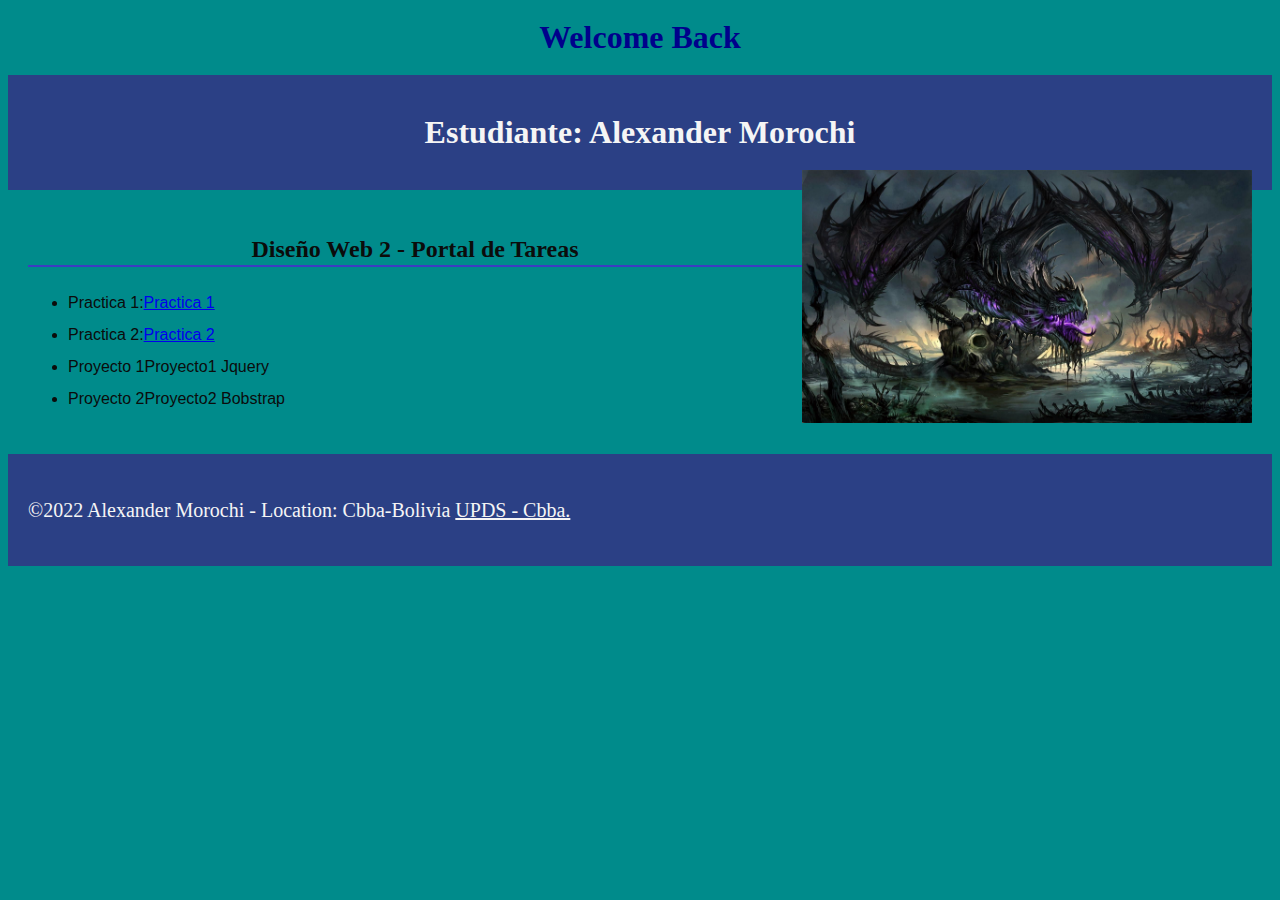
<file: Index.html>
<!DOCTYPE html>
<html lang="es">
<head>
    <meta charset="UTF-8">
    <meta http-equiv="X-UA-Compatible" content="IE=edge">
    <meta name="viewport" content="width=device-width, initial-scale=1.0">
    <link rel="stylesheet" href="Estilos.css">
    <title>PRCTICAS</title>

</head>
<body>
    <h1 style="color: darkblue;">Welcome Back</h1>
    <header>
        <h1>Estudiante: Alexander Morochi</h1>
        <img src="imagenes/perfil.jpg" alt="My Profile Picture" sizes="200px">
      </header> 
      <main>
        <h2>Diseño Web 2 - Portal de Tareas</h2>
        <ul>
          <li> Practica 1:<a href="#">Practica 1 </a></li> 
          <li>Practica 2:<a href="Practica2 Diseño Web2/">Practica 2 </a></li>
          <li>Proyecto 1<a href="Proyecto Diseño Web2/"></a>Proyecto1 Jquery</li>
          <li>Proyecto 2<a href="practica2 Diseño Web2/"></a>Proyecto2 Bobstrap</li>
        </ul>
        
      </main> 
     
      <footer>
        <p>
          &copy;2022 Alexander Morochi - Location: Cbba-Bolivia  
          <a href="http://www.upds.edu.bo/"> UPDS - Cbba.</a>
        </p>
      </footer>
</body>
</html>
</file>
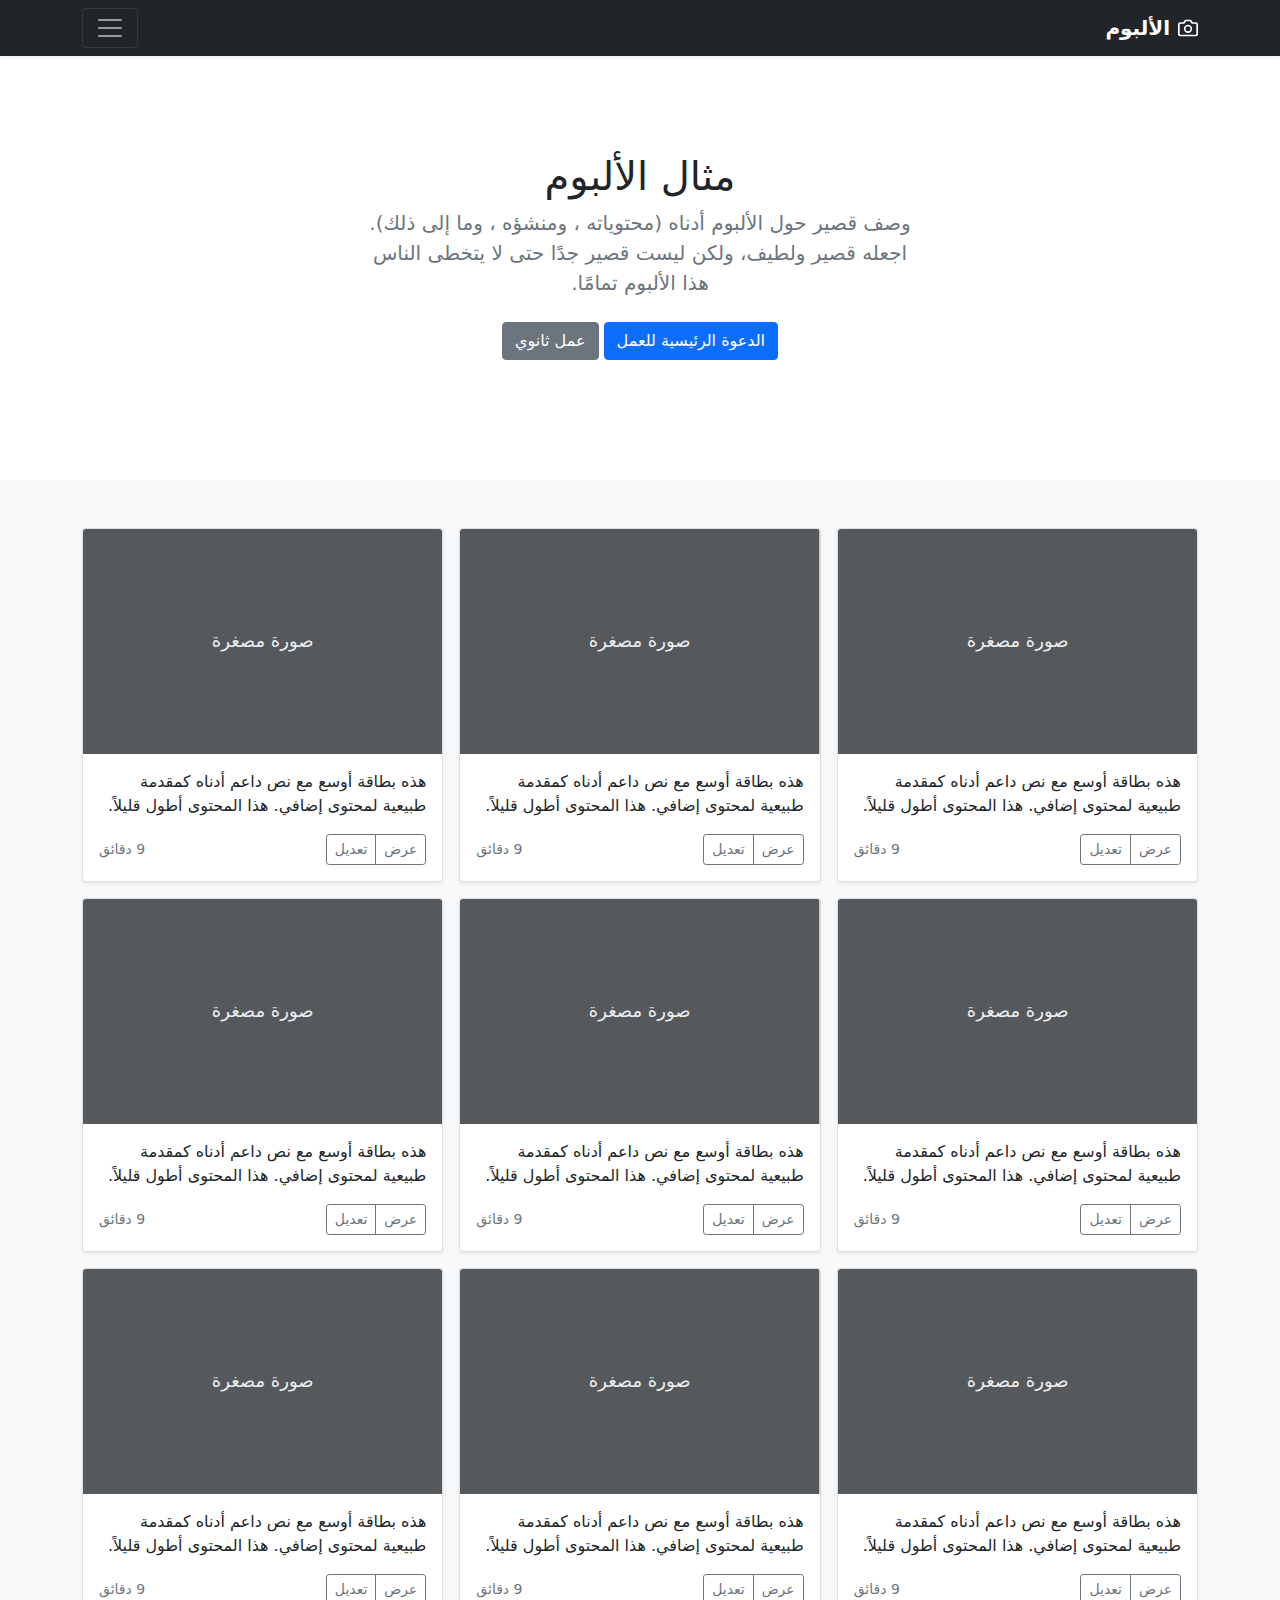
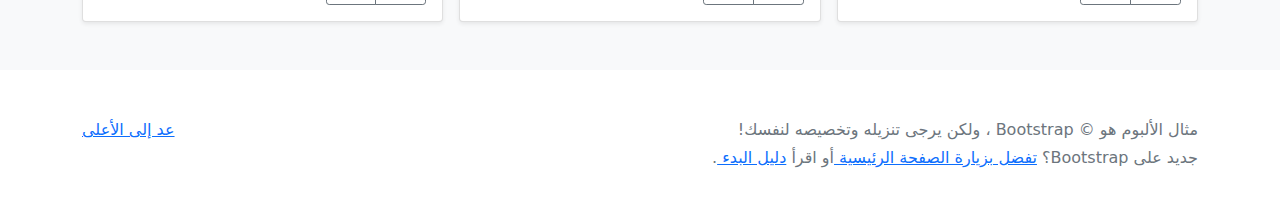
<file: bootstrap-5.1.3-examples/album-rtl/index.html>
<!doctype html>
<html lang="ar" dir="rtl">
  <head>
    <meta charset="utf-8">
    <meta name="viewport" content="width=device-width, initial-scale=1">
    <meta name="description" content="">
    <meta name="author" content="Mark Otto, Jacob Thornton, and Bootstrap contributors">
    <meta name="generator" content="Hugo 0.88.1">
    <title>مثال الألبوم · Bootstrap v5.1</title>

    <link rel="canonical" href="https://getbootstrap.com/docs/5.1/examples/album-rtl/">

    

    <!-- Bootstrap core CSS -->
<link href="../assets/dist/css/bootstrap.rtl.min.css" rel="stylesheet">

    <style>
      .bd-placeholder-img {
        font-size: 1.125rem;
        text-anchor: middle;
        -webkit-user-select: none;
        -moz-user-select: none;
        user-select: none;
      }

      @media (min-width: 768px) {
        .bd-placeholder-img-lg {
          font-size: 3.5rem;
        }
      }
    </style>

    
  </head>
  <body>
    
<header>
  <div class="collapse bg-dark" id="navbarHeader">
    <div class="container">
      <div class="row">
        <div class="col-sm-8 col-md-7 py-4">
          <h4 class="text-white">حول</h4>
          <p class="text-muted">أضف بعض المعلومات حول الألبوم، المؤلف، أو أي سياق خلفية آخر. اجعلها بضع جمل حتى يتمكن الزوار من التقاط بعض التلميحات المفيدة. ثم اربطها ببعض مواقع التواصل الاجتماعي أو معلومات الاتصال.</p>
        </div>
        <div class="col-sm-4 offset-md-1 py-4">
          <h4 class="text-white">تواصل معي</h4>
          <ul class="list-unstyled">
            <li><a href="#" class="text-white">تابعني على تويتر</a></li>
            <li><a href="#" class="text-white">شاركني الإعجاب في فيسبوك</a></li>
            <li><a href="#" class="text-white">راسلني على البريد الإلكتروني</a></li>
          </ul>
        </div>
      </div>
    </div>
  </div>
  <div class="navbar navbar-dark bg-dark shadow-sm">
    <div class="container">
      <a href="#" class="navbar-brand d-flex align-items-center">
        <svg xmlns="http://www.w3.org/2000/svg" width="20" height="20" fill="none" stroke="currentColor" stroke-linecap="round" stroke-linejoin="round" stroke-width="2" aria-hidden="true" class="me-2" viewBox="0 0 24 24"><path d="M23 19a2 2 0 0 1-2 2H3a2 2 0 0 1-2-2V8a2 2 0 0 1 2-2h4l2-3h6l2 3h4a2 2 0 0 1 2 2z"/><circle cx="12" cy="13" r="4"/></svg>
        <strong>الألبوم</strong>
      </a>
      <button class="navbar-toggler" type="button" data-bs-toggle="collapse" data-bs-target="#navbarHeader" aria-controls="navbarHeader" aria-expanded="false" aria-label="تبديل التنقل">
        <span class="navbar-toggler-icon"></span>
      </button>
    </div>
  </div>
</header>

<main>

  <section class="py-5 text-center container">
    <div class="row py-lg-5">
      <div class="col-lg-6 col-md-8 mx-auto">
        <h1 class="fw-light">مثال الألبوم</h1>
        <p class="lead text-muted">وصف قصير حول الألبوم أدناه (محتوياته ، ومنشؤه ، وما إلى ذلك). اجعله قصير ولطيف، ولكن ليست قصير جدًا حتى لا يتخطى الناس هذا الألبوم تمامًا.</p>
        <p>
          <a href="#" class="btn btn-primary my-2">الدعوة الرئيسية للعمل</a>
          <a href="#" class="btn btn-secondary my-2">عمل ثانوي</a>
        </p>
      </div>
    </div>
  </section>

  <div class="album py-5 bg-light">
    <div class="container">

      <div class="row row-cols-1 row-cols-sm-2 row-cols-md-3 g-3">
        <div class="col">
          <div class="card shadow-sm">
            <svg class="bd-placeholder-img card-img-top" width="100%" height="225" xmlns="http://www.w3.org/2000/svg" role="img" aria-label="Placeholder: صورة مصغرة" preserveAspectRatio="xMidYMid slice" focusable="false"><title>Placeholder</title><rect width="100%" height="100%" fill="#55595c"/><text x="50%" y="50%" fill="#eceeef" dy=".3em">صورة مصغرة</text></svg>

            <div class="card-body">
              <p class="card-text">هذه بطاقة أوسع مع نص داعم أدناه كمقدمة طبيعية لمحتوى إضافي. هذا المحتوى أطول قليلاً.</p>
              <div class="d-flex justify-content-between align-items-center">
                <div class="btn-group">
                  <button type="button" class="btn btn-sm btn-outline-secondary">عرض</button>
                  <button type="button" class="btn btn-sm btn-outline-secondary">تعديل</button>
                </div>
                <small class="text-muted">9 دقائق</small>
              </div>
            </div>
          </div>
        </div>
        <div class="col">
          <div class="card shadow-sm">
            <svg class="bd-placeholder-img card-img-top" width="100%" height="225" xmlns="http://www.w3.org/2000/svg" role="img" aria-label="Placeholder: صورة مصغرة" preserveAspectRatio="xMidYMid slice" focusable="false"><title>Placeholder</title><rect width="100%" height="100%" fill="#55595c"/><text x="50%" y="50%" fill="#eceeef" dy=".3em">صورة مصغرة</text></svg>

            <div class="card-body">
              <p class="card-text">هذه بطاقة أوسع مع نص داعم أدناه كمقدمة طبيعية لمحتوى إضافي. هذا المحتوى أطول قليلاً.</p>
              <div class="d-flex justify-content-between align-items-center">
                <div class="btn-group">
                  <button type="button" class="btn btn-sm btn-outline-secondary">عرض</button>
                  <button type="button" class="btn btn-sm btn-outline-secondary">تعديل</button>
                </div>
                <small class="text-muted">9 دقائق</small>
              </div>
            </div>
          </div>
        </div>
        <div class="col">
          <div class="card shadow-sm">
            <svg class="bd-placeholder-img card-img-top" width="100%" height="225" xmlns="http://www.w3.org/2000/svg" role="img" aria-label="Placeholder: صورة مصغرة" preserveAspectRatio="xMidYMid slice" focusable="false"><title>Placeholder</title><rect width="100%" height="100%" fill="#55595c"/><text x="50%" y="50%" fill="#eceeef" dy=".3em">صورة مصغرة</text></svg>

            <div class="card-body">
              <p class="card-text">هذه بطاقة أوسع مع نص داعم أدناه كمقدمة طبيعية لمحتوى إضافي. هذا المحتوى أطول قليلاً.</p>
              <div class="d-flex justify-content-between align-items-center">
                <div class="btn-group">
                  <button type="button" class="btn btn-sm btn-outline-secondary">عرض</button>
                  <button type="button" class="btn btn-sm btn-outline-secondary">تعديل</button>
                </div>
                <small class="text-muted">9 دقائق</small>
              </div>
            </div>
          </div>
        </div>

        <div class="col">
          <div class="card shadow-sm">
            <svg class="bd-placeholder-img card-img-top" width="100%" height="225" xmlns="http://www.w3.org/2000/svg" role="img" aria-label="Placeholder: صورة مصغرة" preserveAspectRatio="xMidYMid slice" focusable="false"><title>Placeholder</title><rect width="100%" height="100%" fill="#55595c"/><text x="50%" y="50%" fill="#eceeef" dy=".3em">صورة مصغرة</text></svg>

            <div class="card-body">
              <p class="card-text">هذه بطاقة أوسع مع نص داعم أدناه كمقدمة طبيعية لمحتوى إضافي. هذا المحتوى أطول قليلاً.</p>
              <div class="d-flex justify-content-between align-items-center">
                <div class="btn-group">
                  <button type="button" class="btn btn-sm btn-outline-secondary">عرض</button>
                  <button type="button" class="btn btn-sm btn-outline-secondary">تعديل</button>
                </div>
                <small class="text-muted">9 دقائق</small>
              </div>
            </div>
          </div>
        </div>
        <div class="col">
          <div class="card shadow-sm">
            <svg class="bd-placeholder-img card-img-top" width="100%" height="225" xmlns="http://www.w3.org/2000/svg" role="img" aria-label="Placeholder: صورة مصغرة" preserveAspectRatio="xMidYMid slice" focusable="false"><title>Placeholder</title><rect width="100%" height="100%" fill="#55595c"/><text x="50%" y="50%" fill="#eceeef" dy=".3em">صورة مصغرة</text></svg>

            <div class="card-body">
              <p class="card-text">هذه بطاقة أوسع مع نص داعم أدناه كمقدمة طبيعية لمحتوى إضافي. هذا المحتوى أطول قليلاً.</p>
              <div class="d-flex justify-content-between align-items-center">
                <div class="btn-group">
                  <button type="button" class="btn btn-sm btn-outline-secondary">عرض</button>
                  <button type="button" class="btn btn-sm btn-outline-secondary">تعديل</button>
                </div>
                <small class="text-muted">9 دقائق</small>
              </div>
            </div>
          </div>
        </div>
        <div class="col">
          <div class="card shadow-sm">
            <svg class="bd-placeholder-img card-img-top" width="100%" height="225" xmlns="http://www.w3.org/2000/svg" role="img" aria-label="Placeholder: صورة مصغرة" preserveAspectRatio="xMidYMid slice" focusable="false"><title>Placeholder</title><rect width="100%" height="100%" fill="#55595c"/><text x="50%" y="50%" fill="#eceeef" dy=".3em">صورة مصغرة</text></svg>

            <div class="card-body">
              <p class="card-text">هذه بطاقة أوسع مع نص داعم أدناه كمقدمة طبيعية لمحتوى إضافي. هذا المحتوى أطول قليلاً.</p>
              <div class="d-flex justify-content-between align-items-center">
                <div class="btn-group">
                  <button type="button" class="btn btn-sm btn-outline-secondary">عرض</button>
                  <button type="button" class="btn btn-sm btn-outline-secondary">تعديل</button>
                </div>
                <small class="text-muted">9 دقائق</small>
              </div>
            </div>
          </div>
        </div>

        <div class="col">
          <div class="card shadow-sm">
            <svg class="bd-placeholder-img card-img-top" width="100%" height="225" xmlns="http://www.w3.org/2000/svg" role="img" aria-label="Placeholder: صورة مصغرة" preserveAspectRatio="xMidYMid slice" focusable="false"><title>Placeholder</title><rect width="100%" height="100%" fill="#55595c"/><text x="50%" y="50%" fill="#eceeef" dy=".3em">صورة مصغرة</text></svg>

            <div class="card-body">
              <p class="card-text">هذه بطاقة أوسع مع نص داعم أدناه كمقدمة طبيعية لمحتوى إضافي. هذا المحتوى أطول قليلاً.</p>
              <div class="d-flex justify-content-between align-items-center">
                <div class="btn-group">
                  <button type="button" class="btn btn-sm btn-outline-secondary">عرض</button>
                  <button type="button" class="btn btn-sm btn-outline-secondary">تعديل</button>
                </div>
                <small class="text-muted">9 دقائق</small>
              </div>
            </div>
          </div>
        </div>
        <div class="col">
          <div class="card shadow-sm">
            <svg class="bd-placeholder-img card-img-top" width="100%" height="225" xmlns="http://www.w3.org/2000/svg" role="img" aria-label="Placeholder: صورة مصغرة" preserveAspectRatio="xMidYMid slice" focusable="false"><title>Placeholder</title><rect width="100%" height="100%" fill="#55595c"/><text x="50%" y="50%" fill="#eceeef" dy=".3em">صورة مصغرة</text></svg>

            <div class="card-body">
              <p class="card-text">هذه بطاقة أوسع مع نص داعم أدناه كمقدمة طبيعية لمحتوى إضافي. هذا المحتوى أطول قليلاً.</p>
              <div class="d-flex justify-content-between align-items-center">
                <div class="btn-group">
                  <button type="button" class="btn btn-sm btn-outline-secondary">عرض</button>
                  <button type="button" class="btn btn-sm btn-outline-secondary">تعديل</button>
                </div>
                <small class="text-muted">9 دقائق</small>
              </div>
            </div>
          </div>
        </div>
        <div class="col">
          <div class="card shadow-sm">
            <svg class="bd-placeholder-img card-img-top" width="100%" height="225" xmlns="http://www.w3.org/2000/svg" role="img" aria-label="Placeholder: صورة مصغرة" preserveAspectRatio="xMidYMid slice" focusable="false"><title>Placeholder</title><rect width="100%" height="100%" fill="#55595c"/><text x="50%" y="50%" fill="#eceeef" dy=".3em">صورة مصغرة</text></svg>

            <div class="card-body">
              <p class="card-text">هذه بطاقة أوسع مع نص داعم أدناه كمقدمة طبيعية لمحتوى إضافي. هذا المحتوى أطول قليلاً.</p>
              <div class="d-flex justify-content-between align-items-center">
                <div class="btn-group">
                  <button type="button" class="btn btn-sm btn-outline-secondary">عرض</button>
                  <button type="button" class="btn btn-sm btn-outline-secondary">تعديل</button>
                </div>
                <small class="text-muted">9 دقائق</small>
              </div>
            </div>
          </div>
        </div>
      </div>
    </div>
  </div>

</main>

<footer class="text-muted py-5">
  <div class="container">
    <p class="float-end mb-1">
      <a href="#">عد إلى الأعلى</a>
    </p>
    <p class="mb-1">مثال الألبوم هو © Bootstrap ، ولكن يرجى تنزيله وتخصيصه لنفسك!</p>
    <p class="mb-0">جديد على Bootstrap؟ <a href="/"> تفضل بزيارة الصفحة الرئيسية </a> أو اقرأ <a href="../getting-started/introduction/ "> دليل البدء </a>.</p>
  </div>
</footer>


    <script src="../assets/dist/js/bootstrap.bundle.min.js"></script>

      
  </body>
</html>
</file>
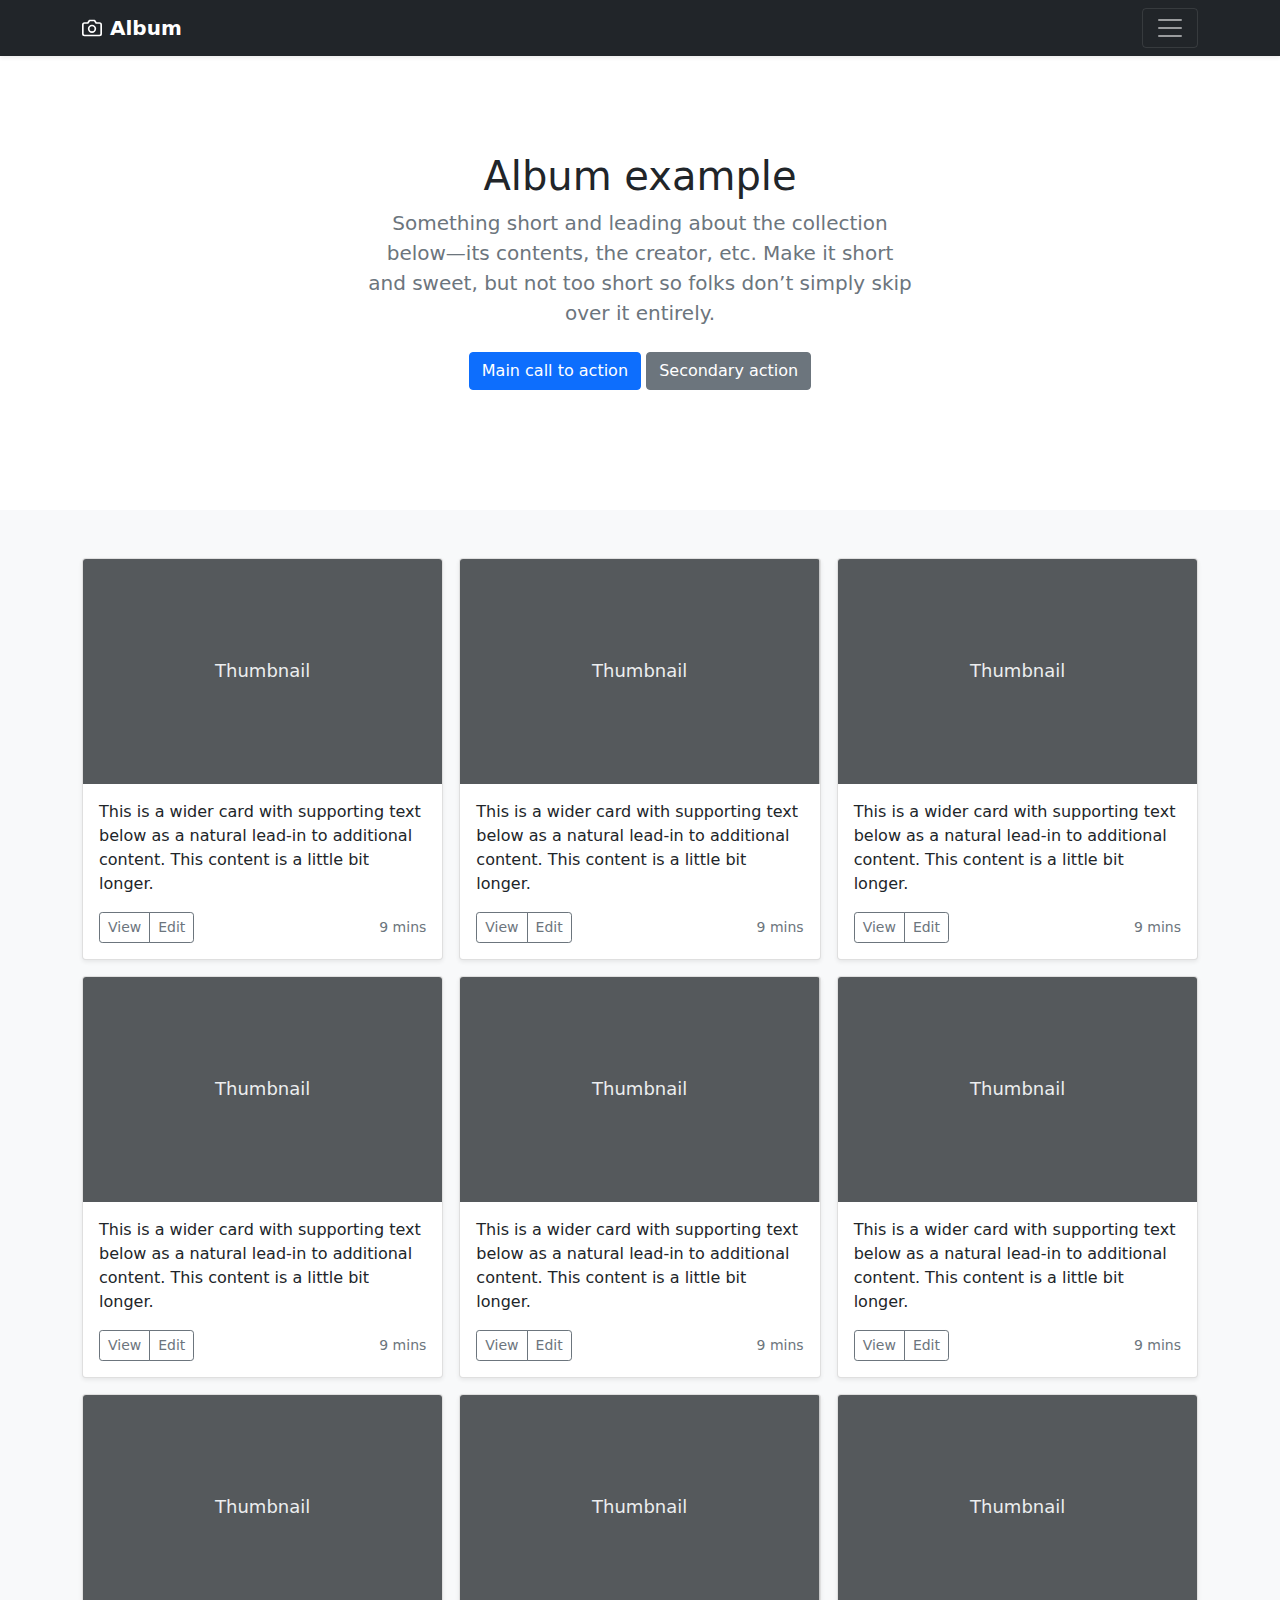
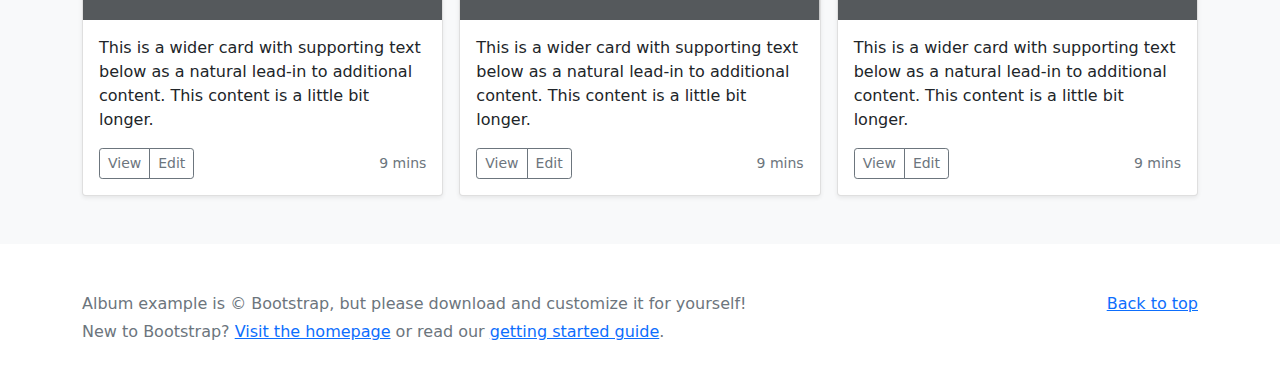
<file: bootstrap-5.1.3-examples/album/index.html>
<!doctype html>
<html lang="en">
  <head>
    <meta charset="utf-8">
    <meta name="viewport" content="width=device-width, initial-scale=1">
    <meta name="description" content="">
    <meta name="author" content="Mark Otto, Jacob Thornton, and Bootstrap contributors">
    <meta name="generator" content="Hugo 0.88.1">
    <title>Album example · Bootstrap v5.1</title>

    <link rel="canonical" href="https://getbootstrap.com/docs/5.1/examples/album/">

    

    <!-- Bootstrap core CSS -->
<link href="../assets/dist/css/bootstrap.min.css" rel="stylesheet">

    <style>
      .bd-placeholder-img {
        font-size: 1.125rem;
        text-anchor: middle;
        -webkit-user-select: none;
        -moz-user-select: none;
        user-select: none;
      }

      @media (min-width: 768px) {
        .bd-placeholder-img-lg {
          font-size: 3.5rem;
        }
      }
    </style>

    
  </head>
  <body>
    
<header>
  <div class="collapse bg-dark" id="navbarHeader">
    <div class="container">
      <div class="row">
        <div class="col-sm-8 col-md-7 py-4">
          <h4 class="text-white">About</h4>
          <p class="text-muted">Add some information about the album below, the author, or any other background context. Make it a few sentences long so folks can pick up some informative tidbits. Then, link them off to some social networking sites or contact information.</p>
        </div>
        <div class="col-sm-4 offset-md-1 py-4">
          <h4 class="text-white">Contact</h4>
          <ul class="list-unstyled">
            <li><a href="#" class="text-white">Follow on Twitter</a></li>
            <li><a href="#" class="text-white">Like on Facebook</a></li>
            <li><a href="#" class="text-white">Email me</a></li>
          </ul>
        </div>
      </div>
    </div>
  </div>
  <div class="navbar navbar-dark bg-dark shadow-sm">
    <div class="container">
      <a href="#" class="navbar-brand d-flex align-items-center">
        <svg xmlns="http://www.w3.org/2000/svg" width="20" height="20" fill="none" stroke="currentColor" stroke-linecap="round" stroke-linejoin="round" stroke-width="2" aria-hidden="true" class="me-2" viewBox="0 0 24 24"><path d="M23 19a2 2 0 0 1-2 2H3a2 2 0 0 1-2-2V8a2 2 0 0 1 2-2h4l2-3h6l2 3h4a2 2 0 0 1 2 2z"/><circle cx="12" cy="13" r="4"/></svg>
        <strong>Album</strong>
      </a>
      <button class="navbar-toggler" type="button" data-bs-toggle="collapse" data-bs-target="#navbarHeader" aria-controls="navbarHeader" aria-expanded="false" aria-label="Toggle navigation">
        <span class="navbar-toggler-icon"></span>
      </button>
    </div>
  </div>
</header>

<main>

  <section class="py-5 text-center container">
    <div class="row py-lg-5">
      <div class="col-lg-6 col-md-8 mx-auto">
        <h1 class="fw-light">Album example</h1>
        <p class="lead text-muted">Something short and leading about the collection below—its contents, the creator, etc. Make it short and sweet, but not too short so folks don’t simply skip over it entirely.</p>
        <p>
          <a href="#" class="btn btn-primary my-2">Main call to action</a>
          <a href="#" class="btn btn-secondary my-2">Secondary action</a>
        </p>
      </div>
    </div>
  </section>

  <div class="album py-5 bg-light">
    <div class="container">

      <div class="row row-cols-1 row-cols-sm-2 row-cols-md-3 g-3">
        <div class="col">
          <div class="card shadow-sm">
            <svg class="bd-placeholder-img card-img-top" width="100%" height="225" xmlns="http://www.w3.org/2000/svg" role="img" aria-label="Placeholder: Thumbnail" preserveAspectRatio="xMidYMid slice" focusable="false"><title>Placeholder</title><rect width="100%" height="100%" fill="#55595c"/><text x="50%" y="50%" fill="#eceeef" dy=".3em">Thumbnail</text></svg>

            <div class="card-body">
              <p class="card-text">This is a wider card with supporting text below as a natural lead-in to additional content. This content is a little bit longer.</p>
              <div class="d-flex justify-content-between align-items-center">
                <div class="btn-group">
                  <button type="button" class="btn btn-sm btn-outline-secondary">View</button>
                  <button type="button" class="btn btn-sm btn-outline-secondary">Edit</button>
                </div>
                <small class="text-muted">9 mins</small>
              </div>
            </div>
          </div>
        </div>
        <div class="col">
          <div class="card shadow-sm">
            <svg class="bd-placeholder-img card-img-top" width="100%" height="225" xmlns="http://www.w3.org/2000/svg" role="img" aria-label="Placeholder: Thumbnail" preserveAspectRatio="xMidYMid slice" focusable="false"><title>Placeholder</title><rect width="100%" height="100%" fill="#55595c"/><text x="50%" y="50%" fill="#eceeef" dy=".3em">Thumbnail</text></svg>

            <div class="card-body">
              <p class="card-text">This is a wider card with supporting text below as a natural lead-in to additional content. This content is a little bit longer.</p>
              <div class="d-flex justify-content-between align-items-center">
                <div class="btn-group">
                  <button type="button" class="btn btn-sm btn-outline-secondary">View</button>
                  <button type="button" class="btn btn-sm btn-outline-secondary">Edit</button>
                </div>
                <small class="text-muted">9 mins</small>
              </div>
            </div>
          </div>
        </div>
        <div class="col">
          <div class="card shadow-sm">
            <svg class="bd-placeholder-img card-img-top" width="100%" height="225" xmlns="http://www.w3.org/2000/svg" role="img" aria-label="Placeholder: Thumbnail" preserveAspectRatio="xMidYMid slice" focusable="false"><title>Placeholder</title><rect width="100%" height="100%" fill="#55595c"/><text x="50%" y="50%" fill="#eceeef" dy=".3em">Thumbnail</text></svg>

            <div class="card-body">
              <p class="card-text">This is a wider card with supporting text below as a natural lead-in to additional content. This content is a little bit longer.</p>
              <div class="d-flex justify-content-between align-items-center">
                <div class="btn-group">
                  <button type="button" class="btn btn-sm btn-outline-secondary">View</button>
                  <button type="button" class="btn btn-sm btn-outline-secondary">Edit</button>
                </div>
                <small class="text-muted">9 mins</small>
              </div>
            </div>
          </div>
        </div>

        <div class="col">
          <div class="card shadow-sm">
            <svg class="bd-placeholder-img card-img-top" width="100%" height="225" xmlns="http://www.w3.org/2000/svg" role="img" aria-label="Placeholder: Thumbnail" preserveAspectRatio="xMidYMid slice" focusable="false"><title>Placeholder</title><rect width="100%" height="100%" fill="#55595c"/><text x="50%" y="50%" fill="#eceeef" dy=".3em">Thumbnail</text></svg>

            <div class="card-body">
              <p class="card-text">This is a wider card with supporting text below as a natural lead-in to additional content. This content is a little bit longer.</p>
              <div class="d-flex justify-content-between align-items-center">
                <div class="btn-group">
                  <button type="button" class="btn btn-sm btn-outline-secondary">View</button>
                  <button type="button" class="btn btn-sm btn-outline-secondary">Edit</button>
                </div>
                <small class="text-muted">9 mins</small>
              </div>
            </div>
          </div>
        </div>
        <div class="col">
          <div class="card shadow-sm">
            <svg class="bd-placeholder-img card-img-top" width="100%" height="225" xmlns="http://www.w3.org/2000/svg" role="img" aria-label="Placeholder: Thumbnail" preserveAspectRatio="xMidYMid slice" focusable="false"><title>Placeholder</title><rect width="100%" height="100%" fill="#55595c"/><text x="50%" y="50%" fill="#eceeef" dy=".3em">Thumbnail</text></svg>

            <div class="card-body">
              <p class="card-text">This is a wider card with supporting text below as a natural lead-in to additional content. This content is a little bit longer.</p>
              <div class="d-flex justify-content-between align-items-center">
                <div class="btn-group">
                  <button type="button" class="btn btn-sm btn-outline-secondary">View</button>
                  <button type="button" class="btn btn-sm btn-outline-secondary">Edit</button>
                </div>
                <small class="text-muted">9 mins</small>
              </div>
            </div>
          </div>
        </div>
        <div class="col">
          <div class="card shadow-sm">
            <svg class="bd-placeholder-img card-img-top" width="100%" height="225" xmlns="http://www.w3.org/2000/svg" role="img" aria-label="Placeholder: Thumbnail" preserveAspectRatio="xMidYMid slice" focusable="false"><title>Placeholder</title><rect width="100%" height="100%" fill="#55595c"/><text x="50%" y="50%" fill="#eceeef" dy=".3em">Thumbnail</text></svg>

            <div class="card-body">
              <p class="card-text">This is a wider card with supporting text below as a natural lead-in to additional content. This content is a little bit longer.</p>
              <div class="d-flex justify-content-between align-items-center">
                <div class="btn-group">
                  <button type="button" class="btn btn-sm btn-outline-secondary">View</button>
                  <button type="button" class="btn btn-sm btn-outline-secondary">Edit</button>
                </div>
                <small class="text-muted">9 mins</small>
              </div>
            </div>
          </div>
        </div>

        <div class="col">
          <div class="card shadow-sm">
            <svg class="bd-placeholder-img card-img-top" width="100%" height="225" xmlns="http://www.w3.org/2000/svg" role="img" aria-label="Placeholder: Thumbnail" preserveAspectRatio="xMidYMid slice" focusable="false"><title>Placeholder</title><rect width="100%" height="100%" fill="#55595c"/><text x="50%" y="50%" fill="#eceeef" dy=".3em">Thumbnail</text></svg>

            <div class="card-body">
              <p class="card-text">This is a wider card with supporting text below as a natural lead-in to additional content. This content is a little bit longer.</p>
              <div class="d-flex justify-content-between align-items-center">
                <div class="btn-group">
                  <button type="button" class="btn btn-sm btn-outline-secondary">View</button>
                  <button type="button" class="btn btn-sm btn-outline-secondary">Edit</button>
                </div>
                <small class="text-muted">9 mins</small>
              </div>
            </div>
          </div>
        </div>
        <div class="col">
          <div class="card shadow-sm">
            <svg class="bd-placeholder-img card-img-top" width="100%" height="225" xmlns="http://www.w3.org/2000/svg" role="img" aria-label="Placeholder: Thumbnail" preserveAspectRatio="xMidYMid slice" focusable="false"><title>Placeholder</title><rect width="100%" height="100%" fill="#55595c"/><text x="50%" y="50%" fill="#eceeef" dy=".3em">Thumbnail</text></svg>

            <div class="card-body">
              <p class="card-text">This is a wider card with supporting text below as a natural lead-in to additional content. This content is a little bit longer.</p>
              <div class="d-flex justify-content-between align-items-center">
                <div class="btn-group">
                  <button type="button" class="btn btn-sm btn-outline-secondary">View</button>
                  <button type="button" class="btn btn-sm btn-outline-secondary">Edit</button>
                </div>
                <small class="text-muted">9 mins</small>
              </div>
            </div>
          </div>
        </div>
        <div class="col">
          <div class="card shadow-sm">
            <svg class="bd-placeholder-img card-img-top" width="100%" height="225" xmlns="http://www.w3.org/2000/svg" role="img" aria-label="Placeholder: Thumbnail" preserveAspectRatio="xMidYMid slice" focusable="false"><title>Placeholder</title><rect width="100%" height="100%" fill="#55595c"/><text x="50%" y="50%" fill="#eceeef" dy=".3em">Thumbnail</text></svg>

            <div class="card-body">
              <p class="card-text">This is a wider card with supporting text below as a natural lead-in to additional content. This content is a little bit longer.</p>
              <div class="d-flex justify-content-between align-items-center">
                <div class="btn-group">
                  <button type="button" class="btn btn-sm btn-outline-secondary">View</button>
                  <button type="button" class="btn btn-sm btn-outline-secondary">Edit</button>
                </div>
                <small class="text-muted">9 mins</small>
              </div>
            </div>
          </div>
        </div>
      </div>
    </div>
  </div>

</main>

<footer class="text-muted py-5">
  <div class="container">
    <p class="float-end mb-1">
      <a href="#">Back to top</a>
    </p>
    <p class="mb-1">Album example is &copy; Bootstrap, but please download and customize it for yourself!</p>
    <p class="mb-0">New to Bootstrap? <a href="/">Visit the homepage</a> or read our <a href="../getting-started/introduction/">getting started guide</a>.</p>
  </div>
</footer>


    <script src="../assets/dist/js/bootstrap.bundle.min.js"></script>

      
  </body>
</html>
</file>
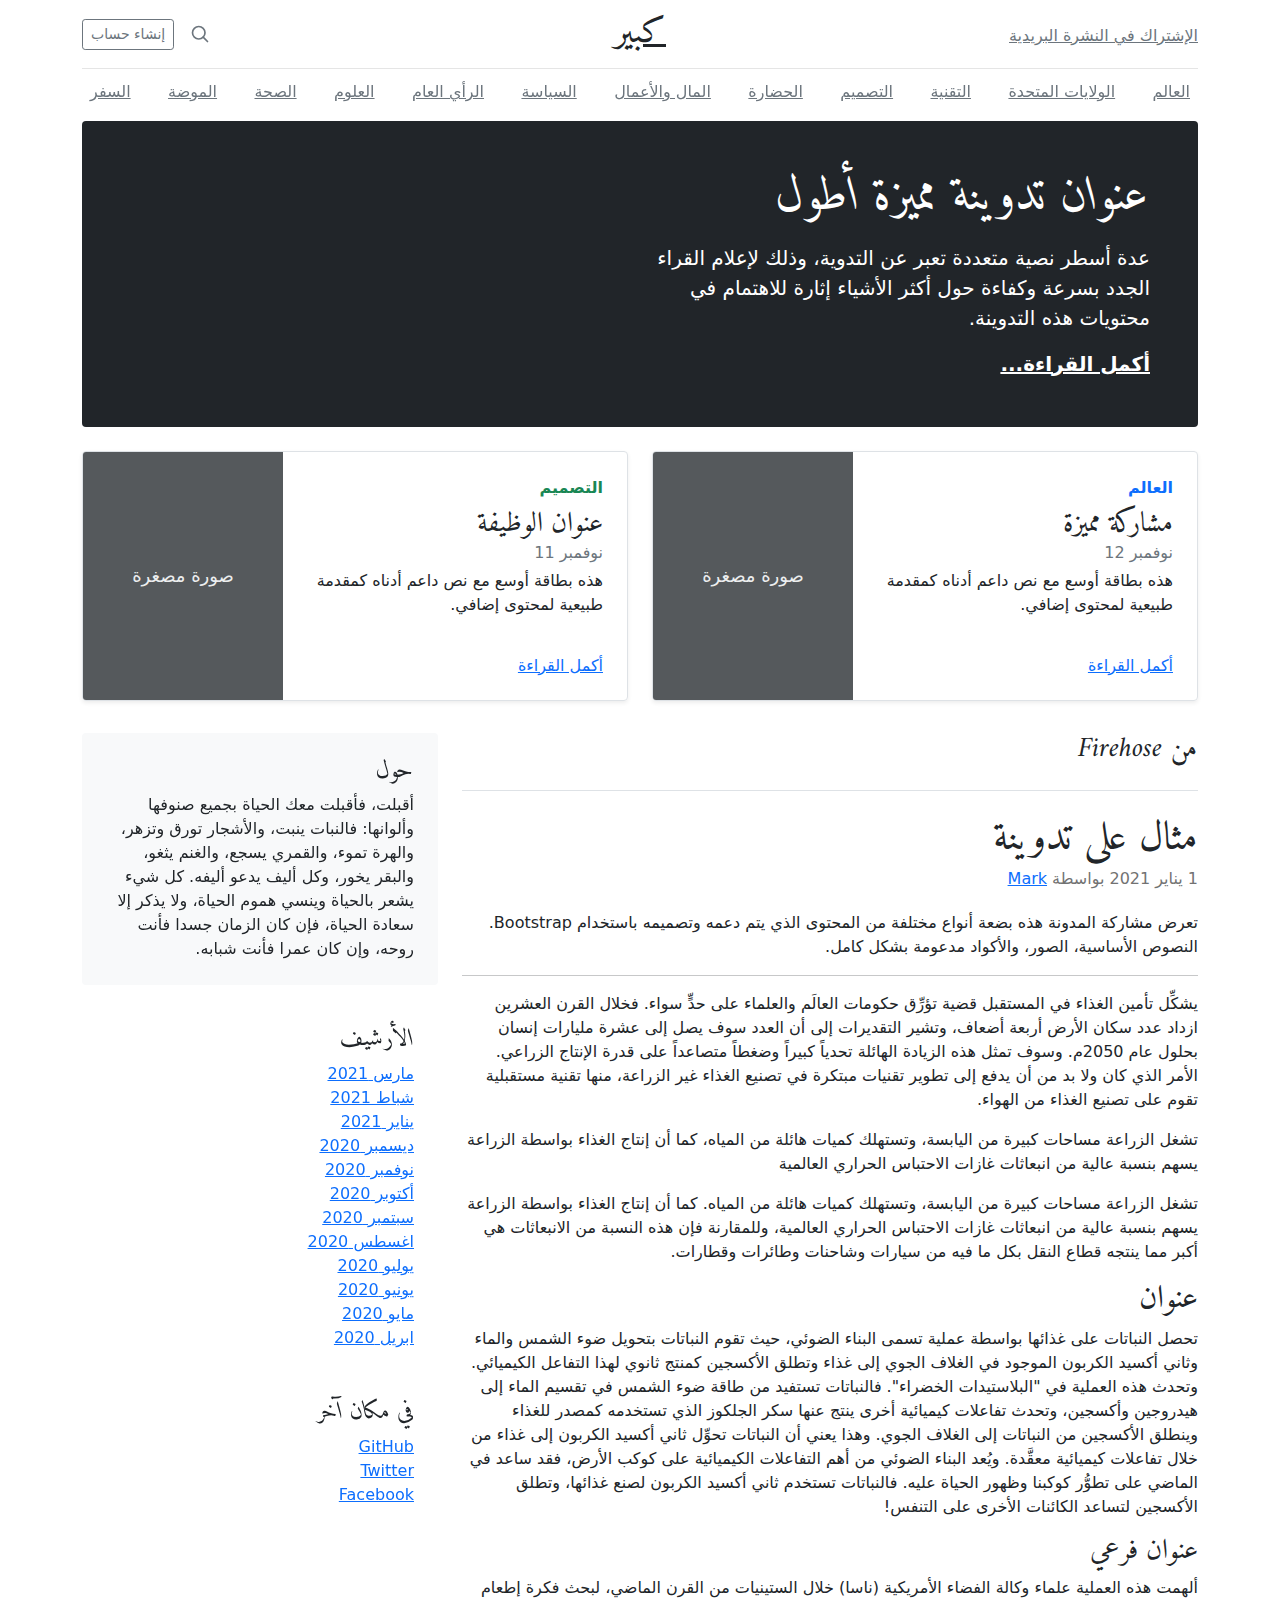
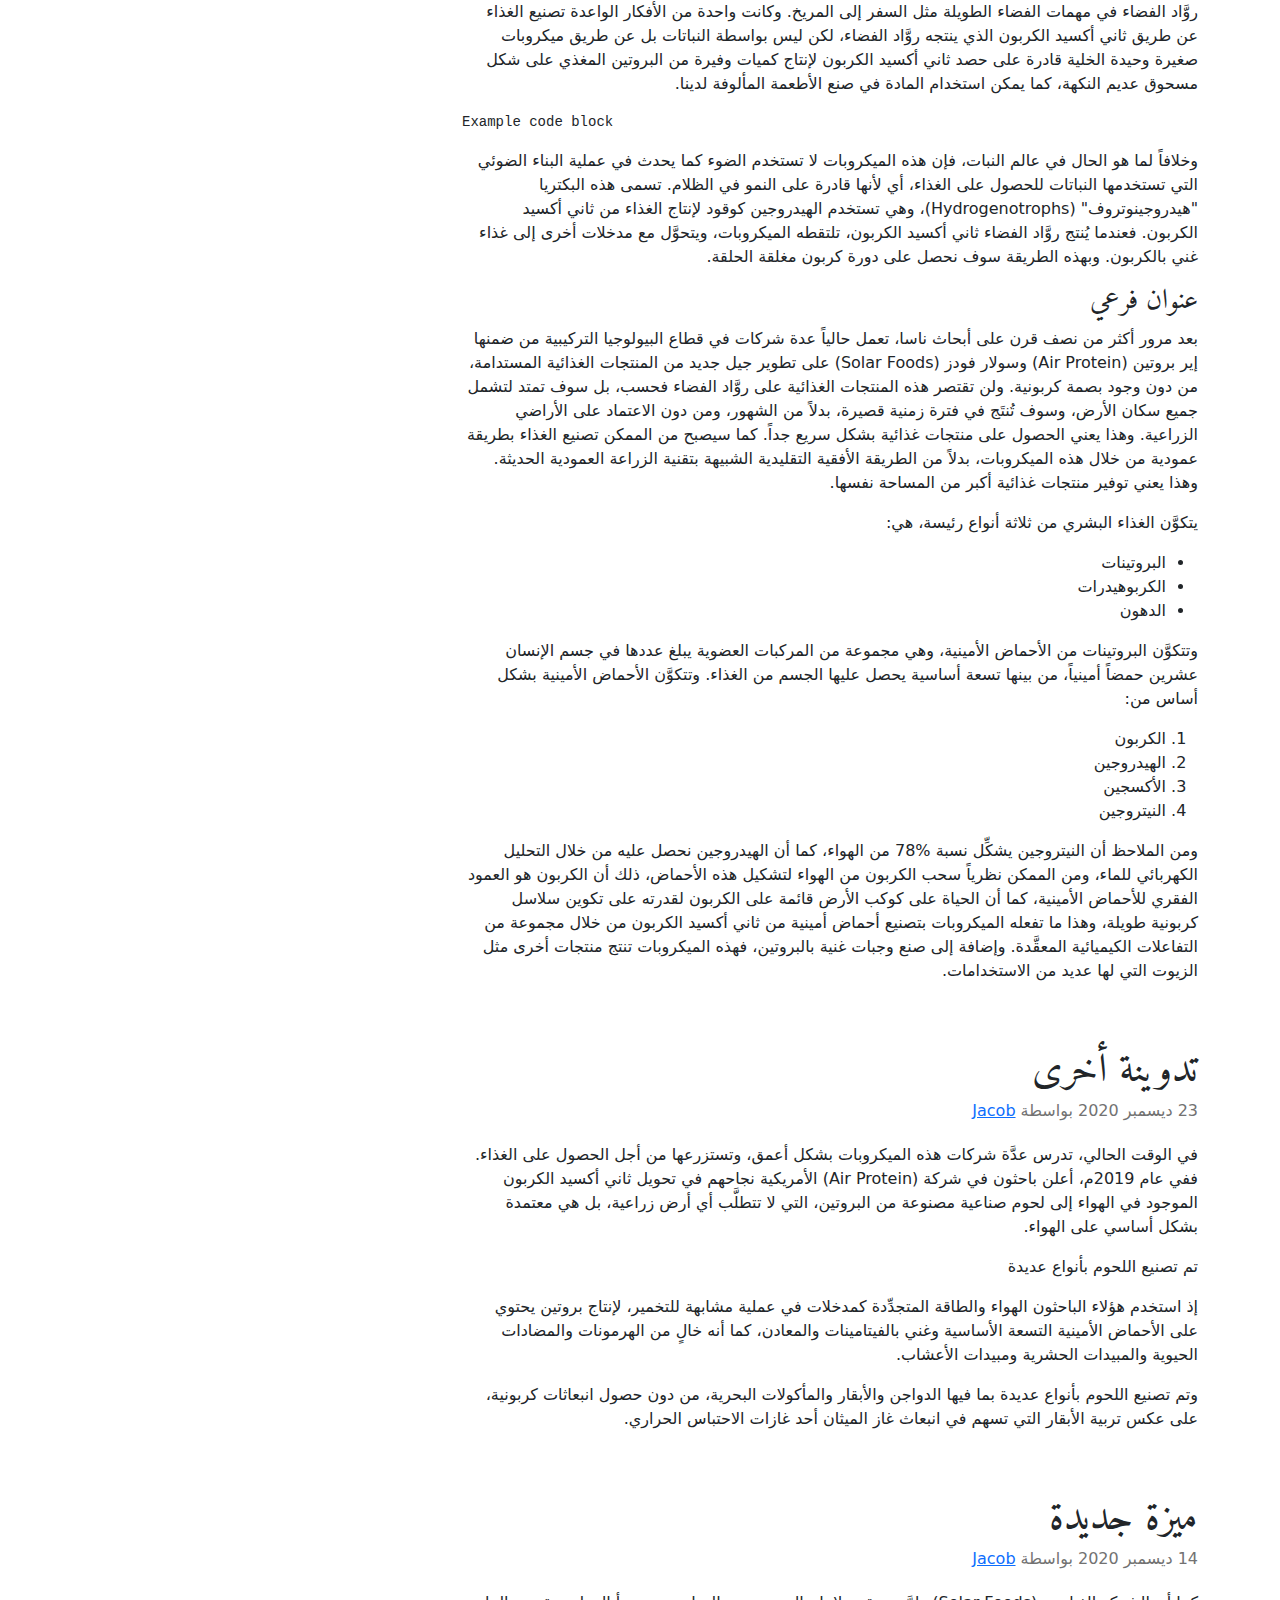
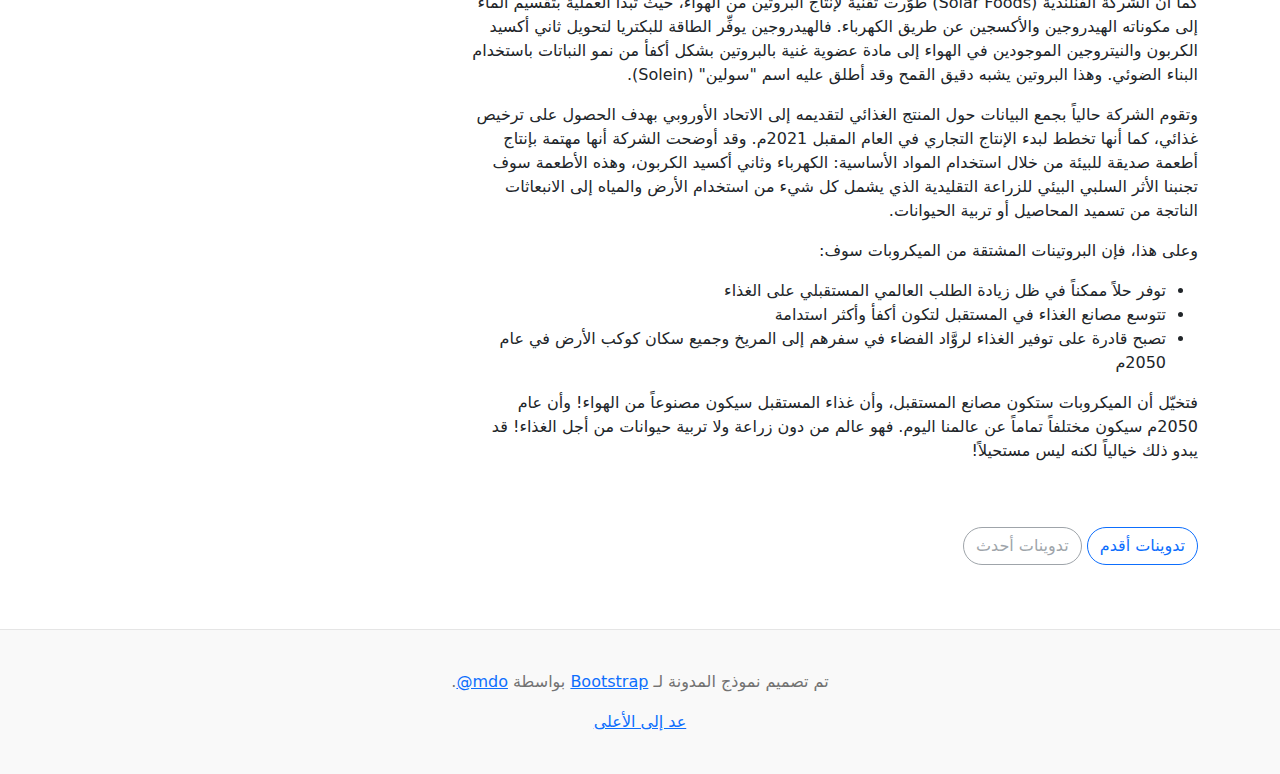
<file: bootstrap-5.1.3-examples/blog-rtl/index.html>
<!doctype html>
<html lang="ar" dir="rtl">
  <head>
    <meta charset="utf-8">
    <meta name="viewport" content="width=device-width, initial-scale=1">
    <meta name="description" content="">
    <meta name="author" content="Mark Otto, Jacob Thornton, and Bootstrap contributors">
    <meta name="generator" content="Hugo 0.88.1">
    <title>قالب المدونة · Bootstrap v5.1</title>

    <link rel="canonical" href="https://getbootstrap.com/docs/5.1/examples/blog-rtl/">

    

    <!-- Bootstrap core CSS -->
<link href="../assets/dist/css/bootstrap.rtl.min.css" rel="stylesheet">

    <style>
      .bd-placeholder-img {
        font-size: 1.125rem;
        text-anchor: middle;
        -webkit-user-select: none;
        -moz-user-select: none;
        user-select: none;
      }

      @media (min-width: 768px) {
        .bd-placeholder-img-lg {
          font-size: 3.5rem;
        }
      }
    </style>

    
    <!-- Custom styles for this template -->
    <link href="https://fonts.googleapis.com/css?family=Amiri:wght@400;700&amp;display=swap" rel="stylesheet">
    <!-- Custom styles for this template -->
    <link href="../blog/blog.rtl.css" rel="stylesheet">
  </head>
  <body>
    
<div class="container">
  <header class="blog-header py-3">
    <div class="row flex-nowrap justify-content-between align-items-center">
      <div class="col-4 pt-1">
        <a class="link-secondary" href="#">الإشتراك في النشرة البريدية</a>
      </div>
      <div class="col-4 text-center">
        <a class="blog-header-logo text-dark" href="#">كبير</a>
      </div>
      <div class="col-4 d-flex justify-content-end align-items-center">
        <a class="link-secondary" href="#" aria-label="بحث">
          <svg xmlns="http://www.w3.org/2000/svg" width="20" height="20" fill="none" stroke="currentColor" stroke-linecap="round" stroke-linejoin="round" stroke-width="2" class="mx-3" role="img" viewBox="0 0 24 24"><title>بحث</title><circle cx="10.5" cy="10.5" r="7.5"/><path d="M21 21l-5.2-5.2"/></svg>
        </a>
        <a class="btn btn-sm btn-outline-secondary" href="#">إنشاء حساب</a>
      </div>
    </div>
  </header>

  <div class="nav-scroller py-1 mb-2">
    <nav class="nav d-flex justify-content-between">
      <a class="p-2 link-secondary" href="#">العالم</a>
      <a class="p-2 link-secondary" href="#">الولايات المتحدة</a>
      <a class="p-2 link-secondary" href="#">التقنية</a>
      <a class="p-2 link-secondary" href="#">التصميم</a>
      <a class="p-2 link-secondary" href="#">الحضارة</a>
      <a class="p-2 link-secondary" href="#">المال والأعمال</a>
      <a class="p-2 link-secondary" href="#">السياسة</a>
      <a class="p-2 link-secondary" href="#">الرأي العام</a>
      <a class="p-2 link-secondary" href="#">العلوم</a>
      <a class="p-2 link-secondary" href="#">الصحة</a>
      <a class="p-2 link-secondary" href="#">الموضة</a>
      <a class="p-2 link-secondary" href="#">السفر</a>
    </nav>
  </div>
</div>

<main class="container">
  <div class="p-4 p-md-5 mb-4 text-white rounded bg-dark">
    <div class="col-md-6 px-0">
      <h1 class="display-4 fst-italic">عنوان تدوينة مميزة أطول</h1>
      <p class="lead my-3">عدة أسطر نصية متعددة تعبر عن التدوية، وذلك لإعلام القراء الجدد بسرعة وكفاءة حول أكثر الأشياء إثارة للاهتمام في محتويات هذه التدوينة.</p>
      <p class="lead mb-0"><a href="#" class="text-white fw-bold">أكمل القراءة...</a></p>
    </div>
  </div>

  <div class="row mb-2">
    <div class="col-md-6">
      <div class="row g-0 border rounded overflow-hidden flex-md-row mb-4 shadow-sm h-md-250 position-relative">
        <div class="col p-4 d-flex flex-column position-static">
          <strong class="d-inline-block mb-2 text-primary">العالم</strong>
          <h3 class="mb-0">مشاركة مميزة</h3>
          <div class="mb-1 text-muted">نوفمبر 12</div>
          <p class="card-text mb-auto">هذه بطاقة أوسع مع نص داعم أدناه كمقدمة طبيعية لمحتوى إضافي.</p>
          <a href="#" class="stretched-link">أكمل القراءة</a>
        </div>
        <div class="col-auto d-none d-lg-block">
          <svg class="bd-placeholder-img" width="200" height="250" xmlns="http://www.w3.org/2000/svg" role="img" aria-label="Placeholder: صورة مصغرة" preserveAspectRatio="xMidYMid slice" focusable="false"><title>Placeholder</title><rect width="100%" height="100%" fill="#55595c"/><text x="50%" y="50%" fill="#eceeef" dy=".3em">صورة مصغرة</text></svg>

        </div>
      </div>
    </div>
    <div class="col-md-6">
      <div class="row g-0 border rounded overflow-hidden flex-md-row mb-4 shadow-sm h-md-250 position-relative">
        <div class="col p-4 d-flex flex-column position-static">
          <strong class="d-inline-block mb-2 text-success">التصميم</strong>
          <h3 class="mb-0">عنوان الوظيفة</h3>
          <div class="mb-1 text-muted">نوفمبر 11</div>
          <p class="mb-auto">هذه بطاقة أوسع مع نص داعم أدناه كمقدمة طبيعية لمحتوى إضافي.</p>
          <a href="#" class="stretched-link">أكمل القراءة</a>
        </div>
        <div class="col-auto d-none d-lg-block">
          <svg class="bd-placeholder-img" width="200" height="250" xmlns="http://www.w3.org/2000/svg" role="img" aria-label="Placeholder: صورة مصغرة" preserveAspectRatio="xMidYMid slice" focusable="false"><title>Placeholder</title><rect width="100%" height="100%" fill="#55595c"/><text x="50%" y="50%" fill="#eceeef" dy=".3em">صورة مصغرة</text></svg>

        </div>
      </div>
    </div>
  </div>

  <div class="row">
    <div class="col-md-8">
      <h3 class="pb-4 mb-4 fst-italic border-bottom">
        من Firehose
      </h3>

      <article class="blog-post">
        <h2 class="blog-post-title">مثال على تدوينة</h2>
        <p class="blog-post-meta">1 يناير 2021 بواسطة <a href="#"> Mark </a></p>

        <p>تعرض مشاركة المدونة هذه بضعة أنواع مختلفة من المحتوى الذي يتم دعمه وتصميمه باستخدام Bootstrap. النصوص الأساسية، الصور، والأكواد مدعومة بشكل كامل.</p>
        <hr>
        <p>يشكِّل تأمين الغذاء في المستقبل قضية تؤرِّق حكومات العالَم والعلماء على حدٍّ سواء. فخلال القرن العشرين ازداد عدد سكان الأرض أربعة أضعاف، وتشير التقديرات إلى أن العدد سوف يصل إلى عشرة مليارات إنسان بحلول عام 2050م. وسوف تمثل هذه الزيادة الهائلة تحدياً كبيراً وضغطاً متصاعداً على قدرة الإنتاج الزراعي. الأمر الذي كان ولا بد من أن يدفع إلى تطوير تقنيات مبتكرة في تصنيع الغذاء غير الزراعة، منها تقنية مستقبلية تقوم على تصنيع الغذاء من الهواء.</p>
        <blockquote>
          <p>تشغل الزراعة مساحات كبيرة من اليابسة، وتستهلك كميات هائلة من المياه، كما أن إنتاج الغذاء بواسطة الزراعة يسهم بنسبة عالية من انبعاثات غازات الاحتباس الحراري العالمية</p>
        </blockquote>
        <p>تشغل الزراعة مساحات كبيرة من اليابسة، وتستهلك كميات هائلة من المياه. كما أن إنتاج الغذاء بواسطة الزراعة يسهم بنسبة عالية من انبعاثات غازات الاحتباس الحراري العالمية، وللمقارنة فإن هذه النسبة من الانبعاثات هي أكبر مما ينتجه قطاع النقل بكل ما فيه من سيارات وشاحنات وطائرات وقطارات.</p>
        <h2>عنوان</h2>
        <p>تحصل النباتات على غذائها بواسطة عملية تسمى البناء الضوئي، حيث تقوم النباتات بتحويل ضوء الشمس والماء وثاني أكسيد الكربون الموجود في الغلاف الجوي إلى غذاء وتطلق الأكسجين كمنتج ثانوي لهذا التفاعل الكيميائي. وتحدث هذه العملية في "البلاستيدات الخضراء". فالنباتات تستفيد من طاقة ضوء الشمس في تقسيم الماء إلى هيدروجين وأكسجين، وتحدث تفاعلات كيميائية أخرى ينتج عنها سكر الجلكوز الذي تستخدمه كمصدر للغذاء وينطلق الأكسجين من النباتات إلى الغلاف الجوي. وهذا يعني أن النباتات تحوِّل ثاني أكسيد الكربون إلى غذاء من خلال تفاعلات كيميائية معقَّدة. ويُعد البناء الضوئي من أهم التفاعلات الكيميائية على كوكب الأرض، فقد ساعد في الماضي على تطوُّر كوكبنا وظهور الحياة عليه. فالنباتات تستخدم ثاني أكسيد الكربون لصنع غذائها، وتطلق الأكسجين لتساعد الكائنات الأخرى على التنفس!</p>
        <h3>عنوان فرعي</h3>
        <p>ألهمت هذه العملية علماء وكالة الفضاء الأمريكية (ناسا) خلال الستينيات من القرن الماضي، لبحث فكرة إطعام روَّاد الفضاء في مهمات الفضاء الطويلة مثل السفر إلى المريخ. وكانت واحدة من الأفكار الواعدة تصنيع الغذاء عن طريق ثاني أكسيد الكربون الذي ينتجه روَّاد الفضاء، لكن ليس بواسطة النباتات بل عن طريق ميكروبات صغيرة وحيدة الخلية قادرة على حصد ثاني أكسيد الكربون لإنتاج كميات وفيرة من البروتين المغذي على شكل مسحوق عديم النكهة، كما يمكن استخدام المادة في صنع الأطعمة المألوفة لدينا.</p>
        <pre><code>Example code block</code></pre>
        <p>وخلافاً لما هو الحال في عالم النبات، فإن هذه الميكروبات لا تستخدم الضوء كما يحدث في عملية البناء الضوئي التي تستخدمها النباتات للحصول على الغذاء، أي لأنها قادرة على النمو في الظلام. تسمى هذه البكتريا "هيدروجينوتروف" (Hydrogenotrophs)، وهي تستخدم الهيدروجين كوقود لإنتاج الغذاء من ثاني أكسيد الكربون. فعندما يُنتج روَّاد الفضاء ثاني أكسيد الكربون، تلتقطه الميكروبات، ويتحوَّل مع مدخلات أخرى إلى غذاء غني بالكربون. وبهذه الطريقة سوف نحصل على دورة كربون مغلقة الحلقة.</p>
        <h3>عنوان فرعي</h3>
        <p>بعد مرور أكثر من نصف قرن على أبحاث ناسا، تعمل حالياً عدة شركات في قطاع البيولوجيا التركيبية من ضمنها إير بروتين (Air Protein) وسولار فودز (Solar Foods) على تطوير جيل جديد من المنتجات الغذائية المستدامة، من دون وجود بصمة كربونية. ولن تقتصر هذه المنتجات الغذائية على روَّاد الفضاء فحسب، بل سوف تمتد لتشمل جميع سكان الأرض، وسوف تُنتَج في فترة زمنية قصيرة، بدلاً من الشهور، ومن دون الاعتماد على الأراضي الزراعية. وهذا يعني الحصول على منتجات غذائية بشكل سريع جداً. كما سيصبح من الممكن تصنيع الغذاء بطريقة عمودية من خلال هذه الميكروبات، بدلاً من الطريقة الأفقية التقليدية الشبيهة بتقنية الزراعة العمودية الحديثة. وهذا يعني توفير منتجات غذائية أكبر من المساحة نفسها.</p>
        <p>يتكوَّن الغذاء البشري من ثلاثة أنواع رئيسة، هي:</p>
        <ul>
          <li>البروتينات</li>
          <li>الكربوهيدرات</li>
          <li>الدهون</li>
        </ul>
        <p>وتتكوَّن البروتينات من الأحماض الأمينية، وهي مجموعة من المركبات العضوية يبلغ عددها في جسم الإنسان عشرين حمضاً أمينياً، من بينها تسعة أساسية يحصل عليها الجسم من الغذاء. وتتكوَّن الأحماض الأمينية بشكل أساس من:</p>
        <ol>
          <li>الكربون</li>
          <li>الهيدروجين</li>
          <li>الأكسجين</li>
          <li>النيتروجين</li>
        </ol>
        <p>ومن الملاحظ أن النيتروجين يشكِّل نسبة %78 من الهواء، كما أن الهيدروجين نحصل عليه من خلال التحليل الكهربائي للماء، ومن الممكن نظرياً سحب الكربون من الهواء لتشكيل هذه الأحماض، ذلك أن الكربون هو العمود الفقري للأحماض الأمينية، كما أن الحياة على كوكب الأرض قائمة على الكربون لقدرته على تكوين سلاسل كربونية طويلة، وهذا ما تفعله الميكروبات بتصنيع أحماض أمينية من ثاني أكسيد الكربون من خلال مجموعة من التفاعلات الكيميائية المعقَّدة. وإضافة إلى صنع وجبات غنية بالبروتين، فهذه الميكروبات تنتج منتجات أخرى مثل الزيوت التي لها عديد من الاستخدامات.</p>
      </article>

      <article class="blog-post">
        <h2 class="blog-post-title">تدوينة أخرى</h2>
        <p class="blog-post-meta">23 ديسمبر 2020 بواسطة <a href="#">Jacob</a></p>

        <p>في الوقت الحالي، تدرس عدَّة شركات هذه الميكروبات بشكل أعمق، وتستزرعها من أجل الحصول على الغذاء. ففي عام 2019م، أعلن باحثون في شركة (Air Protein) الأمريكية نجاحهم في تحويل ثاني أكسيد الكربون الموجود في الهواء إلى لحوم صناعية مصنوعة من البروتين، التي لا تتطلَّب أي أرض زراعية، بل هي معتمدة بشكل أساسي على الهواء.</p>
        <blockquote>
          <p>تم تصنيع اللحوم بأنواع عديدة</p>
        </blockquote>
        <p>إذ استخدم هؤلاء الباحثون الهواء والطاقة المتجدِّدة كمدخلات في عملية مشابهة للتخمير، لإنتاج بروتين يحتوي على الأحماض الأمينية التسعة الأساسية وغني بالفيتامينات والمعادن، كما أنه خالٍ من الهرمونات والمضادات الحيوية والمبيدات الحشرية ومبيدات الأعشاب.</p>
        <p> وتم تصنيع اللحوم بأنواع عديدة بما فيها الدواجن والأبقار والمأكولات البحرية، من دون حصول انبعاثات كربونية، على عكس تربية الأبقار التي تسهم في انبعاث غاز الميثان أحد غازات الاحتباس الحراري.</p>
      </article>

      <article class="blog-post">
        <h2 class="blog-post-title">ميزة جديدة</h2>
        <p class="blog-post-meta">14 ديسمبر 2020 بواسطة <a href="#">Jacob</a></p>

        <p>كما أن الشركة الفنلندية (Solar Foods) طوَّرت تقنية لإنتاج البروتين من الهواء، حيث تبدأ العملية بتقسيم الماء إلى مكوناته الهيدروجين والأكسجين عن طريق الكهرباء. فالهيدروجين يوفِّر الطاقة للبكتريا لتحويل ثاني أكسيد الكربون والنيتروجين الموجودين في الهواء إلى مادة عضوية غنية بالبروتين بشكل أكفأ من نمو النباتات باستخدام البناء الضوئي. وهذا البروتين يشبه دقيق القمح وقد أطلق عليه اسم "سولين" (Solein).</p>
        <p>وتقوم الشركة حالياً بجمع البيانات حول المنتج الغذائي لتقديمه إلى الاتحاد الأوروبي بهدف الحصول على ترخيص غذائي، كما أنها تخطط لبدء الإنتاج التجاري في العام المقبل 2021م. وقد أوضحت الشركة أنها مهتمة بإنتاج أطعمة صديقة للبيئة من خلال استخدام المواد الأساسية: الكهرباء وثاني أكسيد الكربون، وهذه الأطعمة سوف تجنبنا الأثر السلبي البيئي للزراعة التقليدية الذي يشمل كل شيء من استخدام الأرض والمياه إلى الانبعاثات الناتجة من تسميد المحاصيل أو تربية الحيوانات.</p>
        <p>وعلى هذا، فإن البروتينات المشتقة من الميكروبات سوف:</p>
        <ul>
          <li>توفر حلاً ممكناً في ظل زيادة الطلب العالمي المستقبلي على الغذاء</li>
          <li>تتوسع مصانع الغذاء في المستقبل لتكون أكفأ وأكثر استدامة</li>
          <li>تصبح قادرة على توفير الغذاء لروَّاد الفضاء في سفرهم إلى المريخ وجميع سكان كوكب الأرض في عام 2050م</li>
        </ul>
        <p>فتخيّل أن الميكروبات ستكون مصانع المستقبل، وأن غذاء المستقبل سيكون مصنوعاً من الهواء! وأن عام 2050م سيكون مختلفاً تماماً عن عالمنا اليوم. فهو عالم من دون زراعة ولا تربية حيوانات من أجل الغذاء! قد يبدو ذلك خيالياً لكنه ليس مستحيلاً!</p>
      </article>

      <nav class="blog-pagination" aria-label="Pagination">
        <a class="btn btn-outline-primary" href="#">تدوينات أقدم</a>
        <a class="btn btn-outline-secondary disabled">تدوينات أحدث</a>
      </nav>

    </div>

    <div class="col-md-4">
      <div class="position-sticky" style="top: 2rem;">
        <div class="p-4 mb-3 bg-light rounded">
          <h4 class="fst-italic">حول</h4>
          <p class="mb-0">أقبلت، فأقبلت معك الحياة بجميع صنوفها وألوانها: فالنبات ينبت، والأشجار تورق وتزهر، والهرة تموء، والقمري يسجع، والغنم يثغو، والبقر يخور، وكل أليف يدعو أليفه. كل شيء يشعر بالحياة وينسي هموم الحياة، ولا يذكر إلا سعادة الحياة، فإن كان الزمان جسدا فأنت روحه، وإن كان عمرا فأنت شبابه.</p>
        </div>

        <div class="p-4">
          <h4 class="fst-italic">الأرشيف</h4>
          <ol class="list-unstyled mb-0">
            <li><a href="#">مارس 2021</a></li>
            <li><a href="#">شباط 2021</a></li>
            <li><a href="#">يناير 2021</a></li>
            <li><a href="#">ديسمبر 2020</a></li>
            <li><a href="#">نوفمبر 2020</a></li>
            <li><a href="#">أكتوبر 2020</a></li>
            <li><a href="#">سبتمبر 2020</a></li>
            <li><a href="#">اغسطس 2020</a></li>
            <li><a href="#">يوليو 2020</a></li>
            <li><a href="#">يونيو 2020</a></li>
            <li><a href="#">مايو 2020</a></li>
            <li><a href="#">ابريل 2020</a></li>
          </ol>
        </div>

        <div class="p-4">
          <h4 class="fst-italic">في مكان آخر</h4>
          <ol class="list-unstyled">
            <li><a href="#">GitHub</a></li>
            <li><a href="#">Twitter</a></li>
            <li><a href="#">Facebook</a></li>
          </ol>
        </div>
      </div>
    </div>
  </div>

</main>

<footer class="blog-footer">
  <p>تم تصميم نموذج المدونة لـ <a href="https://getbootstrap.com/">Bootstrap</a> بواسطة <a href="https://twitter.com/mdo"><bdi lang="en" dir="ltr">@mdo</bdi></a>.</p>
  <p>
    <a href="#">عد إلى الأعلى</a>
  </p>
</footer>


    
  </body>
</html>
</file>
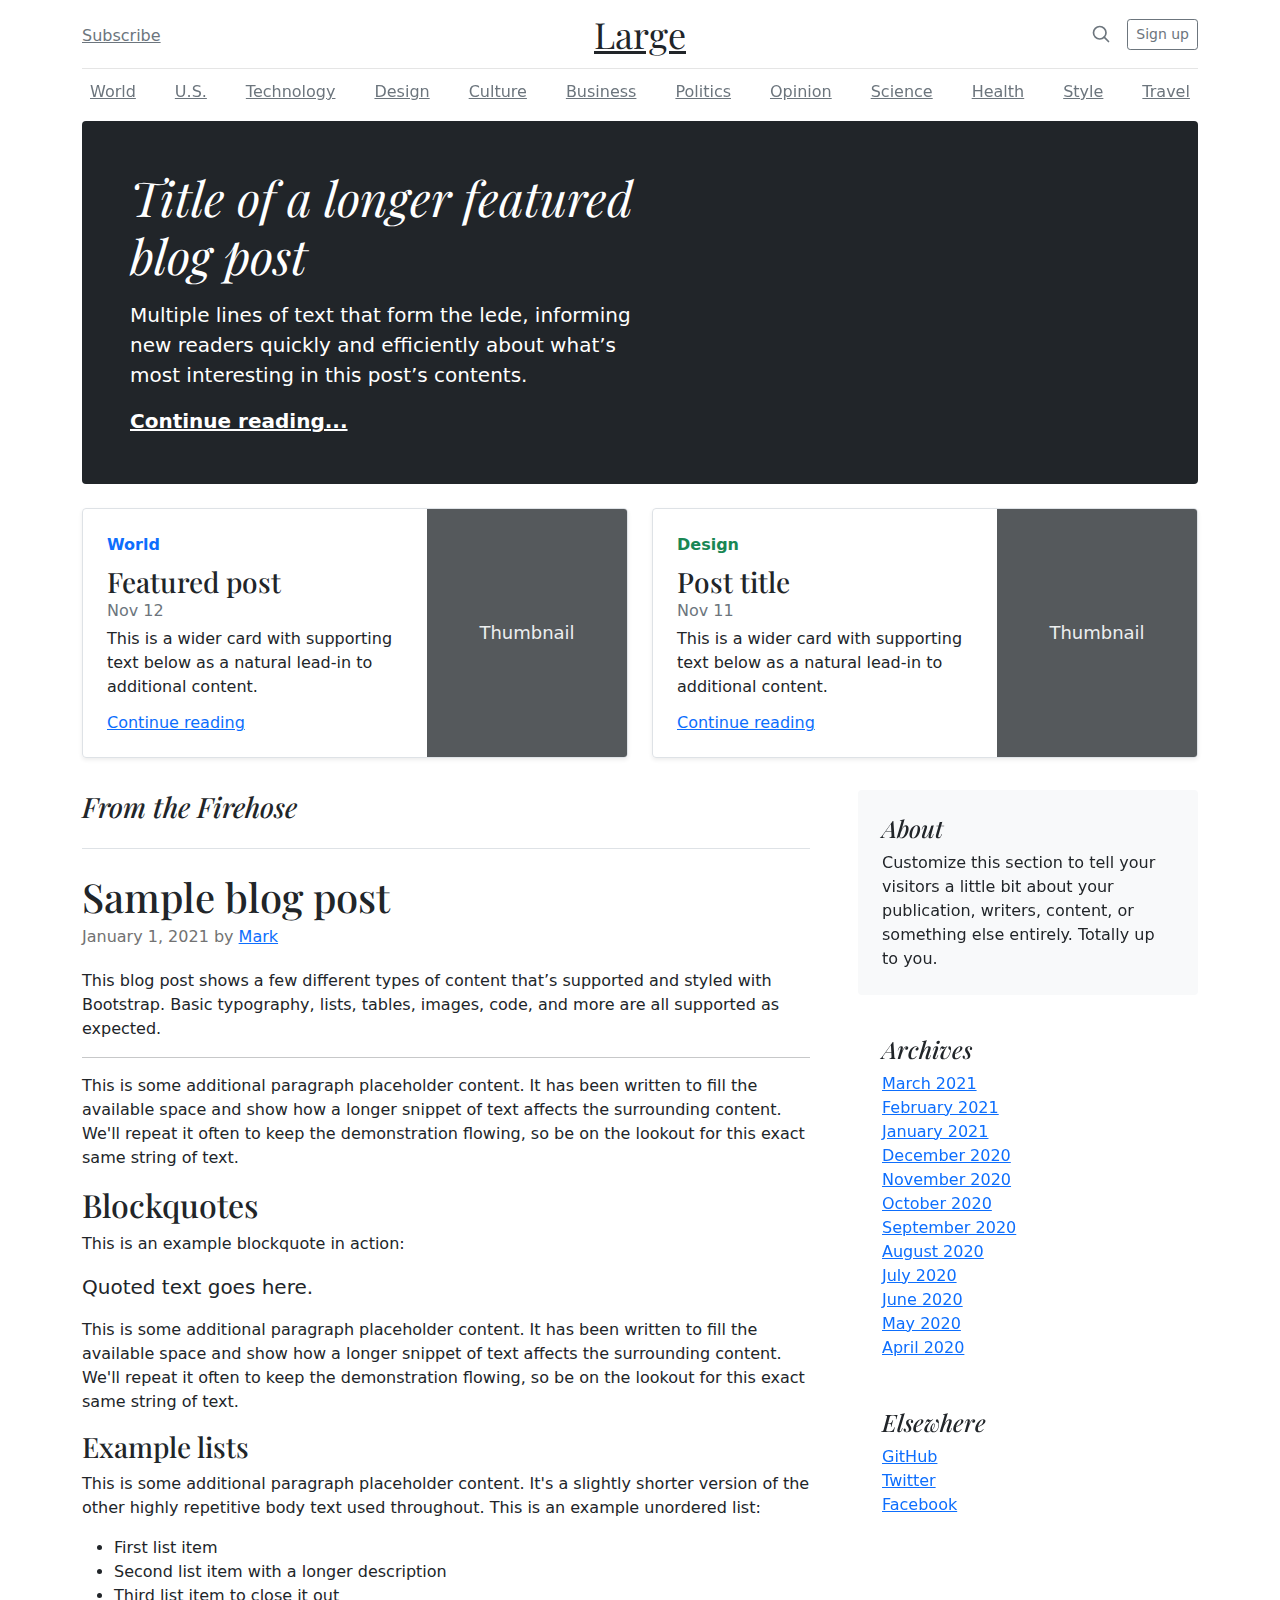
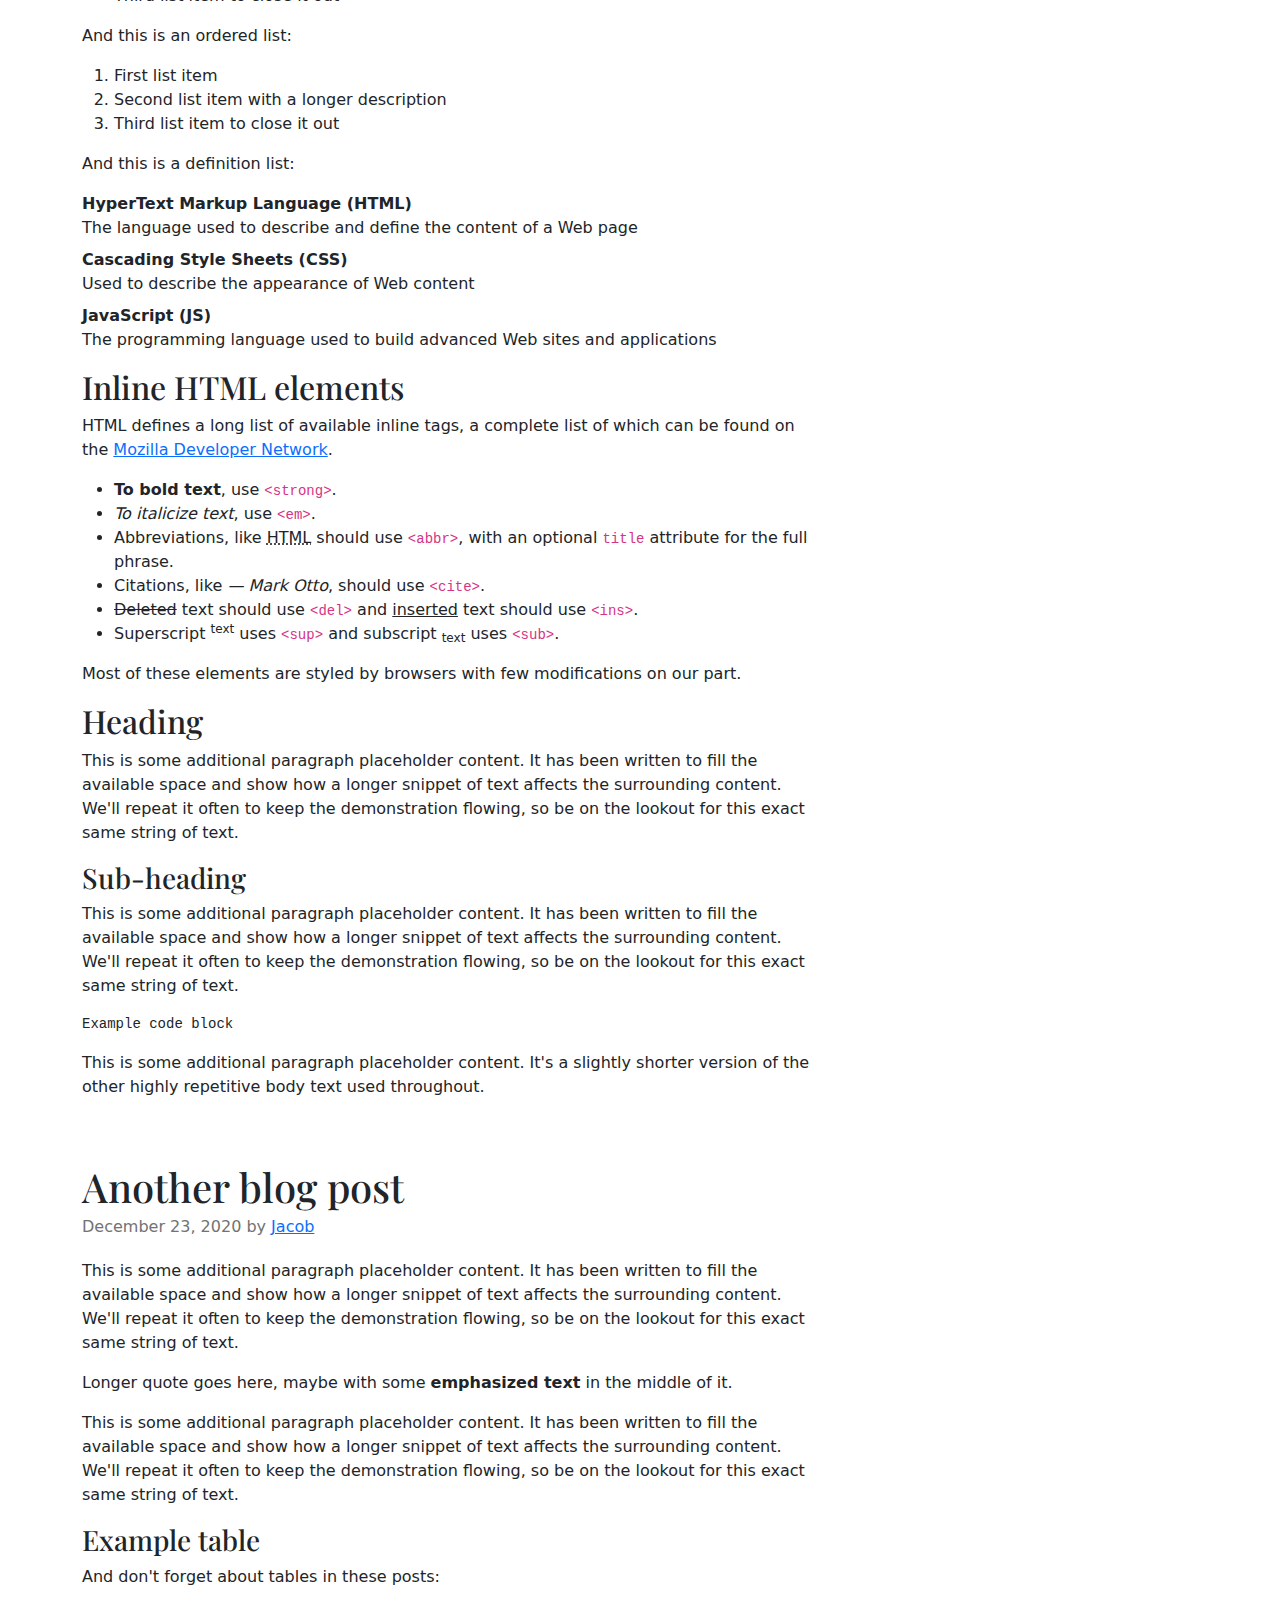
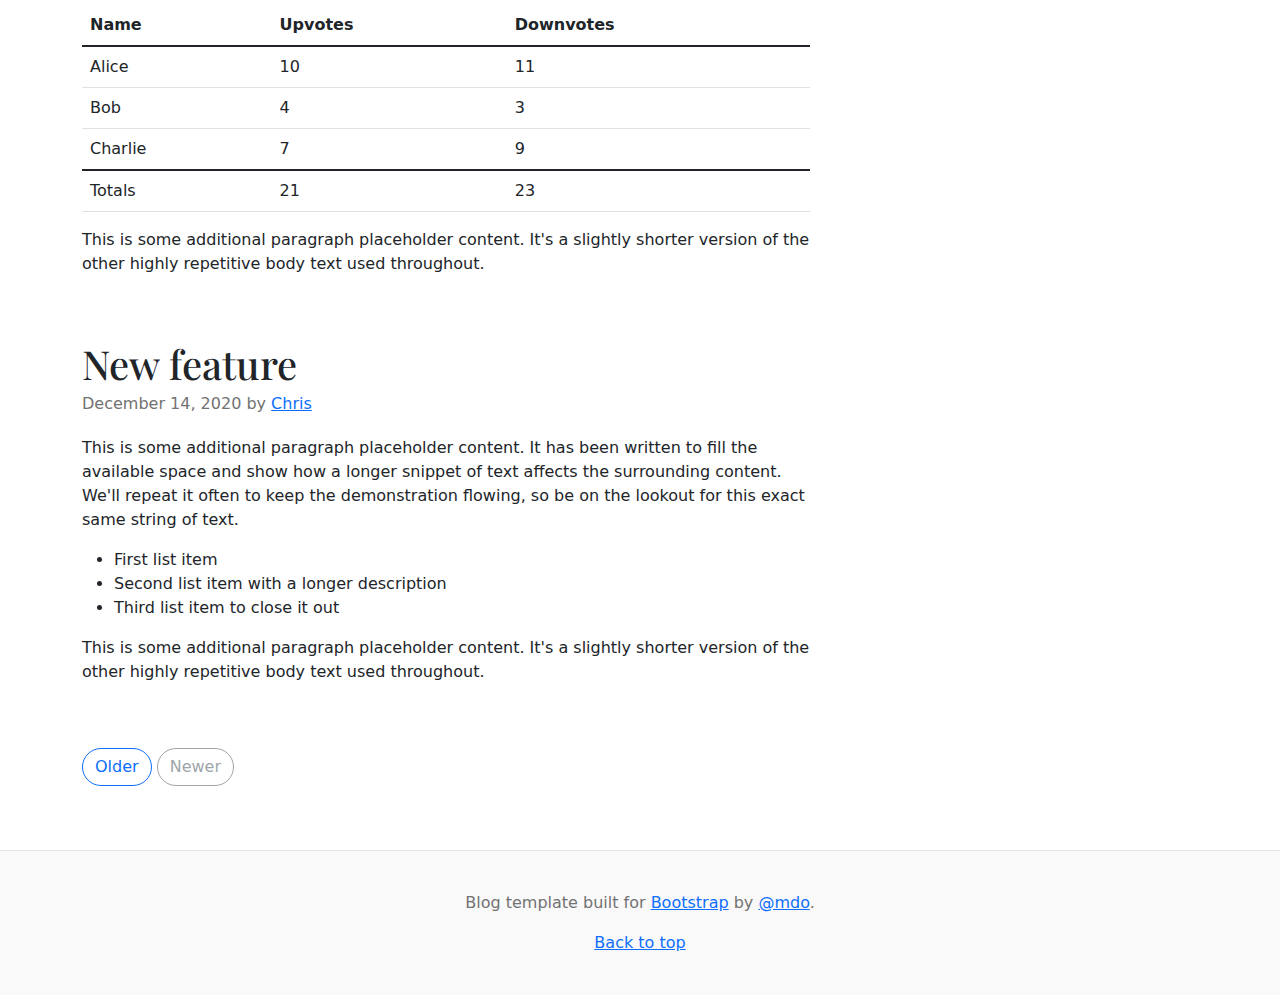
<file: bootstrap-5.1.3-examples/blog/index.html>
<!doctype html>
<html lang="en">
  <head>
    <meta charset="utf-8">
    <meta name="viewport" content="width=device-width, initial-scale=1">
    <meta name="description" content="">
    <meta name="author" content="Mark Otto, Jacob Thornton, and Bootstrap contributors">
    <meta name="generator" content="Hugo 0.88.1">
    <title>Blog Template · Bootstrap v5.1</title>

    <link rel="canonical" href="https://getbootstrap.com/docs/5.1/examples/blog/">

    

    <!-- Bootstrap core CSS -->
<link href="../assets/dist/css/bootstrap.min.css" rel="stylesheet">

    <style>
      .bd-placeholder-img {
        font-size: 1.125rem;
        text-anchor: middle;
        -webkit-user-select: none;
        -moz-user-select: none;
        user-select: none;
      }

      @media (min-width: 768px) {
        .bd-placeholder-img-lg {
          font-size: 3.5rem;
        }
      }
    </style>

    
    <!-- Custom styles for this template -->
    <link href="https://fonts.googleapis.com/css?family=Playfair&#43;Display:700,900&amp;display=swap" rel="stylesheet">
    <!-- Custom styles for this template -->
    <link href="blog.css" rel="stylesheet">
  </head>
  <body>
    
<div class="container">
  <header class="blog-header py-3">
    <div class="row flex-nowrap justify-content-between align-items-center">
      <div class="col-4 pt-1">
        <a class="link-secondary" href="#">Subscribe</a>
      </div>
      <div class="col-4 text-center">
        <a class="blog-header-logo text-dark" href="#">Large</a>
      </div>
      <div class="col-4 d-flex justify-content-end align-items-center">
        <a class="link-secondary" href="#" aria-label="Search">
          <svg xmlns="http://www.w3.org/2000/svg" width="20" height="20" fill="none" stroke="currentColor" stroke-linecap="round" stroke-linejoin="round" stroke-width="2" class="mx-3" role="img" viewBox="0 0 24 24"><title>Search</title><circle cx="10.5" cy="10.5" r="7.5"/><path d="M21 21l-5.2-5.2"/></svg>
        </a>
        <a class="btn btn-sm btn-outline-secondary" href="#">Sign up</a>
      </div>
    </div>
  </header>

  <div class="nav-scroller py-1 mb-2">
    <nav class="nav d-flex justify-content-between">
      <a class="p-2 link-secondary" href="#">World</a>
      <a class="p-2 link-secondary" href="#">U.S.</a>
      <a class="p-2 link-secondary" href="#">Technology</a>
      <a class="p-2 link-secondary" href="#">Design</a>
      <a class="p-2 link-secondary" href="#">Culture</a>
      <a class="p-2 link-secondary" href="#">Business</a>
      <a class="p-2 link-secondary" href="#">Politics</a>
      <a class="p-2 link-secondary" href="#">Opinion</a>
      <a class="p-2 link-secondary" href="#">Science</a>
      <a class="p-2 link-secondary" href="#">Health</a>
      <a class="p-2 link-secondary" href="#">Style</a>
      <a class="p-2 link-secondary" href="#">Travel</a>
    </nav>
  </div>
</div>

<main class="container">
  <div class="p-4 p-md-5 mb-4 text-white rounded bg-dark">
    <div class="col-md-6 px-0">
      <h1 class="display-4 fst-italic">Title of a longer featured blog post</h1>
      <p class="lead my-3">Multiple lines of text that form the lede, informing new readers quickly and efficiently about what’s most interesting in this post’s contents.</p>
      <p class="lead mb-0"><a href="#" class="text-white fw-bold">Continue reading...</a></p>
    </div>
  </div>

  <div class="row mb-2">
    <div class="col-md-6">
      <div class="row g-0 border rounded overflow-hidden flex-md-row mb-4 shadow-sm h-md-250 position-relative">
        <div class="col p-4 d-flex flex-column position-static">
          <strong class="d-inline-block mb-2 text-primary">World</strong>
          <h3 class="mb-0">Featured post</h3>
          <div class="mb-1 text-muted">Nov 12</div>
          <p class="card-text mb-auto">This is a wider card with supporting text below as a natural lead-in to additional content.</p>
          <a href="#" class="stretched-link">Continue reading</a>
        </div>
        <div class="col-auto d-none d-lg-block">
          <svg class="bd-placeholder-img" width="200" height="250" xmlns="http://www.w3.org/2000/svg" role="img" aria-label="Placeholder: Thumbnail" preserveAspectRatio="xMidYMid slice" focusable="false"><title>Placeholder</title><rect width="100%" height="100%" fill="#55595c"/><text x="50%" y="50%" fill="#eceeef" dy=".3em">Thumbnail</text></svg>

        </div>
      </div>
    </div>
    <div class="col-md-6">
      <div class="row g-0 border rounded overflow-hidden flex-md-row mb-4 shadow-sm h-md-250 position-relative">
        <div class="col p-4 d-flex flex-column position-static">
          <strong class="d-inline-block mb-2 text-success">Design</strong>
          <h3 class="mb-0">Post title</h3>
          <div class="mb-1 text-muted">Nov 11</div>
          <p class="mb-auto">This is a wider card with supporting text below as a natural lead-in to additional content.</p>
          <a href="#" class="stretched-link">Continue reading</a>
        </div>
        <div class="col-auto d-none d-lg-block">
          <svg class="bd-placeholder-img" width="200" height="250" xmlns="http://www.w3.org/2000/svg" role="img" aria-label="Placeholder: Thumbnail" preserveAspectRatio="xMidYMid slice" focusable="false"><title>Placeholder</title><rect width="100%" height="100%" fill="#55595c"/><text x="50%" y="50%" fill="#eceeef" dy=".3em">Thumbnail</text></svg>

        </div>
      </div>
    </div>
  </div>

  <div class="row g-5">
    <div class="col-md-8">
      <h3 class="pb-4 mb-4 fst-italic border-bottom">
        From the Firehose
      </h3>

      <article class="blog-post">
        <h2 class="blog-post-title">Sample blog post</h2>
        <p class="blog-post-meta">January 1, 2021 by <a href="#">Mark</a></p>

        <p>This blog post shows a few different types of content that’s supported and styled with Bootstrap. Basic typography, lists, tables, images, code, and more are all supported as expected.</p>
        <hr>
        <p>This is some additional paragraph placeholder content. It has been written to fill the available space and show how a longer snippet of text affects the surrounding content. We'll repeat it often to keep the demonstration flowing, so be on the lookout for this exact same string of text.</p>
        <h2>Blockquotes</h2>
        <p>This is an example blockquote in action:</p>
        <blockquote class="blockquote">
          <p>Quoted text goes here.</p>
        </blockquote>
        <p>This is some additional paragraph placeholder content. It has been written to fill the available space and show how a longer snippet of text affects the surrounding content. We'll repeat it often to keep the demonstration flowing, so be on the lookout for this exact same string of text.</p>
        <h3>Example lists</h3>
        <p>This is some additional paragraph placeholder content. It's a slightly shorter version of the other highly repetitive body text used throughout. This is an example unordered list:</p>
        <ul>
          <li>First list item</li>
          <li>Second list item with a longer description</li>
          <li>Third list item to close it out</li>
        </ul>
        <p>And this is an ordered list:</p>
        <ol>
          <li>First list item</li>
          <li>Second list item with a longer description</li>
          <li>Third list item to close it out</li>
        </ol>
        <p>And this is a definition list:</p>
        <dl>
          <dt>HyperText Markup Language (HTML)</dt>
          <dd>The language used to describe and define the content of a Web page</dd>
          <dt>Cascading Style Sheets (CSS)</dt>
          <dd>Used to describe the appearance of Web content</dd>
          <dt>JavaScript (JS)</dt>
          <dd>The programming language used to build advanced Web sites and applications</dd>
        </dl>
        <h2>Inline HTML elements</h2>
        <p>HTML defines a long list of available inline tags, a complete list of which can be found on the <a href="https://developer.mozilla.org/en-US/docs/Web/HTML/Element">Mozilla Developer Network</a>.</p>
        <ul>
          <li><strong>To bold text</strong>, use <code class="language-plaintext highlighter-rouge">&lt;strong&gt;</code>.</li>
          <li><em>To italicize text</em>, use <code class="language-plaintext highlighter-rouge">&lt;em&gt;</code>.</li>
          <li>Abbreviations, like <abbr title="HyperText Markup Langage">HTML</abbr> should use <code class="language-plaintext highlighter-rouge">&lt;abbr&gt;</code>, with an optional <code class="language-plaintext highlighter-rouge">title</code> attribute for the full phrase.</li>
          <li>Citations, like <cite>— Mark Otto</cite>, should use <code class="language-plaintext highlighter-rouge">&lt;cite&gt;</code>.</li>
          <li><del>Deleted</del> text should use <code class="language-plaintext highlighter-rouge">&lt;del&gt;</code> and <ins>inserted</ins> text should use <code class="language-plaintext highlighter-rouge">&lt;ins&gt;</code>.</li>
          <li>Superscript <sup>text</sup> uses <code class="language-plaintext highlighter-rouge">&lt;sup&gt;</code> and subscript <sub>text</sub> uses <code class="language-plaintext highlighter-rouge">&lt;sub&gt;</code>.</li>
        </ul>
        <p>Most of these elements are styled by browsers with few modifications on our part.</p>
        <h2>Heading</h2>
        <p>This is some additional paragraph placeholder content. It has been written to fill the available space and show how a longer snippet of text affects the surrounding content. We'll repeat it often to keep the demonstration flowing, so be on the lookout for this exact same string of text.</p>
        <h3>Sub-heading</h3>
        <p>This is some additional paragraph placeholder content. It has been written to fill the available space and show how a longer snippet of text affects the surrounding content. We'll repeat it often to keep the demonstration flowing, so be on the lookout for this exact same string of text.</p>
        <pre><code>Example code block</code></pre>
        <p>This is some additional paragraph placeholder content. It's a slightly shorter version of the other highly repetitive body text used throughout.</p>
      </article>

      <article class="blog-post">
        <h2 class="blog-post-title">Another blog post</h2>
        <p class="blog-post-meta">December 23, 2020 by <a href="#">Jacob</a></p>

        <p>This is some additional paragraph placeholder content. It has been written to fill the available space and show how a longer snippet of text affects the surrounding content. We'll repeat it often to keep the demonstration flowing, so be on the lookout for this exact same string of text.</p>
        <blockquote>
          <p>Longer quote goes here, maybe with some <strong>emphasized text</strong> in the middle of it.</p>
        </blockquote>
        <p>This is some additional paragraph placeholder content. It has been written to fill the available space and show how a longer snippet of text affects the surrounding content. We'll repeat it often to keep the demonstration flowing, so be on the lookout for this exact same string of text.</p>
        <h3>Example table</h3>
        <p>And don't forget about tables in these posts:</p>
        <table class="table">
          <thead>
            <tr>
              <th>Name</th>
              <th>Upvotes</th>
              <th>Downvotes</th>
            </tr>
          </thead>
          <tbody>
            <tr>
              <td>Alice</td>
              <td>10</td>
              <td>11</td>
            </tr>
            <tr>
              <td>Bob</td>
              <td>4</td>
              <td>3</td>
            </tr>
            <tr>
              <td>Charlie</td>
              <td>7</td>
              <td>9</td>
            </tr>
          </tbody>
          <tfoot>
            <tr>
              <td>Totals</td>
              <td>21</td>
              <td>23</td>
            </tr>
          </tfoot>
        </table>

        <p>This is some additional paragraph placeholder content. It's a slightly shorter version of the other highly repetitive body text used throughout.</p>
      </article>

      <article class="blog-post">
        <h2 class="blog-post-title">New feature</h2>
        <p class="blog-post-meta">December 14, 2020 by <a href="#">Chris</a></p>

        <p>This is some additional paragraph placeholder content. It has been written to fill the available space and show how a longer snippet of text affects the surrounding content. We'll repeat it often to keep the demonstration flowing, so be on the lookout for this exact same string of text.</p>
        <ul>
          <li>First list item</li>
          <li>Second list item with a longer description</li>
          <li>Third list item to close it out</li>
        </ul>
        <p>This is some additional paragraph placeholder content. It's a slightly shorter version of the other highly repetitive body text used throughout.</p>
      </article>

      <nav class="blog-pagination" aria-label="Pagination">
        <a class="btn btn-outline-primary" href="#">Older</a>
        <a class="btn btn-outline-secondary disabled">Newer</a>
      </nav>

    </div>

    <div class="col-md-4">
      <div class="position-sticky" style="top: 2rem;">
        <div class="p-4 mb-3 bg-light rounded">
          <h4 class="fst-italic">About</h4>
          <p class="mb-0">Customize this section to tell your visitors a little bit about your publication, writers, content, or something else entirely. Totally up to you.</p>
        </div>

        <div class="p-4">
          <h4 class="fst-italic">Archives</h4>
          <ol class="list-unstyled mb-0">
            <li><a href="#">March 2021</a></li>
            <li><a href="#">February 2021</a></li>
            <li><a href="#">January 2021</a></li>
            <li><a href="#">December 2020</a></li>
            <li><a href="#">November 2020</a></li>
            <li><a href="#">October 2020</a></li>
            <li><a href="#">September 2020</a></li>
            <li><a href="#">August 2020</a></li>
            <li><a href="#">July 2020</a></li>
            <li><a href="#">June 2020</a></li>
            <li><a href="#">May 2020</a></li>
            <li><a href="#">April 2020</a></li>
          </ol>
        </div>

        <div class="p-4">
          <h4 class="fst-italic">Elsewhere</h4>
          <ol class="list-unstyled">
            <li><a href="#">GitHub</a></li>
            <li><a href="#">Twitter</a></li>
            <li><a href="#">Facebook</a></li>
          </ol>
        </div>
      </div>
    </div>
  </div>

</main>

<footer class="blog-footer">
  <p>Blog template built for <a href="https://getbootstrap.com/">Bootstrap</a> by <a href="https://twitter.com/mdo">@mdo</a>.</p>
  <p>
    <a href="#">Back to top</a>
  </p>
</footer>


    
  </body>
</html>
</file>
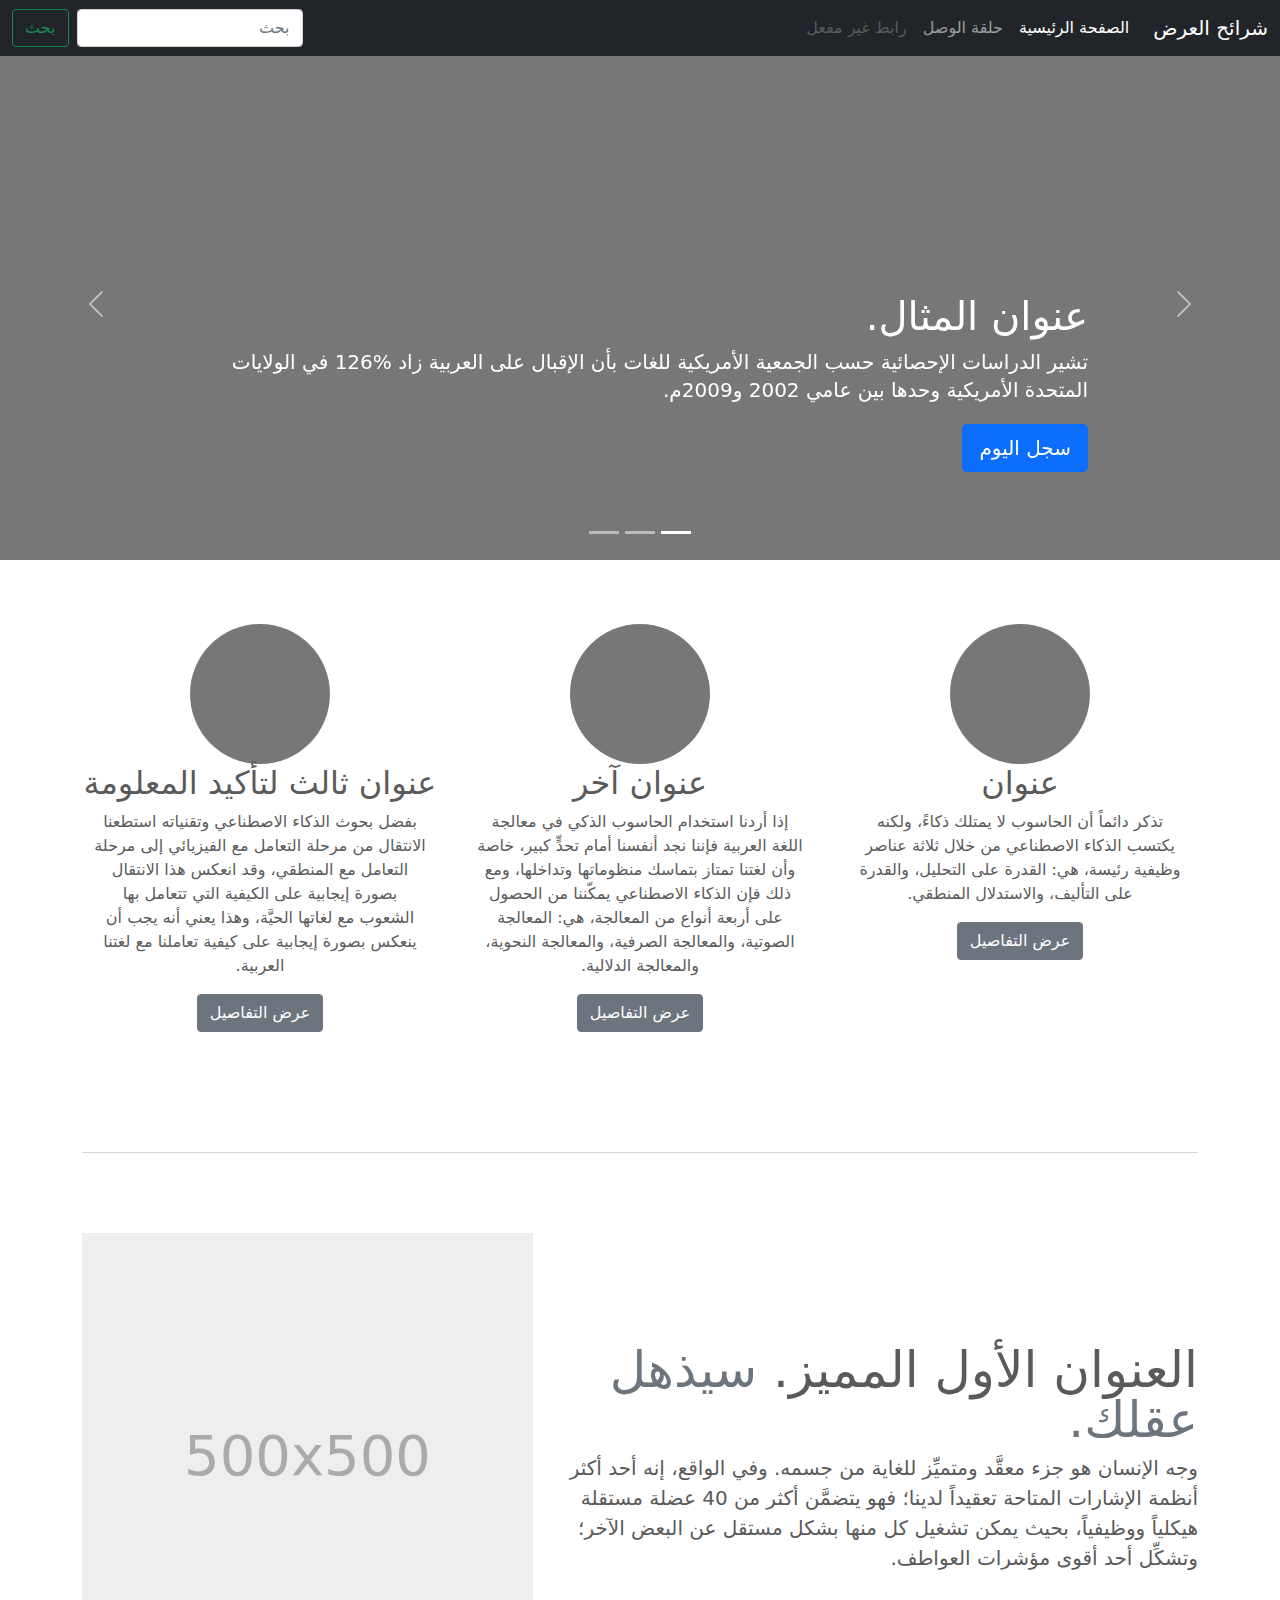
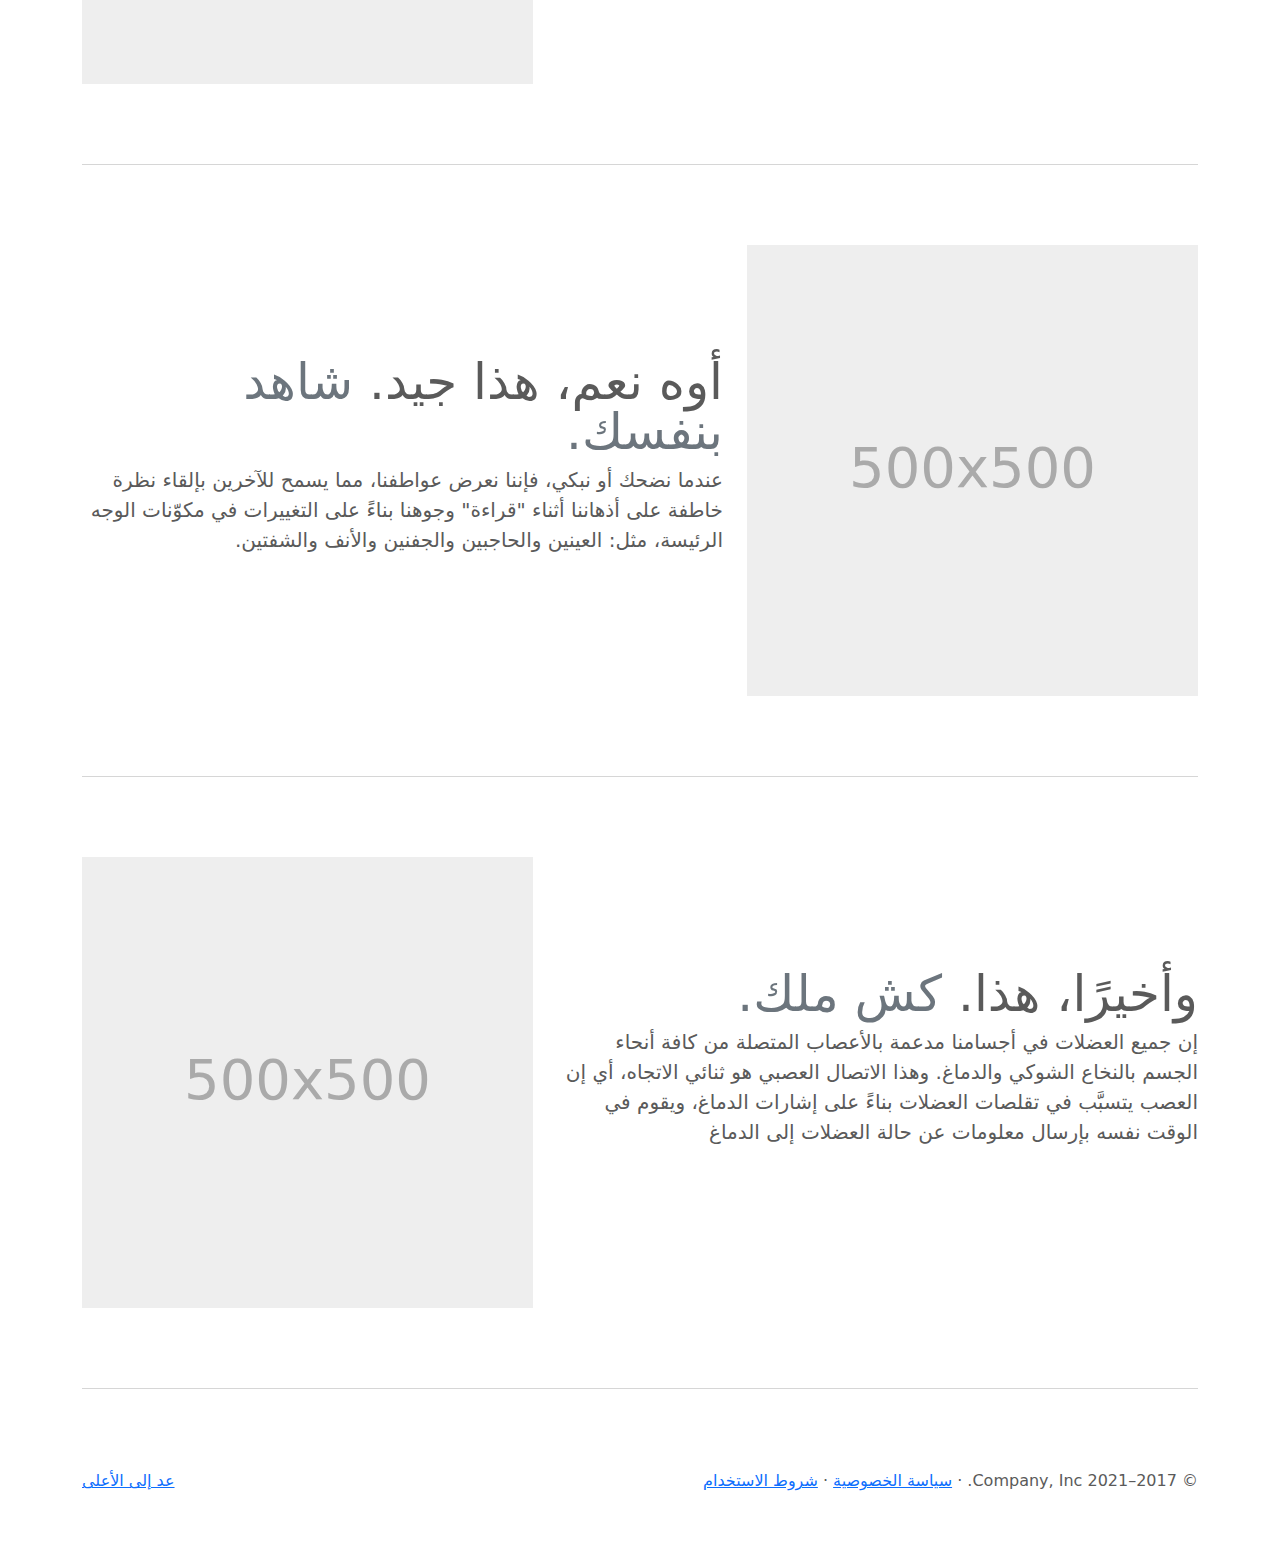
<file: bootstrap-5.1.3-examples/carousel-rtl/index.html>
<!doctype html>
<html lang="ar" dir="rtl">
  <head>
    <meta charset="utf-8">
    <meta name="viewport" content="width=device-width, initial-scale=1">
    <meta name="description" content="">
    <meta name="author" content="Mark Otto, Jacob Thornton, and Bootstrap contributors">
    <meta name="generator" content="Hugo 0.88.1">
    <title>قالب  شرائح العرض · Bootstrap v5.1</title>

    <link rel="canonical" href="https://getbootstrap.com/docs/5.1/examples/carousel-rtl/">

    

    <!-- Bootstrap core CSS -->
<link href="../assets/dist/css/bootstrap.rtl.min.css" rel="stylesheet">

    <style>
      .bd-placeholder-img {
        font-size: 1.125rem;
        text-anchor: middle;
        -webkit-user-select: none;
        -moz-user-select: none;
        user-select: none;
      }

      @media (min-width: 768px) {
        .bd-placeholder-img-lg {
          font-size: 3.5rem;
        }
      }
    </style>

    
    <!-- Custom styles for this template -->
    <link href="../carousel/carousel.rtl.css" rel="stylesheet">
  </head>
  <body>
    
<header>
  <nav class="navbar navbar-expand-md navbar-dark fixed-top bg-dark">
    <div class="container-fluid">
      <a class="navbar-brand" href="#">شرائح العرض</a>
      <button class="navbar-toggler" type="button" data-bs-toggle="collapse" data-bs-target="#navbarCollapse" aria-controls="navbarCollapse" aria-expanded="false" aria-label="تبديل التنقل">
        <span class="navbar-toggler-icon"></span>
      </button>
      <div class="collapse navbar-collapse" id="navbarCollapse">
        <ul class="navbar-nav me-auto mb-2 mb-md-0">
          <li class="nav-item">
            <a class="nav-link active" aria-current="page" href="#">الصفحة الرئيسية</a>
          </li>
          <li class="nav-item">
            <a class="nav-link" href="#">حلقة الوصل</a>
          </li>
          <li class="nav-item">
            <a class="nav-link disabled">رابط غير مفعل</a>
          </li>
        </ul>
        <form class="d-flex">
          <input class="form-control me-2" type="search" placeholder="بحث" aria-label="بحث">
          <button class="btn btn-outline-success" type="submit">بحث</button>
        </form>
      </div>
    </div>
  </nav>
</header>

<main>

  <div id="myCarousel" class="carousel slide" data-bs-ride="carousel">
    <div class="carousel-indicators">
      <button type="button" data-bs-target="#myCarousel" data-bs-slide-to="0" class="active" aria-current="true" aria-label="Slide 1"></button>
      <button type="button" data-bs-target="#myCarousel" data-bs-slide-to="1" aria-label="Slide 2"></button>
      <button type="button" data-bs-target="#myCarousel" data-bs-slide-to="2" aria-label="Slide 3"></button>
    </div>
    <div class="carousel-inner">
      <div class="carousel-item active">
        <svg class="bd-placeholder-img" width="100%" height="100%" xmlns="http://www.w3.org/2000/svg" aria-hidden="true" preserveAspectRatio="xMidYMid slice" focusable="false"><rect width="100%" height="100%" fill="#777"/></svg>

        <div class="container">
          <div class="carousel-caption text-start">
            <h1>عنوان المثال.</h1>
            <p>تشير الدراسات الإحصائية حسب الجمعية الأمريكية للغات بأن الإقبال على العربية زاد %126 في الولايات المتحدة الأمريكية وحدها بين عامي 2002 و2009م.</p>
            <p><a class="btn btn-lg btn-primary" href="#">سجل اليوم</a></p>
          </div>
        </div>
      </div>
      <div class="carousel-item">
        <svg class="bd-placeholder-img" width="100%" height="100%" xmlns="http://www.w3.org/2000/svg" aria-hidden="true" preserveAspectRatio="xMidYMid slice" focusable="false"><rect width="100%" height="100%" fill="#777"/></svg>

        <div class="container">
          <div class="carousel-caption">
            <h1>عنوان مثال آخر.</h1>
            <p>حسب المجلس الثقافي البريطاني فإن تعليم الإنجليزية داخل بريطانيا يسهم في تعزيز اقتصادها بما يتجاوز ملياري جنيه سنوياً، كما أنه وفر أكثر من 26 ألف وظيفة.</p>
            <p><a class="btn btn-lg btn-primary" href="#">أعرف أكثر</a></p>
          </div>
        </div>
      </div>
      <div class="carousel-item">
        <svg class="bd-placeholder-img" width="100%" height="100%" xmlns="http://www.w3.org/2000/svg" aria-hidden="true" preserveAspectRatio="xMidYMid slice" focusable="false"><rect width="100%" height="100%" fill="#777"/></svg>

        <div class="container">
          <div class="carousel-caption text-end">
            <h1>واحد أكثر لقياس جيد.</h1>
            <p>الإحصاءات لحجم الاستثمار اللغوي خارج بريطانيا تتفاوت من سنة لأخرى إلا أن المدير التنفيذي للمجلس الثقافي البريطاني إدي بايرز يرى أن استثمار تعليم الإنجليزية في الخارج لا يحسب على المستوى المالي فحسب بل على المستوى السياسي أيضاً.</p>
            <p><a class="btn btn-lg btn-primary" href="#">تصفح المعرض</a></p>
          </div>
        </div>
      </div>
    </div>
    <button class="carousel-control-prev" type="button" data-bs-target="#myCarousel" data-bs-slide="prev">
      <span class="carousel-control-prev-icon" aria-hidden="true"></span>
      <span class="visually-hidden">السابق</span>
    </button>
    <button class="carousel-control-next" type="button" data-bs-target="#myCarousel" data-bs-slide="next">
      <span class="carousel-control-next-icon" aria-hidden="true"></span>
      <span class="visually-hidden">التالي</span>
    </button>
  </div>


  <!-- Marketing messaging and featurettes
  ================================================== -->
  <!-- Wrap the rest of the page in another container to center all the content. -->

  <div class="container marketing">

    <!-- Three columns of text below the carousel -->
    <div class="row">
      <div class="col-lg-4">
        <svg class="bd-placeholder-img rounded-circle" width="140" height="140" xmlns="http://www.w3.org/2000/svg" role="img" aria-label="Placeholder: 140x140" preserveAspectRatio="xMidYMid slice" focusable="false"><title>Placeholder</title><rect width="100%" height="100%" fill="#777"/><text x="50%" y="50%" fill="#777" dy=".3em">140x140</text></svg>

        <h2>عنوان</h2>
        <p>تذكر دائماً أن الحاسوب لا يمتلك ذكاءً، ولكنه يكتسب الذكاء الاصطناعي من خلال ثلاثة عناصر وظيفية رئيسة، هي: القدرة على التحليل، والقدرة على التأليف، والاستدلال المنطقي.</p>
        <p><a class="btn btn-secondary" href="#">عرض التفاصيل</a></p>
      </div><!-- /.col-lg-4 -->
      <div class="col-lg-4">
        <svg class="bd-placeholder-img rounded-circle" width="140" height="140" xmlns="http://www.w3.org/2000/svg" role="img" aria-label="Placeholder: 140x140" preserveAspectRatio="xMidYMid slice" focusable="false"><title>Placeholder</title><rect width="100%" height="100%" fill="#777"/><text x="50%" y="50%" fill="#777" dy=".3em">140x140</text></svg>

        <h2>عنوان آخر</h2>
        <p>إذا أردنا استخدام الحاسوب الذكي في معالجة اللغة العربية فإننا نجد أنفسنا أمام تحدٍّ كبير، خاصة وأن لغتنا تمتاز بتماسك منظوماتها وتداخلها، ومع ذلك فإن الذكاء الاصطناعي يمكّننا من الحصول على أربعة أنواع من المعالجة، هي: المعالجة الصوتية، والمعالجة الصرفية، والمعالجة النحوية، والمعالجة الدلالية.</p>
        <p><a class="btn btn-secondary" href="#">عرض التفاصيل</a></p>
      </div><!-- /.col-lg-4 -->
      <div class="col-lg-4">
        <svg class="bd-placeholder-img rounded-circle" width="140" height="140" xmlns="http://www.w3.org/2000/svg" role="img" aria-label="Placeholder: 140x140" preserveAspectRatio="xMidYMid slice" focusable="false"><title>Placeholder</title><rect width="100%" height="100%" fill="#777"/><text x="50%" y="50%" fill="#777" dy=".3em">140x140</text></svg>

        <h2>عنوان ثالث لتأكيد المعلومة</h2>
        <p>بفضل بحوث الذكاء الاصطناعي وتقنياته استطعنا الانتقال من مرحلة التعامل مع الفيزيائي إلى مرحلة التعامل مع المنطقي، وقد انعكس هذا الانتقال بصورة إيجابية على الكيفية التي تتعامل بها الشعوب مع لغاتها الحيَّة، وهذا يعني أنه يجب أن ينعكس بصورة إيجابية على كيفية تعاملنا مع لغتنا العربية.</p>
        <p><a class="btn btn-secondary" href="#">عرض التفاصيل</a></p>
      </div><!-- /.col-lg-4 -->
    </div><!-- /.row -->


    <!-- START THE FEATURETTES -->

    <hr class="featurette-divider">

    <div class="row featurette">
      <div class="col-md-7">
        <h2 class="featurette-heading">العنوان الأول المميز. <span class="text-muted"> سيذهل عقلك. </span></h2>
        <p class="lead">وجه الإنسان هو جزء معقَّد ومتميِّز للغاية من جسمه. وفي الواقع، إنه أحد أكثر أنظمة الإشارات المتاحة تعقيداً لدينا؛ فهو يتضمَّن أكثر من 40 عضلة مستقلة هيكلياً ووظيفياً، بحيث يمكن تشغيل كل منها بشكل مستقل عن البعض الآخر؛ وتشكِّل أحد أقوى مؤشرات العواطف.</p>
      </div>
      <div class="col-md-5">
        <svg class="bd-placeholder-img bd-placeholder-img-lg featurette-image img-fluid mx-auto" width="500" height="500" xmlns="http://www.w3.org/2000/svg" role="img" aria-label="Placeholder: 500x500" preserveAspectRatio="xMidYMid slice" focusable="false"><title>Placeholder</title><rect width="100%" height="100%" fill="#eee"/><text x="50%" y="50%" fill="#aaa" dy=".3em">500x500</text></svg>

      </div>
    </div>

    <hr class="featurette-divider">

    <div class="row featurette">
      <div class="col-md-7 order-md-2">
        <h2 class="featurette-heading">أوه نعم، هذا جيد. <span class="text-muted"> شاهد بنفسك. </span></h2>
        <p class="lead">عندما نضحك أو نبكي، فإننا نعرض عواطفنا، مما يسمح للآخرين بإلقاء نظرة خاطفة على أذهاننا أثناء "قراءة" وجوهنا بناءً على التغييرات في مكوّنات الوجه الرئيسة، مثل: العينين والحاجبين والجفنين والأنف والشفتين.</p>
      </div>
      <div class="col-md-5 order-md-1">
        <svg class="bd-placeholder-img bd-placeholder-img-lg featurette-image img-fluid mx-auto" width="500" height="500" xmlns="http://www.w3.org/2000/svg" role="img" aria-label="Placeholder: 500x500" preserveAspectRatio="xMidYMid slice" focusable="false"><title>Placeholder</title><rect width="100%" height="100%" fill="#eee"/><text x="50%" y="50%" fill="#aaa" dy=".3em">500x500</text></svg>

      </div>
    </div>

    <hr class="featurette-divider">

    <div class="row featurette">
      <div class="col-md-7">
        <h2 class="featurette-heading">وأخيرًا، هذا. <span class="text-muted"> كش ملك. </span></h2>
        <p class="lead">إن جميع العضلات في أجسامنا مدعمة بالأعصاب المتصلة من كافة أنحاء الجسم بالنخاع الشوكي والدماغ. وهذا الاتصال العصبي هو ثنائي الاتجاه، أي إن العصب يتسبَّب في تقلصات العضلات بناءً على إشارات الدماغ، ويقوم في الوقت نفسه بإرسال معلومات عن حالة العضلات إلى الدماغ</p>
      </div>
      <div class="col-md-5">
        <svg class="bd-placeholder-img bd-placeholder-img-lg featurette-image img-fluid mx-auto" width="500" height="500" xmlns="http://www.w3.org/2000/svg" role="img" aria-label="Placeholder: 500x500" preserveAspectRatio="xMidYMid slice" focusable="false"><title>Placeholder</title><rect width="100%" height="100%" fill="#eee"/><text x="50%" y="50%" fill="#aaa" dy=".3em">500x500</text></svg>

      </div>
    </div>

    <hr class="featurette-divider">

    <!-- /END THE FEATURETTES -->

  </div><!-- /.container -->


  <!-- FOOTER -->
  <footer class="container">
    <p class="float-end"><a href="#">عد إلى الأعلى</a></p>
    <p>&copy; 2017–2021 Company, Inc. &middot; <a href="#">سياسة الخصوصية</a> &middot; <a href="#">شروط الاستخدام</a></p>
  </footer>
</main>


    <script src="../assets/dist/js/bootstrap.bundle.min.js"></script>

      
  </body>
</html>
</file>
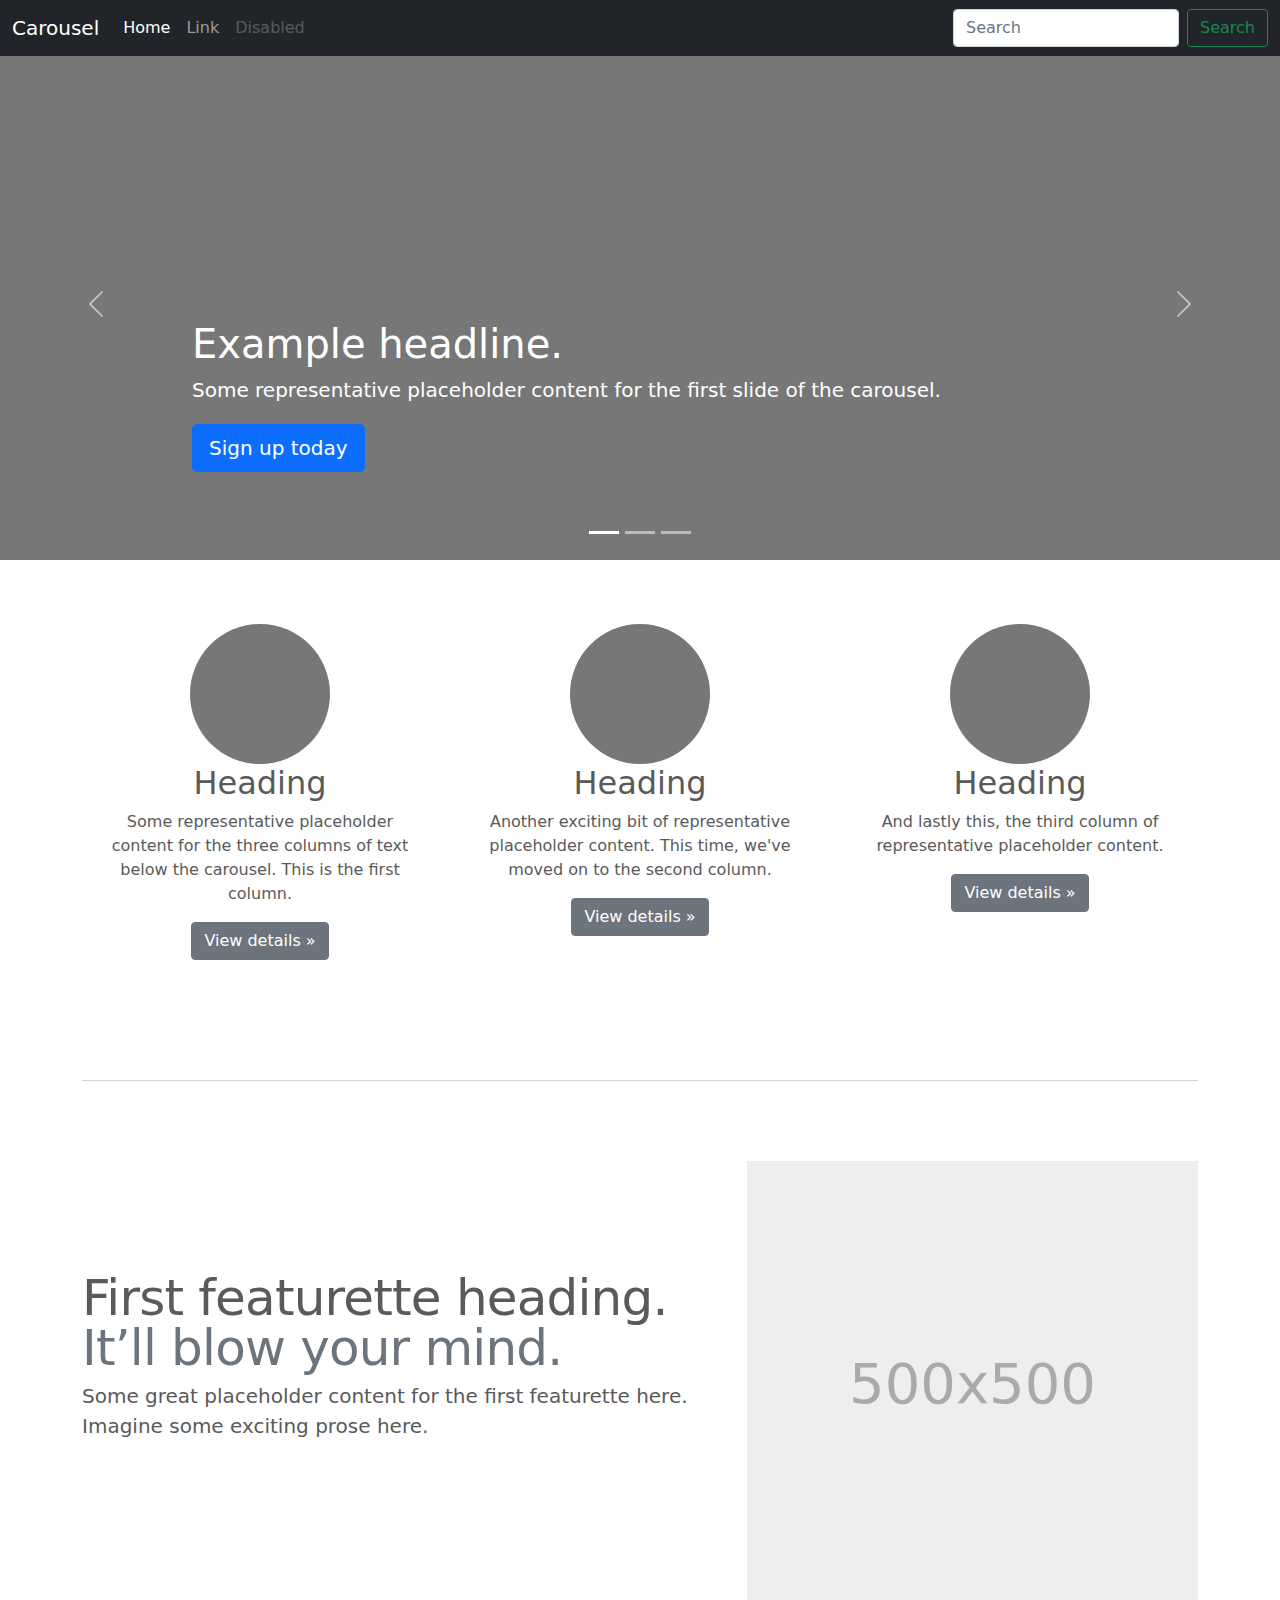
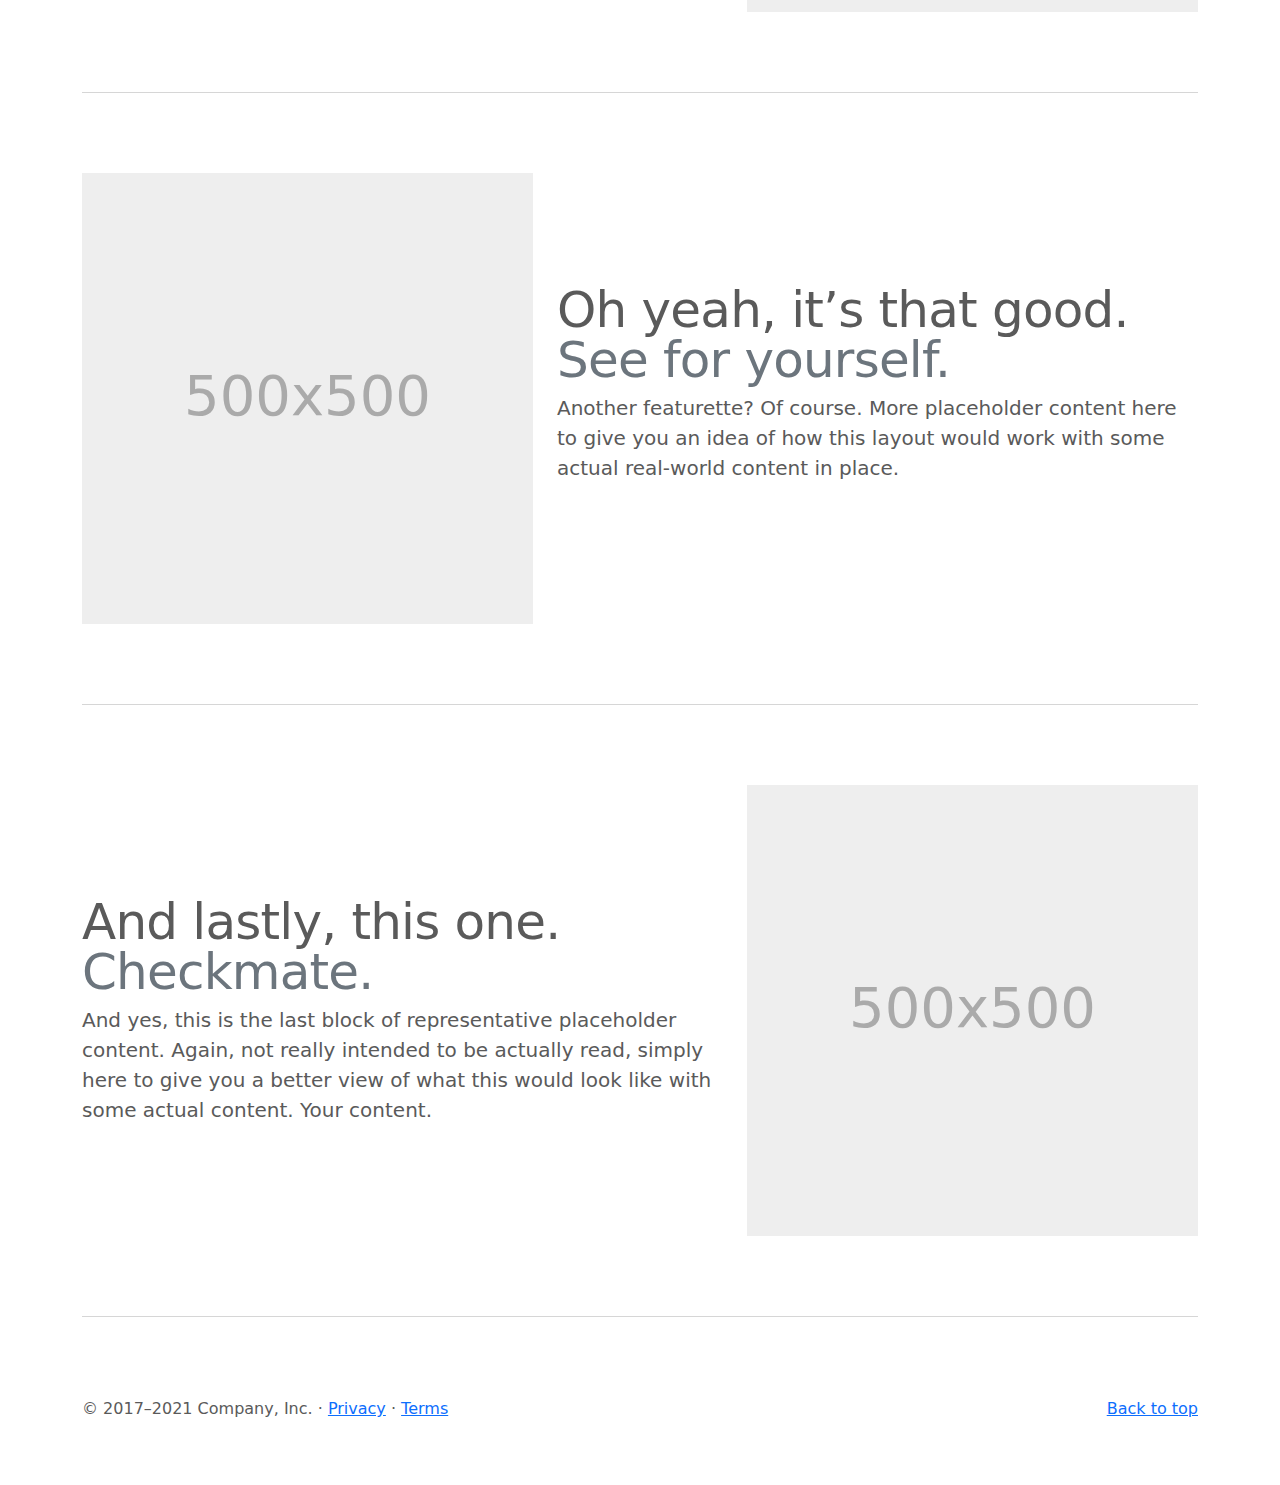
<file: bootstrap-5.1.3-examples/carousel/index.html>
<!doctype html>
<html lang="en">
  <head>
    <meta charset="utf-8">
    <meta name="viewport" content="width=device-width, initial-scale=1">
    <meta name="description" content="">
    <meta name="author" content="Mark Otto, Jacob Thornton, and Bootstrap contributors">
    <meta name="generator" content="Hugo 0.88.1">
    <title>Carousel Template · Bootstrap v5.1</title>

    <link rel="canonical" href="https://getbootstrap.com/docs/5.1/examples/carousel/">

    

    <!-- Bootstrap core CSS -->
<link href="../assets/dist/css/bootstrap.min.css" rel="stylesheet">

    <style>
      .bd-placeholder-img {
        font-size: 1.125rem;
        text-anchor: middle;
        -webkit-user-select: none;
        -moz-user-select: none;
        user-select: none;
      }

      @media (min-width: 768px) {
        .bd-placeholder-img-lg {
          font-size: 3.5rem;
        }
      }
    </style>

    
    <!-- Custom styles for this template -->
    <link href="carousel.css" rel="stylesheet">
  </head>
  <body>
    
<header>
  <nav class="navbar navbar-expand-md navbar-dark fixed-top bg-dark">
    <div class="container-fluid">
      <a class="navbar-brand" href="#">Carousel</a>
      <button class="navbar-toggler" type="button" data-bs-toggle="collapse" data-bs-target="#navbarCollapse" aria-controls="navbarCollapse" aria-expanded="false" aria-label="Toggle navigation">
        <span class="navbar-toggler-icon"></span>
      </button>
      <div class="collapse navbar-collapse" id="navbarCollapse">
        <ul class="navbar-nav me-auto mb-2 mb-md-0">
          <li class="nav-item">
            <a class="nav-link active" aria-current="page" href="#">Home</a>
          </li>
          <li class="nav-item">
            <a class="nav-link" href="#">Link</a>
          </li>
          <li class="nav-item">
            <a class="nav-link disabled">Disabled</a>
          </li>
        </ul>
        <form class="d-flex">
          <input class="form-control me-2" type="search" placeholder="Search" aria-label="Search">
          <button class="btn btn-outline-success" type="submit">Search</button>
        </form>
      </div>
    </div>
  </nav>
</header>

<main>

  <div id="myCarousel" class="carousel slide" data-bs-ride="carousel">
    <div class="carousel-indicators">
      <button type="button" data-bs-target="#myCarousel" data-bs-slide-to="0" class="active" aria-current="true" aria-label="Slide 1"></button>
      <button type="button" data-bs-target="#myCarousel" data-bs-slide-to="1" aria-label="Slide 2"></button>
      <button type="button" data-bs-target="#myCarousel" data-bs-slide-to="2" aria-label="Slide 3"></button>
    </div>
    <div class="carousel-inner">
      <div class="carousel-item active">
        <svg class="bd-placeholder-img" width="100%" height="100%" xmlns="http://www.w3.org/2000/svg" aria-hidden="true" preserveAspectRatio="xMidYMid slice" focusable="false"><rect width="100%" height="100%" fill="#777"/></svg>

        <div class="container">
          <div class="carousel-caption text-start">
            <h1>Example headline.</h1>
            <p>Some representative placeholder content for the first slide of the carousel.</p>
            <p><a class="btn btn-lg btn-primary" href="#">Sign up today</a></p>
          </div>
        </div>
      </div>
      <div class="carousel-item">
        <svg class="bd-placeholder-img" width="100%" height="100%" xmlns="http://www.w3.org/2000/svg" aria-hidden="true" preserveAspectRatio="xMidYMid slice" focusable="false"><rect width="100%" height="100%" fill="#777"/></svg>

        <div class="container">
          <div class="carousel-caption">
            <h1>Another example headline.</h1>
            <p>Some representative placeholder content for the second slide of the carousel.</p>
            <p><a class="btn btn-lg btn-primary" href="#">Learn more</a></p>
          </div>
        </div>
      </div>
      <div class="carousel-item">
        <svg class="bd-placeholder-img" width="100%" height="100%" xmlns="http://www.w3.org/2000/svg" aria-hidden="true" preserveAspectRatio="xMidYMid slice" focusable="false"><rect width="100%" height="100%" fill="#777"/></svg>

        <div class="container">
          <div class="carousel-caption text-end">
            <h1>One more for good measure.</h1>
            <p>Some representative placeholder content for the third slide of this carousel.</p>
            <p><a class="btn btn-lg btn-primary" href="#">Browse gallery</a></p>
          </div>
        </div>
      </div>
    </div>
    <button class="carousel-control-prev" type="button" data-bs-target="#myCarousel" data-bs-slide="prev">
      <span class="carousel-control-prev-icon" aria-hidden="true"></span>
      <span class="visually-hidden">Previous</span>
    </button>
    <button class="carousel-control-next" type="button" data-bs-target="#myCarousel" data-bs-slide="next">
      <span class="carousel-control-next-icon" aria-hidden="true"></span>
      <span class="visually-hidden">Next</span>
    </button>
  </div>


  <!-- Marketing messaging and featurettes
  ================================================== -->
  <!-- Wrap the rest of the page in another container to center all the content. -->

  <div class="container marketing">

    <!-- Three columns of text below the carousel -->
    <div class="row">
      <div class="col-lg-4">
        <svg class="bd-placeholder-img rounded-circle" width="140" height="140" xmlns="http://www.w3.org/2000/svg" role="img" aria-label="Placeholder: 140x140" preserveAspectRatio="xMidYMid slice" focusable="false"><title>Placeholder</title><rect width="100%" height="100%" fill="#777"/><text x="50%" y="50%" fill="#777" dy=".3em">140x140</text></svg>

        <h2>Heading</h2>
        <p>Some representative placeholder content for the three columns of text below the carousel. This is the first column.</p>
        <p><a class="btn btn-secondary" href="#">View details &raquo;</a></p>
      </div><!-- /.col-lg-4 -->
      <div class="col-lg-4">
        <svg class="bd-placeholder-img rounded-circle" width="140" height="140" xmlns="http://www.w3.org/2000/svg" role="img" aria-label="Placeholder: 140x140" preserveAspectRatio="xMidYMid slice" focusable="false"><title>Placeholder</title><rect width="100%" height="100%" fill="#777"/><text x="50%" y="50%" fill="#777" dy=".3em">140x140</text></svg>

        <h2>Heading</h2>
        <p>Another exciting bit of representative placeholder content. This time, we've moved on to the second column.</p>
        <p><a class="btn btn-secondary" href="#">View details &raquo;</a></p>
      </div><!-- /.col-lg-4 -->
      <div class="col-lg-4">
        <svg class="bd-placeholder-img rounded-circle" width="140" height="140" xmlns="http://www.w3.org/2000/svg" role="img" aria-label="Placeholder: 140x140" preserveAspectRatio="xMidYMid slice" focusable="false"><title>Placeholder</title><rect width="100%" height="100%" fill="#777"/><text x="50%" y="50%" fill="#777" dy=".3em">140x140</text></svg>

        <h2>Heading</h2>
        <p>And lastly this, the third column of representative placeholder content.</p>
        <p><a class="btn btn-secondary" href="#">View details &raquo;</a></p>
      </div><!-- /.col-lg-4 -->
    </div><!-- /.row -->


    <!-- START THE FEATURETTES -->

    <hr class="featurette-divider">

    <div class="row featurette">
      <div class="col-md-7">
        <h2 class="featurette-heading">First featurette heading. <span class="text-muted">It’ll blow your mind.</span></h2>
        <p class="lead">Some great placeholder content for the first featurette here. Imagine some exciting prose here.</p>
      </div>
      <div class="col-md-5">
        <svg class="bd-placeholder-img bd-placeholder-img-lg featurette-image img-fluid mx-auto" width="500" height="500" xmlns="http://www.w3.org/2000/svg" role="img" aria-label="Placeholder: 500x500" preserveAspectRatio="xMidYMid slice" focusable="false"><title>Placeholder</title><rect width="100%" height="100%" fill="#eee"/><text x="50%" y="50%" fill="#aaa" dy=".3em">500x500</text></svg>

      </div>
    </div>

    <hr class="featurette-divider">

    <div class="row featurette">
      <div class="col-md-7 order-md-2">
        <h2 class="featurette-heading">Oh yeah, it’s that good. <span class="text-muted">See for yourself.</span></h2>
        <p class="lead">Another featurette? Of course. More placeholder content here to give you an idea of how this layout would work with some actual real-world content in place.</p>
      </div>
      <div class="col-md-5 order-md-1">
        <svg class="bd-placeholder-img bd-placeholder-img-lg featurette-image img-fluid mx-auto" width="500" height="500" xmlns="http://www.w3.org/2000/svg" role="img" aria-label="Placeholder: 500x500" preserveAspectRatio="xMidYMid slice" focusable="false"><title>Placeholder</title><rect width="100%" height="100%" fill="#eee"/><text x="50%" y="50%" fill="#aaa" dy=".3em">500x500</text></svg>

      </div>
    </div>

    <hr class="featurette-divider">

    <div class="row featurette">
      <div class="col-md-7">
        <h2 class="featurette-heading">And lastly, this one. <span class="text-muted">Checkmate.</span></h2>
        <p class="lead">And yes, this is the last block of representative placeholder content. Again, not really intended to be actually read, simply here to give you a better view of what this would look like with some actual content. Your content.</p>
      </div>
      <div class="col-md-5">
        <svg class="bd-placeholder-img bd-placeholder-img-lg featurette-image img-fluid mx-auto" width="500" height="500" xmlns="http://www.w3.org/2000/svg" role="img" aria-label="Placeholder: 500x500" preserveAspectRatio="xMidYMid slice" focusable="false"><title>Placeholder</title><rect width="100%" height="100%" fill="#eee"/><text x="50%" y="50%" fill="#aaa" dy=".3em">500x500</text></svg>

      </div>
    </div>

    <hr class="featurette-divider">

    <!-- /END THE FEATURETTES -->

  </div><!-- /.container -->


  <!-- FOOTER -->
  <footer class="container">
    <p class="float-end"><a href="#">Back to top</a></p>
    <p>&copy; 2017–2021 Company, Inc. &middot; <a href="#">Privacy</a> &middot; <a href="#">Terms</a></p>
  </footer>
</main>


    <script src="../assets/dist/js/bootstrap.bundle.min.js"></script>

      
  </body>
</html>
</file>
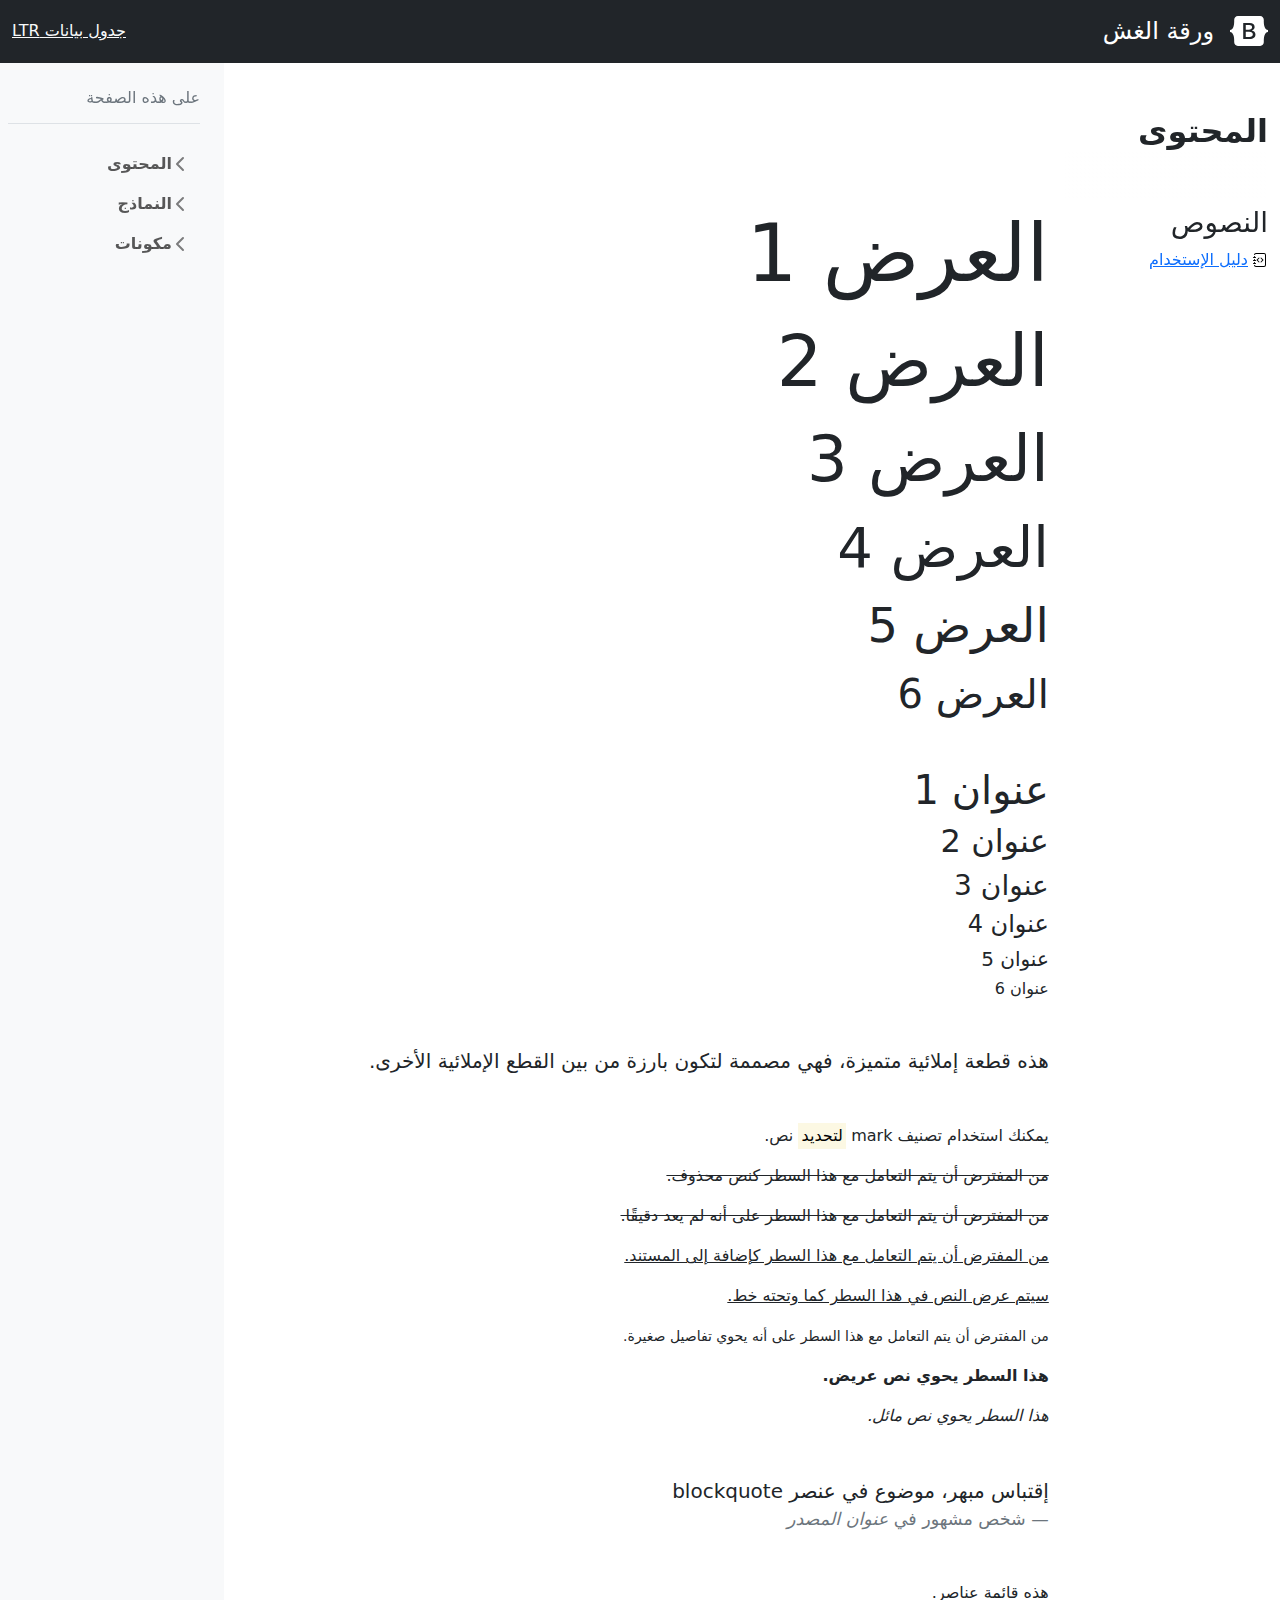
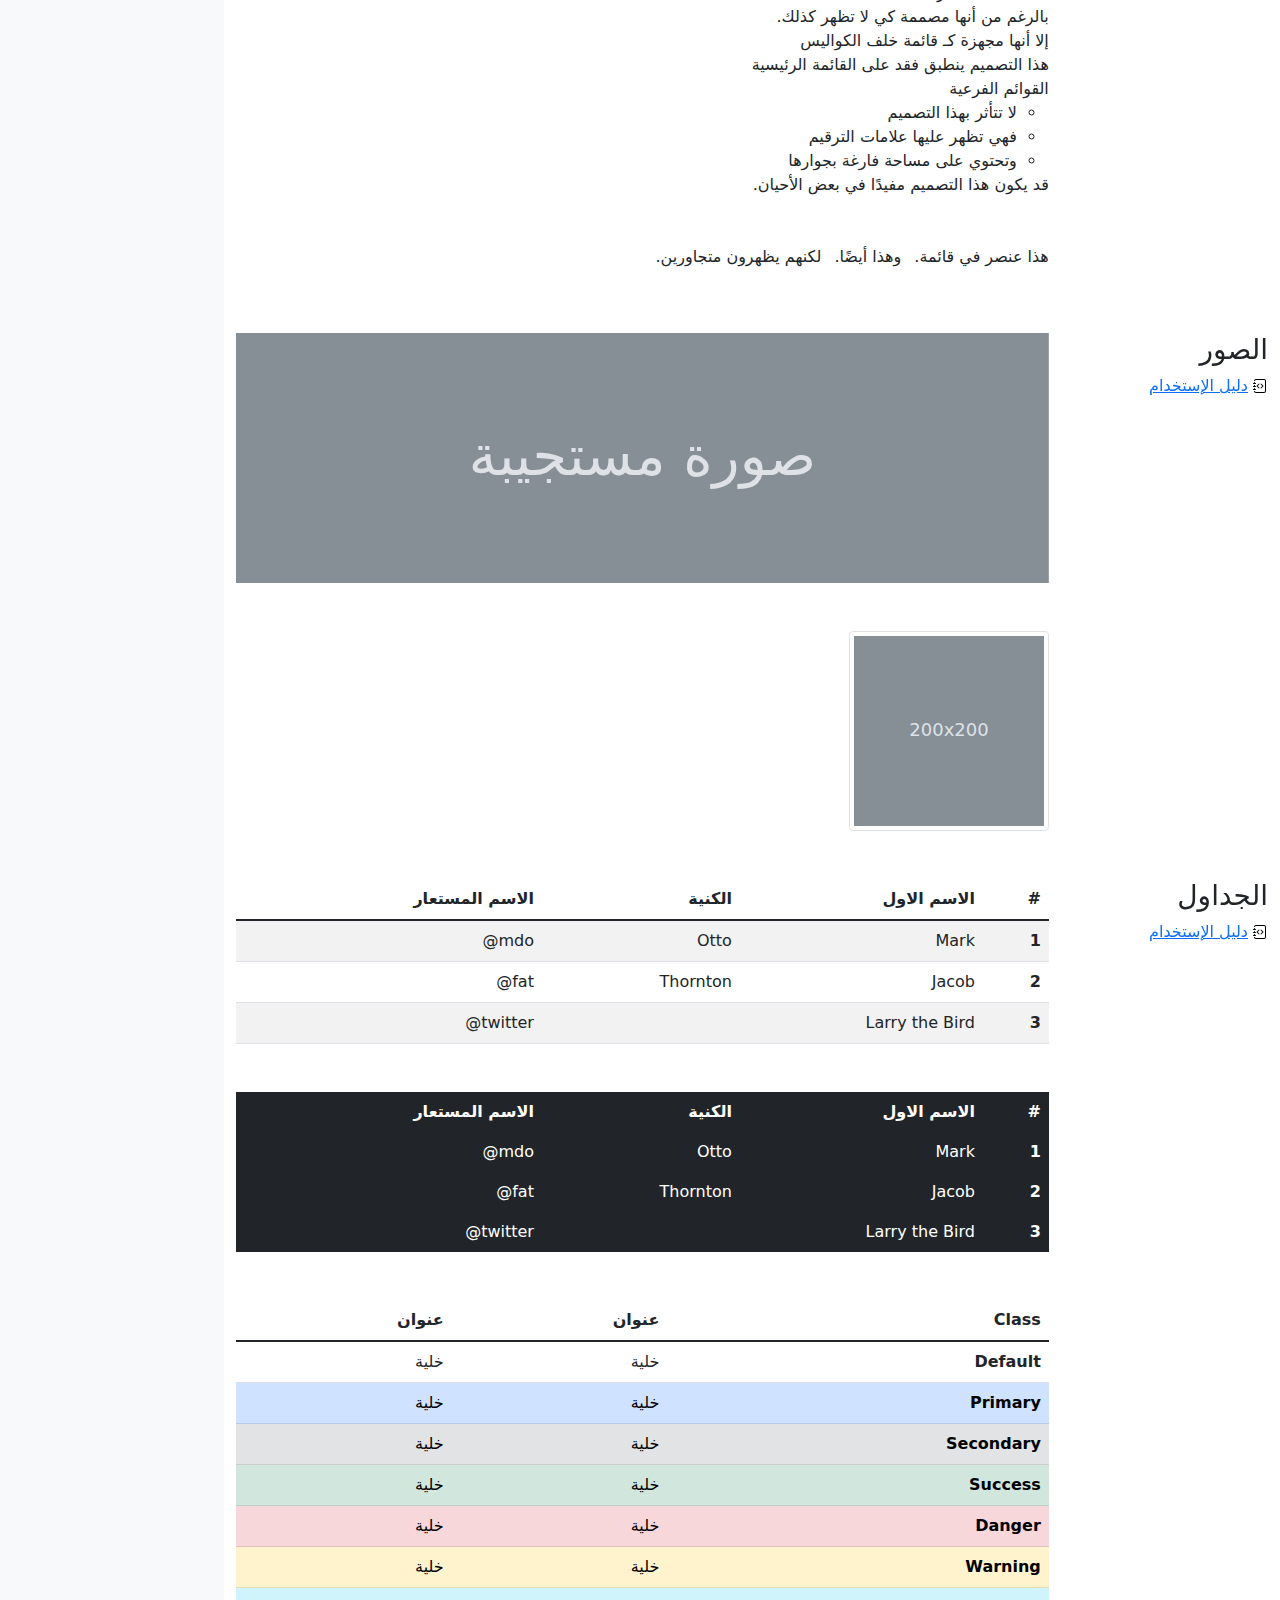
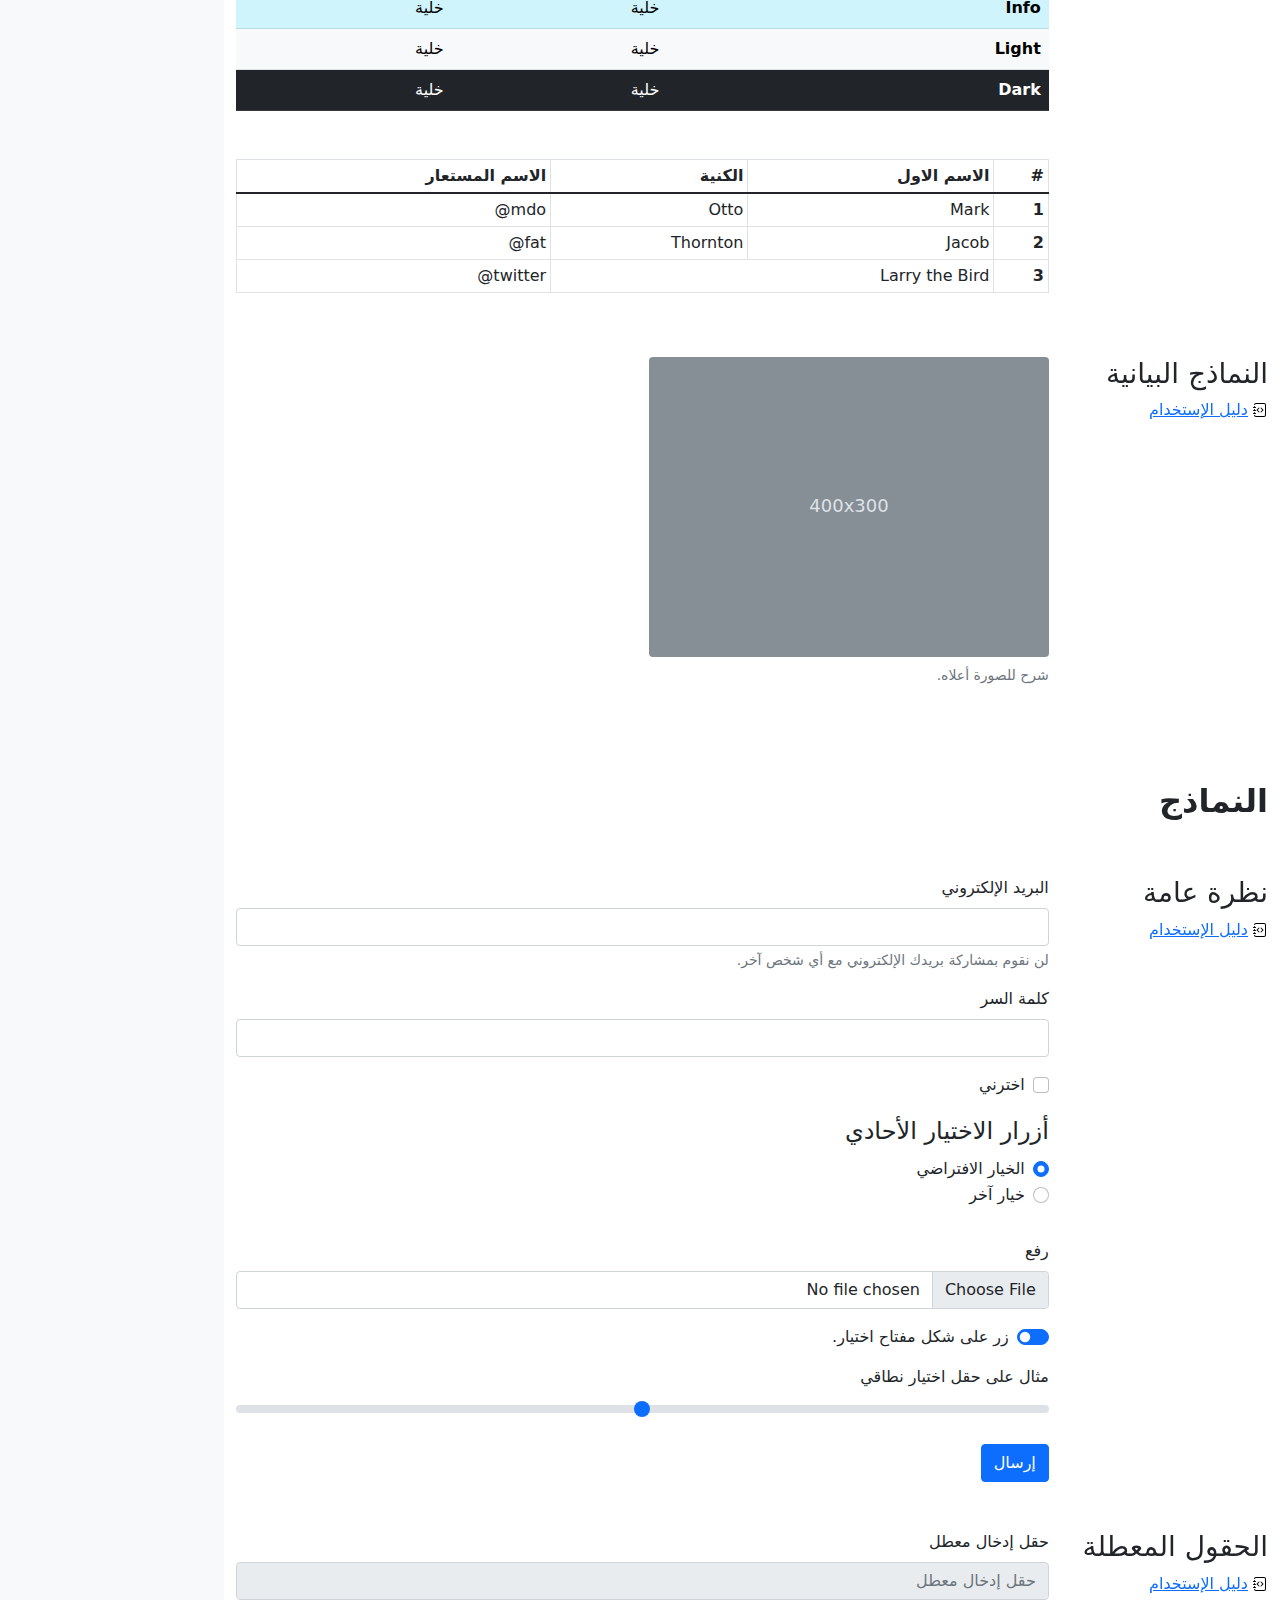
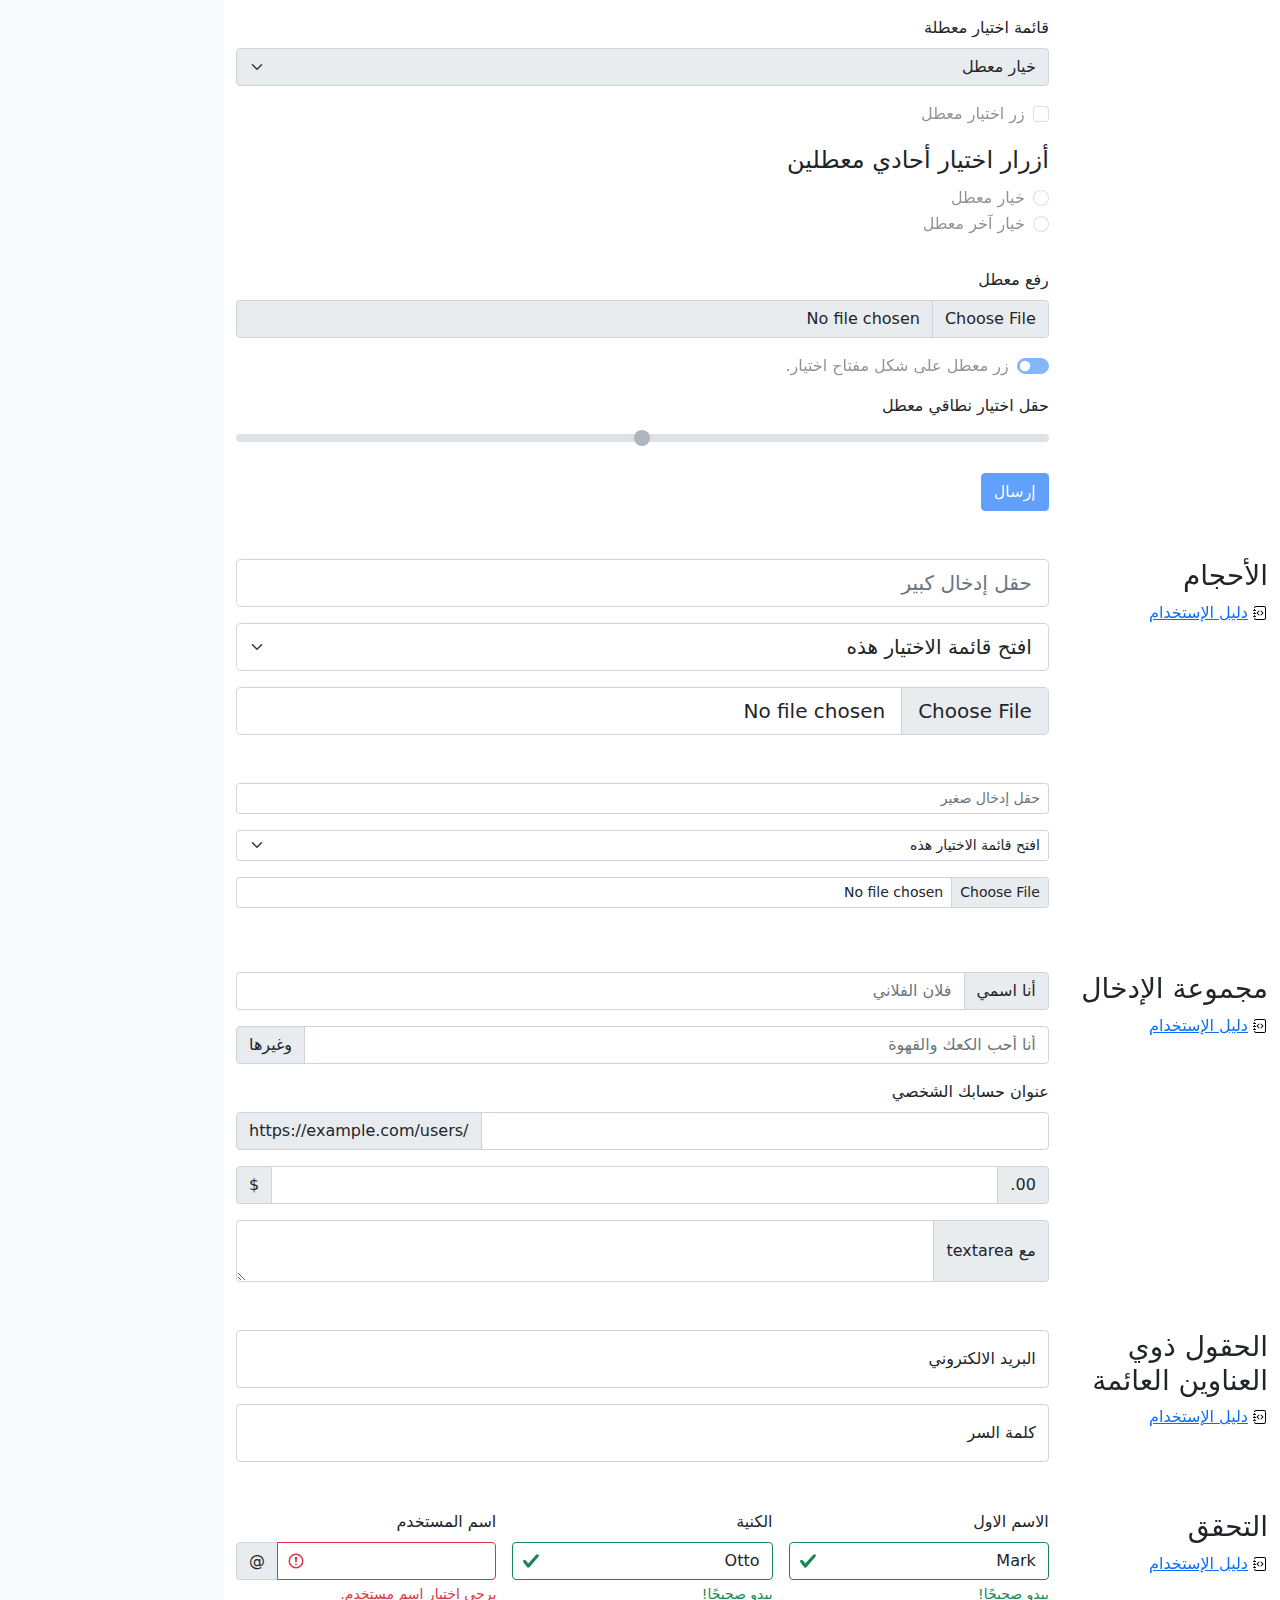
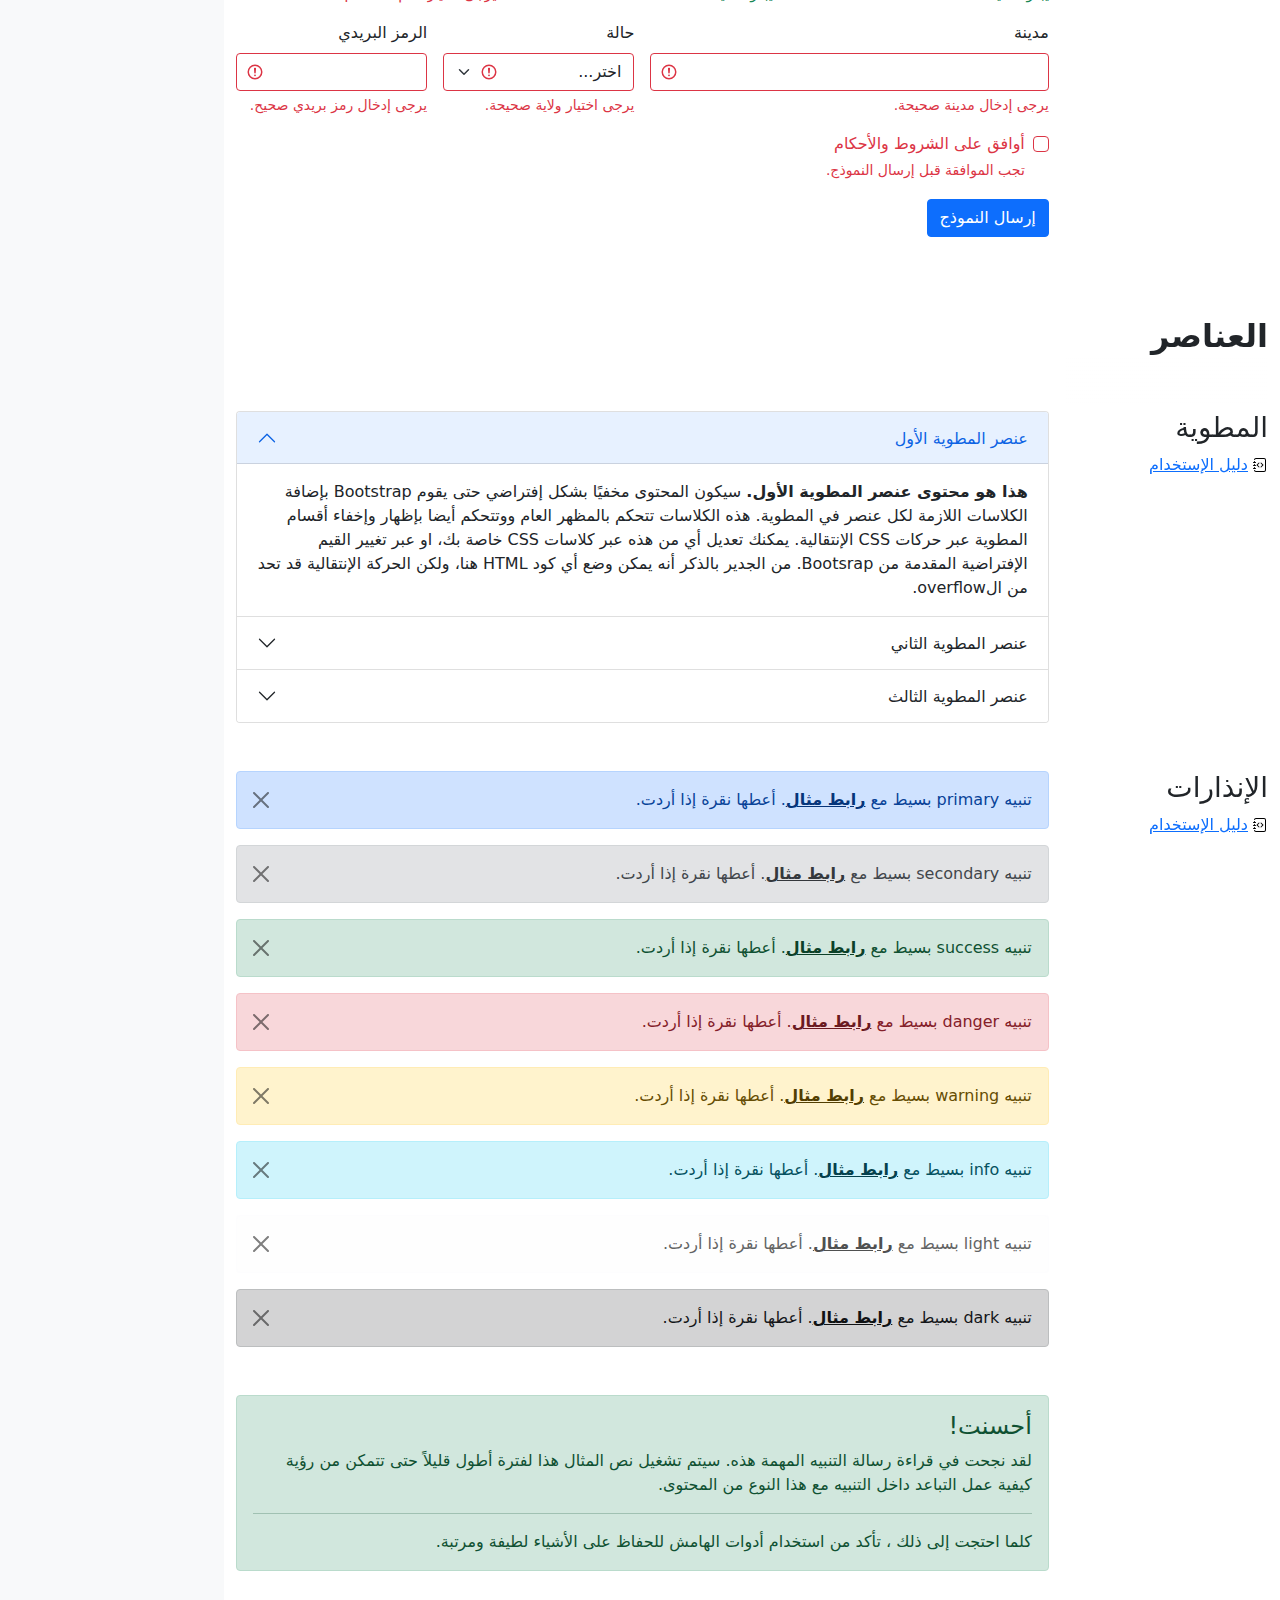
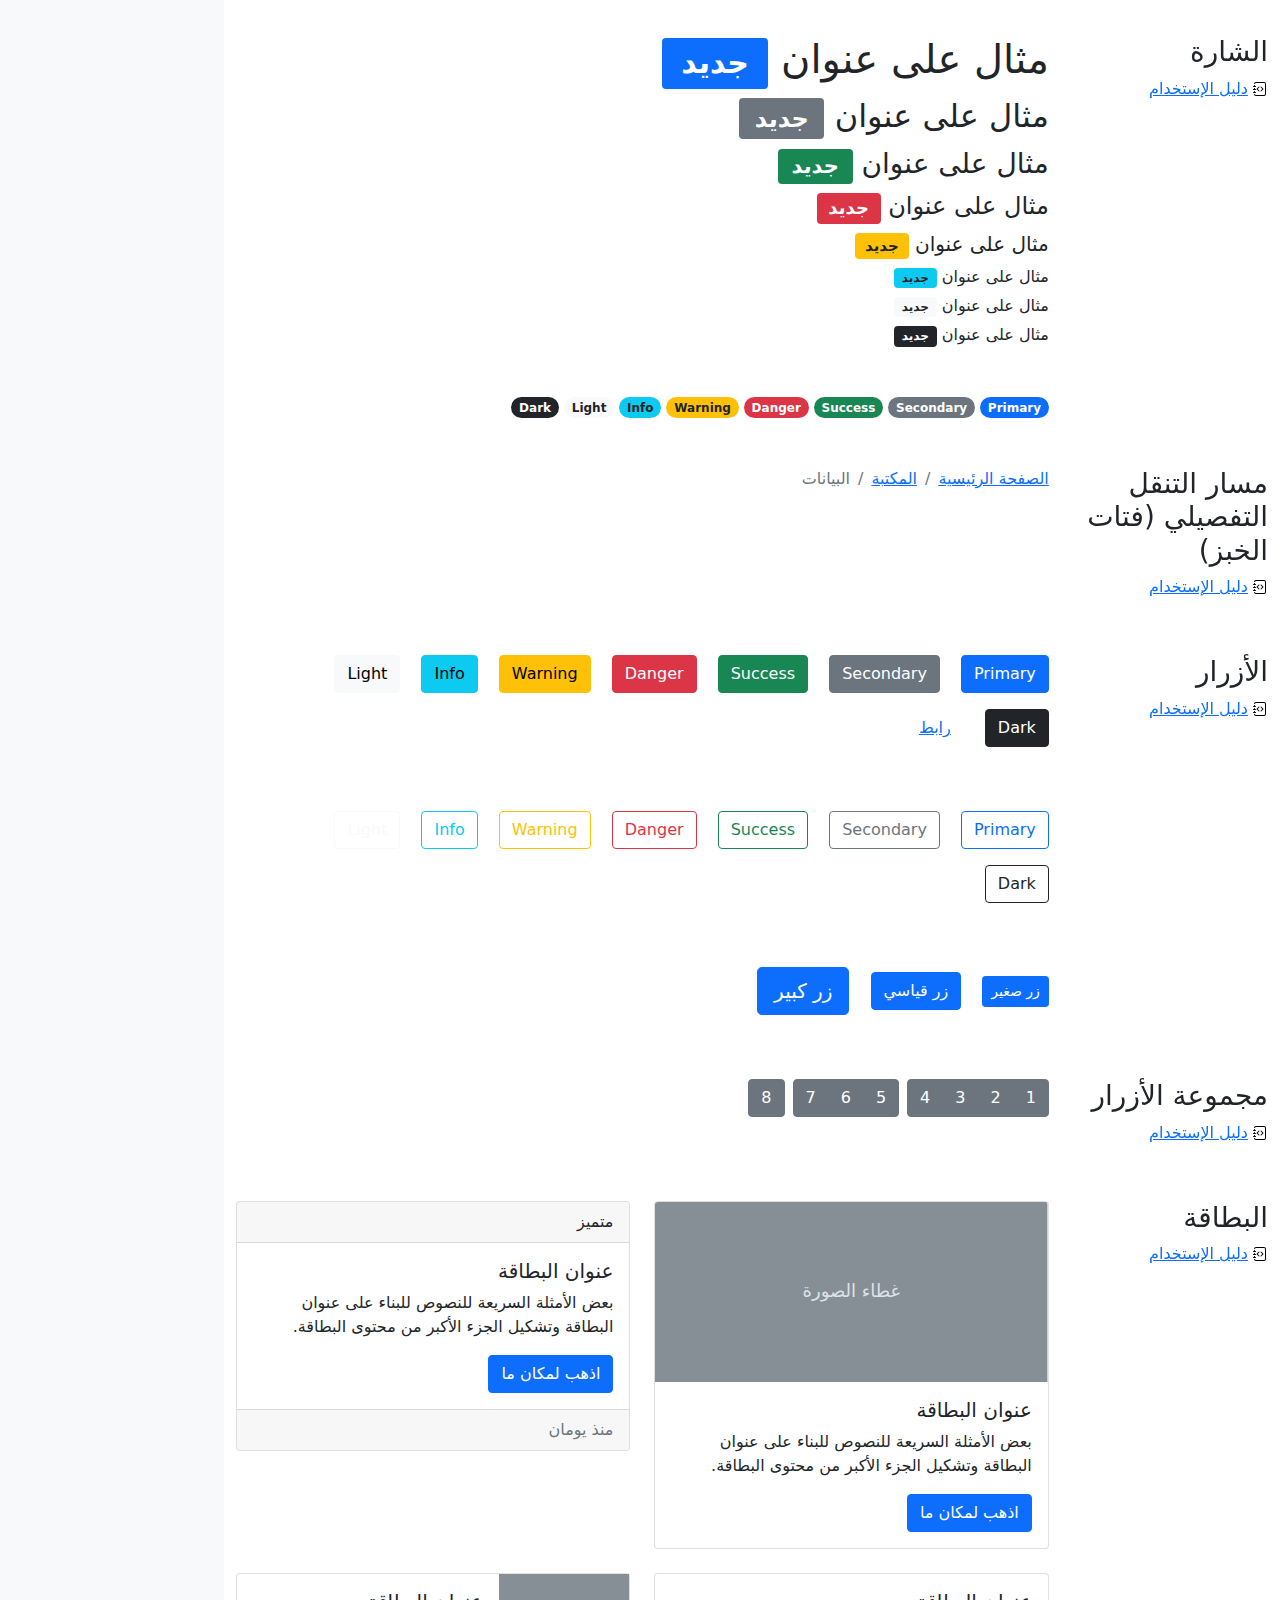
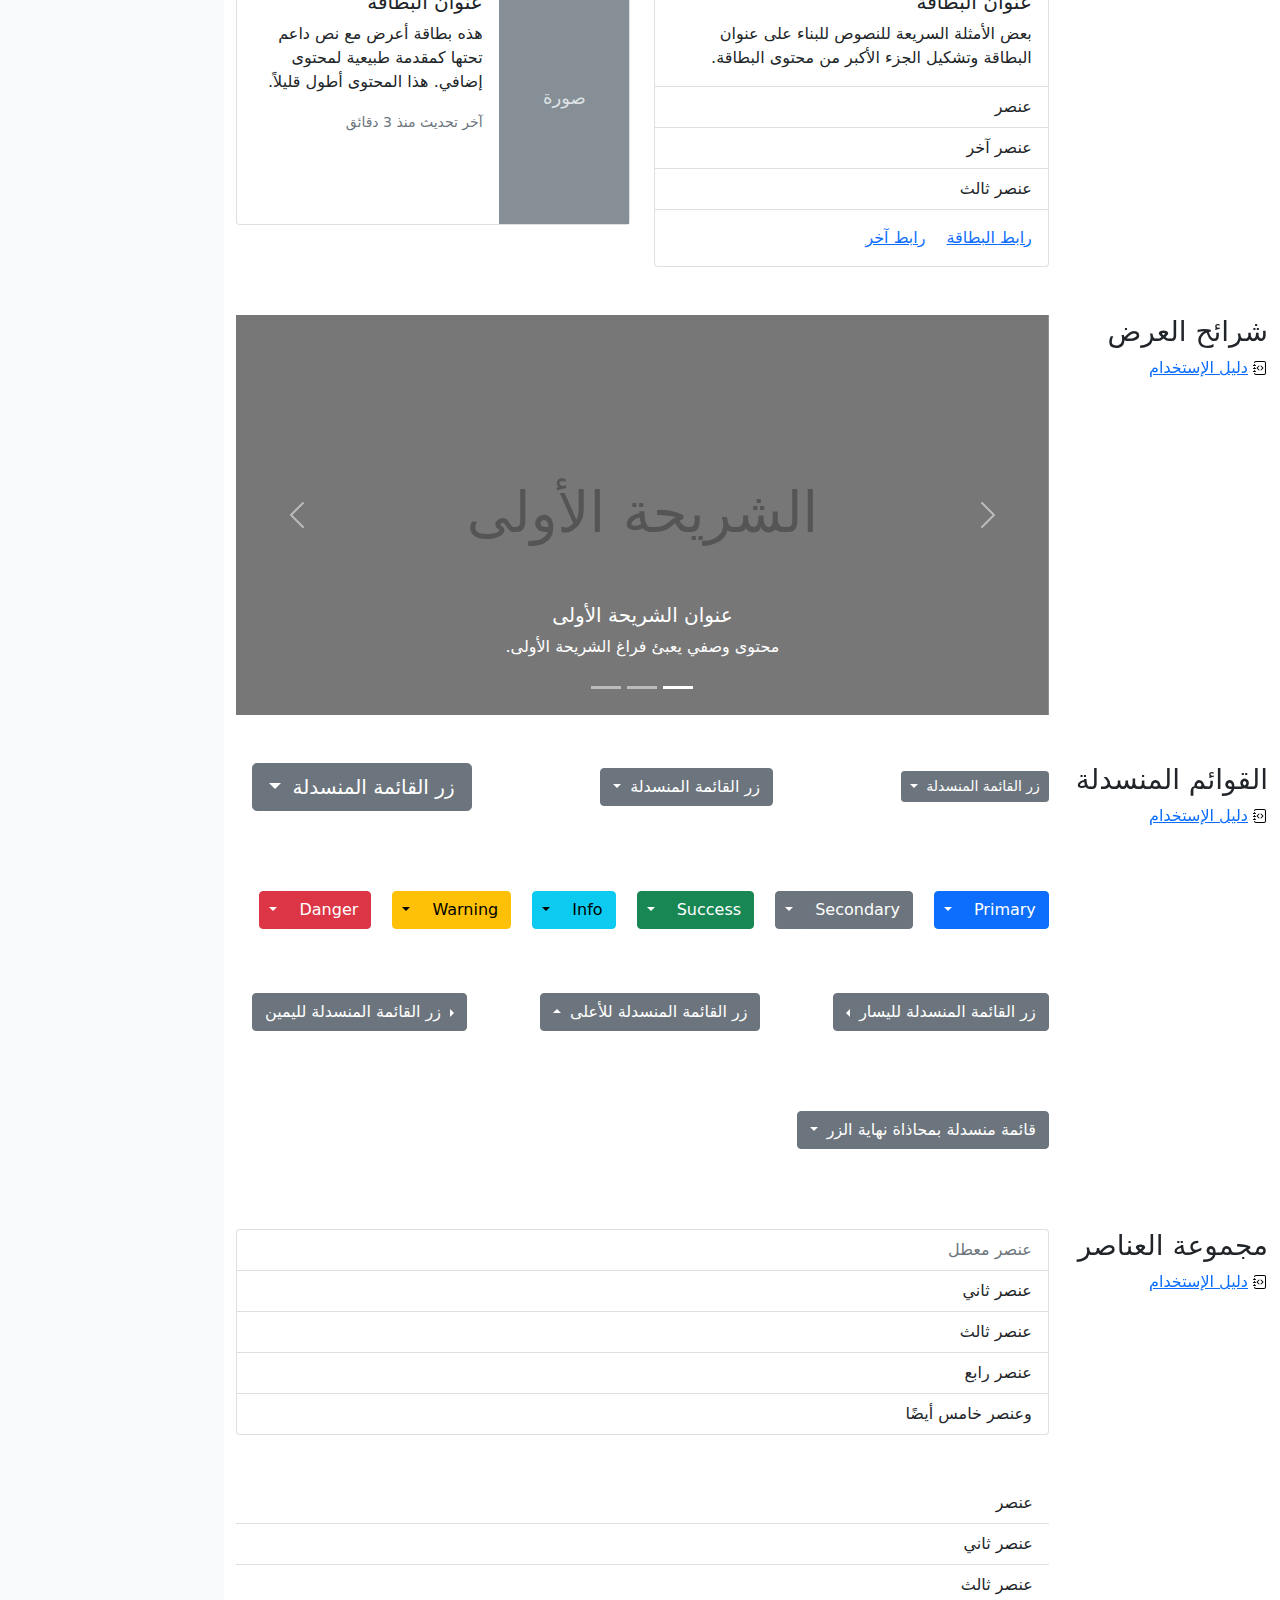
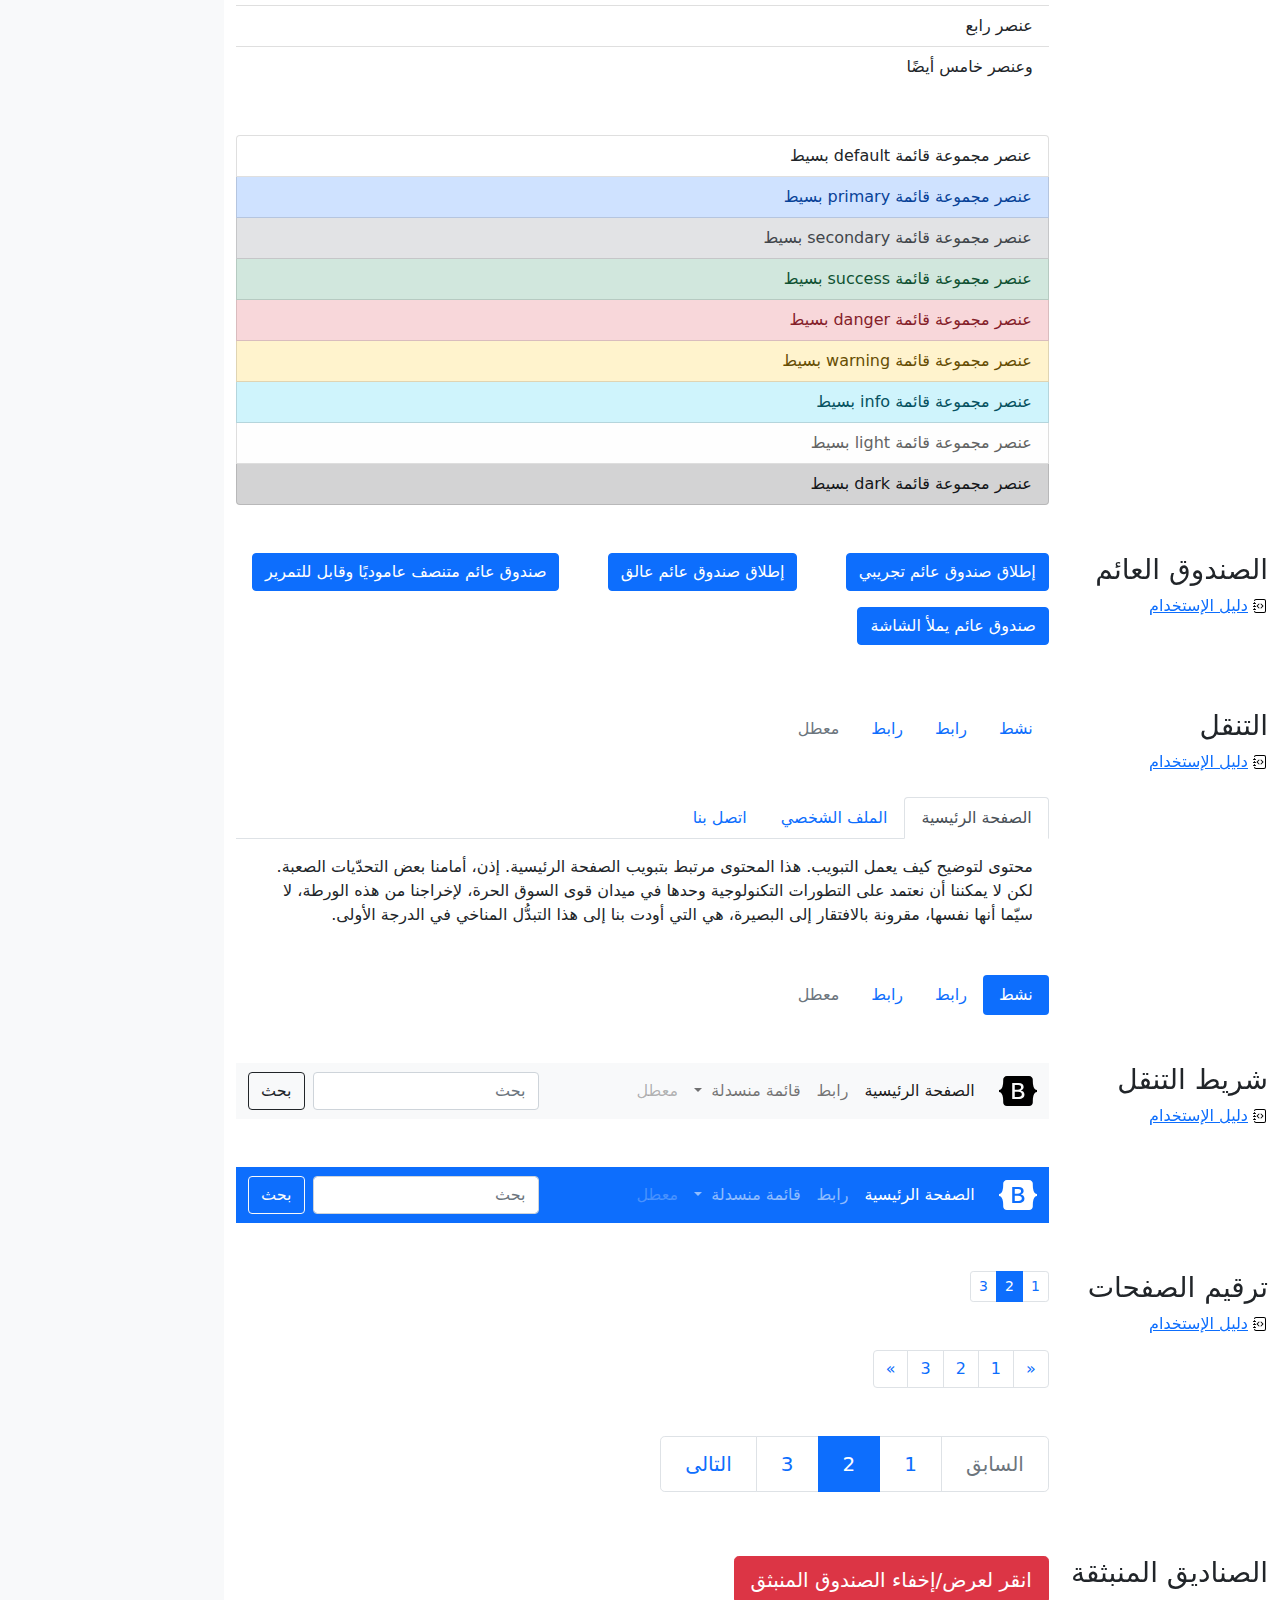
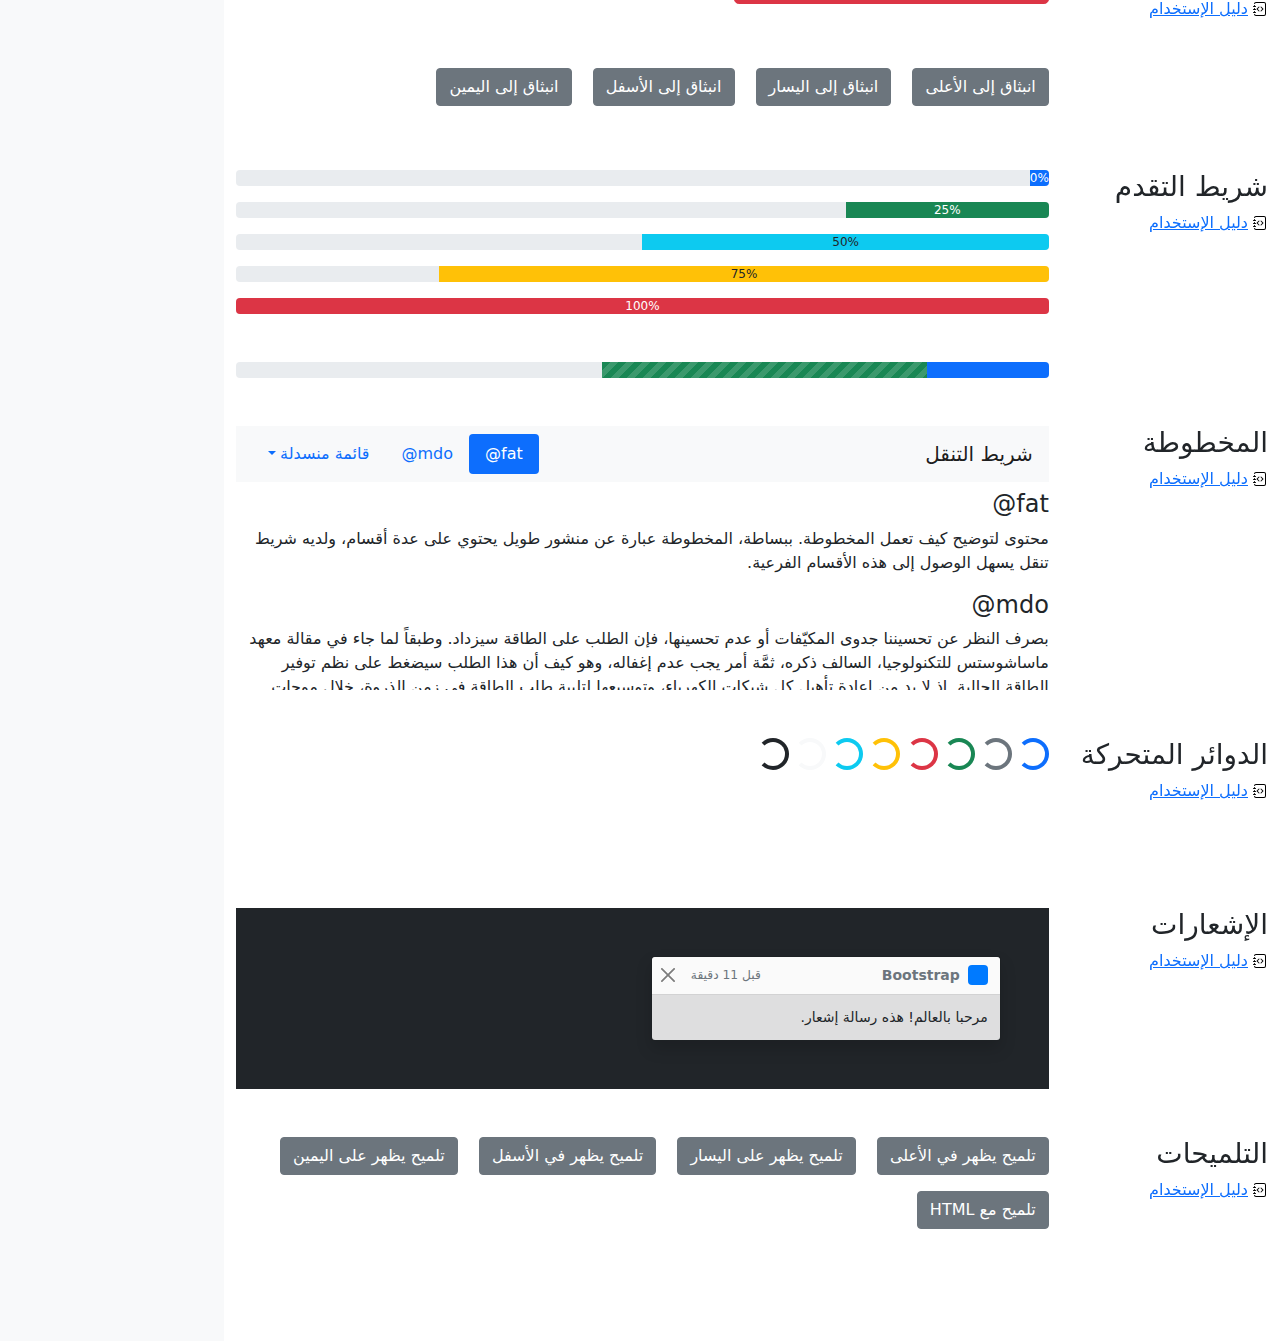
<file: bootstrap-5.1.3-examples/cheatsheet-rtl/index.html>
<!doctype html>
<html lang="ar" dir="rtl">
  <head>
    <meta charset="utf-8">
    <meta name="viewport" content="width=device-width, initial-scale=1">
    <meta name="description" content="">
    <meta name="author" content="Mark Otto, Jacob Thornton, and Bootstrap contributors">
    <meta name="generator" content="Hugo 0.88.1">
    <title>ورقة الغش · Bootstrap v5.1</title>

    <link rel="canonical" href="https://getbootstrap.com/docs/5.1/examples/cheatsheet-rtl/">

    

    <!-- Bootstrap core CSS -->
<link href="../assets/dist/css/bootstrap.rtl.min.css" rel="stylesheet">

    <style>
      .bd-placeholder-img {
        font-size: 1.125rem;
        text-anchor: middle;
        -webkit-user-select: none;
        -moz-user-select: none;
        user-select: none;
      }

      @media (min-width: 768px) {
        .bd-placeholder-img-lg {
          font-size: 3.5rem;
        }
      }
    </style>

    
    <!-- Custom styles for this template -->
    <link href="../cheatsheet/cheatsheet.rtl.css" rel="stylesheet">
  </head>
  <body class="bg-light">
    
<header class="bd-header bg-dark py-3 d-flex align-items-stretch border-bottom border-dark">
  <div class="container-fluid d-flex align-items-center">
    <h1 class="d-flex align-items-center fs-4 text-white mb-0">
      <img src="../assets/brand/bootstrap-logo-white.svg" width="38" height="30" class="me-3" alt="Bootstrap">
      ورقة الغش
    </h1>
    <a href="../examples/cheatsheet/" class="ms-auto link-light" hreflang="en">جدول بيانات LTR</a>
  </div>
</header>
<aside class="bd-aside sticky-xl-top text-muted align-self-start mb-3 mb-xl-5 px-2">
  <h2 class="h6 pt-4 pb-3 mb-4 border-bottom">على هذه الصفحة</h2>
  <nav class="small" id="toc">
    <ul class="list-unstyled">
      <li class="my-2">
        <button class="btn d-inline-flex align-items-center collapsed" data-bs-toggle="collapse" aria-expanded="false" data-bs-target="#contents-collapse" aria-controls="contents-collapse">المحتوى</button>
        <ul class="list-unstyled ps-3 collapse" id="contents-collapse">
          <li><a class="d-inline-flex align-items-center rounded" href="#typography">النصوص</a></li>
          <li><a class="d-inline-flex align-items-center rounded" href="#images">الصور</a></li>
          <li><a class="d-inline-flex align-items-center rounded" href="#tables">الجداول</a></li>
          <li><a class="d-inline-flex align-items-center rounded" href="#figures">النماذج البيانية</a></li>
        </ul>
      </li>
      <li class="my-2">
        <button class="btn d-inline-flex align-items-center collapsed" data-bs-toggle="collapse" aria-expanded="false" data-bs-target="#forms-collapse" aria-controls="forms-collapse">النماذج</button>
        <ul class="list-unstyled ps-3 collapse" id="forms-collapse">
          <li><a class="d-inline-flex align-items-center rounded" href="#overview">نظرة عامة</a></li>
          <li><a class="d-inline-flex align-items-center rounded" href="#disabled-forms">الحقول المعطلة</a></li>
          <li><a class="d-inline-flex align-items-center rounded" href="#sizing">الأحجام</a></li>
          <li><a class="d-inline-flex align-items-center rounded" href="#input-group">مجموعة الإدخال</a></li>
          <li><a class="d-inline-flex align-items-center rounded" href="#floating-labels">الحقول ذوي العناوين العائمة</a></li>
          <li><a class="d-inline-flex align-items-center rounded" href="#validation">التحقق</a></li>
        </ul>
      </li>
      <li class="my-2">
        <button class="btn d-inline-flex align-items-center collapsed" data-bs-toggle="collapse" aria-expanded="false" data-bs-target="#components-collapse" aria-controls="components-collapse">مكونات</button>
        <ul class="list-unstyled ps-3 collapse" id="components-collapse">
          <li><a class="d-inline-flex align-items-center rounded" href="#accordion">المطوية</a></li>
          <li><a class="d-inline-flex align-items-center rounded" href="#alerts">الإنذارات</a></li>
          <li><a class="d-inline-flex align-items-center rounded" href="#badge">الشارة</a></li>
          <li><a class="d-inline-flex align-items-center rounded" href="#breadcrumb">مسار التنقل التفصيلي</a></li>
          <li><a class="d-inline-flex align-items-center rounded" href="#buttons">الأزرار</a></li>
          <li><a class="d-inline-flex align-items-center rounded" href="#button-group">مجموعة الأزرار</a></li>
          <li><a class="d-inline-flex align-items-center rounded" href="#card">البطاقة</a></li>
          <li><a class="d-inline-flex align-items-center rounded" href="#carousel">شرائح العرض</a></li>
          <li><a class="d-inline-flex align-items-center rounded" href="#dropdowns">القوائم المنسدلة</a></li>
          <li><a class="d-inline-flex align-items-center rounded" href="#list-group">مجموعة العناصر</a></li>
          <li><a class="d-inline-flex align-items-center rounded" href="#modal">الصندوق العائم</a></li>
          <li><a class="d-inline-flex align-items-center rounded" href="#navs">التنقل</a></li>
          <li><a class="d-inline-flex align-items-center rounded" href="#navbar">شريط التنقل</a></li>
          <li><a class="d-inline-flex align-items-center rounded" href="#pagination">ترقيم الصفحات</a></li>
          <li><a class="d-inline-flex align-items-center rounded" href="#popovers">الصناديق المنبثقة</a></li>
          <li><a class="d-inline-flex align-items-center rounded" href="#progress">شريط التقدم</a></li>
          <li><a class="d-inline-flex align-items-center rounded" href="#scrollspy">المخطوطة</a></li>
          <li><a class="d-inline-flex align-items-center rounded" href="#spinners">الدوائر المتحركة</a></li>
          <li><a class="d-inline-flex align-items-center rounded" href="#toasts">الإشعارات</a></li>
          <li><a class="d-inline-flex align-items-center rounded" href="#tooltips">التلميحات</a></li>
        </ul>
      </li>
    </ul>
  </nav>
</aside>
<div class="bd-cheatsheet container-fluid bg-body">
  <section id="content">
    <h2 class="sticky-xl-top fw-bold pt-3 pt-xl-5 pb-2 pb-xl-3">المحتوى</h2>

    <article class="my-3" id="typography">
      <div class="bd-heading sticky-xl-top align-self-start mt-5 mb-3 mt-xl-0 mb-xl-2">
        <h3>النصوص</h3>
        <a class="d-flex align-items-center" hreflang="en" href="../content/typography/">دليل الإستخدام</a>
      </div>

      <div>
        <div class="bd-example">
        <p class="display-1">العرض 1</p>
        <p class="display-2">العرض 2</p>
        <p class="display-3">العرض 3</p>
        <p class="display-4">العرض 4</p>
        <p class="display-5">العرض 5</p>
        <p class="display-6">العرض 6</p>
        </div>

        <div class="bd-example">
        <p class="h1">عنوان 1</p>
        <p class="h2">عنوان 2</p>
        <p class="h3">عنوان 3</p>
        <p class="h4">عنوان 4</p>
        <p class="h5">عنوان 5</p>
        <p class="h6">عنوان 6</p>
        </div>

        <div class="bd-example">
        <p class="lead">
          هذه قطعة إملائية متميزة، فهي مصممة لتكون بارزة من بين القطع الإملائية الأخرى.
        </p>
        </div>

        <div class="bd-example">
        <p>يمكنك استخدام تصنيف mark <mark>لتحديد</mark> نص.</p>
        <p><del>من المفترض أن يتم التعامل مع هذا السطر كنص محذوف.</del></p>
        <p><s>من المفترض أن يتم التعامل مع هذا السطر على أنه لم يعد دقيقًا.</s></p>
        <p><ins>من المفترض أن يتم التعامل مع هذا السطر كإضافة إلى المستند.</ins></p>
        <p><u>سيتم عرض النص في هذا السطر كما وتحته خط.</u></p>
        <p><small>من المفترض أن يتم التعامل مع هذا السطر على أنه يحوي تفاصيل صغيرة.</small></p>
        <p><strong>هذا السطر يحوي نص عريض.</strong></p>
        <p><em>هذا السطر يحوي نص مائل.</em></p>
        </div>

        <div class="bd-example">
        <blockquote class="blockquote">
          <p>إقتباس مبهر، موضوع في عنصر blockquote</p>
          <footer class="blockquote-footer">شخص مشهور في <cite title= "عنوان المصدر"> عنوان المصدر </cite></footer>
        </blockquote>
        </div>

        <div class="bd-example">
        <ul class="list-unstyled">
          <li>هذه قائمة عناصر.</li>
          <li>بالرغم من أنها مصممة كي لا تظهر كذلك.</li>
          <li>إلا أنها مجهزة كـ قائمة خلف الكواليس</li>
          <li>هذا التصميم ينطبق فقد على القائمة الرئيسية</li>
          <li>القوائم الفرعية
            <ul>
              <li>لا تتأثر بهذا التصميم</li>
              <li>فهي تظهر عليها علامات الترقيم</li>
              <li>وتحتوي على مساحة فارغة بجوارها</li>
            </ul>
          </li>
          <li>قد يكون هذا التصميم مفيدًا في بعض الأحيان.</li>
        </ul>
        </div>

        <div class="bd-example">
        <ul class="list-inline">
          <li class="list-inline-item">هذا عنصر في قائمة.</li>
          <li class="list-inline-item">وهذا أيضًا.</li>
          <li class="list-inline-item">لكنهم يظهرون متجاورين.</li>
        </ul>
        </div>
      </div>
    </article>
    <article class="my-3" id="images">
      <div class="bd-heading sticky-xl-top align-self-start mt-5 mb-3 mt-xl-0 mb-xl-2">
        <h3>الصور</h3>
        <a class="d-flex align-items-center" hreflang="en" href="../content/images/">دليل الإستخدام</a>
      </div>

      <div>
        <div class="bd-example">
        <svg class="bd-placeholder-img bd-placeholder-img-lg img-fluid" width="100%" height="250" xmlns="http://www.w3.org/2000/svg" role="img" aria-label="Placeholder: صورة مستجيبة" preserveAspectRatio="xMidYMid slice" focusable="false"><title>Placeholder</title><rect width="100%" height="100%" fill="#868e96"/><text x="50%" y="50%" fill="#dee2e6" dy=".3em">صورة مستجيبة</text></svg>

        </div>

        <div class="bd-example">
        <svg class="bd-placeholder-img img-thumbnail" width="200" height="200" xmlns="http://www.w3.org/2000/svg" role="img" aria-label="صورة عنصر نائب مربع عام مع حدود بيضاء حولها ، مما يجعلها تشبه صورة تم التقاطها بكاميرا فورية قديمة: 200x200" preserveAspectRatio="xMidYMid slice" focusable="false"><title>صورة عنصر نائب مربع عام مع حدود بيضاء حولها ، مما يجعلها تشبه صورة تم التقاطها بكاميرا فورية قديمة</title><rect width="100%" height="100%" fill="#868e96"/><text x="50%" y="50%" fill="#dee2e6" dy=".3em">200x200</text></svg>

        </div>
      </div>
    </article>
    <article class="my-3" id="tables">
      <div class="bd-heading sticky-xl-top align-self-start mt-5 mb-3 mt-xl-0 mb-xl-2">
        <h3>الجداول</h3>
        <a class="d-flex align-items-center" hreflang="en" href="../content/tables/">دليل الإستخدام</a>
      </div>

      <div>
        <div class="bd-example">
        <table class="table table-striped">
          <thead>
          <tr>
            <th scope="col">#</th>
            <th scope="col">الاسم الاول</th>
            <th scope="col">الكنية</th>
            <th scope="col">الاسم المستعار</th>
          </tr>
          </thead>
          <tbody>
          <tr>
            <th scope="row">1</th>
            <td>Mark</td>
            <td>Otto</td>
            <td><bdo lang="en" dir="ltr">@mdo</bdo></td>
          </tr>
          <tr>
            <th scope="row">2</th>
            <td>Jacob</td>
            <td>Thornton</td>
            <td><bdo lang="en" dir="ltr">@fat</bdo></td>
          </tr>
          <tr>
            <th scope="row">3</th>
            <td colspan="2">Larry the Bird</td>
            <td><bdo lang="en" dir="ltr">@twitter</bdo></td>
          </tr>
          </tbody>
        </table>
        </div>

        <div class="bd-example">
        <table class="table table-dark table-borderless">
          <thead>
          <tr>
            <th scope="col">#</th>
            <th scope="col">الاسم الاول</th>
            <th scope="col">الكنية</th>
            <th scope="col">الاسم المستعار</th>
          </tr>
          </thead>
          <tbody>
          <tr>
            <th scope="row">1</th>
            <td>Mark</td>
            <td>Otto</td>
            <td><bdo lang="en" dir="ltr">@mdo</bdo></td>
          </tr>
          <tr>
            <th scope="row">2</th>
            <td>Jacob</td>
            <td>Thornton</td>
            <td><bdo lang="en" dir="ltr">@fat</bdo></td>
          </tr>
          <tr>
            <th scope="row">3</th>
            <td colspan="2">Larry the Bird</td>
            <td><bdo lang="en" dir="ltr">@twitter</bdo></td>
          </tr>
          </tbody>
        </table>
        </div>

        <div class="bd-example">
        <table class="table table-hover">
          <thead>
          <tr>
            <th scope="col">Class</th>
            <th scope="col">عنوان</th>
            <th scope="col">عنوان</th>
          </tr>
          </thead>
          <tbody>
          <tr>
            <th scope="row">Default</th>
            <td>خلية</td>
            <td>خلية</td>
          </tr>
          
          <tr class="table-primary">
            <th scope="row">Primary</th>
            <td>خلية</td>
            <td>خلية</td>
          </tr>
          <tr class="table-secondary">
            <th scope="row">Secondary</th>
            <td>خلية</td>
            <td>خلية</td>
          </tr>
          <tr class="table-success">
            <th scope="row">Success</th>
            <td>خلية</td>
            <td>خلية</td>
          </tr>
          <tr class="table-danger">
            <th scope="row">Danger</th>
            <td>خلية</td>
            <td>خلية</td>
          </tr>
          <tr class="table-warning">
            <th scope="row">Warning</th>
            <td>خلية</td>
            <td>خلية</td>
          </tr>
          <tr class="table-info">
            <th scope="row">Info</th>
            <td>خلية</td>
            <td>خلية</td>
          </tr>
          <tr class="table-light">
            <th scope="row">Light</th>
            <td>خلية</td>
            <td>خلية</td>
          </tr>
          <tr class="table-dark">
            <th scope="row">Dark</th>
            <td>خلية</td>
            <td>خلية</td>
          </tr>
          </tbody>
        </table>
        </div>

        <div class="bd-example">
        <table class="table table-sm table-bordered">
          <thead>
          <tr>
            <th scope="col">#</th>
            <th scope="col">الاسم الاول</th>
            <th scope="col">الكنية</th>
            <th scope="col">الاسم المستعار</th>
          </tr>
          </thead>
          <tbody>
          <tr>
            <th scope="row">1</th>
            <td>Mark</td>
            <td>Otto</td>
            <td><bdo lang="en" dir="ltr">@mdo</bdo></td>
          </tr>
          <tr>
            <th scope="row">2</th>
            <td>Jacob</td>
            <td>Thornton</td>
            <td><bdo lang="en" dir="ltr">@fat</bdo></td>
          </tr>
          <tr>
            <th scope="row">3</th>
            <td colspan="2">Larry the Bird</td>
            <td><bdo lang="en" dir="ltr">@twitter</bdo></td>
          </tr>
          </tbody>
        </table>
        </div>
      </div>
    </article>
    <article class="my-3" id="figures">
      <div class="bd-heading sticky-xl-top align-self-start mt-5 mb-3 mt-xl-0 mb-xl-2">
        <h3>النماذج البيانية</h3>
        <a class="d-flex align-items-center" hreflang="en" href="../content/figures/">دليل الإستخدام</a>
      </div>

      <div>
        <div class="bd-example">
        <figure class="figure">
          <svg class="bd-placeholder-img figure-img img-fluid rounded" width="400" height="300" xmlns="http://www.w3.org/2000/svg" role="img" aria-label="Placeholder: 400x300" preserveAspectRatio="xMidYMid slice" focusable="false"><title>Placeholder</title><rect width="100%" height="100%" fill="#868e96"/><text x="50%" y="50%" fill="#dee2e6" dy=".3em">400x300</text></svg>

          <figcaption class="figure-caption">شرح للصورة أعلاه.</figcaption>
        </figure>
        </div>
      </div>
    </article>
  </section>

  <section id="forms">
    <h2 class="sticky-xl-top fw-bold pt-3 pt-xl-5 pb-2 pb-xl-3">النماذج</h2>

    <article class="my-3" id="overview">
      <div class="bd-heading sticky-xl-top align-self-start mt-5 mb-3 mt-xl-0 mb-xl-2">
        <h3>نظرة عامة</h3>
        <a class="d-flex align-items-center" hreflang="en" href="../forms/overview/">دليل الإستخدام</a>
      </div>

      <div>
        <div class="bd-example">
        <form>
          <div class="mb-3">
            <label for="exampleInputEmail1" class="form-label">البريد الإلكتروني</label>
            <input type="email" class="form-control" id="exampleInputEmail1" aria-describedby="emailHelp">
            <div id="emailHelp" class="form-text">لن نقوم بمشاركة بريدك الإلكتروني مع أي شخص آخر.</div>
          </div>
          <div class="mb-3">
            <label for="exampleInputPassword1" class="form-label">كلمة السر</label>
            <input type="password" class="form-control" id="exampleInputPassword1">
          </div>
          <div class="mb-3 form-check">
            <input type="checkbox" class="form-check-input" id="exampleCheck1">
            <label class="form-check-label" for="exampleCheck1">اخترني</label>
          </div>
          <fieldset class="mb-3">
            <legend>أزرار الاختيار الأحادي</legend>
            <div class="form-check">
              <input type="radio" name="radios" class="form-check-input" id="exampleRadio1" checked>
              <label class="form-check-label" for="exampleRadio1">الخيار الافتراضي</label>
            </div>
            <div class="mb-3 form-check">
              <input type="radio" name="radios" class="form-check-input" id="exampleRadio2">
              <label class="form-check-label" for="exampleRadio2">خيار آخر</label>
            </div>
          </fieldset>
          <div class="mb-3">
            <label class="form-label" for="customFile">رفع</label>
            <input type="file" class="form-control" id="customFile">
          </div>
          <div class="mb-3 form-check form-switch">
            <input class="form-check-input" type="checkbox" role="switch" id="flexSwitchCheckChecked" checked>
            <label class="form-check-label" for="flexSwitchCheckChecked">زر على شكل مفتاح اختيار.</label>
          </div>
          <div class="mb-3">
            <label for="customRange3" class="form-label">مثال على حقل اختيار نطاقي</label>
            <input type="range" class="form-range" min="0" max="5" step="0.5" id="customRange3">
          </div>
          <button type="submit" class="btn btn-primary">إرسال</button>
        </form>
        </div>
      </div>
    </article>
    <article class="my-3" id="disabled-forms">
      <div class="bd-heading sticky-xl-top align-self-start mt-5 mb-3 mt-xl-0 mb-xl-2">
        <h3>الحقول المعطلة</h3>
        <a class="d-flex align-items-center" hreflang="en" href="../forms/overview/#disabled-forms">دليل الإستخدام</a>
      </div>

      <div>
        <div class="bd-example">
        <form>
          <fieldset disabled aria-label="مثال على مجموعة الحقول المعطلة">
            <div class="mb-3">
              <label for="disabledTextInput" class="form-label">حقل إدخال معطل</label>
              <input type="text" id="disabledTextInput" class="form-control" placeholder="حقل إدخال معطل">
            </div>
            <div class="mb-3">
              <label for="disabledSelect" class="form-label">قائمة اختيار معطلة</label>
              <select id="disabledSelect" class="form-select">
                <option>خيار معطل</option>
              </select>
            </div>
            <div class="mb-3">
              <div class="form-check">
                <input class="form-check-input" type="checkbox" id="disabledFieldsetCheck" disabled>
                <label class="form-check-label" for="disabledFieldsetCheck">
                  زر اختيار معطل
                </label>
              </div>
            </div>
            <fieldset class="mb-3">
              <legend>أزرار اختيار أحادي معطلين</legend>
              <div class="form-check">
                <input type="radio" name="radios" class="form-check-input" id="disabledRadio1" disabled>
                <label class="form-check-label" for="disabledRadio1">خيار معطل</label>
              </div>
              <div class="mb-3 form-check">
                <input type="radio" name="radios" class="form-check-input" id="disabledRadio2" disabled>
                <label class="form-check-label" for="disabledRadio2">خيار آخر معطل</label>
              </div>
            </fieldset>
            <div class="mb-3">
              <label class="form-label" for="disabledCustomFile">رفع معطل</label>
              <input type="file" class="form-control" id="disabledCustomFile" disabled>
            </div>
            <div class="mb-3 form-check form-switch">
              <input class="form-check-input" type="checkbox" role="switch" id="disabledSwitchCheckChecked" checked disabled>
              <label class="form-check-label" for="disabledSwitchCheckChecked">زر معطل على شكل مفتاح اختيار.</label>
            </div>
            <div class="mb-3">
              <label for="disabledRange" class="form-label">حقل اختيار نطاقي معطل</label>
              <input type="range" class="form-range" min="0" max="5" step="0.5" id="disabledRange">
            </div>
            <button type="submit" class="btn btn-primary">إرسال</button>
          </fieldset>
        </form>
        </div>
      </div>
    </article>
    <article class="my-3" id="sizing">
      <div class="bd-heading sticky-xl-top align-self-start mt-5 mb-3 mt-xl-0 mb-xl-2">
        <h3>الأحجام</h3>
        <a class="d-flex align-items-center" hreflang="en" href="../forms/form-control/#sizing">دليل الإستخدام</a>
      </div>

      <div>
        <div class="bd-example">
        <div class="mb-3">
          <input class="form-control form-control-lg" type="text" placeholder="حقل إدخال كبير" aria-label=".form-control-lg مثال">
        </div>
        <div class="mb-3">
          <select class="form-select form-select-lg mb-3" aria-label=".form-select-lg مثال">
            <option selected>افتح قائمة الاختيار هذه</option>
            <option value="1">واحد</option>
            <option value="2">اثنان</option>
            <option value="3">ثلاثة</option>
          </select>
        </div>
        <div class="mb-3">
          <input type="file" class="form-control form-control-lg" aria-label="مثال على إدخال ملف كبير">
        </div>
        </div>

        <div class="bd-example">
        <div class="mb-3">
          <input class="form-control form-control-sm" type="text" placeholder="حقل إدخال صغير" aria-label=".form-control-sm مثال">
        </div>
        <div class="mb-3">
          <select class="form-select form-select-sm" aria-label=".form-select-sm مثال">
            <option selected>افتح قائمة الاختيار هذه</option>
            <option value="1">واحد</option>
            <option value="2">اثنان</option>
            <option value="3">ثلاثة</option>
          </select>
        </div>
        <div class="mb-3">
          <input type="file" class="form-control form-control-sm" aria-label="مثال على إدخال ملف صغير">
        </div>
        </div>
      </div>
    </article>
    <article class="my-3" id="input-group">
      <div class="bd-heading sticky-xl-top align-self-start mt-5 mb-3 mt-xl-0 mb-xl-2">
        <h3>مجموعة الإدخال</h3>
        <a class="d-flex align-items-center" hreflang="en" href="../forms/input-group/">دليل الإستخدام</a>
      </div>

      <div>
        <div class="bd-example">
        <div class="input-group mb-3">
          <span class="input-group-text" id="basic-addon1">أنا اسمي</span>
          <input type="text" class="form-control" placeholder="فلان الفلاني" aria-label="الاسم" aria-describedby="basic-addon1">
        </div>
        <div class="input-group mb-3">
          <input type="text" class="form-control" placeholder="أنا أحب الكعك والقهوة" aria-label="الطعام المفضل" aria-describedby="basic-addon2">
          <span class="input-group-text" id="basic-addon2">وغيرها</span>
        </div>
        <label for="basic-url" class="form-label">عنوان حسابك الشخصي</label>
        <div class="input-group mb-3">
          <input type="text" class="form-control" id="basic-url" aria-describedby="basic-addon3">
          <span class="input-group-text" id="basic-addon3"><bdo lang="en" dir="ltr">https://example.com/users/</bdo></span>
        </div>
        <div class="input-group mb-3">
          <span class="input-group-text"><bdo lang="en" dir="ltr">.00</bdo></span>
          <input type="text" class="form-control" aria-label="المبلغ (لأقرب دولار)">
          <span class="input-group-text">$</span>
        </div>
        <div class="input-group">
          <span class="input-group-text">مع textarea</span>
          <textarea class="form-control" aria-label="مع textarea"></textarea>
        </div>
        </div>
      </div>
    </article>
    <article class="my-3" id="floating-labels">
      <div class="bd-heading sticky-xl-top align-self-start mt-5 mb-3 mt-xl-0 mb-xl-2">
        <h3>الحقول ذوي العناوين العائمة</h3>
        <a class="d-flex align-items-center" href="../forms/floating-labels/">دليل الإستخدام</a>
      </div>

      <div>
        <div class="bd-example">
        <form>
          <div class="form-floating mb-3">
            <input type="email" class="form-control" id="floatingInput" placeholder="name@example.com">
            <label for="floatingInput">البريد الالكتروني</label>
          </div>
          <div class="form-floating">
            <input type="password" class="form-control" id="floatingPassword" placeholder="كلمة السر">
            <label for="floatingPassword">كلمة السر</label>
          </div>
        </form>
        </div>
      </div>
    </article>
    <article class="my-3" id="validation">
      <div class="bd-heading sticky-xl-top align-self-start mt-5 mb-3 mt-xl-0 mb-xl-2">
        <h3>التحقق</h3>
        <a class="d-flex align-items-center" hreflang="en" href="../forms/validation/">دليل الإستخدام</a>
      </div>

      <div>
        <div class="bd-example">
        <form class="row g-3">
          <div class="col-md-4">
            <label for="validationServer01" class="form-label">الاسم الاول</label>
            <input type="text" class="form-control is-valid" id="validationServer01" value="Mark" required>
            <div class="valid-feedback">
              يبدو صحيحًا!
            </div>
          </div>
          <div class="col-md-4">
            <label for="validationServer02" class="form-label">الكنية</label>
            <input type="text" class="form-control is-valid" id="validationServer02" value="Otto" required>
            <div class="valid-feedback">
              يبدو صحيحًا!
            </div>
          </div>
          <div class="col-md-4">
            <label for="validationServerUsername" class="form-label">اسم المستخدم</label>
            <div class="input-group has-validation">
              <input type="text" class="form-control is-invalid" id="validationServerUsername" aria-describedby="inputGroupPrepend3" required>
              <span class="input-group-text" id="inputGroupPrepend3">@</span>
              <div class="invalid-feedback">
                يرجى اختيار اسم مستخدم.
              </div>
            </div>
          </div>
          <div class="col-md-6">
            <label for="validationServer03" class="form-label">مدينة</label>
            <input type="text" class="form-control is-invalid" id="validationServer03" required>
            <div class="invalid-feedback">
              يرجى إدخال مدينة صحيحة.
            </div>
          </div>
          <div class="col-md-3">
            <label for="validationServer04" class="form-label">حالة</label>
            <select class="form-select is-invalid" id="validationServer04" required>
              <option selected disabled value="">اختر...</option>
              <option>...</option>
            </select>
            <div class="invalid-feedback">
              يرجى اختيار ولاية صحيحة.
            </div>
          </div>
          <div class="col-md-3">
            <label for="validationServer05" class="form-label">الرمز البريدي</label>
            <input type="text" class="form-control is-invalid" id="validationServer05" required>
            <div class="invalid-feedback">
              يرجى إدخال رمز بريدي صحيح.
            </div>
          </div>
          <div class="col-12">
            <div class="form-check">
              <input class="form-check-input is-invalid" type="checkbox" value="" id="invalidCheck3" required>
              <label class="form-check-label" for="invalidCheck3">
                أوافق على الشروط والأحكام
              </label>
              <div class="invalid-feedback">
                تجب الموافقة قبل إرسال النموذج.
              </div>
            </div>
          </div>
          <div class="col-12">
            <button class="btn btn-primary" type="submit">إرسال النموذج</button>
          </div>
        </form>
        </div>
      </div>
    </article>
  </section>

  <section id="components">
    <h2 class="sticky-xl-top fw-bold pt-3 pt-xl-5 pb-2 pb-xl-3">العناصر</h2>

    <article class="my-3" id="accordion">
      <div class="bd-heading sticky-xl-top align-self-start mt-5 mb-3 mt-xl-0 mb-xl-2">
        <h3>المطوية</h3>
        <a class="d-flex align-items-center" hreflang="en" href="../components/accordion/">دليل الإستخدام</a>
      </div>

      <div>
        <div class="bd-example">
        <div class="accordion" id="accordionExample">
          <div class="accordion-item">
            <h4 class="accordion-header" id="headingOne">
              <button class="accordion-button" type="button" data-bs-toggle="collapse" data-bs-target="#collapseOne" aria-expanded="true" aria-controls="collapseOne">
                عنصر المطوية الأول
              </button>
            </h4>
            <div id="collapseOne" class="accordion-collapse collapse show" aria-labelledby="headingOne" data-bs-parent="#accordionExample">
              <div class="accordion-body">
                <strong>هذا هو محتوى عنصر المطوية الأول.</strong> سيكون المحتوى مخفيًا بشكل إفتراضي حتى يقوم Bootstrap بإضافة الكلاسات اللازمة لكل عنصر في المطوية. هذه الكلاسات تتحكم بالمظهر العام ووتتحكم أيضا بإظهار وإخفاء أقسام المطوية عبر حركات CSS الإنتقالية. يمكنك تعديل أي من هذه عبر كلاسات CSS خاصة بك، او عبر تغيير القيم الإفتراضية المقدمة من Bootsrap. من الجدير بالذكر أنه يمكن وضع أي كود HTML هنا، ولكن الحركة الإنتقالية قد تحد من الoverflow.
              </div>
            </div>
          </div>
          <div class="accordion-item">
            <h4 class="accordion-header" id="headingTwo">
              <button class="accordion-button collapsed" type="button" data-bs-toggle="collapse" data-bs-target="#collapseTwo" aria-expanded="false" aria-controls="collapseTwo">
                عنصر المطوية الثاني
              </button>
            </h4>
            <div id="collapseTwo" class="accordion-collapse collapse" aria-labelledby="headingTwo" data-bs-parent="#accordionExample">
              <div class="accordion-body">
                <strong>هذا هو محتوى عنصر المطوية الثاني.</strong> سيكون المحتوى مخفيًا بشكل إفتراضي حتى يقوم Bootstrap بإضافة الكلاسات اللازمة لكل عنصر في المطوية. هذه الكلاسات تتحكم بالمظهر العام ووتتحكم أيضا بإظهار وإخفاء أقسام المطوية عبر حركات CSS الإنتقالية. يمكنك تعديل أي من هذه عبر كلاسات CSS خاصة بك، او عبر تغيير القيم الإفتراضية المقدمة من Bootsrap. من الجدير بالذكر أنه يمكن وضع أي كود HTML هنا، ولكن الحركة الإنتقالية قد تحد من الoverflow.
              </div>
            </div>
          </div>
          <div class="accordion-item">
            <h4 class="accordion-header" id="headingThree">
              <button class="accordion-button collapsed" type="button" data-bs-toggle="collapse" data-bs-target="#collapseThree" aria-expanded="false" aria-controls="collapseThree">
                عنصر المطوية الثالث
              </button>
            </h4>
            <div id="collapseThree" class="accordion-collapse collapse" aria-labelledby="headingThree" data-bs-parent="#accordionExample">
              <div class="accordion-body">
                <strong>هذا هو محتوى عنصر المطوية الثالث.</strong> سيكون المحتوى مخفيًا بشكل إفتراضي حتى يقوم Bootstrap بإضافة الكلاسات اللازمة لكل عنصر في المطوية. هذه الكلاسات تتحكم بالمظهر العام ووتتحكم أيضا بإظهار وإخفاء أقسام المطوية عبر حركات CSS الإنتقالية. يمكنك تعديل أي من هذه عبر كلاسات CSS خاصة بك، او عبر تغيير القيم الإفتراضية المقدمة من Bootsrap. من الجدير بالذكر أنه يمكن وضع أي كود HTML هنا، ولكن الحركة الإنتقالية قد تحد من الoverflow.
              </div>
            </div>
          </div>
        </div>
        </div>
      </div>
    </article>
    <article class="my-3" id="alerts">
      <div class="bd-heading sticky-xl-top align-self-start mt-5 mb-3 mt-xl-0 mb-xl-2">
        <h3>الإنذارات</h3>
        <a class="d-flex align-items-center" hreflang="en" href="../components/alerts/">دليل الإستخدام</a>
      </div>

      <div>
        <div class="bd-example">
        
        <div class="alert alert-primary alert-dismissible fade show" role="alert">
          تنبيه primary بسيط مع <a href="#" class="alert-link">رابط مثال</a>. أعطها نقرة إذا أردت.
          <button type="button" class="btn-close" data-bs-dismiss="alert" aria-label="قريب"></button>
        </div>
        <div class="alert alert-secondary alert-dismissible fade show" role="alert">
          تنبيه secondary بسيط مع <a href="#" class="alert-link">رابط مثال</a>. أعطها نقرة إذا أردت.
          <button type="button" class="btn-close" data-bs-dismiss="alert" aria-label="قريب"></button>
        </div>
        <div class="alert alert-success alert-dismissible fade show" role="alert">
          تنبيه success بسيط مع <a href="#" class="alert-link">رابط مثال</a>. أعطها نقرة إذا أردت.
          <button type="button" class="btn-close" data-bs-dismiss="alert" aria-label="قريب"></button>
        </div>
        <div class="alert alert-danger alert-dismissible fade show" role="alert">
          تنبيه danger بسيط مع <a href="#" class="alert-link">رابط مثال</a>. أعطها نقرة إذا أردت.
          <button type="button" class="btn-close" data-bs-dismiss="alert" aria-label="قريب"></button>
        </div>
        <div class="alert alert-warning alert-dismissible fade show" role="alert">
          تنبيه warning بسيط مع <a href="#" class="alert-link">رابط مثال</a>. أعطها نقرة إذا أردت.
          <button type="button" class="btn-close" data-bs-dismiss="alert" aria-label="قريب"></button>
        </div>
        <div class="alert alert-info alert-dismissible fade show" role="alert">
          تنبيه info بسيط مع <a href="#" class="alert-link">رابط مثال</a>. أعطها نقرة إذا أردت.
          <button type="button" class="btn-close" data-bs-dismiss="alert" aria-label="قريب"></button>
        </div>
        <div class="alert alert-light alert-dismissible fade show" role="alert">
          تنبيه light بسيط مع <a href="#" class="alert-link">رابط مثال</a>. أعطها نقرة إذا أردت.
          <button type="button" class="btn-close" data-bs-dismiss="alert" aria-label="قريب"></button>
        </div>
        <div class="alert alert-dark alert-dismissible fade show" role="alert">
          تنبيه dark بسيط مع <a href="#" class="alert-link">رابط مثال</a>. أعطها نقرة إذا أردت.
          <button type="button" class="btn-close" data-bs-dismiss="alert" aria-label="قريب"></button>
        </div>
        </div>

        <div class="bd-example">
        <div class="alert alert-success" role="alert">
          <h4 class="alert-heading">أحسنت!</h4>
          <p>لقد نجحت في قراءة رسالة التنبيه المهمة هذه. سيتم تشغيل نص المثال هذا لفترة أطول قليلاً حتى تتمكن من رؤية كيفية عمل التباعد داخل التنبيه مع هذا النوع من المحتوى.</p>
          <hr>
          <p class="mb-0">كلما احتجت إلى ذلك ، تأكد من استخدام أدوات الهامش للحفاظ على الأشياء لطيفة ومرتبة.</p>
        </div>
        </div>
      </div>
    </article>
    <article class="my-3" id="badge">
      <div class="bd-heading sticky-xl-top align-self-start mt-5 mb-3 mt-xl-0 mb-xl-2">
        <h3>الشارة</h3>
        <a class="d-flex align-items-center" hreflang="en" href="../components/badge/">دليل الإستخدام</a>
      </div>

      <div>
        <div class="bd-example">
        <p class="h1">مثال على عنوان <span class="badge bg-primary">جديد</span></p>
        <p class="h2">مثال على عنوان <span class="badge bg-secondary">جديد</span></p>
        <p class="h3">مثال على عنوان <span class="badge bg-success">جديد</span></p>
        <p class="h4">مثال على عنوان <span class="badge bg-danger">جديد</span></p>
        <p class="h5">مثال على عنوان <span class="badge bg-warning text-dark">جديد</span></p>
        <p class="h6">مثال على عنوان <span class="badge bg-info text-dark">جديد</span></p>
        <p class="h6">مثال على عنوان <span class="badge bg-light text-dark">جديد</span></p>
        <p class="h6">مثال على عنوان <span class="badge bg-dark">جديد</span></p>
        </div>

        <div class="bd-example">
        
        <span class="badge rounded-pill bg-primary">Primary</span>
        <span class="badge rounded-pill bg-secondary">Secondary</span>
        <span class="badge rounded-pill bg-success">Success</span>
        <span class="badge rounded-pill bg-danger">Danger</span>
        <span class="badge rounded-pill bg-warning text-dark">Warning</span>
        <span class="badge rounded-pill bg-info text-dark">Info</span>
        <span class="badge rounded-pill bg-light text-dark">Light</span>
        <span class="badge rounded-pill bg-dark">Dark</span>
        </div>
      </div>
    </article>
    <article class="my-3" id="breadcrumb">
      <div class="bd-heading sticky-xl-top align-self-start mt-5 mb-3 mt-xl-0 mb-xl-2">
        <h3>مسار التنقل التفصيلي (فتات الخبز)</h3>
        <a class="d-flex align-items-center" hreflang="en" href="../components/breadcrumb/">دليل الإستخدام</a>
      </div>

      <div>
        <div class="bd-example">
        <nav aria-label="فتات الخبز">
          <ol class="breadcrumb">
            <li class="breadcrumb-item"><a href="#">الصفحة الرئيسية</a></li>
            <li class="breadcrumb-item"><a href="#">المكتبة</a></li>
            <li class="breadcrumb-item active" aria-current="page">البيانات</li>
          </ol>
        </nav>
        </div>
      </div>
    </article>
    <article class="my-3" id="buttons">
      <div class="bd-heading sticky-xl-top align-self-start mt-5 mb-3 mt-xl-0 mb-xl-2">
        <h3>الأزرار</h3>
        <a class="d-flex align-items-center" hreflang="en" href="../components/buttons/">دليل الإستخدام</a>
      </div>

      <div>
        <div class="bd-example">
        
        <button type="button" class="btn btn-primary">Primary</button>
        <button type="button" class="btn btn-secondary">Secondary</button>
        <button type="button" class="btn btn-success">Success</button>
        <button type="button" class="btn btn-danger">Danger</button>
        <button type="button" class="btn btn-warning">Warning</button>
        <button type="button" class="btn btn-info">Info</button>
        <button type="button" class="btn btn-light">Light</button>
        <button type="button" class="btn btn-dark">Dark</button>

        <button type="button" class="btn btn-link">رابط</button>
        </div>

        <div class="bd-example">
        
        <button type="button" class="btn btn-outline-primary">Primary</button>
        <button type="button" class="btn btn-outline-secondary">Secondary</button>
        <button type="button" class="btn btn-outline-success">Success</button>
        <button type="button" class="btn btn-outline-danger">Danger</button>
        <button type="button" class="btn btn-outline-warning">Warning</button>
        <button type="button" class="btn btn-outline-info">Info</button>
        <button type="button" class="btn btn-outline-light">Light</button>
        <button type="button" class="btn btn-outline-dark">Dark</button>
        </div>

        <div class="bd-example">
        <button type="button" class="btn btn-primary btn-sm">زر صغير</button>
        <button type="button" class="btn btn-primary">زر قياسي</button>
        <button type="button" class="btn btn-primary btn-lg">زر كبير</button>
        </div>
      </div>
    </article>
    <article class="my-3" id="button-group">
      <div class="bd-heading sticky-xl-top align-self-start mt-5 mb-3 mt-xl-0 mb-xl-2">
        <h3>مجموعة الأزرار</h3>
        <a class="d-flex align-items-center" hreflang="en" href="../components/button-group/">دليل الإستخدام</a>
      </div>

      <div>
        <div class="bd-example">
        <div class="btn-toolbar" role="toolbar" aria-label="شريط أدوات مع مجموعات أزرار">
          <div class="btn-group me-2" role="group" aria-label="المجموعة الأولى">
            <button type="button" class="btn btn-secondary">1</button>
            <button type="button" class="btn btn-secondary">2</button>
            <button type="button" class="btn btn-secondary">3</button>
            <button type="button" class="btn btn-secondary">4</button>
          </div>
          <div class="btn-group me-2" role="group" aria-label="المجموعة الثانية">
            <button type="button" class="btn btn-secondary">5</button>
            <button type="button" class="btn btn-secondary">6</button>
            <button type="button" class="btn btn-secondary">7</button>
          </div>
          <div class="btn-group" role="group" aria-label="المجموعة الثالثة">
            <button type="button" class="btn btn-secondary">8</button>
          </div>
        </div>
        </div>
      </div>
    </article>
    <article class="my-3" id="card">
      <div class="bd-heading sticky-xl-top align-self-start mt-5 mb-3 mt-xl-0 mb-xl-2">
        <h3>البطاقة</h3>
        <a class="d-flex align-items-center" hreflang="en" href="../components/card/">دليل الإستخدام</a>
      </div>

      <div>
        <div class="bd-example">
        <div class="row  row-cols-1 row-cols-md-2 g-4">
          <div class="col">
            <div class="card">
              <svg class="bd-placeholder-img card-img-top" width="100%" height="180" xmlns="http://www.w3.org/2000/svg" role="img" aria-label="Placeholder: غطاء الصورة" preserveAspectRatio="xMidYMid slice" focusable="false"><title>Placeholder</title><rect width="100%" height="100%" fill="#868e96"/><text x="50%" y="50%" fill="#dee2e6" dy=".3em">غطاء الصورة</text></svg>

              <div class="card-body">
                <h5 class="card-title">عنوان البطاقة</h5>
                <p class="card-text">بعض الأمثلة السريعة للنصوص للبناء على عنوان البطاقة وتشكيل الجزء الأكبر من محتوى البطاقة.</p>
                <a href="#" class="btn btn-primary">اذهب لمكان ما</a>
              </div>
            </div>
          </div>
          <div class="col">
            <div class="card">
              <div class="card-header">
                متميز
              </div>
              <div class="card-body">
                <h5 class="card-title">عنوان البطاقة</h5>
                <p class="card-text">بعض الأمثلة السريعة للنصوص للبناء على عنوان البطاقة وتشكيل الجزء الأكبر من محتوى البطاقة.</p>
                <a href="#" class="btn btn-primary">اذهب لمكان ما</a>
              </div>
              <div class="card-footer text-muted">
                منذ يومان
              </div>
            </div>
          </div>
          <div class="col">
            <div class="card">
              <div class="card-body">
                <h5 class="card-title">عنوان البطاقة</h5>
                <p class="card-text">بعض الأمثلة السريعة للنصوص للبناء على عنوان البطاقة وتشكيل الجزء الأكبر من محتوى البطاقة.</p>
              </div>
              <ul class="list-group list-group-flush">
                <li class="list-group-item">عنصر</li>
                <li class="list-group-item">عنصر آخر</li>
                <li class="list-group-item">عنصر ثالث</li>
              </ul>
              <div class="card-body">
                <a href="#" class="card-link">رابط البطاقة</a>
                <a href="#" class="card-link">رابط آخر</a>
              </div>
            </div>
          </div>
          <div class="col">
            <div class="card">
              <div class="row g-0">
                <div class="col-md-4">
                  <svg class="bd-placeholder-img" width="100%" height="250" xmlns="http://www.w3.org/2000/svg" role="img" aria-label="Placeholder: صورة" preserveAspectRatio="xMidYMid slice" focusable="false"><title>Placeholder</title><rect width="100%" height="100%" fill="#868e96"/><text x="50%" y="50%" fill="#dee2e6" dy=".3em">صورة</text></svg>

                </div>
                <div class="col-md-8">
                  <div class="card-body">
                    <h5 class="card-title">عنوان البطاقة</h5>
                    <p class="card-text">هذه بطاقة أعرض مع نص داعم تحتها كمقدمة طبيعية لمحتوى إضافي. هذا المحتوى أطول قليلاً.</p>
                    <p class="card-text"><small class="text-muted">آخر تحديث منذ 3 دقائق</small></p>
                  </div>
                </div>
              </div>
            </div>
          </div>
        </div>
        </div>
      </div>
    </article>
    <article class="my-3" id="carousel">
      <div class="bd-heading sticky-xl-top align-self-start mt-5 mb-3 mt-xl-0 mb-xl-2">
        <h3>شرائح العرض</h3>
        <a class="d-flex align-items-center" hreflang="en" href="../components/carousel/">دليل الإستخدام</a>
      </div>

      <div>
        <div class="bd-example">
        <div id="carouselExampleCaptions" class="carousel slide" data-bs-ride="carousel">
          <div class="carousel-indicators">
            <button type="button" data-bs-target="#carouselExampleCaptions" data-bs-slide-to="0" class="active" aria-current="true" aria-label="الشريحة الأولى"></button>
            <button type="button" data-bs-target="#carouselExampleCaptions" data-bs-slide-to="1" aria-label="الشريحة الثانية"></button>
            <button type="button" data-bs-target="#carouselExampleCaptions" data-bs-slide-to="2" aria-label="الشريحة الثالثة"></button>
          </div>
          <div class="carousel-inner">
            <div class="carousel-item active">
              <svg class="bd-placeholder-img bd-placeholder-img-lg d-block w-100" width="800" height="400" xmlns="http://www.w3.org/2000/svg" role="img" aria-label="Placeholder: الشريحة الأولى" preserveAspectRatio="xMidYMid slice" focusable="false"><title>Placeholder</title><rect width="100%" height="100%" fill="#777"/><text x="50%" y="50%" fill="#555" dy=".3em">الشريحة الأولى</text></svg>

              <div class="carousel-caption d-none d-md-block">
                <h5>عنوان الشريحة الأولى</h5>
                <p>محتوى وصفي يعبئ فراغ الشريحة الأولى.</p>
              </div>
            </div>
            <div class="carousel-item">
              <svg class="bd-placeholder-img bd-placeholder-img-lg d-block w-100" width="800" height="400" xmlns="http://www.w3.org/2000/svg" role="img" aria-label="Placeholder: الشريحة الثانية" preserveAspectRatio="xMidYMid slice" focusable="false"><title>Placeholder</title><rect width="100%" height="100%" fill="#666"/><text x="50%" y="50%" fill="#444" dy=".3em">الشريحة الثانية</text></svg>

              <div class="carousel-caption d-none d-md-block">
                <h5>عنوان الشريحة الثانية</h5>
                <p>محتوى وصفي يعبئ فراغ الشريحة الأولى.</p>
              </div>
            </div>
            <div class="carousel-item">
              <svg class="bd-placeholder-img bd-placeholder-img-lg d-block w-100" width="800" height="400" xmlns="http://www.w3.org/2000/svg" role="img" aria-label="Placeholder: الشريحة الثالثة" preserveAspectRatio="xMidYMid slice" focusable="false"><title>Placeholder</title><rect width="100%" height="100%" fill="#555"/><text x="50%" y="50%" fill="#333" dy=".3em">الشريحة الثالثة</text></svg>

              <div class="carousel-caption d-none d-md-block">
                <h5>عنوان الشريحة الثالثة</h5>
                <p>محتوى وصفي يعبئ فراغ الشريحة الأولى.</p>
              </div>
            </div>
          </div>
          <button class="carousel-control-prev" type="button" data-bs-target="#carouselExampleCaptions" data-bs-slide="prev">
            <span class="carousel-control-prev-icon" aria-hidden="true"></span>
            <span class="visually-hidden">السابق</span>
          </button>
          <button class="carousel-control-next" type="button" data-bs-target="#carouselExampleCaptions" data-bs-slide="next">
            <span class="carousel-control-next-icon" aria-hidden="true"></span>
            <span class="visually-hidden">التالي</span>
          </button>
        </div>
        </div>
      </div>
    </article>
    <article class="my-3" id="dropdowns">
      <div class="bd-heading sticky-xl-top align-self-start mt-5 mb-3 mt-xl-0 mb-xl-2">
        <h3>القوائم المنسدلة</h3>
        <a class="d-flex align-items-center" hreflang="en" href="../components/dropdowns/">دليل الإستخدام</a>
      </div>

      <div>
        <div class="bd-example">
        <div class="btn-group w-100 align-items-center justify-content-between flex-wrap">
          <div class="dropdown">
            <button class="btn btn-secondary btn-sm dropdown-toggle" type="button" id="dropdownMenuButtonSM" data-bs-toggle="dropdown" aria-expanded="false">
              زر القائمة المنسدلة
            </button>
            <ul class="dropdown-menu" aria-labelledby="dropdownMenuButtonSM">
              <li><h6 class="dropdown-header">عنوان القائمة المنسدلة</h6></li>
              <li><a class="dropdown-item" href="#">عمل</a></li>
              <li><a class="dropdown-item" href="#">عمل آخر</a></li>
              <li><a class="dropdown-item" href="#">شيء آخر هنا</a></li>
              <li><hr class="dropdown-divider"></li>
              <li><a class="dropdown-item" href="#">رابط منفصل</a></li>
            </ul>
          </div>
          <div class="dropdown">
            <button class="btn btn-secondary dropdown-toggle" type="button" id="dropdownMenuButton" data-bs-toggle="dropdown" aria-expanded="false">
              زر القائمة المنسدلة
            </button>
            <ul class="dropdown-menu" aria-labelledby="dropdownMenuButton">
              <li><h6 class="dropdown-header">عنوان القائمة المنسدلة</h6></li>
              <li><a class="dropdown-item" href="#">عمل</a></li>
              <li><a class="dropdown-item" href="#">عمل آخر</a></li>
              <li><a class="dropdown-item" href="#">شيء آخر هنا</a></li>
              <li><hr class="dropdown-divider"></li>
              <li><a class="dropdown-item" href="#">رابط منفصل</a></li>
            </ul>
          </div>
          <div class="dropdown">
            <button class="btn btn-secondary btn-lg dropdown-toggle" type="button" id="dropdownMenuButtonLG" data-bs-toggle="dropdown" aria-expanded="false">
              زر القائمة المنسدلة
            </button>
            <ul class="dropdown-menu" aria-labelledby="dropdownMenuButtonLG">
              <li><h6 class="dropdown-header">عنوان القائمة المنسدلة</h6></li>
              <li><a class="dropdown-item" href="#">عمل</a></li>
              <li><a class="dropdown-item" href="#">عمل آخر</a></li>
              <li><a class="dropdown-item" href="#">شيء آخر هنا</a></li>
              <li><hr class="dropdown-divider"></li>
              <li><a class="dropdown-item" href="#">رابط منفصل</a></li>
            </ul>
          </div>
        </div>
        </div>

        <div class="bd-example">
        <div class="btn-group">
          <button type="button" class="btn btn-primary">Primary</button>
          <button type="button" class="btn btn-primary dropdown-toggle dropdown-toggle-split" data-bs-toggle="dropdown" aria-expanded="false">
            <span class="visually-hidden">تبديل القائمة المنسدلة</span>
          </button>
          <ul class="dropdown-menu">
            <li><a class="dropdown-item" href="#">عمل</a></li>
            <li><a class="dropdown-item" href="#">عمل آخر</a></li>
            <li><a class="dropdown-item" href="#">شيء آخر هنا</a></li>
          </ul>
        </div><!-- /btn-group -->
        <div class="btn-group">
          <button type="button" class="btn btn-secondary">Secondary</button>
          <button type="button" class="btn btn-secondary dropdown-toggle dropdown-toggle-split" data-bs-toggle="dropdown" aria-expanded="false">
            <span class="visually-hidden">تبديل القائمة المنسدلة</span>
          </button>
          <ul class="dropdown-menu">
            <li><a class="dropdown-item" href="#">عمل</a></li>
            <li><a class="dropdown-item" href="#">عمل آخر</a></li>
            <li><a class="dropdown-item" href="#">شيء آخر هنا</a></li>
          </ul>
        </div><!-- /btn-group -->
        <div class="btn-group">
          <button type="button" class="btn btn-success">Success</button>
          <button type="button" class="btn btn-success dropdown-toggle dropdown-toggle-split" data-bs-toggle="dropdown" aria-expanded="false">
            <span class="visually-hidden">تبديل القائمة المنسدلة</span>
          </button>
          <ul class="dropdown-menu">
            <li><a class="dropdown-item" href="#">عمل</a></li>
            <li><a class="dropdown-item" href="#">عمل آخر</a></li>
            <li><a class="dropdown-item" href="#">شيء آخر هنا</a></li>
          </ul>
        </div><!-- /btn-group -->
        <div class="btn-group">
          <button type="button" class="btn btn-info">Info</button>
          <button type="button" class="btn btn-info dropdown-toggle dropdown-toggle-split" data-bs-toggle="dropdown" aria-expanded="false">
            <span class="visually-hidden">تبديل القائمة المنسدلة</span>
          </button>
          <ul class="dropdown-menu">
            <li><a class="dropdown-item" href="#">عمل</a></li>
            <li><a class="dropdown-item" href="#">عمل آخر</a></li>
            <li><a class="dropdown-item" href="#">شيء آخر هنا</a></li>
          </ul>
        </div><!-- /btn-group -->
        <div class="btn-group">
          <button type="button" class="btn btn-warning">Warning</button>
          <button type="button" class="btn btn-warning dropdown-toggle dropdown-toggle-split" data-bs-toggle="dropdown" aria-expanded="false">
            <span class="visually-hidden">تبديل القائمة المنسدلة</span>
          </button>
          <ul class="dropdown-menu">
            <li><a class="dropdown-item" href="#">عمل</a></li>
            <li><a class="dropdown-item" href="#">عمل آخر</a></li>
            <li><a class="dropdown-item" href="#">شيء آخر هنا</a></li>
          </ul>
        </div><!-- /btn-group -->
        <div class="btn-group">
          <button type="button" class="btn btn-danger">Danger</button>
          <button type="button" class="btn btn-danger dropdown-toggle dropdown-toggle-split" data-bs-toggle="dropdown" aria-expanded="false">
            <span class="visually-hidden">تبديل القائمة المنسدلة</span>
          </button>
          <ul class="dropdown-menu">
            <li><a class="dropdown-item" href="#">عمل</a></li>
            <li><a class="dropdown-item" href="#">عمل آخر</a></li>
            <li><a class="dropdown-item" href="#">شيء آخر هنا</a></li>
          </ul>
        </div><!-- /btn-group -->
        </div>

        <div class="bd-example">
        <div class="btn-group w-100 align-items-center justify-content-between flex-wrap">
          <div class="dropend">
            <button class="btn btn-secondary dropdown-toggle" type="button" id="dropendMenuButton" data-bs-toggle="dropdown" aria-expanded="false">
              زر القائمة المنسدلة لليسار
            </button>
            <ul class="dropdown-menu" aria-labelledby="dropendMenuButton">
              <li><h6 class="dropdown-header">عنوان القائمة المنسدلة</h6></li>
              <li><a class="dropdown-item" href="#">عمل</a></li>
              <li><a class="dropdown-item" href="#">عمل آخر</a></li>
              <li><a class="dropdown-item" href="#">شيء آخر هنا</a></li>
              <li><hr class="dropdown-divider"></li>
              <li><a class="dropdown-item" href="#">رابط منفصل</a></li>
            </ul>
          </div>
          <div class="dropup">
            <button class="btn btn-secondary dropdown-toggle" type="button" id="dropupMenuButton" data-bs-toggle="dropdown" aria-expanded="false">
              زر القائمة المنسدلة للأعلى
            </button>
            <ul class="dropdown-menu" aria-labelledby="dropupMenuButton">
              <li><h6 class="dropdown-header">عنوان القائمة المنسدلة</h6></li>
              <li><a class="dropdown-item" href="#">عمل</a></li>
              <li><a class="dropdown-item" href="#">عمل آخر</a></li>
              <li><a class="dropdown-item" href="#">شيء آخر هنا</a></li>
              <li><hr class="dropdown-divider"></li>
              <li><a class="dropdown-item" href="#">رابط منفصل</a></li>
            </ul>
          </div>
          <div class="dropstart">
            <button class="btn btn-secondary dropdown-toggle" type="button" id="dropstartMenuButton" data-bs-toggle="dropdown" aria-expanded="false">
              زر القائمة المنسدلة لليمين
            </button>
            <ul class="dropdown-menu" aria-labelledby="dropstartMenuButton">
              <li><h6 class="dropdown-header">عنوان القائمة المنسدلة</h6></li>
              <li><a class="dropdown-item" href="#">عمل</a></li>
              <li><a class="dropdown-item" href="#">عمل آخر</a></li>
              <li><a class="dropdown-item" href="#">شيء آخر هنا</a></li>
              <li><hr class="dropdown-divider"></li>
              <li><a class="dropdown-item" href="#">رابط منفصل</a></li>
            </ul>
          </div>
        </div>
        </div>

        <div class="bd-example">
        <div class="btn-group">
          <div class="dropdown">
            <button class="btn btn-secondary dropdown-toggle" type="button" id="dropdownRightMenuButton" data-bs-toggle="dropdown" aria-expanded="false">
              قائمة منسدلة بمحاذاة نهاية الزر
            </button>
            <ul class="dropdown-menu dropdown-menu-end" aria-labelledby="dropdownRightMenuButton">
              <li><h6 class="dropdown-header">عنوان القائمة المنسدلة</h6></li>
              <li><a class="dropdown-item" href="#">عمل</a></li>
              <li><a class="dropdown-item" href="#">عمل آخر</a></li>
              <li><hr class="dropdown-divider"></li>
              <li><a class="dropdown-item" href="#">رابط منفصل</a></li>
            </ul>
          </div>
        </div>
        </div>
      </div>
    </article>
    <article class="my-3" id="list-group">
      <div class="bd-heading sticky-xl-top align-self-start mt-5 mb-3 mt-xl-0 mb-xl-2">
        <h3>مجموعة العناصر</h3>
        <a class="d-flex align-items-center" hreflang="en" href="../components/list-group/">دليل الإستخدام</a>
      </div>

      <div>
        <div class="bd-example">
        <ul class="list-group">
          <li class="list-group-item disabled" aria-disabled="true">عنصر معطل</li>
          <li class="list-group-item">عنصر ثاني</li>
          <li class="list-group-item">عنصر ثالث</li>
          <li class="list-group-item">عنصر رابع</li>
          <li class="list-group-item">وعنصر خامس أيضًا</li>
        </ul>
        </div>

        <div class="bd-example">
        <ul class="list-group list-group-flush">
          <li class="list-group-item">عنصر</li>
          <li class="list-group-item">عنصر ثاني</li>
          <li class="list-group-item">عنصر ثالث</li>
          <li class="list-group-item">عنصر رابع</li>
          <li class="list-group-item">وعنصر خامس أيضًا</li>
        </ul>
        </div>

        <div class="bd-example">
        <div class="list-group">
          <a href="#" class="list-group-item list-group-item-action">عنصر مجموعة قائمة default بسيط</a>
          
          <a href="#" class="list-group-item list-group-item-action list-group-item-primary">عنصر مجموعة قائمة primary بسيط</a>
          <a href="#" class="list-group-item list-group-item-action list-group-item-secondary">عنصر مجموعة قائمة secondary بسيط</a>
          <a href="#" class="list-group-item list-group-item-action list-group-item-success">عنصر مجموعة قائمة success بسيط</a>
          <a href="#" class="list-group-item list-group-item-action list-group-item-danger">عنصر مجموعة قائمة danger بسيط</a>
          <a href="#" class="list-group-item list-group-item-action list-group-item-warning">عنصر مجموعة قائمة warning بسيط</a>
          <a href="#" class="list-group-item list-group-item-action list-group-item-info">عنصر مجموعة قائمة info بسيط</a>
          <a href="#" class="list-group-item list-group-item-action list-group-item-light">عنصر مجموعة قائمة light بسيط</a>
          <a href="#" class="list-group-item list-group-item-action list-group-item-dark">عنصر مجموعة قائمة dark بسيط</a>
        </div>
        </div>
      </div>
    </article>
    <article class="my-3" id="modal">
      <div class="bd-heading sticky-xl-top align-self-start mt-5 mb-3 mt-xl-0 mb-xl-2">
        <h3>الصندوق العائم</h3>
        <a class="d-flex align-items-center" hreflang="en" href="../components/modal/">دليل الإستخدام</a>
      </div>

      <div>
        <div class="bd-example">
        <div class="d-flex justify-content-between flex-wrap">
          <button type="button" class="btn btn-primary" data-bs-toggle="modal" data-bs-target="#exampleModalDefault">
            إطلاق صندوق عائم تجريبي
          </button>
          <button type="button" class="btn btn-primary" data-bs-toggle="modal" data-bs-target="#staticBackdropLive">
            إطلاق صندوق عائم عالق
          </button>
          <button type="button" class="btn btn-primary" data-bs-toggle="modal" data-bs-target="#exampleModalCenteredScrollable">
            صندوق عائم متنصف عاموديًا وقابل للتمرير
          </button>
          <button type="button" class="btn btn-primary" data-bs-toggle="modal" data-bs-target="#exampleModalFullscreen">
            صندوق عائم يملأ الشاشة
          </button>
        </div>
        </div>
      </div>
    </article>
    <article class="my-3" id="navs">
      <div class="bd-heading sticky-xl-top align-self-start mt-5 mb-3 mt-xl-0 mb-xl-2">
        <h3>التنقل</h3>
        <a class="d-flex align-items-center" hreflang="en" href="../components/navs-tabs/">دليل الإستخدام</a>
      </div>

      <div>
        <div class="bd-example">
        <nav class="nav">
          <a class="nav-link active" aria-current="page" href="#">نشط</a>
          <a class="nav-link" href="#">رابط</a>
          <a class="nav-link" href="#">رابط</a>
          <a class="nav-link disabled">معطل</a>
        </nav>
        </div>

        <div class="bd-example">
        <nav>
          <div class="nav nav-tabs mb-3" id="nav-tab" role="tablist">
            <button class="nav-link active" id="nav-home-tab" data-bs-toggle="tab" data-bs-target="#nav-home" type="button" role="tab" aria-controls="nav-home" aria-selected="true">الصفحة الرئيسية</button>
            <button class="nav-link" id="nav-profile-tab" data-bs-toggle="tab" data-bs-target="#nav-profile" type="button" role="tab" aria-controls="nav-profile" aria-selected="false">الملف الشخصي</button>
            <button class="nav-link" id="nav-contact-tab" data-bs-toggle="tab" data-bs-target="#nav-contact" type="button" role="tab" aria-controls="nav-contact" aria-selected="false">اتصل بنا</button>
          </div>
        </nav>
        <div class="tab-content" id="nav-tabContent">
          <div class="tab-pane fade show active" id="nav-home" role="tabpanel" aria-labelledby="nav-home-tab">
            <p class="px-3">محتوى لتوضيح كيف يعمل التبويب. هذا المحتوى مرتبط بتبويب الصفحة الرئيسية. إذن، أمامنا بعض التحدّيات الصعبة. لكن لا يمكننا أن نعتمد على التطورات التكنولوجية وحدها في ميدان قوى السوق الحرة، لإخراجنا من هذه الورطة، لا سيّما أنها نفسها، مقرونة بالافتقار إلى البصيرة، هي التي أودت بنا إلى هذا التبدُّل المناخي في الدرجة الأولى.</p>
          </div>
          <div class="tab-pane fade" id="nav-profile" role="tabpanel" aria-labelledby="nav-profile-tab">
            <p class="px-3">محتوى لتوضيح كيف يعمل التبويب. هذا المحتوى مرتبط بتبويب الملف الشخصي. معظم البشر في بلدان العالَم النامي، لم يقتنوا بعد مكيّفهم الأول، والمشكلة إلى ازدياد. فمعظم البلدان النامية هي من البلدان الأشد حرارة والأكثر اكتظاظًا بالسكان في العالم.</p>
          </div>
          <div class="tab-pane fade" id="nav-contact" role="tabpanel" aria-labelledby="nav-contact-tab">
            <p class="px-3">محتوى لتوضيح كيف يعمل التبويب. هذا المحتوى مرتبط بتبويب الاتصال بنا. أمامنا بعض التحدّيات الصعبة. لكن لا يمكننا أن نعتمد على التطورات التكنولوجية وحدها في ميدان قوى السوق الحرة، بل يجب وضع معايير جدوى جديدة لشركات البناء ومعايير أعلى لجدوى التكييف من أجل تحفيز الحلول المستدامة قانونيًا.</p>
          </div>
        </div>
        </div>

        <div class="bd-example">
        <ul class="nav nav-pills">
          <li class="nav-item">
            <a class="nav-link active" aria-current="page" href="#">نشط</a>
          </li>
          <li class="nav-item">
            <a class="nav-link" href="#">رابط</a>
          </li>
          <li class="nav-item">
            <a class="nav-link" href="#">رابط</a>
          </li>
          <li class="nav-item">
            <a class="nav-link disabled">معطل</a>
          </li>
        </ul>
        </div>
      </div>
    </article>
    <article class="my-3" id="navbar">
      <div class="bd-heading sticky-xl-top align-self-start mt-5 mb-3 mt-xl-0 mb-xl-2">
        <h3>شريط التنقل</h3>
        <a class="d-flex align-items-center" hreflang="en" href="../components/navbar/">دليل الإستخدام</a>
      </div>

      <div>
        <div class="bd-example">
        <nav class="navbar navbar-expand-lg navbar-light bg-light">
          <div class="container-fluid">
            <a class="navbar-brand" href="#">
              <img src="../assets/brand/bootstrap-logo-white.svg" width="38" height="30" class="d-inline-block align-top" alt="Bootstrap" loading="lazy"
                   style="filter: invert(1) grayscale(100%) brightness(200%);">
            </a>
            <button class="navbar-toggler" type="button" data-bs-toggle="collapse" data-bs-target="#navbarSupportedContent" aria-controls="navbarSupportedContent" aria-expanded="false" aria-label="تبديل التنقل">
              <span class="navbar-toggler-icon"></span>
            </button>
            <div class="collapse navbar-collapse" id="navbarSupportedContent">
              <ul class="navbar-nav me-auto mb-2 mb-lg-0">
                <li class="nav-item">
                  <a class="nav-link active" aria-current="page" href="#">الصفحة الرئيسية</a>
                </li>
                <li class="nav-item">
                  <a class="nav-link" href="#">رابط</a>
                </li>
                <li class="nav-item dropdown">
                  <a class="nav-link dropdown-toggle" href="#" id="navbarDropdown" role="button" data-bs-toggle="dropdown" aria-expanded="false">
                    قائمة منسدلة
                  </a>
                  <ul class="dropdown-menu" aria-labelledby="navbarDropdown">
                    <li><a class="dropdown-item" href="#">عمل</a></li>
                    <li><a class="dropdown-item" href="#">عمل آخر</a></li>
                    <li><hr class="dropdown-divider"></li>
                    <li><a class="dropdown-item" href="#">شيء آخر هنا</a></li>
                  </ul>
                </li>
                <li class="nav-item">
                  <a class="nav-link disabled">معطل</a>
                </li>
              </ul>
              <form class="d-flex">
                <input class="form-control me-2" type="search" placeholder="بحث" aria-label="بحث">
                <button class="btn btn-outline-dark" type="submit">بحث</button>
              </form>
            </div>
          </div>
        </nav>

        <nav class="navbar navbar-expand-lg navbar-dark bg-primary mt-5">
          <div class="container-fluid">
            <a class="navbar-brand" href="#">
              <img src="../assets/brand/bootstrap-logo-white.svg" width="38" height="30" class="d-inline-block align-top" alt="Bootstrap" loading="lazy">
            </a>
            <button class="navbar-toggler" type="button" data-bs-toggle="collapse" data-bs-target="#navbarSupportedContent2" aria-controls="navbarSupportedContent2" aria-expanded="false" aria-label="تبديل التنقل">
              <span class="navbar-toggler-icon"></span>
            </button>
            <div class="collapse navbar-collapse" id="navbarSupportedContent2">
              <ul class="navbar-nav me-auto mb-2 mb-lg-0">
                <li class="nav-item">
                  <a class="nav-link active" aria-current="page" href="#">الصفحة الرئيسية</a>
                </li>
                <li class="nav-item">
                  <a class="nav-link" href="#">رابط</a>
                </li>
                <li class="nav-item dropdown">
                  <a class="nav-link dropdown-toggle" href="#" id="navbarDropdown2" role="button" data-bs-toggle="dropdown" aria-expanded="false">
                    قائمة منسدلة
                  </a>
                  <ul class="dropdown-menu" aria-labelledby="navbarDropdown2">
                    <li><a class="dropdown-item" href="#">عمل</a></li>
                    <li><a class="dropdown-item" href="#">عمل آخر</a></li>
                    <li><hr class="dropdown-divider"></li>
                    <li><a class="dropdown-item" href="#">شيء آخر هنا</a></li>
                  </ul>
                </li>
                <li class="nav-item">
                  <a class="nav-link disabled">معطل</a>
                </li>
              </ul>
              <form class="d-flex">
                <input class="form-control me-2" type="search" placeholder="بحث" aria-label="بحث">
                <button class="btn btn-outline-light" type="submit">بحث</button>
              </form>
            </div>
          </div>
        </nav>
        </div>
      </div>
    </article>
    <article class="my-3" id="pagination">
      <div class="bd-heading sticky-xl-top align-self-start mt-5 mb-3 mt-xl-0 mb-xl-2">
        <h3>ترقيم الصفحات</h3>
        <a class="d-flex align-items-center" hreflang="en" href="../components/pagination/">دليل الإستخدام</a>
      </div>

      <div>
        <div class="bd-example">
        <nav aria-label="مثال ترقيم الصفحات">
          <ul class="pagination pagination-sm">
            <li class="page-item"><a class="page-link" href="#">1</a></li>
            <li class="page-item active" aria-current="page">
              <a class="page-link" href="#">2</a>
            </li>
            <li class="page-item"><a class="page-link" href="#">3</a></li>
          </ul>
        </nav>
        </div>

        <div class="bd-example">
        <nav aria-label="مثال قياسي لترقيم الصفحات">
          <ul class="pagination">
            <li class="page-item">
              <a class="page-link" href="#" aria-label="السابق">
                <span aria-hidden="true">&laquo;</span>
              </a>
            </li>
            <li class="page-item"><a class="page-link" href="#">1</a></li>
            <li class="page-item"><a class="page-link" href="#">2</a></li>
            <li class="page-item"><a class="page-link" href="#">3</a></li>
            <li class="page-item">
              <a class="page-link" href="#" aria-label="التالي">
                <span aria-hidden="true">&raquo;</span>
              </a>
            </li>
          </ul>
        </nav>
        </div>

        <div class="bd-example">
        <nav aria-label="مثال آخر لترقيم الصفحات">
          <ul class="pagination pagination-lg flex-wrap">
            <li class="page-item disabled">
              <a class="page-link">السابق</a>
            </li>
            <li class="page-item"><a class="page-link" href="#">1</a></li>
            <li class="page-item active" aria-current="page">
              <a class="page-link" href="#">2</a>
            </li>
            <li class="page-item"><a class="page-link" href="#">3</a></li>
            <li class="page-item">
              <a class="page-link" href="#">التالى</a>
            </li>
          </ul>
        </nav>
        </div>
      </div>
    </article>
    <article class="my-3" id="popovers">
      <div class="bd-heading sticky-xl-top align-self-start mt-5 mb-3 mt-xl-0 mb-xl-2">
        <h3>الصناديق المنبثقة</h3>
        <a class="d-flex align-items-center" hreflang="en" href="../components/popovers/">دليل الإستخدام</a>
      </div>

      <div>
        <div class="bd-example">
        <button type="button" class="btn btn-lg btn-danger" data-bs-toggle="popover" title="عنوان الصندوق المنبثق" data-bs-content="وإليك بعض المحتويات الرائعة. إنه آسر للغاية. أليس كذلك؟">
        انقر لعرض/إخفاء الصندوق المنبثق
        </button>
        </div>

        <div class="bd-example">
        <button type="button" class="btn btn-secondary" data-bs-container="body" data-bs-toggle="popover" data-bs-placement="top" data-bs-content="نجمٌ و لكنه ليس في السماء، بل في أعماق البحار و المحيطات!">
          انبثاق إلى الأعلى
        </button>
        <button type="button" class="btn btn-secondary" data-bs-container="body" data-bs-toggle="popover" data-bs-placement="right" data-bs-content="نجمٌ و لكنه ليس في السماء، بل في أعماق البحار و المحيطات!">
          انبثاق إلى اليسار
        </button>
        <button type="button" class="btn btn-secondary" data-bs-container="body" data-bs-toggle="popover" data-bs-placement="bottom" data-bs-content="نجمٌ و لكنه ليس في السماء، بل في أعماق البحار و المحيطات!">
          انبثاق إلى الأسفل
        </button>
        <button type="button" class="btn btn-secondary" data-bs-container="body" data-bs-toggle="popover" data-bs-placement="left" data-bs-content="نجمٌ و لكنه ليس في السماء، بل في أعماق البحار و المحيطات!">
          انبثاق إلى اليمين
        </button>
        </div>
      </div>
    </article>
    <article class="my-3" id="progress">
      <div class="bd-heading sticky-xl-top align-self-start mt-5 mb-3 mt-xl-0 mb-xl-2">
        <h3>شريط التقدم</h3>
        <a class="d-flex align-items-center" hreflang="en" href="../components/progress/">دليل الإستخدام</a>
      </div>

      <div>
        <div class="bd-example">
        <div class="progress mb-3">
          <div class="progress-bar" role="progressbar" aria-valuenow="0" aria-valuemin="0" aria-valuemax="100">0%</div>
        </div>
        <div class="progress mb-3">
          <div class="progress-bar bg-success w-25" role="progressbar" aria-valuenow="25" aria-valuemin="0" aria-valuemax="100">25%</div>
        </div>
        <div class="progress mb-3">
          <div class="progress-bar bg-info text-dark w-50" role="progressbar" aria-valuenow="50" aria-valuemin="0" aria-valuemax="100">50%</div>
        </div>
        <div class="progress mb-3">
          <div class="progress-bar bg-warning text-dark w-75" role="progressbar" aria-valuenow="75" aria-valuemin="0" aria-valuemax="100">75%</div>
        </div>
        <div class="progress">
          <div class="progress-bar bg-danger w-100" role="progressbar" aria-valuenow="100" aria-valuemin="0" aria-valuemax="100">100%</div>
        </div>
        </div>

        <div class="bd-example">
        <div class="progress">
          <div class="progress-bar" role="progressbar" style="width: 15%" aria-valuenow="15" aria-valuemin="0" aria-valuemax="100"></div>
          <div class="progress-bar progress-bar-striped progress-bar-animated bg-success" role="progressbar" style="width: 40%" aria-valuenow="40" aria-valuemin="0" aria-valuemax="100"></div>
        </div>
        </div>
      </div>
    </article>
    <article class="my-3" id="scrollspy">
      <div class="bd-heading sticky-xl-top align-self-start mt-5 mb-3 mt-xl-0 mb-xl-2">
        <h3>المخطوطة</h3>
        <a class="d-flex align-items-center" hreflang="en" href="../components/scrollspy/">دليل الإستخدام</a>
      </div>

      <div>
        <div class="bd-example">
          <nav id="navbar-example2" class="navbar navbar-light bg-light px-3">
            <a class="navbar-brand" href="#">شريط التنقل</a>
            <ul class="nav nav-pills">
              <li class="nav-item">
                <a class="nav-link" href="#fat"><bdi lang="en" dir="ltr">@fat</bdi></a>
              </li>
              <li class="nav-item">
                <a class="nav-link" href="#mdo"><bdi lang="en" dir="ltr">@mdo</bdi></a>
              </li>
              <li class="nav-item dropdown">
                <a class="nav-link dropdown-toggle" data-bs-toggle="dropdown" href="#" role="button" aria-expanded="false">قائمة منسدلة</a>
                <ul class="dropdown-menu">
                  <li><a class="dropdown-item" href="#one">واحد</a></li>
                  <li><a class="dropdown-item" href="#two">اثنان</a></li>
                  <li><hr class="dropdown-divider"></li>
                  <li><a class="dropdown-item" href="#three">ثلاثة</a></li>
                </ul>
              </li>
            </ul>
          </nav>
          <div data-bs-spy="scroll" data-bs-target="#navbar-example2" data-bs-offset="0" class="scrollspy-example">
            <h4 id="fat"><bdi lang="en" dir="ltr">@fat</bdi></h4>
            <p>محتوى لتوضيح كيف تعمل المخطوطة. ببساطة، المخطوطة عبارة عن منشور طويل يحتوي على عدة أقسام، ولديه شريط تنقل يسهل الوصول إلى هذه الأقسام الفرعية.</p>
            <h4 id="mdo"><bdi lang="en" dir="ltr">@mdo</bdi></h4>
            <p>بصرف النظر عن تحسيننا جدوى المكيّفات أو عدم تحسينها، فإن الطلب على الطاقة سيزداد. وطبقاً لما جاء في مقالة معهد ماساشوستس للتكنولوجيا، السالف ذكره، ثمَّة أمر يجب عدم إغفاله، وهو كيف أن هذا الطلب سيضغط على نظم توفير الطاقة الحالية. إذ لا بد من إعادة تأهيل كل شبكات الكهرباء، وتوسيعها لتلبية طلب الطاقة في زمن الذروة، خلال موجات الحرارة المتزايدة. فحين يكون الحر شديداً يجنح الناس إلى البقاء في الداخل، وإلى زيادة تشغيل المكيّفات، سعياً إلى جو لطيف وهم يستخدمون أدوات وأجهزة مختلفة أخرى.</p>
            <h4 id="one">واحد</h4>
            <p>وكل هذه الأمور المتزامنة من تشغيل الأجهزة، يزيد الضغط على شبكات الطاقة، كما أسلفنا. لكن مجرد زيادة سعة الشبكة ليس كافياً. إذ لا بد من تطوير الشبكات الذكية التي تستخدم الجسّاسات، ونظم المراقبة، والبرامج الإلكترونية، لتحديد متى يكون الشاغلون في المبنى، ومتى يكون ثمَّة حاجة إلى الطاقة، ومتى تكون الحرارة منخفضة، وبذلك يخرج الناس، فلا يستخدمون كثيراً من الكهرباء.</p>
            <h4 id="two">اثنان</h4>
            <p>مع الأسف، كل هذه الحلول المبتكرة مكلِّفة، وهذا ما يجعلها عديمة الجدوى في نظر بعض الشركات الخاصة والمواطن المتقشّف. إن بعض الأفراد الواعين بيئياً يبذلون قصارى جهدهم في تقليص استهلاكهم من الطاقة، ويعون جيداً أهمية أجهزة التكييف المجدية والأرفق بالبيئة. ولكن جهات كثيرة لن تتحرّك لمجرد حافز سلامة المناخ ووقف هدر الطاقة، ما دامت لا تحركها حوافز قانونية. وعلى الحكومات أن تُقدِم عند الاهتمام بالتغيّر المناخي، على وضع التشريعات المناسبة. فبالنظم والحوافز والدعم، يمكن دفع الشركات إلى اعتماد الحلول الأجدى في مكاتبها.</p>
            <h4 id="three">ثلاثة</h4>
            <p>وكما يتبيّن لنا، من عدد الحلول الملطِّفة للمشكلة، ومن تنوّعها، وهي الحلول التي أسلفنا الحديث عنها، فإن التكنولوجيا التي نحتاج إليها من أجل معالجة هذه التحديات، هي في مدى قدرتنا، لكنها ربما تتطلّب بعض التحسين، ودعماً استثمارياً أكبر!</p>
            <p>ولا مانع من إضافة محتوى آخر ليس تحت أي قسم معين.</p>
          </div>
        </div>
      </div>
    </article>
    <article class="my-3" id="spinners">
      <div class="bd-heading sticky-xl-top align-self-start mt-5 mb-3 mt-xl-0 mb-xl-2">
        <h3>الدوائر المتحركة</h3>
        <a class="d-flex align-items-center" hreflang="en" href="../components/spinners/">دليل الإستخدام</a>
      </div>

      <div>
        <div class="bd-example">
        
        <div class="spinner-border text-primary" role="status">
          <span class="visually-hidden">جار التحميل...</span>
        </div>
        <div class="spinner-border text-secondary" role="status">
          <span class="visually-hidden">جار التحميل...</span>
        </div>
        <div class="spinner-border text-success" role="status">
          <span class="visually-hidden">جار التحميل...</span>
        </div>
        <div class="spinner-border text-danger" role="status">
          <span class="visually-hidden">جار التحميل...</span>
        </div>
        <div class="spinner-border text-warning" role="status">
          <span class="visually-hidden">جار التحميل...</span>
        </div>
        <div class="spinner-border text-info" role="status">
          <span class="visually-hidden">جار التحميل...</span>
        </div>
        <div class="spinner-border text-light" role="status">
          <span class="visually-hidden">جار التحميل...</span>
        </div>
        <div class="spinner-border text-dark" role="status">
          <span class="visually-hidden">جار التحميل...</span>
        </div>
        </div>

        <div class="bd-example">
        
        <div class="spinner-grow text-primary" role="status">
          <span class="visually-hidden">جار التحميل...</span>
        </div>
        <div class="spinner-grow text-secondary" role="status">
          <span class="visually-hidden">جار التحميل...</span>
        </div>
        <div class="spinner-grow text-success" role="status">
          <span class="visually-hidden">جار التحميل...</span>
        </div>
        <div class="spinner-grow text-danger" role="status">
          <span class="visually-hidden">جار التحميل...</span>
        </div>
        <div class="spinner-grow text-warning" role="status">
          <span class="visually-hidden">جار التحميل...</span>
        </div>
        <div class="spinner-grow text-info" role="status">
          <span class="visually-hidden">جار التحميل...</span>
        </div>
        <div class="spinner-grow text-light" role="status">
          <span class="visually-hidden">جار التحميل...</span>
        </div>
        <div class="spinner-grow text-dark" role="status">
          <span class="visually-hidden">جار التحميل...</span>
        </div>
        </div>
      </div>
    </article>
    <article class="my-3" id="toasts">
      <div class="bd-heading sticky-xl-top align-self-start mt-5 mb-3 mt-xl-0 mb-xl-2">
        <h3>الإشعارات</h3>
        <a class="d-flex align-items-center" hreflang="en" href="../components/toasts/">دليل الإستخدام</a>
      </div>

      <div>
        <div class="bd-example bg-dark p-5 align-items-center">
        <div class="toast" role="alert" aria-live="assertive" aria-atomic="true">
          <div class="toast-header">
            <svg class="bd-placeholder-img rounded me-2" width="20" height="20" xmlns="http://www.w3.org/2000/svg" aria-hidden="true" preserveAspectRatio="xMidYMid slice" focusable="false"><rect width="100%" height="100%" fill="#007aff"/></svg>

            <strong class="me-auto">Bootstrap</strong>
            <small class="text-muted">قبل 11 دقيقة</small>
            <button type="button" class="btn-close" data-bs-dismiss="toast" aria-label="قريب"></button>
          </div>
          <div class="toast-body">
            مرحبا بالعالم! هذه رسالة إشعار.
          </div>
        </div>
        </div>
      </div>
    </article>
    <article class="mt-3 mb-5 pb-5" id="tooltips">
      <div class="bd-heading sticky-xl-top align-self-start mt-5 mb-3 mt-xl-0 mb-xl-2">
        <h3>التلميحات</h3>
        <a class="d-flex align-items-center" hreflang="en" href="../components/tooltips/">دليل الإستخدام</a>
      </div>

      <div>
        <div class="bd-example tooltip-demo">
        <button type="button" class="btn btn-secondary" data-bs-toggle="tooltip" data-bs-placement="top" title="تلميح يظهر في الأعلى">تلميح يظهر في الأعلى</button>
        <button type="button" class="btn btn-secondary" data-bs-toggle="tooltip" data-bs-placement="right" title="تلميح يظهر على اليسار">تلميح يظهر على اليسار</button>
        <button type="button" class="btn btn-secondary" data-bs-toggle="tooltip" data-bs-placement="bottom" title="تلميح يظهر في الأسفل">تلميح يظهر في الأسفل</button>
        <button type="button" class="btn btn-secondary" data-bs-toggle="tooltip" data-bs-placement="left" title="تلميح يظهر على اليمين">تلميح يظهر على اليمين</button>
        <button type="button" class="btn btn-secondary" data-bs-toggle="tooltip" data-bs-html="true" title="<em>تلميح</em> <u>مع</u> <b>HTML</b>">تلميح مع HTML</button>
        </div>
      </div>
    </article>
  </section>
</div>

<div class="modal fade" id="exampleModalDefault" tabindex="-1" aria-labelledby="exampleModalLabel" aria-hidden="true">
  <div class="modal-dialog">
    <div class="modal-content">
      <div class="modal-header">
        <h5 class="modal-title" id="exampleModalLabel">عنوان الصندوق العائم</h5>
        <button type="button" class="btn-close" data-bs-dismiss="modal" aria-label="إغلاق"></button>
      </div>
      <div class="modal-body">
        ...
      </div>
      <div class="modal-footer">
        <button type="button" class="btn btn-secondary" data-bs-dismiss="modal">إغلاق</button>
        <button type="button" class="btn btn-primary">حفظ التغيرات</button>
      </div>
    </div>
  </div>
</div>
<div class="modal fade" id="staticBackdropLive" data-bs-backdrop="static" data-bs-keyboard="false" tabindex="-1" aria-labelledby="staticBackdropLiveLabel" aria-hidden="true">
  <div class="modal-dialog">
    <div class="modal-content">
      <div class="modal-header">
        <h5 class="modal-title" id="staticBackdropLiveLabel">عنوان الصندوق العائم</h5>
        <button type="button" class="btn-close" data-bs-dismiss="modal" aria-label="إغلاق"></button>
      </div>
      <div class="modal-body">
        <p>لن أغلق إذا نقرت خارجي. لا تحاول حتى الضغط على مفتاح الهروب.</p>
      </div>
      <div class="modal-footer">
        <button type="button" class="btn btn-secondary" data-bs-dismiss="modal">إغلاق</button>
        <button type="button" class="btn btn-primary">حسنًا</button>
      </div>
    </div>
  </div>
</div>
<div class="modal fade" id="exampleModalCenteredScrollable" tabindex="-1" aria-labelledby="exampleModalCenteredScrollableTitle" aria-hidden="true">
  <div class="modal-dialog modal-dialog-centered modal-dialog-scrollable">
    <div class="modal-content">
      <div class="modal-header">
        <h5 class="modal-title" id="exampleModalCenteredScrollableTitle">عنوان الصندوق العائم</h5>
        <button type="button" class="btn-close" data-bs-dismiss="modal" aria-label="إغلاق"></button>
      </div>
      <div class="modal-body">
        <p>نص لتوضيح عمل الصندوق العائم المتنصّف عاموديًا القابل للتمرير</p>
        <p>في هذه الحالة، هذا الصندوق يحتوي على محتوى أكثر قليلًا، ولذلك لتوضيح كيف  يمكن إضافة خاصية الإنتصاف العامودي لصندوق عائم قابل للتمرير.</p>
        <p>يعتبر كوب أو فنجان القهوة عادة يومية عند غالبية سكان الكرة الأرضية في الصباح والمساء، وفي حين تكثر الدراسات حول إيجابياتها هناك أيضا سلبيات كثيرة للمشروب المفضل للكثيرين.</p>
        <p>وفي هذا الشأن، أظهرت دراسة جديدة أن تناول الكافيين بانتظام يقلل من حجم المادة الرمادية في الدماغ، مما يشير إلى أن تناول القهوة يمكن أن يضعف القدرة على معالجة المعلومات، وفقاً لما نشرته "ديلي ميل" البريطانية.</p>
        <p>وأعطى باحثون سويسريون متطوعين ثلاث حصص من الكافيين 150 ملغم يوميًا لمدة 10 أيام - وهو مقدار كافيين يعادل حوالي أربعة أو خمسة أكواب صغيرة من القهوة المخمرة يوميًا، أو سبعة إسبريسو فردي.</p>
        <p>وتبين حدوث انخفاض في المادة الرمادية، والتي توجد غالبًا في الطبقة الخارجية للدماغ، أو القشرة، وتعمل على معالجة المعلومات.</p>
        <p>كما كان الانخفاض مذهلاً بشكل خاص في الفص الصدغي الإنسي الأيمن، بما في ذلك الحُصين، وهي منطقة من الدماغ ضرورية لتقوية الذاكرة.</p>
      </div>
      <div class="modal-footer">
        <button type="button" class="btn btn-secondary" data-bs-dismiss="modal">إغلاق</button>
        <button type="button" class="btn btn-primary">حفظ التغيرات</button>
      </div>
    </div>
  </div>
</div>
<div class="modal fade" id="exampleModalFullscreen" tabindex="-1" aria-labelledby="exampleModalFullscreenLabel" aria-hidden="true">
  <div class="modal-dialog modal-fullscreen">
    <div class="modal-content">
      <div class="modal-header">
        <h5 class="modal-title h4" id="exampleModalFullscreenLabel">صندوق عائم يملأ الشاشة</h5>
        <button type="button" class="btn-close" data-bs-dismiss="modal" aria-label="إغلاق"></button>
      </div>
      <div class="modal-body">
        <p>في ما يلي، نص طويل لتعبئة كامل الشاشة. قد يبدو أنني أثرثر كثيرًا، لذا سأقوم بنسخ مقالة من إحدى الصحف العربية.</p>
        <p>تكييف الهواء هو من التكنولوجيا التي ما إن نمتلكها حتى نصبح عاجزين عن تخيّل العيش من دونها. وتكييف الهواء في مناطق عديدة من العالم ليس ترفاً يمكن الاستغناء عنه. ولكن هذه الحاجة الحيوية تثير تحديات كبيرة على مستوى استهلاك الطاقة في معظم بلدان العالم. ويُتوقع أن تتفاقم هذه التحديات خلال العقود الثلاثة المقبلة، مع توقُّع ارتفاع عدد المكيفات في العالم نحو ثلاثة أضعاف. وفي حين أن الابتكارات التكنولوجية تحقِّق كل يوم إنجازاً جديداً، وعلى الرغم من بعض التحسينات والتدابير المحدودة التي طرأت على صناعة المكيفات، “فإن تكنولوجيتها الأساسية لا تزال تعمل كما كانت، منذ اعتمادها قبل نحو قرن من السنين"، حسبما جاء في تقرير لمعهد ماساشوستس للتكنولوجيا (MIT)، في الأول من سبتمبر 2020م. ولمعالجة هذه المشكلات الخطيرة، لا مفر من إعادة التفكير بجد.</p>
        <p>التكييف حاجة حيويّة. فالتعرّض للحرارة لمدة طويلة ضارٌ بالصحة. ووفقاً لمنظمة الصحة العالميّة يمكن للتعرُّض الطويل للحرارة أيضاً أن يؤدي إلى "إعياء حراري، وضربة شمس، وتورّم في الرجلين، وطفح جلدي على العنق، وتشنج، وصداع، وحساسيّة، والخمول والوهَن. ويمكن للحرارة أن تسبِّب جفافاً خطراً، وأعراضاً حادة في أوعية الدماغ الدمويّة، وتسهم في تكوّن الجلطات".</p>
        <p>وموجات الحر أيضاً من أشد المخاطر الطبيعيّة المميتة. إذ يقدَّر أن بين عامي 1998 و2017م، توفي نحو 166 ألف شخص من موجات الحر. ومات 70 ألفاً من هؤلاء في أوروبا سنة 2003م وحدها. ومن دون أن يصل الخطر إلى الموت، تتسبَّب الحرارة العالية بانخفاض الأداء المعرفي لدى الشبان البالغين في المباني غير المكيّفة. فقد بيّنت دراسة أجرتها "كليّة ت. هـ. تشان" للصحة العامة في جامعة هارفرد، نشرتها "بلوس ميديسين" في 10 يوليو 2018م، أن التلاميذ الذين ينامون في مهاجع غير مكيّفة، يقل أداؤهم عن أولئك الذين ينامون في مهاجع مكيّفة. ولتجنّب مخاطر التعرّض للحرارة، يلتفت الناس إلى استخدام التكييف.</p>
        <p>يتطلّب التكييف كثيراً من الطاقة. فنحو %10 من استهلاك الكهرباء في العالم يُنفَق في تشغيل المكيّفات. وتصل هذه النسبة إلى %50 في المملكة حسب "المركز السعودي لكفاءة الطاقة". أضف إلى ذلك أن معظم البشر في بلدان العالم النامي، لم يقتنوا بعد مكيّفهم الأول، والمشكلة إلى ازدياد. فمعظم البلدان النامية هي من البلدان الأشد حرارة والأكثر اكتظاظاً بالسكان في العالم. وجاء في تقرير لوكالة الطاقة الدوليّة بعنوان "مستقبل التبريد"، ونُشر في مايو 2018م، أن في أجزاء من أمريكا الجنوبيّة وإفريقيا وآسيا والشرق الأوسط، يعيش 2.8 مليار نسمة، ولا يملك وحدات تكييف سوى %8 من المنازل. في حين الدول المتقدِّمة مثل كوريا الجنوبيّة، واليابان، والولايات المتحدة، فإن %89 من المنازل تملك مكيفات، وفي الصين %60 من البيوت تملكها أيضاً.</p>
        <p>ولكن مع تنامي الدخل في بلدان الاقتصاد الصاعد، يتوقّع أن تزداد المنازل التي تقتني مكيّفاً. وبحسب مقالة نُشرت في صحيفة "نيويورك تايمز"، في 15 مايو 2018م، سيرتفع عدد المكيّفات في العالم من نحو 1.6 مليار حالياً، إلى 5.6 مليارات عام 2050م، طبقاً لمعدَّلات النمو الاقتصادي.</p>
        <p>ومع الافتقار إلى الابتكار وتطوير النظم لفرض معايير الجدوى الأعلى، فسيتضاعف استهلاك الطاقة لتشغيل المكيّفات ثلاثة أضعاف. وسينتج من ذلك طلب إضافي للطاقة يساوي مجموع إنتاج الطاقة في الصين حالياً. فمبيعات المكيّفات ترتفع اليوم في البلدان النامية، لكن فعاليّة هذه الوحدات مشكوك فيها. فمثلاً، أوسع وحدات التكييف انتشاراً في بعض الأسواق الآسيوية تتطلّب ضعفي ما تتطلّبه وحدات تكييف أجدى. والمكيّفات التي تباع في اليابان والاتحاد الأوروبي أجدى بنسبة %25 عادة، من تلك التي تباع في الصين والولايات المتحدة.</p>
        <p>وبصرف النظر عن كثير من الطاقة التي يحتاج إليها المكيّف، فإنه يبث مقادير وفيرة من غازات الدفيئة نفسها. وطبقاً لموقع تكييف الهواء (airconditioning.com)، فإن المبرِّدات في معظم المكيّفات مثل مواد مركبات الكربون الكلورية فلورية أو مواد هيدروفلوروولفينات، ومركبات ثاني أكسيد الكربون الهيدروكلورية فلورية، أسوأ بكثير للبيئة من ثاني أكسيد الكربون، لأنها تحتبس من الحرارة مقادير أكبر حين تتسرّب إلى الجو.</p>
        <p>وبالإضافة إلى ظاهرة الدفيئة، فهذه الغازات تسهم أيضاً بالإضرار بطبقة الأوزون. ويمكن لهذه المواد الكيميائية أن تتسرّب خلال عملية التصنيع أو التصليح. ويعرف كل من يملك في منزله مكيّفاً كم تتكرر أعطال هذه الأجهزة. ثم إن المكيف يُرمَى حين يتعطّل نهائياً ولا يعود قابلاً للإصلاح، والمواد المبرِّدة فيه ستتسرّب على الأرجح لتلوث الهواء.</p>
      </div>
      <div class="modal-footer">
        <button type="button" class="btn btn-secondary" data-bs-dismiss="modal">إغلاق</button>
      </div>
    </div>
  </div>
</div>


    <script src="../assets/dist/js/bootstrap.bundle.min.js"></script>

      <script src="../cheatsheet/cheatsheet.js"></script>
  </body>
</html>
</file>
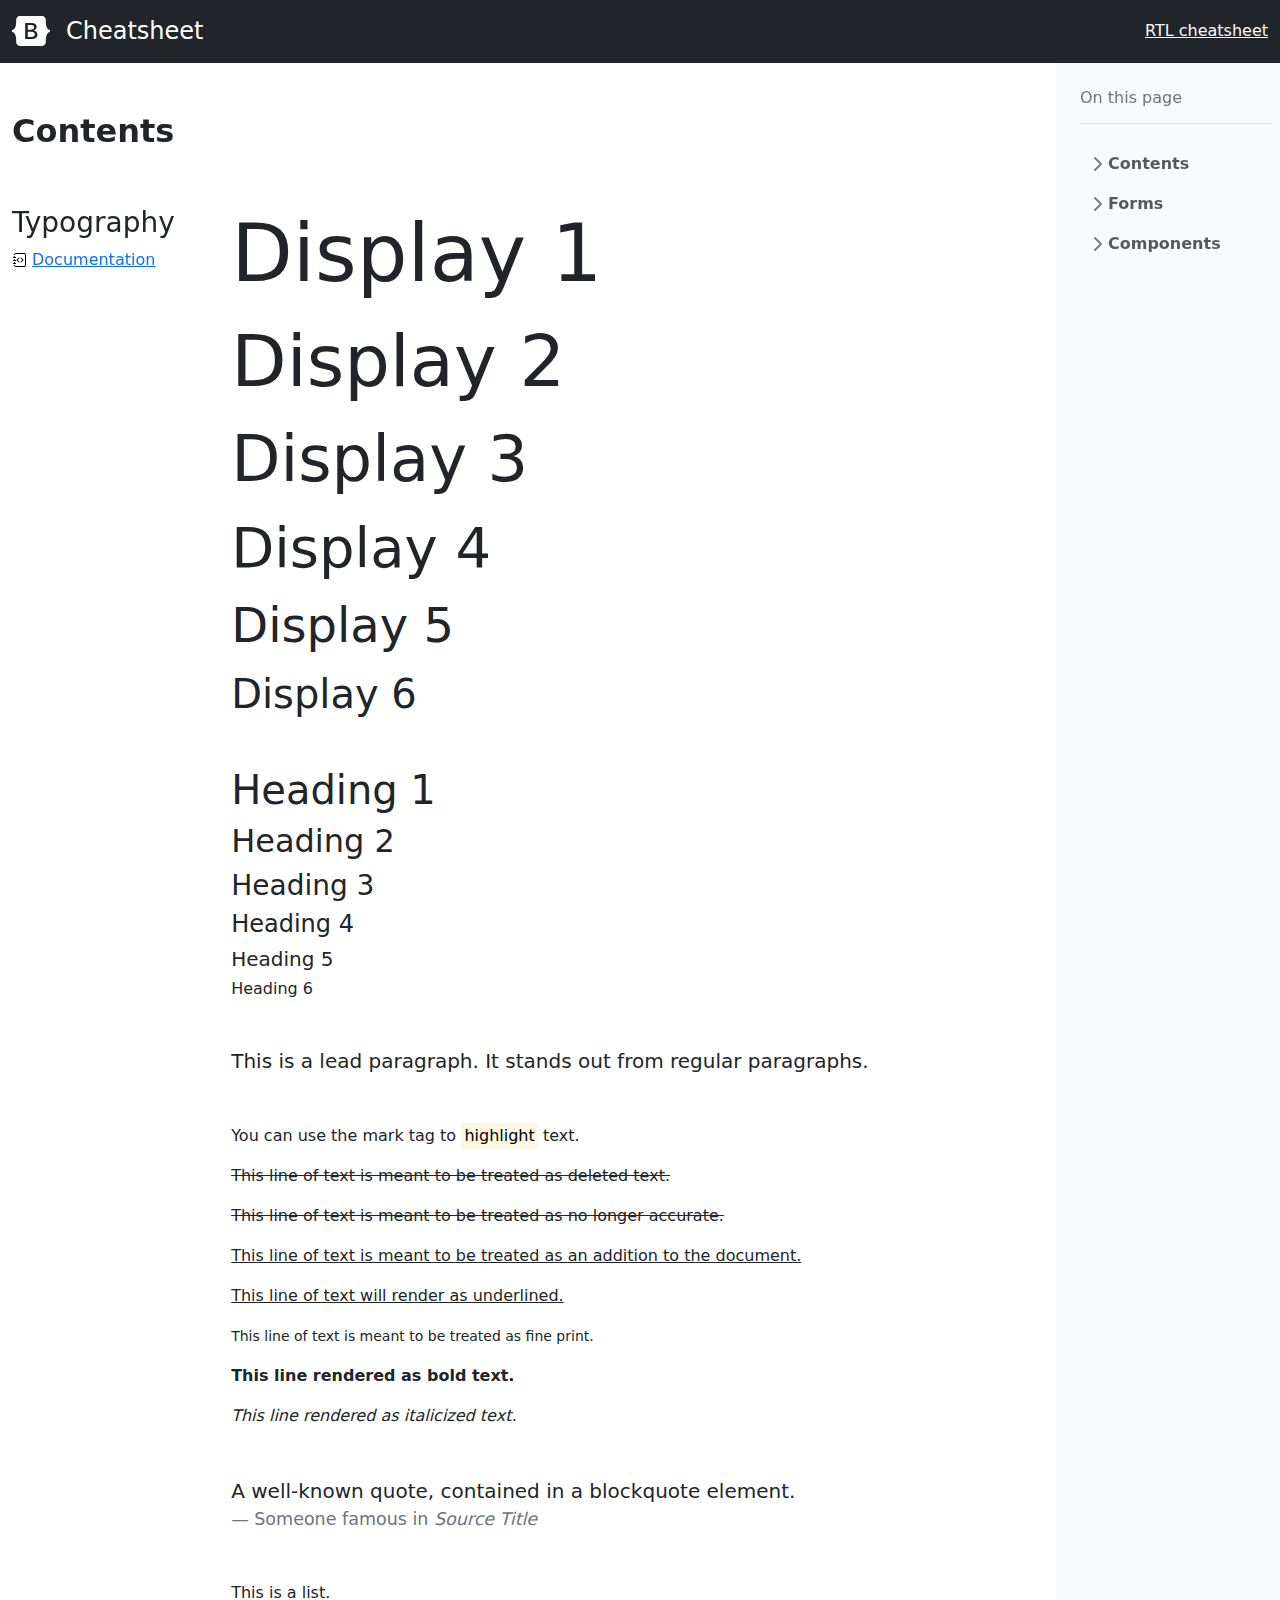
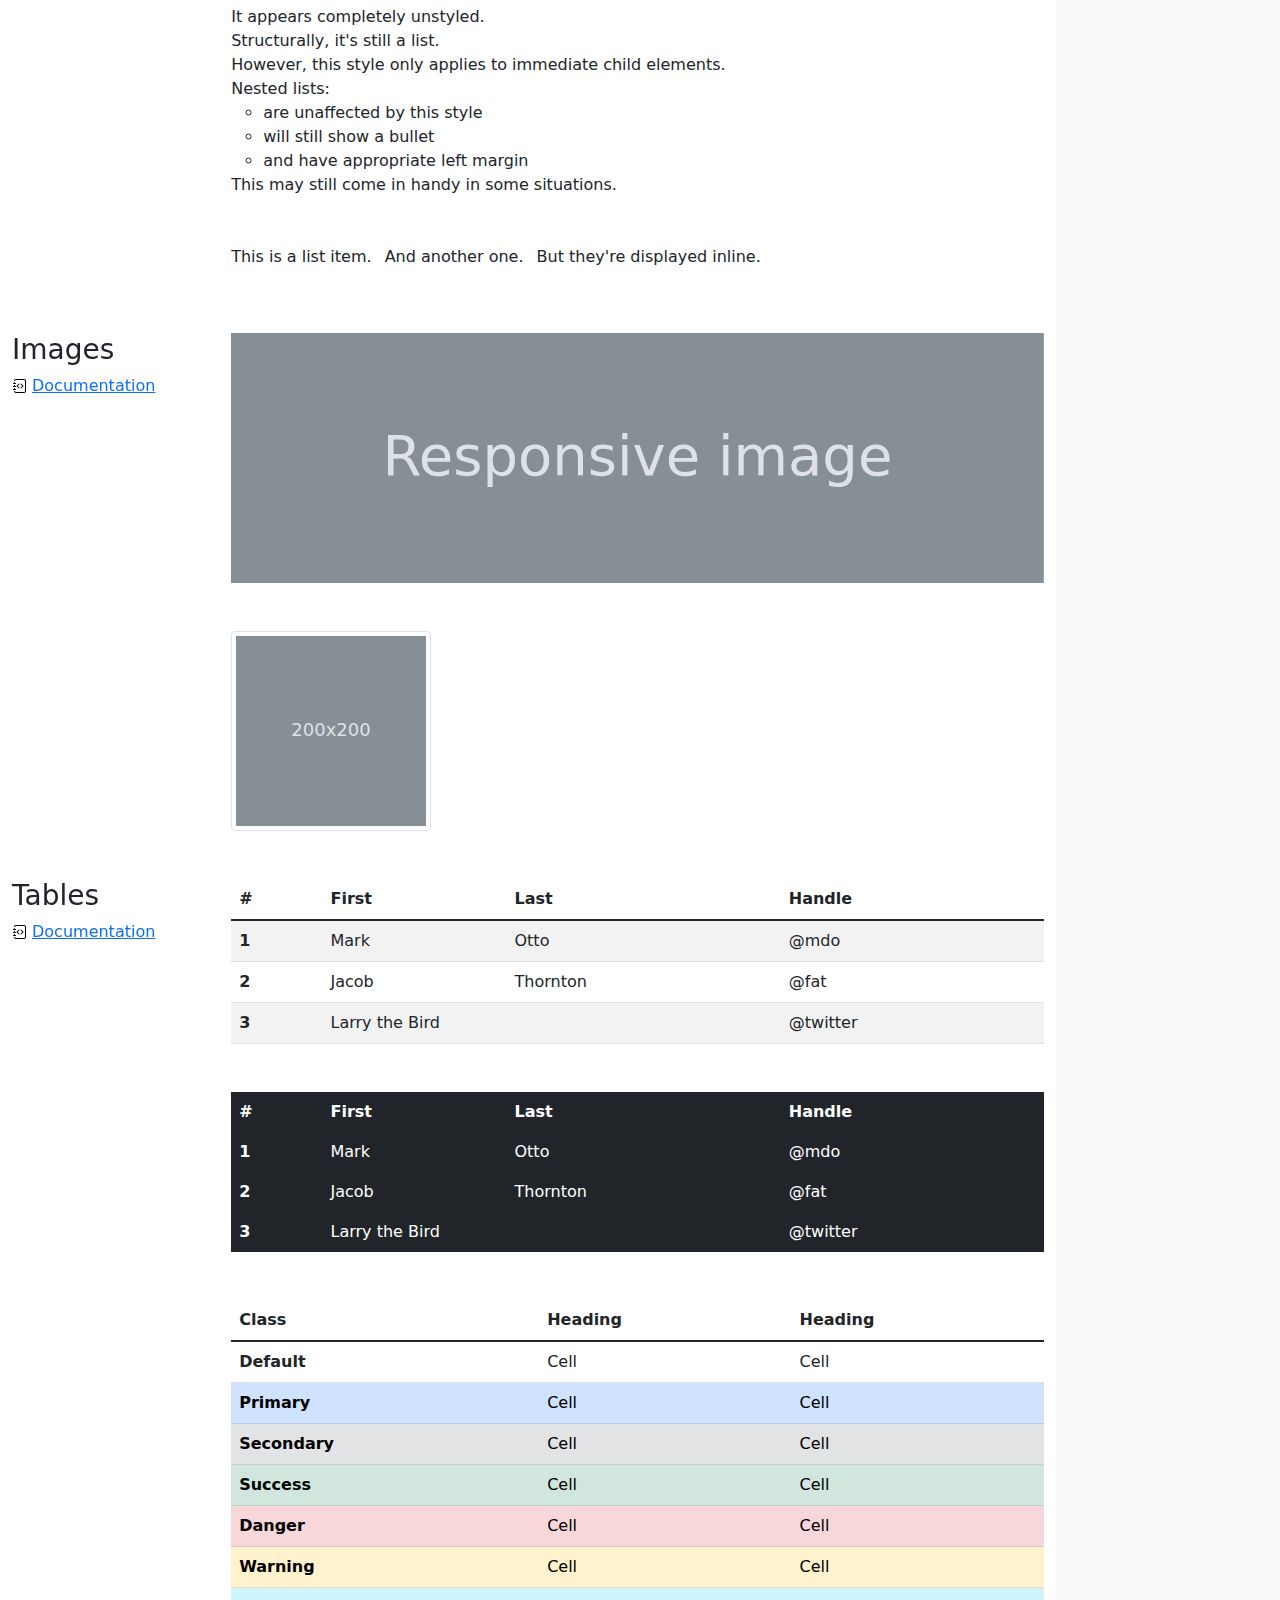
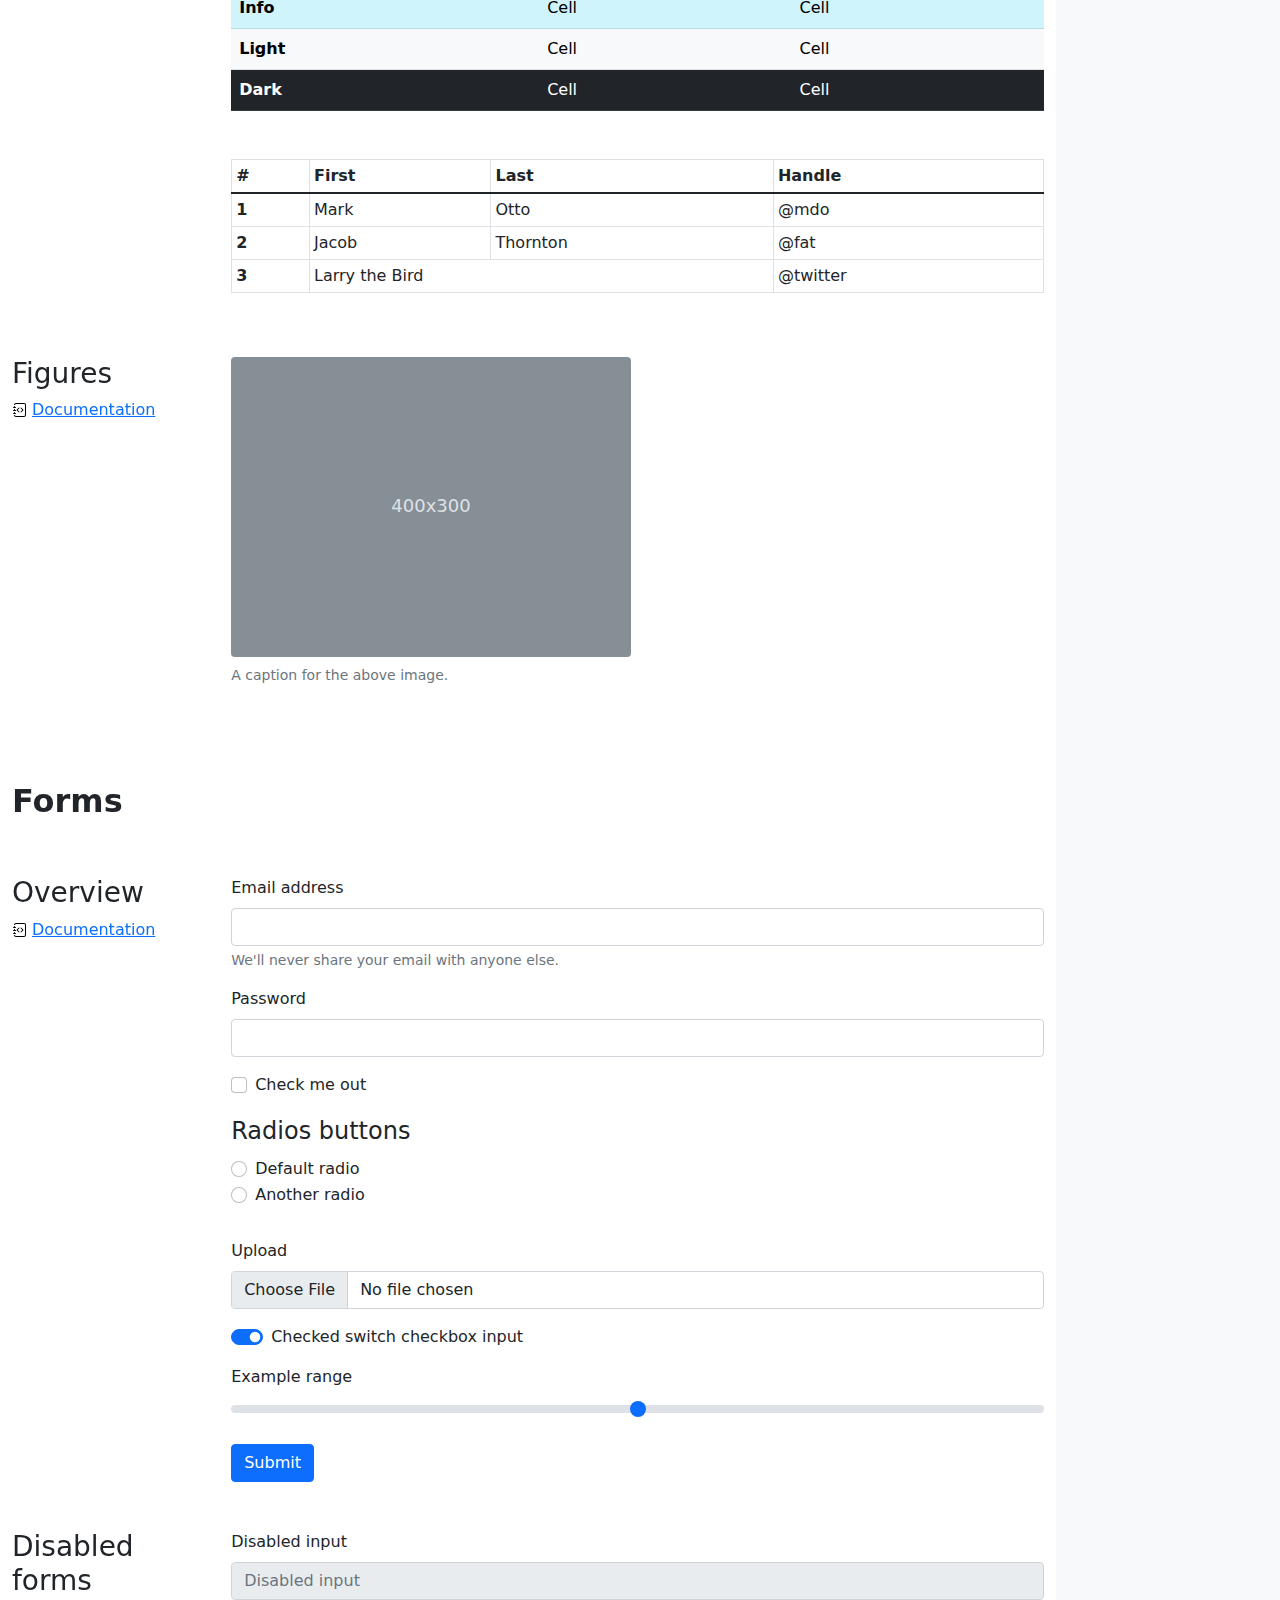
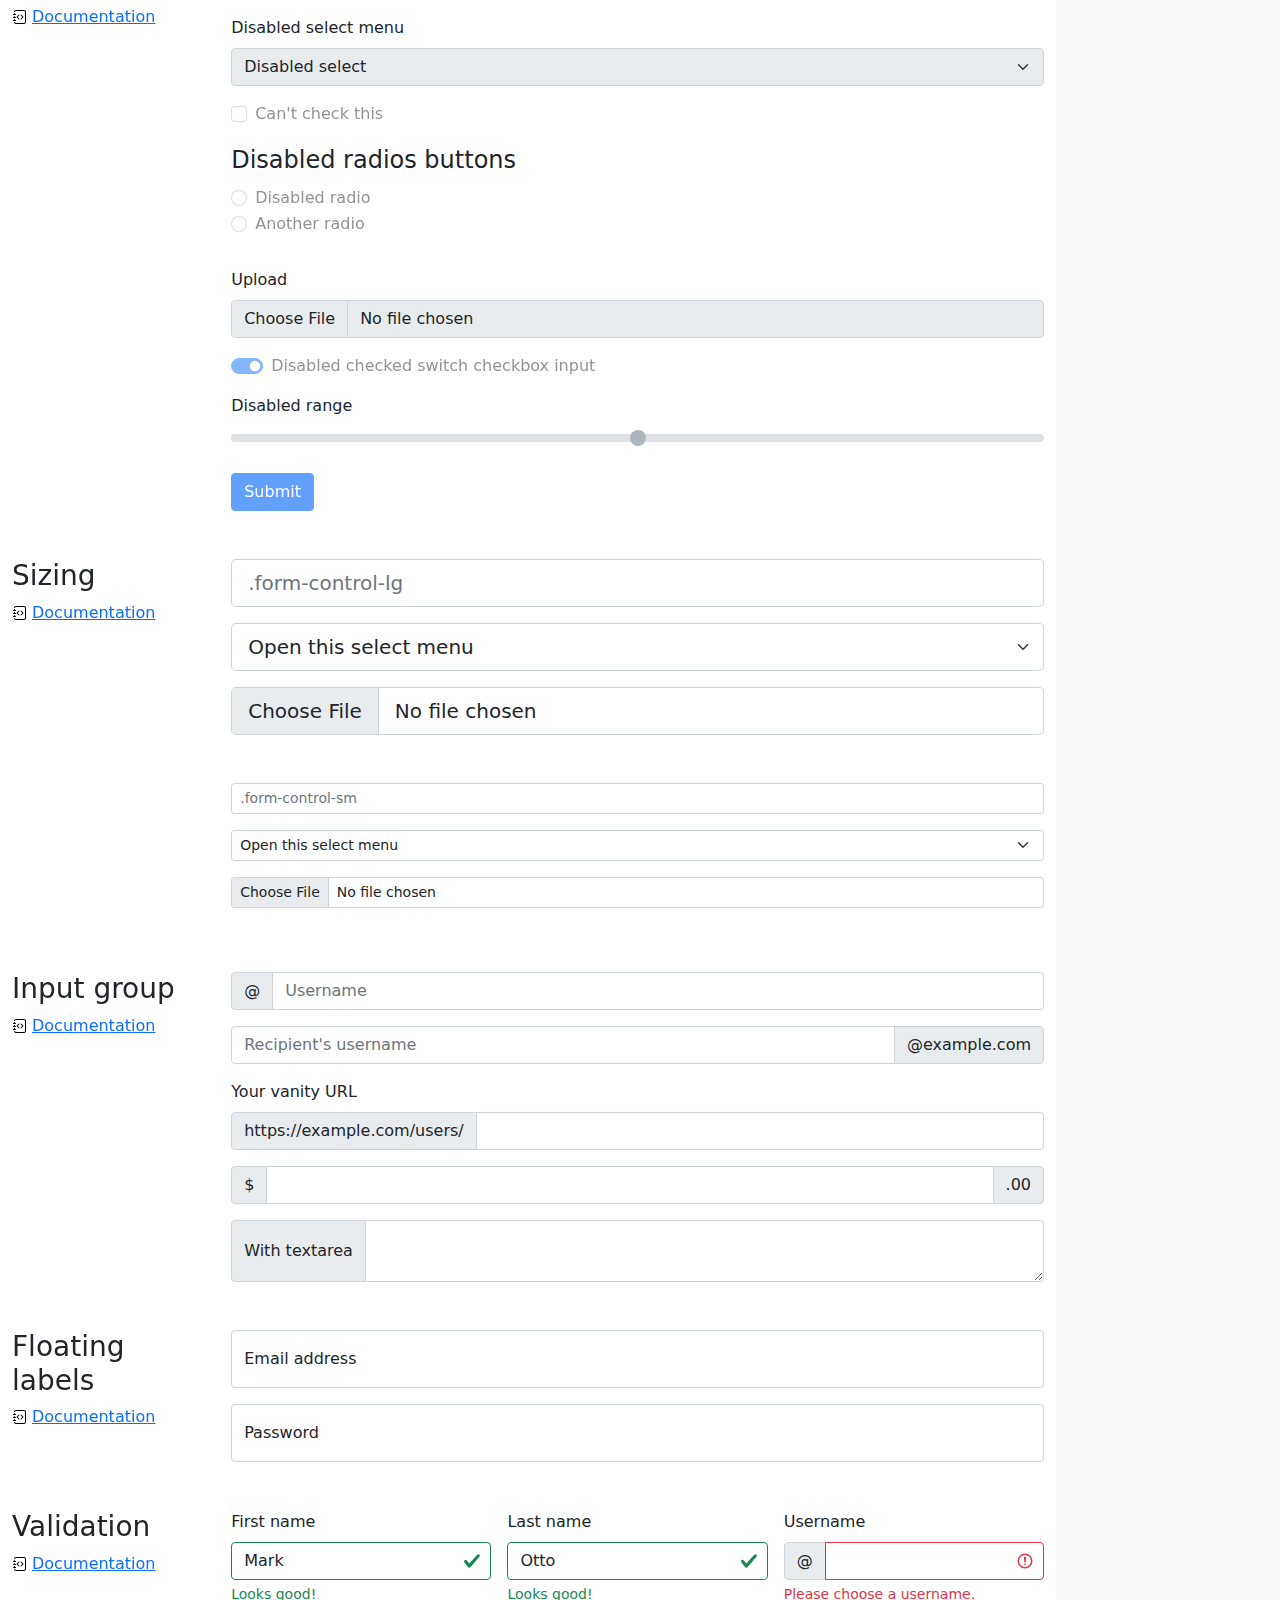
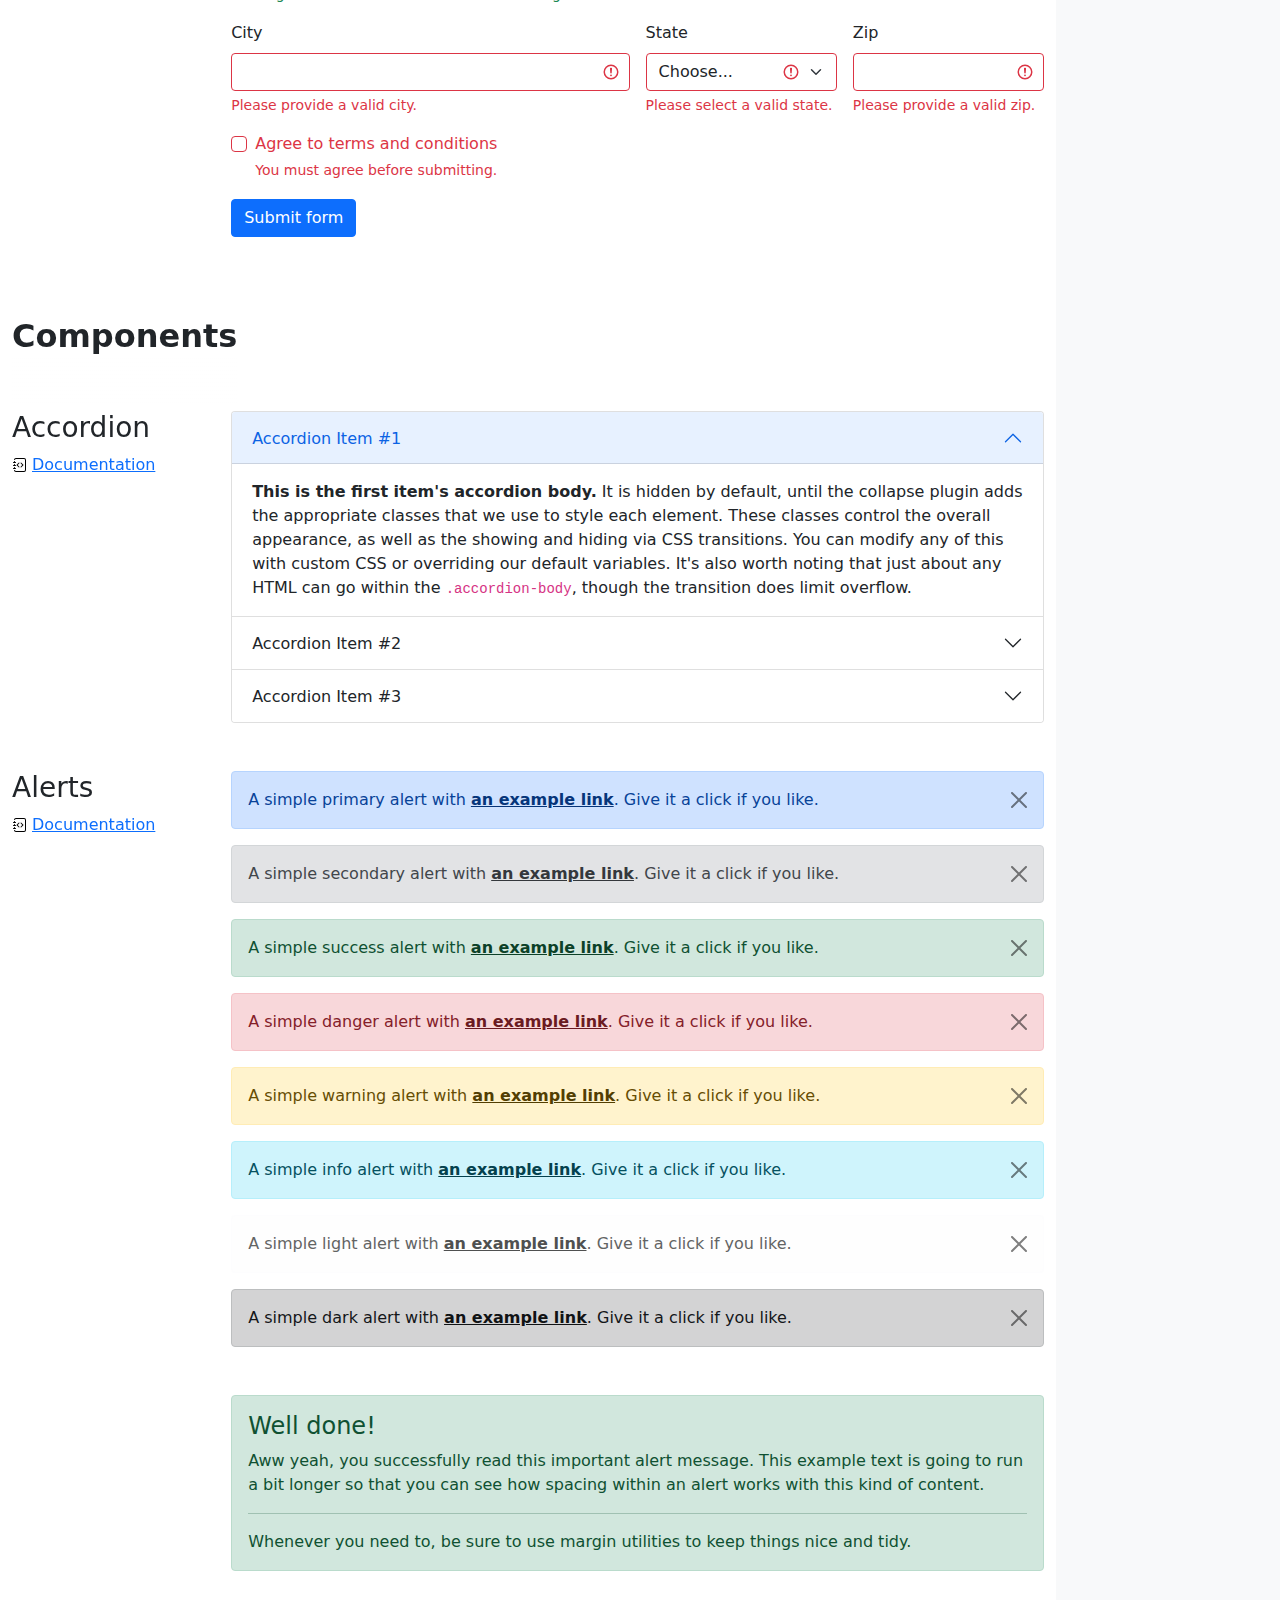
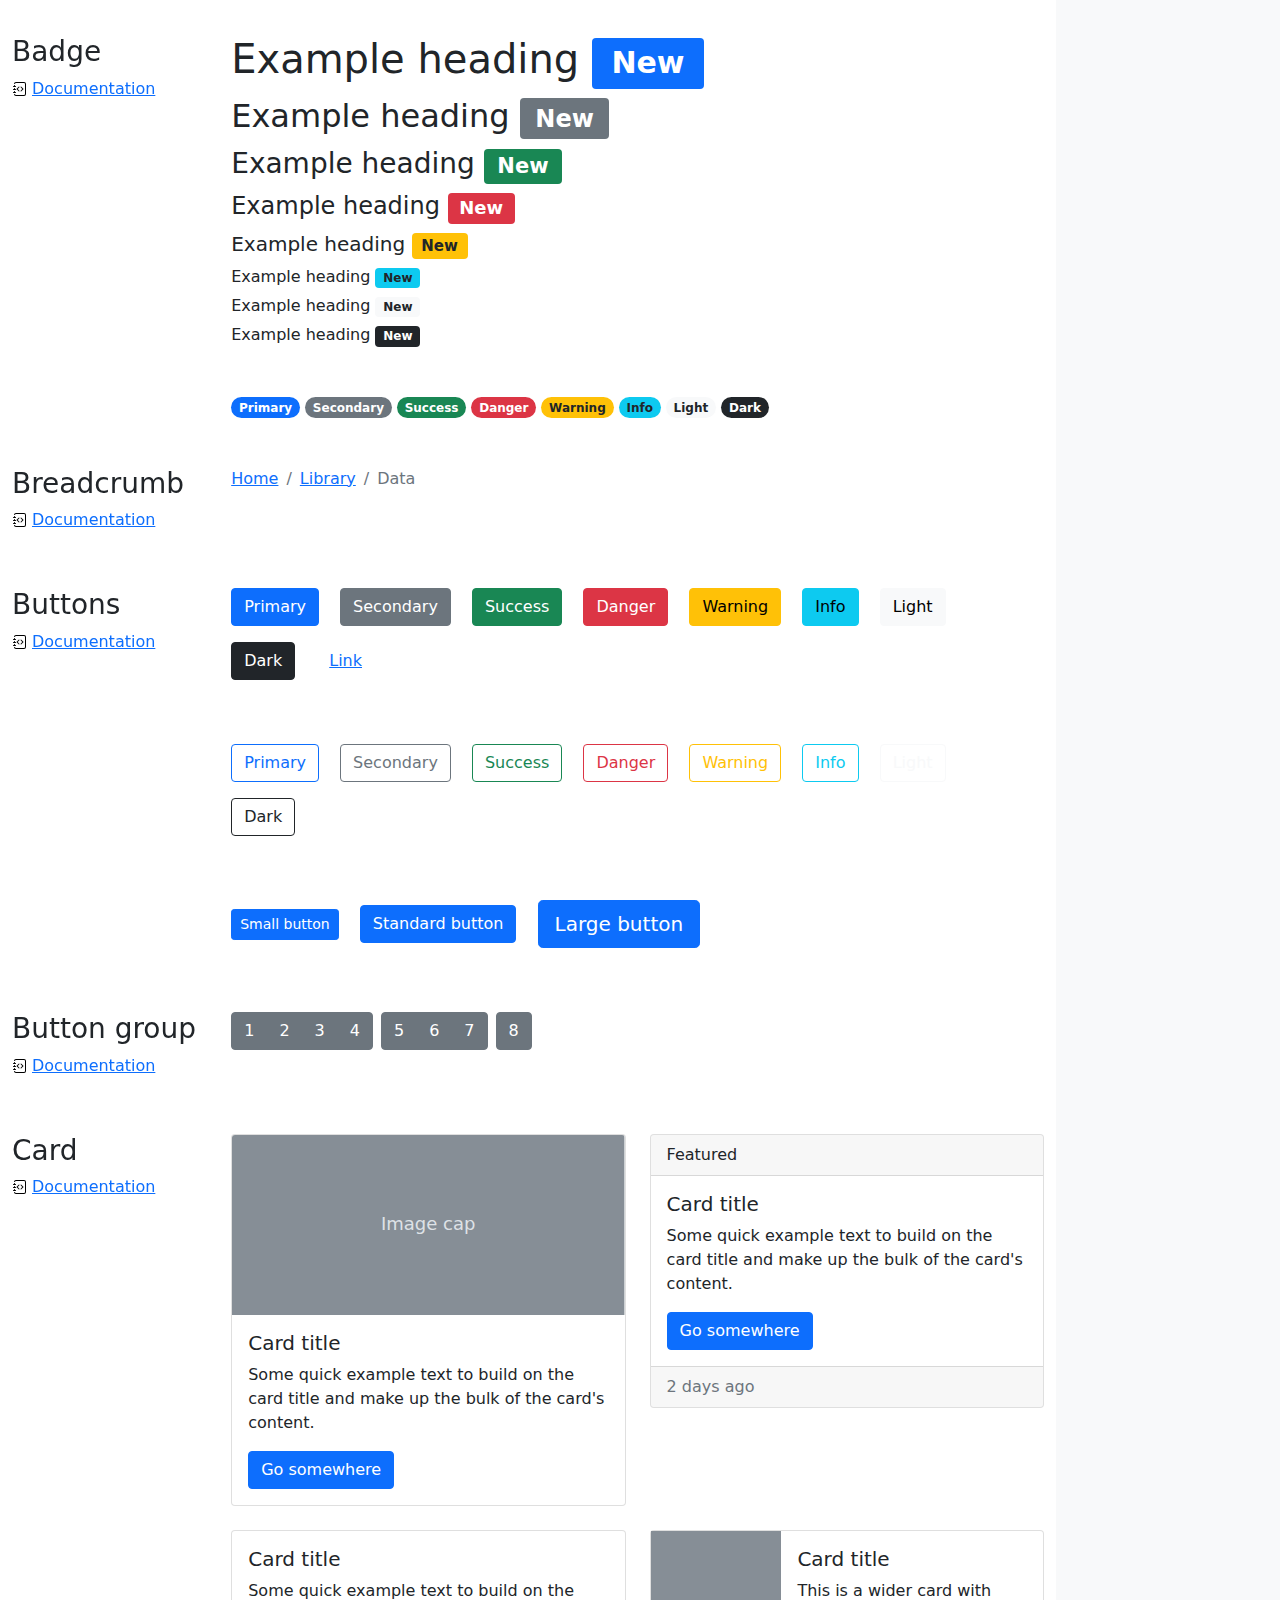
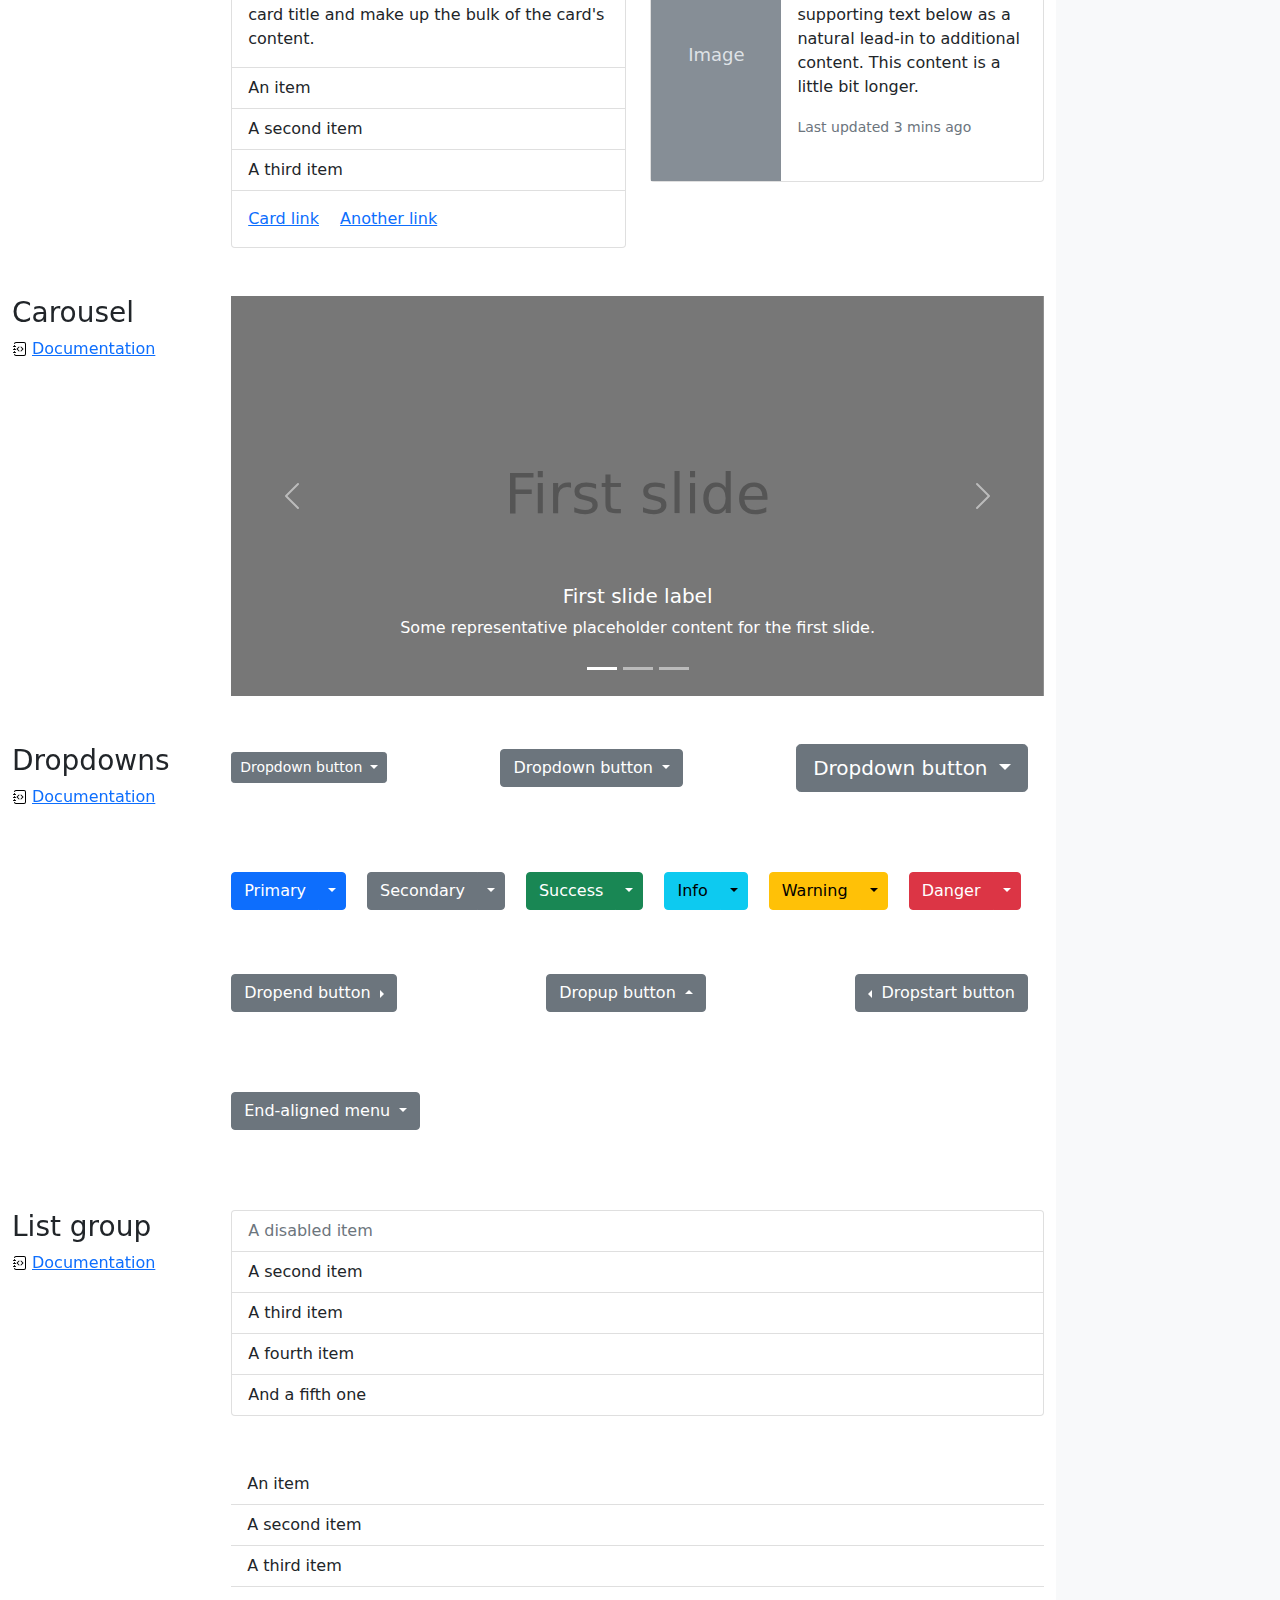
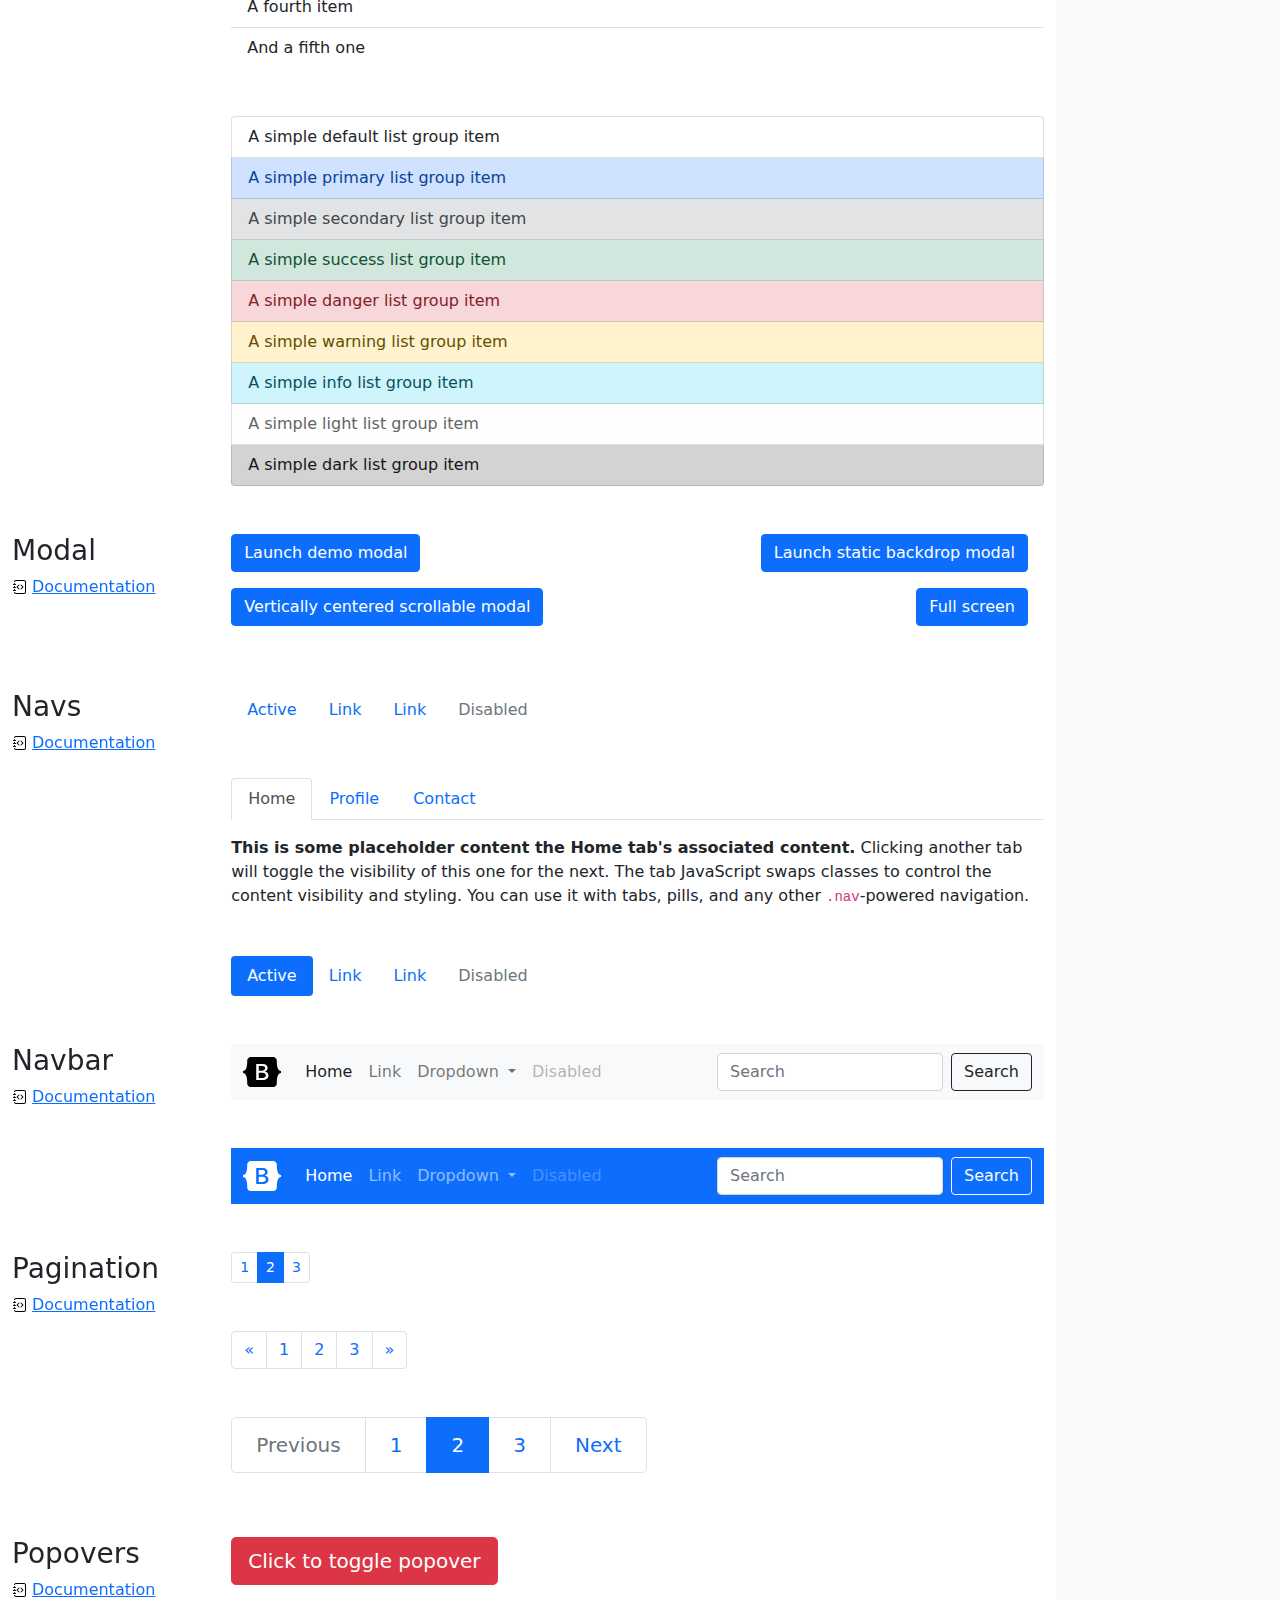
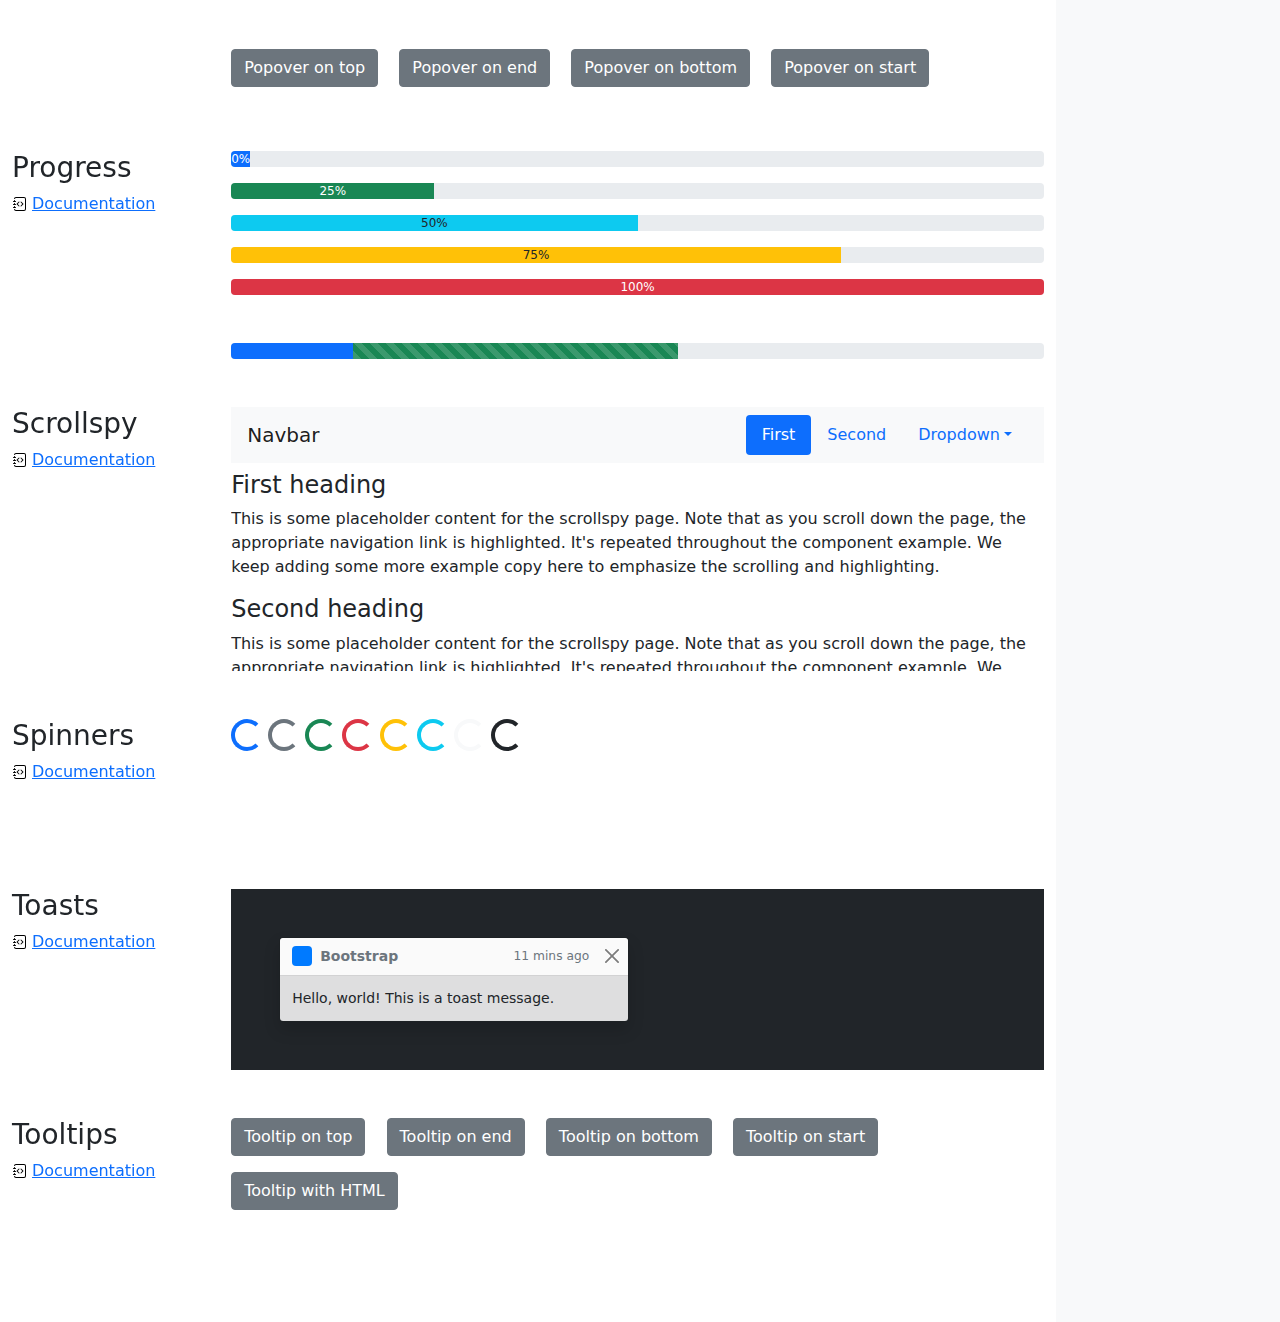
<file: bootstrap-5.1.3-examples/cheatsheet/index.html>
<!doctype html>
<html lang="en">
  <head>
    <meta charset="utf-8">
    <meta name="viewport" content="width=device-width, initial-scale=1">
    <meta name="description" content="">
    <meta name="author" content="Mark Otto, Jacob Thornton, and Bootstrap contributors">
    <meta name="generator" content="Hugo 0.88.1">
    <title>Cheatsheet · Bootstrap v5.1</title>

    <link rel="canonical" href="https://getbootstrap.com/docs/5.1/examples/cheatsheet/">

    

    <!-- Bootstrap core CSS -->
<link href="../assets/dist/css/bootstrap.min.css" rel="stylesheet">

    <style>
      .bd-placeholder-img {
        font-size: 1.125rem;
        text-anchor: middle;
        -webkit-user-select: none;
        -moz-user-select: none;
        user-select: none;
      }

      @media (min-width: 768px) {
        .bd-placeholder-img-lg {
          font-size: 3.5rem;
        }
      }
    </style>

    
    <!-- Custom styles for this template -->
    <link href="cheatsheet.css" rel="stylesheet">
  </head>
  <body class="bg-light">
    
<header class="bd-header bg-dark py-3 d-flex align-items-stretch border-bottom border-dark">
  <div class="container-fluid d-flex align-items-center">
    <h1 class="d-flex align-items-center fs-4 text-white mb-0">
      <img src="../assets/brand/bootstrap-logo-white.svg" width="38" height="30" class="me-3" alt="Bootstrap">
      Cheatsheet
    </h1>
    <a href="../examples/cheatsheet-rtl/" class="ms-auto link-light" hreflang="ar">RTL cheatsheet</a>
  </div>
</header>
<aside class="bd-aside sticky-xl-top text-muted align-self-start mb-3 mb-xl-5 px-2">
  <h2 class="h6 pt-4 pb-3 mb-4 border-bottom">On this page</h2>
  <nav class="small" id="toc">
    <ul class="list-unstyled">
      <li class="my-2">
        <button class="btn d-inline-flex align-items-center collapsed" data-bs-toggle="collapse" aria-expanded="false" data-bs-target="#contents-collapse" aria-controls="contents-collapse">Contents</button>
        <ul class="list-unstyled ps-3 collapse" id="contents-collapse">
          <li><a class="d-inline-flex align-items-center rounded" href="#typography">Typography</a></li>
          <li><a class="d-inline-flex align-items-center rounded" href="#images">Images</a></li>
          <li><a class="d-inline-flex align-items-center rounded" href="#tables">Tables</a></li>
          <li><a class="d-inline-flex align-items-center rounded" href="#figures">Figures</a></li>
        </ul>
      </li>
      <li class="my-2">
        <button class="btn d-inline-flex align-items-center collapsed" data-bs-toggle="collapse" aria-expanded="false" data-bs-target="#forms-collapse" aria-controls="forms-collapse">Forms</button>
        <ul class="list-unstyled ps-3 collapse" id="forms-collapse">
          <li><a class="d-inline-flex align-items-center rounded" href="#overview">Overview</a></li>
          <li><a class="d-inline-flex align-items-center rounded" href="#disabled-forms">Disabled forms</a></li>
          <li><a class="d-inline-flex align-items-center rounded" href="#sizing">Sizing</a></li>
          <li><a class="d-inline-flex align-items-center rounded" href="#input-group">Input group</a></li>
          <li><a class="d-inline-flex align-items-center rounded" href="#floating-labels">Floating labels</a></li>
          <li><a class="d-inline-flex align-items-center rounded" href="#validation">Validation</a></li>
        </ul>
      </li>
      <li class="my-2">
        <button class="btn d-inline-flex align-items-center collapsed" data-bs-toggle="collapse" aria-expanded="false" data-bs-target="#components-collapse" aria-controls="components-collapse">Components</button>
        <ul class="list-unstyled ps-3 collapse" id="components-collapse">
          <li><a class="d-inline-flex align-items-center rounded" href="#accordion">Accordion</a></li>
          <li><a class="d-inline-flex align-items-center rounded" href="#alerts">Alerts</a></li>
          <li><a class="d-inline-flex align-items-center rounded" href="#badge">Badge</a></li>
          <li><a class="d-inline-flex align-items-center rounded" href="#breadcrumb">Breadcrumb</a></li>
          <li><a class="d-inline-flex align-items-center rounded" href="#buttons">Buttons</a></li>
          <li><a class="d-inline-flex align-items-center rounded" href="#button-group">Button group</a></li>
          <li><a class="d-inline-flex align-items-center rounded" href="#card">Card</a></li>
          <li><a class="d-inline-flex align-items-center rounded" href="#carousel">Carousel</a></li>
          <li><a class="d-inline-flex align-items-center rounded" href="#dropdowns">Dropdowns</a></li>
          <li><a class="d-inline-flex align-items-center rounded" href="#list-group">List group</a></li>
          <li><a class="d-inline-flex align-items-center rounded" href="#modal">Modal</a></li>
          <li><a class="d-inline-flex align-items-center rounded" href="#navs">Navs</a></li>
          <li><a class="d-inline-flex align-items-center rounded" href="#navbar">Navbar</a></li>
          <li><a class="d-inline-flex align-items-center rounded" href="#pagination">Pagination</a></li>
          <li><a class="d-inline-flex align-items-center rounded" href="#popovers">Popovers</a></li>
          <li><a class="d-inline-flex align-items-center rounded" href="#progress">Progress</a></li>
          <li><a class="d-inline-flex align-items-center rounded" href="#scrollspy">Scrollspy</a></li>
          <li><a class="d-inline-flex align-items-center rounded" href="#spinners">Spinners</a></li>
          <li><a class="d-inline-flex align-items-center rounded" href="#toasts">Toasts</a></li>
          <li><a class="d-inline-flex align-items-center rounded" href="#tooltips">Tooltips</a></li>
        </ul>
      </li>
    </ul>
  </nav>
</aside>
<div class="bd-cheatsheet container-fluid bg-body">
  <section id="content">
    <h2 class="sticky-xl-top fw-bold pt-3 pt-xl-5 pb-2 pb-xl-3">Contents</h2>

    <article class="my-3" id="typography">
      <div class="bd-heading sticky-xl-top align-self-start mt-5 mb-3 mt-xl-0 mb-xl-2">
        <h3>Typography</h3>
        <a class="d-flex align-items-center" href="../content/typography/">Documentation</a>
      </div>

      <div>
        <div class="bd-example">
        <p class="display-1">Display 1</p>
        <p class="display-2">Display 2</p>
        <p class="display-3">Display 3</p>
        <p class="display-4">Display 4</p>
        <p class="display-5">Display 5</p>
        <p class="display-6">Display 6</p>
        </div>

        <div class="bd-example">
        <p class="h1">Heading 1</p>
        <p class="h2">Heading 2</p>
        <p class="h3">Heading 3</p>
        <p class="h4">Heading 4</p>
        <p class="h5">Heading 5</p>
        <p class="h6">Heading 6</p>
        </div>

        <div class="bd-example">
        <p class="lead">
          This is a lead paragraph. It stands out from regular paragraphs.
        </p>
        </div>

        <div class="bd-example">
        <p>You can use the mark tag to <mark>highlight</mark> text.</p>
        <p><del>This line of text is meant to be treated as deleted text.</del></p>
        <p><s>This line of text is meant to be treated as no longer accurate.</s></p>
        <p><ins>This line of text is meant to be treated as an addition to the document.</ins></p>
        <p><u>This line of text will render as underlined.</u></p>
        <p><small>This line of text is meant to be treated as fine print.</small></p>
        <p><strong>This line rendered as bold text.</strong></p>
        <p><em>This line rendered as italicized text.</em></p>
        </div>

        <div class="bd-example">
        <blockquote class="blockquote">
          <p>A well-known quote, contained in a blockquote element.</p>
          <footer class="blockquote-footer">Someone famous in <cite title="Source Title">Source Title</cite></footer>
        </blockquote>
        </div>

        <div class="bd-example">
        <ul class="list-unstyled">
          <li>This is a list.</li>
          <li>It appears completely unstyled.</li>
          <li>Structurally, it's still a list.</li>
          <li>However, this style only applies to immediate child elements.</li>
          <li>Nested lists:
            <ul>
              <li>are unaffected by this style</li>
              <li>will still show a bullet</li>
              <li>and have appropriate left margin</li>
            </ul>
          </li>
          <li>This may still come in handy in some situations.</li>
        </ul>
        </div>

        <div class="bd-example">
        <ul class="list-inline">
          <li class="list-inline-item">This is a list item.</li>
          <li class="list-inline-item">And another one.</li>
          <li class="list-inline-item">But they're displayed inline.</li>
        </ul>
        </div>
      </div>
    </article>
    <article class="my-3" id="images">
      <div class="bd-heading sticky-xl-top align-self-start mt-5 mb-3 mt-xl-0 mb-xl-2">
        <h3>Images</h3>
        <a class="d-flex align-items-center" href="../content/images/">Documentation</a>
      </div>

      <div>
        <div class="bd-example">
        <svg class="bd-placeholder-img bd-placeholder-img-lg img-fluid" width="100%" height="250" xmlns="http://www.w3.org/2000/svg" role="img" aria-label="Placeholder: Responsive image" preserveAspectRatio="xMidYMid slice" focusable="false"><title>Placeholder</title><rect width="100%" height="100%" fill="#868e96"/><text x="50%" y="50%" fill="#dee2e6" dy=".3em">Responsive image</text></svg>

        </div>

        <div class="bd-example">
        <svg class="bd-placeholder-img img-thumbnail" width="200" height="200" xmlns="http://www.w3.org/2000/svg" role="img" aria-label="A generic square placeholder image with a white border around it, making it resemble a photograph taken with an old instant camera: 200x200" preserveAspectRatio="xMidYMid slice" focusable="false"><title>A generic square placeholder image with a white border around it, making it resemble a photograph taken with an old instant camera</title><rect width="100%" height="100%" fill="#868e96"/><text x="50%" y="50%" fill="#dee2e6" dy=".3em">200x200</text></svg>

        </div>
      </div>
    </article>
    <article class="my-3" id="tables">
      <div class="bd-heading sticky-xl-top align-self-start mt-5 mb-3 mt-xl-0 mb-xl-2">
        <h3>Tables</h3>
        <a class="d-flex align-items-center" href="../content/tables/">Documentation</a>
      </div>

      <div>
        <div class="bd-example">
        <table class="table table-striped">
          <thead>
          <tr>
            <th scope="col">#</th>
            <th scope="col">First</th>
            <th scope="col">Last</th>
            <th scope="col">Handle</th>
          </tr>
          </thead>
          <tbody>
          <tr>
            <th scope="row">1</th>
            <td>Mark</td>
            <td>Otto</td>
            <td>@mdo</td>
          </tr>
          <tr>
            <th scope="row">2</th>
            <td>Jacob</td>
            <td>Thornton</td>
            <td>@fat</td>
          </tr>
          <tr>
            <th scope="row">3</th>
            <td colspan="2">Larry the Bird</td>
            <td>@twitter</td>
          </tr>
          </tbody>
        </table>
        </div>

        <div class="bd-example">
        <table class="table table-dark table-borderless">
          <thead>
          <tr>
            <th scope="col">#</th>
            <th scope="col">First</th>
            <th scope="col">Last</th>
            <th scope="col">Handle</th>
          </tr>
          </thead>
          <tbody>
          <tr>
            <th scope="row">1</th>
            <td>Mark</td>
            <td>Otto</td>
            <td>@mdo</td>
          </tr>
          <tr>
            <th scope="row">2</th>
            <td>Jacob</td>
            <td>Thornton</td>
            <td>@fat</td>
          </tr>
          <tr>
            <th scope="row">3</th>
            <td colspan="2">Larry the Bird</td>
            <td>@twitter</td>
          </tr>
          </tbody>
        </table>
        </div>

        <div class="bd-example">
        <table class="table table-hover">
          <thead>
          <tr>
            <th scope="col">Class</th>
            <th scope="col">Heading</th>
            <th scope="col">Heading</th>
          </tr>
          </thead>
          <tbody>
          <tr>
            <th scope="row">Default</th>
            <td>Cell</td>
            <td>Cell</td>
          </tr>
          
          <tr class="table-primary">
            <th scope="row">Primary</th>
            <td>Cell</td>
            <td>Cell</td>
          </tr>
          <tr class="table-secondary">
            <th scope="row">Secondary</th>
            <td>Cell</td>
            <td>Cell</td>
          </tr>
          <tr class="table-success">
            <th scope="row">Success</th>
            <td>Cell</td>
            <td>Cell</td>
          </tr>
          <tr class="table-danger">
            <th scope="row">Danger</th>
            <td>Cell</td>
            <td>Cell</td>
          </tr>
          <tr class="table-warning">
            <th scope="row">Warning</th>
            <td>Cell</td>
            <td>Cell</td>
          </tr>
          <tr class="table-info">
            <th scope="row">Info</th>
            <td>Cell</td>
            <td>Cell</td>
          </tr>
          <tr class="table-light">
            <th scope="row">Light</th>
            <td>Cell</td>
            <td>Cell</td>
          </tr>
          <tr class="table-dark">
            <th scope="row">Dark</th>
            <td>Cell</td>
            <td>Cell</td>
          </tr>
          </tbody>
        </table>
        </div>

        <div class="bd-example">
        <table class="table table-sm table-bordered">
          <thead>
          <tr>
            <th scope="col">#</th>
            <th scope="col">First</th>
            <th scope="col">Last</th>
            <th scope="col">Handle</th>
          </tr>
          </thead>
          <tbody>
          <tr>
            <th scope="row">1</th>
            <td>Mark</td>
            <td>Otto</td>
            <td>@mdo</td>
          </tr>
          <tr>
            <th scope="row">2</th>
            <td>Jacob</td>
            <td>Thornton</td>
            <td>@fat</td>
          </tr>
          <tr>
            <th scope="row">3</th>
            <td colspan="2">Larry the Bird</td>
            <td>@twitter</td>
          </tr>
          </tbody>
        </table>
        </div>
      </div>
    </article>
    <article class="my-3" id="figures">
      <div class="bd-heading sticky-xl-top align-self-start mt-5 mb-3 mt-xl-0 mb-xl-2">
        <h3>Figures</h3>
        <a class="d-flex align-items-center" href="../content/figures/">Documentation</a>
      </div>

      <div>
        <div class="bd-example">
        <figure class="figure">
          <svg class="bd-placeholder-img figure-img img-fluid rounded" width="400" height="300" xmlns="http://www.w3.org/2000/svg" role="img" aria-label="Placeholder: 400x300" preserveAspectRatio="xMidYMid slice" focusable="false"><title>Placeholder</title><rect width="100%" height="100%" fill="#868e96"/><text x="50%" y="50%" fill="#dee2e6" dy=".3em">400x300</text></svg>

          <figcaption class="figure-caption">A caption for the above image.</figcaption>
        </figure>
        </div>
      </div>
    </article>
  </section>

  <section id="forms">
    <h2 class="sticky-xl-top fw-bold pt-3 pt-xl-5 pb-2 pb-xl-3">Forms</h2>

    <article class="my-3" id="overview">
      <div class="bd-heading sticky-xl-top align-self-start mt-5 mb-3 mt-xl-0 mb-xl-2">
        <h3>Overview</h3>
        <a class="d-flex align-items-center" href="../forms/overview/">Documentation</a>
      </div>

      <div>
        <div class="bd-example">
        <form>
          <div class="mb-3">
            <label for="exampleInputEmail1" class="form-label">Email address</label>
            <input type="email" class="form-control" id="exampleInputEmail1" aria-describedby="emailHelp">
            <div id="emailHelp" class="form-text">We'll never share your email with anyone else.</div>
          </div>
          <div class="mb-3">
            <label for="exampleInputPassword1" class="form-label">Password</label>
            <input type="password" class="form-control" id="exampleInputPassword1">
          </div>
          <div class="mb-3 form-check">
            <input type="checkbox" class="form-check-input" id="exampleCheck1">
            <label class="form-check-label" for="exampleCheck1">Check me out</label>
          </div>
          <fieldset class="mb-3">
            <legend>Radios buttons</legend>
            <div class="form-check">
              <input type="radio" name="radios" class="form-check-input" id="exampleRadio1">
              <label class="form-check-label" for="exampleRadio1">Default radio</label>
            </div>
            <div class="mb-3 form-check">
              <input type="radio" name="radios" class="form-check-input" id="exampleRadio2">
              <label class="form-check-label" for="exampleRadio2">Another radio</label>
            </div>
          </fieldset>
          <div class="mb-3">
            <label class="form-label" for="customFile">Upload</label>
            <input type="file" class="form-control" id="customFile">
          </div>
          <div class="mb-3 form-check form-switch">
            <input class="form-check-input" type="checkbox" role="switch" id="flexSwitchCheckChecked" checked>
            <label class="form-check-label" for="flexSwitchCheckChecked">Checked switch checkbox input</label>
          </div>
          <div class="mb-3">
            <label for="customRange3" class="form-label">Example range</label>
            <input type="range" class="form-range" min="0" max="5" step="0.5" id="customRange3">
          </div>
          <button type="submit" class="btn btn-primary">Submit</button>
        </form>
        </div>
      </div>
    </article>
    <article class="my-3" id="disabled-forms">
      <div class="bd-heading sticky-xl-top align-self-start mt-5 mb-3 mt-xl-0 mb-xl-2">
        <h3>Disabled forms</h3>
        <a class="d-flex align-items-center" href="../forms/overview/#disabled-forms">Documentation</a>
      </div>

      <div>
        <div class="bd-example">
        <form>
          <fieldset disabled aria-label="Disabled fieldset example">
            <div class="mb-3">
              <label for="disabledTextInput" class="form-label">Disabled input</label>
              <input type="text" id="disabledTextInput" class="form-control" placeholder="Disabled input">
            </div>
            <div class="mb-3">
              <label for="disabledSelect" class="form-label">Disabled select menu</label>
              <select id="disabledSelect" class="form-select">
                <option>Disabled select</option>
              </select>
            </div>
            <div class="mb-3">
              <div class="form-check">
                <input class="form-check-input" type="checkbox" id="disabledFieldsetCheck" disabled>
                <label class="form-check-label" for="disabledFieldsetCheck">
                  Can't check this
                </label>
              </div>
            </div>
            <fieldset class="mb-3">
              <legend>Disabled radios buttons</legend>
              <div class="form-check">
                <input type="radio" name="radios" class="form-check-input" id="disabledRadio1" disabled>
                <label class="form-check-label" for="disabledRadio1">Disabled radio</label>
              </div>
              <div class="mb-3 form-check">
                <input type="radio" name="radios" class="form-check-input" id="disabledRadio2" disabled>
                <label class="form-check-label" for="disabledRadio2">Another radio</label>
              </div>
            </fieldset>
            <div class="mb-3">
              <label class="form-label" for="disabledCustomFile">Upload</label>
              <input type="file" class="form-control" id="disabledCustomFile" disabled>
            </div>
            <div class="mb-3 form-check form-switch">
              <input class="form-check-input" type="checkbox" role="switch" id="disabledSwitchCheckChecked" checked disabled>
              <label class="form-check-label" for="disabledSwitchCheckChecked">Disabled checked switch checkbox input</label>
            </div>
            <div class="mb-3">
              <label for="disabledRange" class="form-label">Disabled range</label>
              <input type="range" class="form-range" min="0" max="5" step="0.5" id="disabledRange">
            </div>
            <button type="submit" class="btn btn-primary">Submit</button>
          </fieldset>
        </form>
        </div>
      </div>
    </article>
    <article class="my-3" id="sizing">
      <div class="bd-heading sticky-xl-top align-self-start mt-5 mb-3 mt-xl-0 mb-xl-2">
        <h3>Sizing</h3>
        <a class="d-flex align-items-center" href="../forms/form-control/#sizing">Documentation</a>
      </div>

      <div>
        <div class="bd-example">
        <div class="mb-3">
          <input class="form-control form-control-lg" type="text" placeholder=".form-control-lg" aria-label=".form-control-lg example">
        </div>
        <div class="mb-3">
          <select class="form-select form-select-lg mb-3" aria-label=".form-select-lg example">
            <option selected>Open this select menu</option>
            <option value="1">One</option>
            <option value="2">Two</option>
            <option value="3">Three</option>
          </select>
        </div>
        <div class="mb-3">
          <input type="file" class="form-control form-control-lg" aria-label="Large file input example">
        </div>
        </div>

        <div class="bd-example">
        <div class="mb-3">
          <input class="form-control form-control-sm" type="text" placeholder=".form-control-sm" aria-label=".form-control-sm example">
        </div>
        <div class="mb-3">
          <select class="form-select form-select-sm" aria-label=".form-select-sm example">
            <option selected>Open this select menu</option>
            <option value="1">One</option>
            <option value="2">Two</option>
            <option value="3">Three</option>
          </select>
        </div>
        <div class="mb-3">
          <input type="file" class="form-control form-control-sm" aria-label="Small file input example">
        </div>
        </div>
      </div>
    </article>
    <article class="my-3" id="input-group">
      <div class="bd-heading sticky-xl-top align-self-start mt-5 mb-3 mt-xl-0 mb-xl-2">
        <h3>Input group</h3>
        <a class="d-flex align-items-center" href="../forms/input-group/">Documentation</a>
      </div>

      <div>
        <div class="bd-example">
        <div class="input-group mb-3">
          <span class="input-group-text" id="basic-addon1">@</span>
          <input type="text" class="form-control" placeholder="Username" aria-label="Username" aria-describedby="basic-addon1">
        </div>
        <div class="input-group mb-3">
          <input type="text" class="form-control" placeholder="Recipient's username" aria-label="Recipient's username" aria-describedby="basic-addon2">
          <span class="input-group-text" id="basic-addon2">@example.com</span>
        </div>
        <label for="basic-url" class="form-label">Your vanity URL</label>
        <div class="input-group mb-3">
          <span class="input-group-text" id="basic-addon3">https://example.com/users/</span>
          <input type="text" class="form-control" id="basic-url" aria-describedby="basic-addon3">
        </div>
        <div class="input-group mb-3">
          <span class="input-group-text">$</span>
          <input type="text" class="form-control" aria-label="Amount (to the nearest dollar)">
          <span class="input-group-text">.00</span>
        </div>
        <div class="input-group">
          <span class="input-group-text">With textarea</span>
          <textarea class="form-control" aria-label="With textarea"></textarea>
        </div>
        </div>
      </div>
    </article>
    <article class="my-3" id="floating-labels">
      <div class="bd-heading sticky-xl-top align-self-start mt-5 mb-3 mt-xl-0 mb-xl-2">
        <h3>Floating labels</h3>
        <a class="d-flex align-items-center" href="../forms/floating-labels/">Documentation</a>
      </div>

      <div>
        <div class="bd-example">
        <form>
          <div class="form-floating mb-3">
            <input type="email" class="form-control" id="floatingInput" placeholder="name@example.com">
            <label for="floatingInput">Email address</label>
          </div>
          <div class="form-floating">
            <input type="password" class="form-control" id="floatingPassword" placeholder="Password">
            <label for="floatingPassword">Password</label>
          </div>
        </form>
        </div>
      </div>
    </article>
    <article class="my-3" id="validation">
      <div class="bd-heading sticky-xl-top align-self-start mt-5 mb-3 mt-xl-0 mb-xl-2">
        <h3>Validation</h3>
        <a class="d-flex align-items-center" href="../forms/validation/">Documentation</a>
      </div>

      <div>
        <div class="bd-example">
        <form class="row g-3">
          <div class="col-md-4">
            <label for="validationServer01" class="form-label">First name</label>
            <input type="text" class="form-control is-valid" id="validationServer01" value="Mark" required>
            <div class="valid-feedback">
              Looks good!
            </div>
          </div>
          <div class="col-md-4">
            <label for="validationServer02" class="form-label">Last name</label>
            <input type="text" class="form-control is-valid" id="validationServer02" value="Otto" required>
            <div class="valid-feedback">
              Looks good!
            </div>
          </div>
          <div class="col-md-4">
            <label for="validationServerUsername" class="form-label">Username</label>
            <div class="input-group has-validation">
              <span class="input-group-text" id="inputGroupPrepend3">@</span>
              <input type="text" class="form-control is-invalid" id="validationServerUsername" aria-describedby="inputGroupPrepend3" required>
              <div class="invalid-feedback">
                Please choose a username.
              </div>
            </div>
          </div>
          <div class="col-md-6">
            <label for="validationServer03" class="form-label">City</label>
            <input type="text" class="form-control is-invalid" id="validationServer03" required>
            <div class="invalid-feedback">
              Please provide a valid city.
            </div>
          </div>
          <div class="col-md-3">
            <label for="validationServer04" class="form-label">State</label>
            <select class="form-select is-invalid" id="validationServer04" required>
              <option selected disabled value="">Choose...</option>
              <option>...</option>
            </select>
            <div class="invalid-feedback">
              Please select a valid state.
            </div>
          </div>
          <div class="col-md-3">
            <label for="validationServer05" class="form-label">Zip</label>
            <input type="text" class="form-control is-invalid" id="validationServer05" required>
            <div class="invalid-feedback">
              Please provide a valid zip.
            </div>
          </div>
          <div class="col-12">
            <div class="form-check">
              <input class="form-check-input is-invalid" type="checkbox" value="" id="invalidCheck3" required>
              <label class="form-check-label" for="invalidCheck3">
                Agree to terms and conditions
              </label>
              <div class="invalid-feedback">
                You must agree before submitting.
              </div>
            </div>
          </div>
          <div class="col-12">
            <button class="btn btn-primary" type="submit">Submit form</button>
          </div>
        </form>
        </div>
      </div>
    </article>
  </section>

  <section id="components">
    <h2 class="sticky-xl-top fw-bold pt-3 pt-xl-5 pb-2 pb-xl-3">Components</h2>

    <article class="my-3" id="accordion">
      <div class="bd-heading sticky-xl-top align-self-start mt-5 mb-3 mt-xl-0 mb-xl-2">
        <h3>Accordion</h3>
        <a class="d-flex align-items-center" href="../components/accordion/">Documentation</a>
      </div>

      <div>
        <div class="bd-example">
        <div class="accordion" id="accordionExample">
          <div class="accordion-item">
            <h4 class="accordion-header" id="headingOne">
              <button class="accordion-button" type="button" data-bs-toggle="collapse" data-bs-target="#collapseOne" aria-expanded="true" aria-controls="collapseOne">
                Accordion Item #1
              </button>
            </h4>
            <div id="collapseOne" class="accordion-collapse collapse show" aria-labelledby="headingOne" data-bs-parent="#accordionExample">
              <div class="accordion-body">
                <strong>This is the first item's accordion body.</strong> It is hidden by default, until the collapse plugin adds the appropriate classes that we use to style each element. These classes control the overall appearance, as well as the showing and hiding via CSS transitions. You can modify any of this with custom CSS or overriding our default variables. It's also worth noting that just about any HTML can go within the <code>.accordion-body</code>, though the transition does limit overflow.
              </div>
            </div>
          </div>
          <div class="accordion-item">
            <h4 class="accordion-header" id="headingTwo">
              <button class="accordion-button collapsed" type="button" data-bs-toggle="collapse" data-bs-target="#collapseTwo" aria-expanded="false" aria-controls="collapseTwo">
                Accordion Item #2
              </button>
            </h4>
            <div id="collapseTwo" class="accordion-collapse collapse" aria-labelledby="headingTwo" data-bs-parent="#accordionExample">
              <div class="accordion-body">
                <strong>This is the second item's accordion body.</strong> It is hidden by default, until the collapse plugin adds the appropriate classes that we use to style each element. These classes control the overall appearance, as well as the showing and hiding via CSS transitions. You can modify any of this with custom CSS or overriding our default variables. It's also worth noting that just about any HTML can go within the <code>.accordion-body</code>, though the transition does limit overflow.
              </div>
            </div>
          </div>
          <div class="accordion-item">
            <h4 class="accordion-header" id="headingThree">
              <button class="accordion-button collapsed" type="button" data-bs-toggle="collapse" data-bs-target="#collapseThree" aria-expanded="false" aria-controls="collapseThree">
                Accordion Item #3
              </button>
            </h4>
            <div id="collapseThree" class="accordion-collapse collapse" aria-labelledby="headingThree" data-bs-parent="#accordionExample">
              <div class="accordion-body">
                <strong>This is the third item's accordion body.</strong> It is hidden by default, until the collapse plugin adds the appropriate classes that we use to style each element. These classes control the overall appearance, as well as the showing and hiding via CSS transitions. You can modify any of this with custom CSS or overriding our default variables. It's also worth noting that just about any HTML can go within the <code>.accordion-body</code>, though the transition does limit overflow.
              </div>
            </div>
          </div>
        </div>
        </div>
      </div>
    </article>
    <article class="my-3" id="alerts">
      <div class="bd-heading sticky-xl-top align-self-start mt-5 mb-3 mt-xl-0 mb-xl-2">
        <h3>Alerts</h3>
        <a class="d-flex align-items-center" href="../components/alerts/">Documentation</a>
      </div>

      <div>
        <div class="bd-example">
        
        <div class="alert alert-primary alert-dismissible fade show" role="alert">
          A simple primary alert with <a href="#" class="alert-link">an example link</a>. Give it a click if you like.
          <button type="button" class="btn-close" data-bs-dismiss="alert" aria-label="Close"></button>
        </div>
        <div class="alert alert-secondary alert-dismissible fade show" role="alert">
          A simple secondary alert with <a href="#" class="alert-link">an example link</a>. Give it a click if you like.
          <button type="button" class="btn-close" data-bs-dismiss="alert" aria-label="Close"></button>
        </div>
        <div class="alert alert-success alert-dismissible fade show" role="alert">
          A simple success alert with <a href="#" class="alert-link">an example link</a>. Give it a click if you like.
          <button type="button" class="btn-close" data-bs-dismiss="alert" aria-label="Close"></button>
        </div>
        <div class="alert alert-danger alert-dismissible fade show" role="alert">
          A simple danger alert with <a href="#" class="alert-link">an example link</a>. Give it a click if you like.
          <button type="button" class="btn-close" data-bs-dismiss="alert" aria-label="Close"></button>
        </div>
        <div class="alert alert-warning alert-dismissible fade show" role="alert">
          A simple warning alert with <a href="#" class="alert-link">an example link</a>. Give it a click if you like.
          <button type="button" class="btn-close" data-bs-dismiss="alert" aria-label="Close"></button>
        </div>
        <div class="alert alert-info alert-dismissible fade show" role="alert">
          A simple info alert with <a href="#" class="alert-link">an example link</a>. Give it a click if you like.
          <button type="button" class="btn-close" data-bs-dismiss="alert" aria-label="Close"></button>
        </div>
        <div class="alert alert-light alert-dismissible fade show" role="alert">
          A simple light alert with <a href="#" class="alert-link">an example link</a>. Give it a click if you like.
          <button type="button" class="btn-close" data-bs-dismiss="alert" aria-label="Close"></button>
        </div>
        <div class="alert alert-dark alert-dismissible fade show" role="alert">
          A simple dark alert with <a href="#" class="alert-link">an example link</a>. Give it a click if you like.
          <button type="button" class="btn-close" data-bs-dismiss="alert" aria-label="Close"></button>
        </div>
        </div>

        <div class="bd-example">
        <div class="alert alert-success" role="alert">
          <h4 class="alert-heading">Well done!</h4>
          <p>Aww yeah, you successfully read this important alert message. This example text is going to run a bit longer so that you can see how spacing within an alert works with this kind of content.</p>
          <hr>
          <p class="mb-0">Whenever you need to, be sure to use margin utilities to keep things nice and tidy.</p>
        </div>
        </div>
      </div>
    </article>
    <article class="my-3" id="badge">
      <div class="bd-heading sticky-xl-top align-self-start mt-5 mb-3 mt-xl-0 mb-xl-2">
        <h3>Badge</h3>
        <a class="d-flex align-items-center" href="../components/badge/">Documentation</a>
      </div>

      <div>
        <div class="bd-example">
        <p class="h1">Example heading <span class="badge bg-primary">New</span></p>
        <p class="h2">Example heading <span class="badge bg-secondary">New</span></p>
        <p class="h3">Example heading <span class="badge bg-success">New</span></p>
        <p class="h4">Example heading <span class="badge bg-danger">New</span></p>
        <p class="h5">Example heading <span class="badge bg-warning text-dark">New</span></p>
        <p class="h6">Example heading <span class="badge bg-info text-dark">New</span></p>
        <p class="h6">Example heading <span class="badge bg-light text-dark">New</span></p>
        <p class="h6">Example heading <span class="badge bg-dark">New</span></p>
        </div>

        <div class="bd-example">
        
        <span class="badge rounded-pill bg-primary">Primary</span>
        <span class="badge rounded-pill bg-secondary">Secondary</span>
        <span class="badge rounded-pill bg-success">Success</span>
        <span class="badge rounded-pill bg-danger">Danger</span>
        <span class="badge rounded-pill bg-warning text-dark">Warning</span>
        <span class="badge rounded-pill bg-info text-dark">Info</span>
        <span class="badge rounded-pill bg-light text-dark">Light</span>
        <span class="badge rounded-pill bg-dark">Dark</span>
        </div>
      </div>
    </article>
    <article class="my-3" id="breadcrumb">
      <div class="bd-heading sticky-xl-top align-self-start mt-5 mb-3 mt-xl-0 mb-xl-2">
        <h3>Breadcrumb</h3>
        <a class="d-flex align-items-center" href="../components/breadcrumb/">Documentation</a>
      </div>

      <div>
        <div class="bd-example">
        <nav aria-label="breadcrumb">
          <ol class="breadcrumb">
            <li class="breadcrumb-item"><a href="#">Home</a></li>
            <li class="breadcrumb-item"><a href="#">Library</a></li>
            <li class="breadcrumb-item active" aria-current="page">Data</li>
          </ol>
        </nav>
        </div>
      </div>
    </article>
    <article class="my-3" id="buttons">
      <div class="bd-heading sticky-xl-top align-self-start mt-5 mb-3 mt-xl-0 mb-xl-2">
        <h3>Buttons</h3>
        <a class="d-flex align-items-center" href="../components/buttons/">Documentation</a>
      </div>

      <div>
        <div class="bd-example">
        
        <button type="button" class="btn btn-primary">Primary</button>
        <button type="button" class="btn btn-secondary">Secondary</button>
        <button type="button" class="btn btn-success">Success</button>
        <button type="button" class="btn btn-danger">Danger</button>
        <button type="button" class="btn btn-warning">Warning</button>
        <button type="button" class="btn btn-info">Info</button>
        <button type="button" class="btn btn-light">Light</button>
        <button type="button" class="btn btn-dark">Dark</button>

        <button type="button" class="btn btn-link">Link</button>
        </div>

        <div class="bd-example">
        
        <button type="button" class="btn btn-outline-primary">Primary</button>
        <button type="button" class="btn btn-outline-secondary">Secondary</button>
        <button type="button" class="btn btn-outline-success">Success</button>
        <button type="button" class="btn btn-outline-danger">Danger</button>
        <button type="button" class="btn btn-outline-warning">Warning</button>
        <button type="button" class="btn btn-outline-info">Info</button>
        <button type="button" class="btn btn-outline-light">Light</button>
        <button type="button" class="btn btn-outline-dark">Dark</button>
        </div>

        <div class="bd-example">
        <button type="button" class="btn btn-primary btn-sm">Small button</button>
        <button type="button" class="btn btn-primary">Standard button</button>
        <button type="button" class="btn btn-primary btn-lg">Large button</button>
        </div>
      </div>
    </article>
    <article class="my-3" id="button-group">
      <div class="bd-heading sticky-xl-top align-self-start mt-5 mb-3 mt-xl-0 mb-xl-2">
        <h3>Button group</h3>
        <a class="d-flex align-items-center" href="../components/button-group/">Documentation</a>
      </div>

      <div>
        <div class="bd-example">
        <div class="btn-toolbar" role="toolbar" aria-label="Toolbar with button groups">
          <div class="btn-group me-2" role="group" aria-label="First group">
            <button type="button" class="btn btn-secondary">1</button>
            <button type="button" class="btn btn-secondary">2</button>
            <button type="button" class="btn btn-secondary">3</button>
            <button type="button" class="btn btn-secondary">4</button>
          </div>
          <div class="btn-group me-2" role="group" aria-label="Second group">
            <button type="button" class="btn btn-secondary">5</button>
            <button type="button" class="btn btn-secondary">6</button>
            <button type="button" class="btn btn-secondary">7</button>
          </div>
          <div class="btn-group" role="group" aria-label="Third group">
            <button type="button" class="btn btn-secondary">8</button>
          </div>
        </div>
        </div>
      </div>
    </article>
    <article class="my-3" id="card">
      <div class="bd-heading sticky-xl-top align-self-start mt-5 mb-3 mt-xl-0 mb-xl-2">
        <h3>Card</h3>
        <a class="d-flex align-items-center" href="../components/card/">Documentation</a>
      </div>

      <div>
        <div class="bd-example">
        <div class="row  row-cols-1 row-cols-md-2 g-4">
          <div class="col">
            <div class="card">
              <svg class="bd-placeholder-img card-img-top" width="100%" height="180" xmlns="http://www.w3.org/2000/svg" role="img" aria-label="Placeholder: Image cap" preserveAspectRatio="xMidYMid slice" focusable="false"><title>Placeholder</title><rect width="100%" height="100%" fill="#868e96"/><text x="50%" y="50%" fill="#dee2e6" dy=".3em">Image cap</text></svg>

              <div class="card-body">
                <h5 class="card-title">Card title</h5>
                <p class="card-text">Some quick example text to build on the card title and make up the bulk of the card's content.</p>
                <a href="#" class="btn btn-primary">Go somewhere</a>
              </div>
            </div>
          </div>
          <div class="col">
            <div class="card">
              <div class="card-header">
                Featured
              </div>
              <div class="card-body">
                <h5 class="card-title">Card title</h5>
                <p class="card-text">Some quick example text to build on the card title and make up the bulk of the card's content.</p>
                <a href="#" class="btn btn-primary">Go somewhere</a>
              </div>
              <div class="card-footer text-muted">
                2 days ago
              </div>
            </div>
          </div>
          <div class="col">
            <div class="card">
              <div class="card-body">
                <h5 class="card-title">Card title</h5>
                <p class="card-text">Some quick example text to build on the card title and make up the bulk of the card's content.</p>
              </div>
              <ul class="list-group list-group-flush">
                <li class="list-group-item">An item</li>
                <li class="list-group-item">A second item</li>
                <li class="list-group-item">A third item</li>
              </ul>
              <div class="card-body">
                <a href="#" class="card-link">Card link</a>
                <a href="#" class="card-link">Another link</a>
              </div>
            </div>
          </div>
          <div class="col">
            <div class="card">
              <div class="row g-0">
                <div class="col-md-4">
                  <svg class="bd-placeholder-img" width="100%" height="250" xmlns="http://www.w3.org/2000/svg" role="img" aria-label="Placeholder: Image" preserveAspectRatio="xMidYMid slice" focusable="false"><title>Placeholder</title><rect width="100%" height="100%" fill="#868e96"/><text x="50%" y="50%" fill="#dee2e6" dy=".3em">Image</text></svg>

                </div>
                <div class="col-md-8">
                  <div class="card-body">
                    <h5 class="card-title">Card title</h5>
                    <p class="card-text">This is a wider card with supporting text below as a natural lead-in to additional content. This content is a little bit longer.</p>
                    <p class="card-text"><small class="text-muted">Last updated 3 mins ago</small></p>
                  </div>
                </div>
              </div>
            </div>
          </div>
        </div>
        </div>
      </div>
    </article>
    <article class="my-3" id="carousel">
      <div class="bd-heading sticky-xl-top align-self-start mt-5 mb-3 mt-xl-0 mb-xl-2">
        <h3>Carousel</h3>
        <a class="d-flex align-items-center" href="../components/carousel/">Documentation</a>
      </div>

      <div>
        <div class="bd-example">
        <div id="carouselExampleCaptions" class="carousel slide" data-bs-ride="carousel">
          <div class="carousel-indicators">
            <button type="button" data-bs-target="#carouselExampleCaptions" data-bs-slide-to="0" class="active" aria-current="true" aria-label="Slide 1"></button>
            <button type="button" data-bs-target="#carouselExampleCaptions" data-bs-slide-to="1" aria-label="Slide 2"></button>
            <button type="button" data-bs-target="#carouselExampleCaptions" data-bs-slide-to="2" aria-label="Slide 3"></button>
          </div>
          <div class="carousel-inner">
            <div class="carousel-item active">
              <svg class="bd-placeholder-img bd-placeholder-img-lg d-block w-100" width="800" height="400" xmlns="http://www.w3.org/2000/svg" role="img" aria-label="Placeholder: First slide" preserveAspectRatio="xMidYMid slice" focusable="false"><title>Placeholder</title><rect width="100%" height="100%" fill="#777"/><text x="50%" y="50%" fill="#555" dy=".3em">First slide</text></svg>

              <div class="carousel-caption d-none d-md-block">
                <h5>First slide label</h5>
                <p>Some representative placeholder content for the first slide.</p>
              </div>
            </div>
            <div class="carousel-item">
              <svg class="bd-placeholder-img bd-placeholder-img-lg d-block w-100" width="800" height="400" xmlns="http://www.w3.org/2000/svg" role="img" aria-label="Placeholder: Second slide" preserveAspectRatio="xMidYMid slice" focusable="false"><title>Placeholder</title><rect width="100%" height="100%" fill="#666"/><text x="50%" y="50%" fill="#444" dy=".3em">Second slide</text></svg>

              <div class="carousel-caption d-none d-md-block">
                <h5>Second slide label</h5>
                <p>Some representative placeholder content for the second slide.</p>
              </div>
            </div>
            <div class="carousel-item">
              <svg class="bd-placeholder-img bd-placeholder-img-lg d-block w-100" width="800" height="400" xmlns="http://www.w3.org/2000/svg" role="img" aria-label="Placeholder: Third slide" preserveAspectRatio="xMidYMid slice" focusable="false"><title>Placeholder</title><rect width="100%" height="100%" fill="#555"/><text x="50%" y="50%" fill="#333" dy=".3em">Third slide</text></svg>

              <div class="carousel-caption d-none d-md-block">
                <h5>Third slide label</h5>
                <p>Some representative placeholder content for the third slide.</p>
              </div>
            </div>
          </div>
          <button class="carousel-control-prev" type="button" data-bs-target="#carouselExampleCaptions"  data-bs-slide="prev">
            <span class="carousel-control-prev-icon" aria-hidden="true"></span>
            <span class="visually-hidden">Previous</span>
          </button>
          <button class="carousel-control-next" type="button" data-bs-target="#carouselExampleCaptions"  data-bs-slide="next">
            <span class="carousel-control-next-icon" aria-hidden="true"></span>
            <span class="visually-hidden">Next</span>
          </button>
        </div>
        </div>
      </div>
    </article>
    <article class="my-3" id="dropdowns">
      <div class="bd-heading sticky-xl-top align-self-start mt-5 mb-3 mt-xl-0 mb-xl-2">
        <h3>Dropdowns</h3>
        <a class="d-flex align-items-center" href="../components/dropdowns/">Documentation</a>
      </div>

      <div>
        <div class="bd-example">
        <div class="btn-group w-100 align-items-center justify-content-between flex-wrap">
          <div class="dropdown">
            <button class="btn btn-secondary btn-sm dropdown-toggle" type="button" id="dropdownMenuButtonSM" data-bs-toggle="dropdown" aria-expanded="false">
              Dropdown button
            </button>
            <ul class="dropdown-menu" aria-labelledby="dropdownMenuButtonSM">
              <li><h6 class="dropdown-header">Dropdown header</h6></li>
              <li><a class="dropdown-item" href="#">Action</a></li>
              <li><a class="dropdown-item" href="#">Another action</a></li>
              <li><a class="dropdown-item" href="#">Something else here</a></li>
              <li><hr class="dropdown-divider"></li>
              <li><a class="dropdown-item" href="#">Separated link</a></li>
            </ul>
          </div>
          <div class="dropdown">
            <button class="btn btn-secondary dropdown-toggle" type="button" id="dropdownMenuButton" data-bs-toggle="dropdown" aria-expanded="false">
              Dropdown button
            </button>
            <ul class="dropdown-menu" aria-labelledby="dropdownMenuButton">
              <li><h6 class="dropdown-header">Dropdown header</h6></li>
              <li><a class="dropdown-item" href="#">Action</a></li>
              <li><a class="dropdown-item" href="#">Another action</a></li>
              <li><a class="dropdown-item" href="#">Something else here</a></li>
              <li><hr class="dropdown-divider"></li>
              <li><a class="dropdown-item" href="#">Separated link</a></li>
            </ul>
          </div>
          <div class="dropdown">
            <button class="btn btn-secondary btn-lg dropdown-toggle" type="button" id="dropdownMenuButtonLG" data-bs-toggle="dropdown" aria-expanded="false">
              Dropdown button
            </button>
            <ul class="dropdown-menu" aria-labelledby="dropdownMenuButtonLG">
              <li><h6 class="dropdown-header">Dropdown header</h6></li>
              <li><a class="dropdown-item" href="#">Action</a></li>
              <li><a class="dropdown-item" href="#">Another action</a></li>
              <li><a class="dropdown-item" href="#">Something else here</a></li>
              <li><hr class="dropdown-divider"></li>
              <li><a class="dropdown-item" href="#">Separated link</a></li>
            </ul>
          </div>
        </div>
        </div>

        <div class="bd-example">
        <div class="btn-group">
          <button type="button" class="btn btn-primary">Primary</button>
          <button type="button" class="btn btn-primary dropdown-toggle dropdown-toggle-split" data-bs-toggle="dropdown" aria-expanded="false">
            <span class="visually-hidden">Toggle Dropdown</span>
          </button>
          <ul class="dropdown-menu">
            <li><a class="dropdown-item" href="#">Action</a></li>
            <li><a class="dropdown-item" href="#">Another action</a></li>
            <li><a class="dropdown-item" href="#">Something else here</a></li>
          </ul>
        </div><!-- /btn-group -->
        <div class="btn-group">
          <button type="button" class="btn btn-secondary">Secondary</button>
          <button type="button" class="btn btn-secondary dropdown-toggle dropdown-toggle-split" data-bs-toggle="dropdown" aria-expanded="false">
            <span class="visually-hidden">Toggle Dropdown</span>
          </button>
          <ul class="dropdown-menu">
            <li><a class="dropdown-item" href="#">Action</a></li>
            <li><a class="dropdown-item" href="#">Another action</a></li>
            <li><a class="dropdown-item" href="#">Something else here</a></li>
          </ul>
        </div><!-- /btn-group -->
        <div class="btn-group">
          <button type="button" class="btn btn-success">Success</button>
          <button type="button" class="btn btn-success dropdown-toggle dropdown-toggle-split" data-bs-toggle="dropdown" aria-expanded="false">
            <span class="visually-hidden">Toggle Dropdown</span>
          </button>
          <ul class="dropdown-menu">
            <li><a class="dropdown-item" href="#">Action</a></li>
            <li><a class="dropdown-item" href="#">Another action</a></li>
            <li><a class="dropdown-item" href="#">Something else here</a></li>
          </ul>
        </div><!-- /btn-group -->
        <div class="btn-group">
          <button type="button" class="btn btn-info">Info</button>
          <button type="button" class="btn btn-info dropdown-toggle dropdown-toggle-split" data-bs-toggle="dropdown" aria-expanded="false">
            <span class="visually-hidden">Toggle Dropdown</span>
          </button>
          <ul class="dropdown-menu">
            <li><a class="dropdown-item" href="#">Action</a></li>
            <li><a class="dropdown-item" href="#">Another action</a></li>
            <li><a class="dropdown-item" href="#">Something else here</a></li>
          </ul>
        </div><!-- /btn-group -->
        <div class="btn-group">
          <button type="button" class="btn btn-warning">Warning</button>
          <button type="button" class="btn btn-warning dropdown-toggle dropdown-toggle-split" data-bs-toggle="dropdown" aria-expanded="false">
            <span class="visually-hidden">Toggle Dropdown</span>
          </button>
          <ul class="dropdown-menu">
            <li><a class="dropdown-item" href="#">Action</a></li>
            <li><a class="dropdown-item" href="#">Another action</a></li>
            <li><a class="dropdown-item" href="#">Something else here</a></li>
          </ul>
        </div><!-- /btn-group -->
        <div class="btn-group">
          <button type="button" class="btn btn-danger">Danger</button>
          <button type="button" class="btn btn-danger dropdown-toggle dropdown-toggle-split" data-bs-toggle="dropdown" aria-expanded="false">
            <span class="visually-hidden">Toggle Dropdown</span>
          </button>
          <ul class="dropdown-menu">
            <li><a class="dropdown-item" href="#">Action</a></li>
            <li><a class="dropdown-item" href="#">Another action</a></li>
            <li><a class="dropdown-item" href="#">Something else here</a></li>
          </ul>
        </div><!-- /btn-group -->
        </div>

        <div class="bd-example">
        <div class="btn-group w-100 align-items-center justify-content-between flex-wrap">
          <div class="dropend">
            <button class="btn btn-secondary dropdown-toggle" type="button" id="dropendMenuButton" data-bs-toggle="dropdown" aria-expanded="false">
              Dropend button
            </button>
            <ul class="dropdown-menu" aria-labelledby="dropendMenuButton">
              <li><h6 class="dropdown-header">Dropdown header</h6></li>
              <li><a class="dropdown-item" href="#">Action</a></li>
              <li><a class="dropdown-item" href="#">Another action</a></li>
              <li><a class="dropdown-item" href="#">Something else here</a></li>
              <li><hr class="dropdown-divider"></li>
              <li><a class="dropdown-item" href="#">Separated link</a></li>
            </ul>
          </div>
          <div class="dropup">
            <button class="btn btn-secondary dropdown-toggle" type="button" id="dropupMenuButton" data-bs-toggle="dropdown" aria-expanded="false">
              Dropup button
            </button>
            <ul class="dropdown-menu" aria-labelledby="dropupMenuButton">
              <li><h6 class="dropdown-header">Dropdown header</h6></li>
              <li><a class="dropdown-item" href="#">Action</a></li>
              <li><a class="dropdown-item" href="#">Another action</a></li>
              <li><a class="dropdown-item" href="#">Something else here</a></li>
              <li><hr class="dropdown-divider"></li>
              <li><a class="dropdown-item" href="#">Separated link</a></li>
            </ul>
          </div>
          <div class="dropstart">
            <button class="btn btn-secondary dropdown-toggle" type="button" id="dropstartMenuButton" data-bs-toggle="dropdown" aria-expanded="false">
              Dropstart button
            </button>
            <ul class="dropdown-menu" aria-labelledby="dropstartMenuButton">
              <li><h6 class="dropdown-header">Dropdown header</h6></li>
              <li><a class="dropdown-item" href="#">Action</a></li>
              <li><a class="dropdown-item" href="#">Another action</a></li>
              <li><a class="dropdown-item" href="#">Something else here</a></li>
              <li><hr class="dropdown-divider"></li>
              <li><a class="dropdown-item" href="#">Separated link</a></li>
            </ul>
          </div>
        </div>
        </div>

        <div class="bd-example">
        <div class="btn-group">
          <div class="dropdown">
            <button class="btn btn-secondary dropdown-toggle" type="button" id="dropdownRightMenuButton" data-bs-toggle="dropdown" aria-expanded="false">
              End-aligned menu
            </button>
            <ul class="dropdown-menu dropdown-menu-end" aria-labelledby="dropdownRightMenuButton">
              <li><h6 class="dropdown-header">Dropdown header</h6></li>
              <li><a class="dropdown-item" href="#">Action</a></li>
              <li><a class="dropdown-item" href="#">Another action</a></li>
              <li><hr class="dropdown-divider"></li>
              <li><a class="dropdown-item" href="#">Separated link</a></li>
            </ul>
          </div>
        </div>
        </div>
      </div>
    </article>
    <article class="my-3" id="list-group">
      <div class="bd-heading sticky-xl-top align-self-start mt-5 mb-3 mt-xl-0 mb-xl-2">
        <h3>List group</h3>
        <a class="d-flex align-items-center" href="../components/list-group/">Documentation</a>
      </div>

      <div>
        <div class="bd-example">
        <ul class="list-group">
          <li class="list-group-item disabled" aria-disabled="true">A disabled item</li>
          <li class="list-group-item">A second item</li>
          <li class="list-group-item">A third item</li>
          <li class="list-group-item">A fourth item</li>
          <li class="list-group-item">And a fifth one</li>
        </ul>
        </div>

        <div class="bd-example">
        <ul class="list-group list-group-flush">
          <li class="list-group-item">An item</li>
          <li class="list-group-item">A second item</li>
          <li class="list-group-item">A third item</li>
          <li class="list-group-item">A fourth item</li>
          <li class="list-group-item">And a fifth one</li>
        </ul>
        </div>

        <div class="bd-example">
        <div class="list-group">
          <a href="#" class="list-group-item list-group-item-action">A simple default list group item</a>
          
          <a href="#" class="list-group-item list-group-item-action list-group-item-primary">A simple primary list group item</a>
          <a href="#" class="list-group-item list-group-item-action list-group-item-secondary">A simple secondary list group item</a>
          <a href="#" class="list-group-item list-group-item-action list-group-item-success">A simple success list group item</a>
          <a href="#" class="list-group-item list-group-item-action list-group-item-danger">A simple danger list group item</a>
          <a href="#" class="list-group-item list-group-item-action list-group-item-warning">A simple warning list group item</a>
          <a href="#" class="list-group-item list-group-item-action list-group-item-info">A simple info list group item</a>
          <a href="#" class="list-group-item list-group-item-action list-group-item-light">A simple light list group item</a>
          <a href="#" class="list-group-item list-group-item-action list-group-item-dark">A simple dark list group item</a>
        </div>
        </div>
      </div>
    </article>
    <article class="my-3" id="modal">
      <div class="bd-heading sticky-xl-top align-self-start mt-5 mb-3 mt-xl-0 mb-xl-2">
        <h3>Modal</h3>
        <a class="d-flex align-items-center" href="../components/modal/">Documentation</a>
      </div>

      <div>
        <div class="bd-example">
        <div class="d-flex justify-content-between flex-wrap">
          <button type="button" class="btn btn-primary" data-bs-toggle="modal" data-bs-target="#exampleModalDefault">
            Launch demo modal
          </button>
          <button type="button" class="btn btn-primary" data-bs-toggle="modal" data-bs-target="#staticBackdropLive">
            Launch static backdrop modal
          </button>
          <button type="button" class="btn btn-primary" data-bs-toggle="modal" data-bs-target="#exampleModalCenteredScrollable">
            Vertically centered scrollable modal
          </button>
          <button type="button" class="btn btn-primary" data-bs-toggle="modal" data-bs-target="#exampleModalFullscreen">
            Full screen
          </button>
        </div>
        </div>
      </div>
    </article>
    <article class="my-3" id="navs">
      <div class="bd-heading sticky-xl-top align-self-start mt-5 mb-3 mt-xl-0 mb-xl-2">
        <h3>Navs</h3>
        <a class="d-flex align-items-center" href="../components/navs-tabs/">Documentation</a>
      </div>

      <div>
        <div class="bd-example">
        <nav class="nav">
          <a class="nav-link active" aria-current="page" href="#">Active</a>
          <a class="nav-link" href="#">Link</a>
          <a class="nav-link" href="#">Link</a>
          <a class="nav-link disabled">Disabled</a>
        </nav>
        </div>

        <div class="bd-example">
        <nav>
          <div class="nav nav-tabs mb-3" id="nav-tab" role="tablist">
            <button class="nav-link active" id="nav-home-tab" data-bs-toggle="tab" data-bs-target="#nav-home" type="button" role="tab" aria-controls="nav-home" aria-selected="true">Home</button>
            <button class="nav-link" id="nav-profile-tab" data-bs-toggle="tab" data-bs-target="#nav-profile" type="button" role="tab" aria-controls="nav-profile" aria-selected="false">Profile</button>
            <button class="nav-link" id="nav-contact-tab" data-bs-toggle="tab" data-bs-target="#nav-contact" type="button" role="tab" aria-controls="nav-contact" aria-selected="false">Contact</button>
          </div>
        </nav>
        <div class="tab-content" id="nav-tabContent">
          <div class="tab-pane fade show active" id="nav-home" role="tabpanel" aria-labelledby="nav-home-tab">
            <p><strong>This is some placeholder content the Home tab's associated content.</strong> Clicking another tab will toggle the visibility of this one for the next. The tab JavaScript swaps classes to control the content visibility and styling. You can use it with tabs, pills, and any other <code>.nav</code>-powered navigation.</p>
          </div>
          <div class="tab-pane fade" id="nav-profile" role="tabpanel" aria-labelledby="nav-profile-tab">
            <p><strong>This is some placeholder content the Profile tab's associated content.</strong> Clicking another tab will toggle the visibility of this one for the next. The tab JavaScript swaps classes to control the content visibility and styling. You can use it with tabs, pills, and any other <code>.nav</code>-powered navigation.</p>
          </div>
          <div class="tab-pane fade" id="nav-contact" role="tabpanel" aria-labelledby="nav-contact-tab">
            <p><strong>This is some placeholder content the Contact tab's associated content.</strong> Clicking another tab will toggle the visibility of this one for the next. The tab JavaScript swaps classes to control the content visibility and styling. You can use it with tabs, pills, and any other <code>.nav</code>-powered navigation.</p>
          </div>
        </div>
        </div>

        <div class="bd-example">
        <ul class="nav nav-pills">
          <li class="nav-item">
            <a class="nav-link active" aria-current="page" href="#">Active</a>
          </li>
          <li class="nav-item">
            <a class="nav-link" href="#">Link</a>
          </li>
          <li class="nav-item">
            <a class="nav-link" href="#">Link</a>
          </li>
          <li class="nav-item">
            <a class="nav-link disabled">Disabled</a>
          </li>
        </ul>
        </div>
      </div>
    </article>
    <article class="my-3" id="navbar">
      <div class="bd-heading sticky-xl-top align-self-start mt-5 mb-3 mt-xl-0 mb-xl-2">
        <h3>Navbar</h3>
        <a class="d-flex align-items-center" href="../components/navbar/">Documentation</a>
      </div>

      <div>
        <div class="bd-example">
        <nav class="navbar navbar-expand-lg navbar-light bg-light">
          <div class="container-fluid">
            <a class="navbar-brand" href="#">
              <img src="../assets/brand/bootstrap-logo-white.svg" width="38" height="30" class="d-inline-block align-top" alt="Bootstrap" loading="lazy"
                   style="filter: invert(1) grayscale(100%) brightness(200%);">
            </a>
            <button class="navbar-toggler" type="button" data-bs-toggle="collapse" data-bs-target="#navbarSupportedContent" aria-controls="navbarSupportedContent" aria-expanded="false" aria-label="Toggle navigation">
              <span class="navbar-toggler-icon"></span>
            </button>
            <div class="collapse navbar-collapse" id="navbarSupportedContent">
              <ul class="navbar-nav me-auto mb-2 mb-lg-0">
                <li class="nav-item">
                  <a class="nav-link active" aria-current="page" href="#">Home</a>
                </li>
                <li class="nav-item">
                  <a class="nav-link" href="#">Link</a>
                </li>
                <li class="nav-item dropdown">
                  <a class="nav-link dropdown-toggle" href="#" id="navbarDropdown" role="button" data-bs-toggle="dropdown" aria-expanded="false">
                    Dropdown
                  </a>
                  <ul class="dropdown-menu" aria-labelledby="navbarDropdown">
                    <li><a class="dropdown-item" href="#">Action</a></li>
                    <li><a class="dropdown-item" href="#">Another action</a></li>
                    <li><hr class="dropdown-divider"></li>
                    <li><a class="dropdown-item" href="#">Something else here</a></li>
                  </ul>
                </li>
                <li class="nav-item">
                  <a class="nav-link disabled">Disabled</a>
                </li>
              </ul>
              <form class="d-flex">
                <input class="form-control me-2" type="search" placeholder="Search" aria-label="Search">
                <button class="btn btn-outline-dark" type="submit">Search</button>
              </form>
            </div>
          </div>
        </nav>

        <nav class="navbar navbar-expand-lg navbar-dark bg-primary mt-5">
          <div class="container-fluid">
            <a class="navbar-brand" href="#">
              <img src="../assets/brand/bootstrap-logo-white.svg" width="38" height="30" class="d-inline-block align-top" alt="Bootstrap" loading="lazy">
            </a>
            <button class="navbar-toggler" type="button" data-bs-toggle="collapse" data-bs-target="#navbarSupportedContent2" aria-controls="navbarSupportedContent2" aria-expanded="false" aria-label="Toggle navigation">
              <span class="navbar-toggler-icon"></span>
            </button>
            <div class="collapse navbar-collapse" id="navbarSupportedContent2">
              <ul class="navbar-nav me-auto mb-2 mb-lg-0">
                <li class="nav-item">
                  <a class="nav-link active" aria-current="page" href="#">Home</a>
                </li>
                <li class="nav-item">
                  <a class="nav-link" href="#">Link</a>
                </li>
                <li class="nav-item dropdown">
                  <a class="nav-link dropdown-toggle" href="#" id="navbarDropdown2" role="button" data-bs-toggle="dropdown" aria-expanded="false">
                    Dropdown
                  </a>
                  <ul class="dropdown-menu" aria-labelledby="navbarDropdown2">
                    <li><a class="dropdown-item" href="#">Action</a></li>
                    <li><a class="dropdown-item" href="#">Another action</a></li>
                    <li><hr class="dropdown-divider"></li>
                    <li><a class="dropdown-item" href="#">Something else here</a></li>
                  </ul>
                </li>
                <li class="nav-item">
                  <a class="nav-link disabled">Disabled</a>
                </li>
              </ul>
              <form class="d-flex">
                <input class="form-control me-2" type="search" placeholder="Search" aria-label="Search">
                <button class="btn btn-outline-light" type="submit">Search</button>
              </form>
            </div>
          </div>
        </nav>
        </div>
      </div>
    </article>
    <article class="my-3" id="pagination">
      <div class="bd-heading sticky-xl-top align-self-start mt-5 mb-3 mt-xl-0 mb-xl-2">
        <h3>Pagination</h3>
        <a class="d-flex align-items-center" href="../components/pagination/">Documentation</a>
      </div>

      <div>
        <div class="bd-example">
        <nav aria-label="Pagination example">
          <ul class="pagination pagination-sm">
            <li class="page-item"><a class="page-link" href="#">1</a></li>
            <li class="page-item active" aria-current="page">
              <a class="page-link" href="#">2</a>
            </li>
            <li class="page-item"><a class="page-link" href="#">3</a></li>
          </ul>
        </nav>
        </div>

        <div class="bd-example">
        <nav aria-label="Standard pagination example">
          <ul class="pagination">
            <li class="page-item">
              <a class="page-link" href="#" aria-label="Previous">
                <span aria-hidden="true">&laquo;</span>
              </a>
            </li>
            <li class="page-item"><a class="page-link" href="#">1</a></li>
            <li class="page-item"><a class="page-link" href="#">2</a></li>
            <li class="page-item"><a class="page-link" href="#">3</a></li>
            <li class="page-item">
              <a class="page-link" href="#" aria-label="Next">
                <span aria-hidden="true">&raquo;</span>
              </a>
            </li>
          </ul>
        </nav>
        </div>

        <div class="bd-example">
        <nav aria-label="Another pagination example">
          <ul class="pagination pagination-lg flex-wrap">
            <li class="page-item disabled">
              <a class="page-link">Previous</a>
            </li>
            <li class="page-item"><a class="page-link" href="#">1</a></li>
            <li class="page-item active" aria-current="page">
              <a class="page-link" href="#">2</a>
            </li>
            <li class="page-item"><a class="page-link" href="#">3</a></li>
            <li class="page-item">
              <a class="page-link" href="#">Next</a>
            </li>
          </ul>
        </nav>
        </div>
      </div>
    </article>
    <article class="my-3" id="popovers">
      <div class="bd-heading sticky-xl-top align-self-start mt-5 mb-3 mt-xl-0 mb-xl-2">
        <h3>Popovers</h3>
        <a class="d-flex align-items-center" href="../components/popovers/">Documentation</a>
      </div>

      <div>
        <div class="bd-example">
        <button type="button" class="btn btn-lg btn-danger" data-bs-toggle="popover" title="Popover title" data-bs-content="And here's some amazing content. It's very engaging. Right?">Click to toggle popover</button>
        </div>

        <div class="bd-example">
        <button type="button" class="btn btn-secondary" data-bs-container="body" data-bs-toggle="popover" data-bs-placement="top" data-bs-content="Vivamus sagittis lacus vel augue laoreet rutrum faucibus.">
          Popover on top
        </button>
        <button type="button" class="btn btn-secondary" data-bs-container="body" data-bs-toggle="popover" data-bs-placement="right" data-bs-content="Vivamus sagittis lacus vel augue laoreet rutrum faucibus.">
          Popover on end
        </button>
        <button type="button" class="btn btn-secondary" data-bs-container="body" data-bs-toggle="popover" data-bs-placement="bottom" data-bs-content="Vivamus sagittis lacus vel augue laoreet rutrum faucibus.">
          Popover on bottom
        </button>
        <button type="button" class="btn btn-secondary" data-bs-container="body" data-bs-toggle="popover" data-bs-placement="left" data-bs-content="Vivamus sagittis lacus vel augue laoreet rutrum faucibus.">
          Popover on start
        </button>
        </div>
      </div>
    </article>
    <article class="my-3" id="progress">
      <div class="bd-heading sticky-xl-top align-self-start mt-5 mb-3 mt-xl-0 mb-xl-2">
        <h3>Progress</h3>
        <a class="d-flex align-items-center" href="../components/progress/">Documentation</a>
      </div>

      <div>
        <div class="bd-example">
        <div class="progress mb-3">
          <div class="progress-bar" role="progressbar" aria-valuenow="0" aria-valuemin="0" aria-valuemax="100">0%</div>
        </div>
        <div class="progress mb-3">
          <div class="progress-bar bg-success w-25" role="progressbar" aria-valuenow="25" aria-valuemin="0" aria-valuemax="100">25%</div>
        </div>
        <div class="progress mb-3">
          <div class="progress-bar bg-info text-dark w-50" role="progressbar" aria-valuenow="50" aria-valuemin="0" aria-valuemax="100">50%</div>
        </div>
        <div class="progress mb-3">
          <div class="progress-bar bg-warning text-dark w-75" role="progressbar" aria-valuenow="75" aria-valuemin="0" aria-valuemax="100">75%</div>
        </div>
        <div class="progress">
          <div class="progress-bar bg-danger w-100" role="progressbar" aria-valuenow="100" aria-valuemin="0" aria-valuemax="100">100%</div>
        </div>
        </div>

        <div class="bd-example">
        <div class="progress">
          <div class="progress-bar" role="progressbar" style="width: 15%" aria-valuenow="15" aria-valuemin="0" aria-valuemax="100"></div>
          <div class="progress-bar progress-bar-striped progress-bar-animated bg-success" role="progressbar" style="width: 40%" aria-valuenow="40" aria-valuemin="0" aria-valuemax="100"></div>
        </div>
        </div>
      </div>
    </article>
    <article class="my-3" id="scrollspy">
      <div class="bd-heading sticky-xl-top align-self-start mt-5 mb-3 mt-xl-0 mb-xl-2">
        <h3>Scrollspy</h3>
        <a class="d-flex align-items-center" href="../components/scrollspy/">Documentation</a>
      </div>

      <div>
        <div class="bd-example">
          <nav id="navbar-example2" class="navbar navbar-light bg-light px-3">
            <a class="navbar-brand" href="#">Navbar</a>
            <ul class="nav nav-pills">
              <li class="nav-item">
                <a class="nav-link active" href="#scrollspyHeading1">First</a>
              </li>
              <li class="nav-item">
                <a class="nav-link" href="#scrollspyHeading2">Second</a>
              </li>
              <li class="nav-item dropdown">
                <a class="nav-link dropdown-toggle" data-bs-toggle="dropdown" href="#" role="button" aria-expanded="false">Dropdown</a>
                <ul class="dropdown-menu">
                  <li><a class="dropdown-item" href="#scrollspyHeading3">Third</a></li>
                  <li><a class="dropdown-item" href="#scrollspyHeading4">Fourth</a></li>
                  <li><hr class="dropdown-divider"></li>
                  <li><a class="dropdown-item" href="#scrollspyHeading5">Fifth</a></li>
                </ul>
              </li>
            </ul>
          </nav>
        <div data-bs-spy="scroll" data-bs-target="#navbar-example2" data-bs-offset="0" class="scrollspy-example" tabindex="0">
            <h4 id="scrollspyHeading1">First heading</h4>
            <p>This is some placeholder content for the scrollspy page. Note that as you scroll down the page, the appropriate navigation link is highlighted. It's repeated throughout the component example. We keep adding some more example copy here to emphasize the scrolling and highlighting.</p>
            <h4 id="scrollspyHeading2">Second heading</h4>
            <p>This is some placeholder content for the scrollspy page. Note that as you scroll down the page, the appropriate navigation link is highlighted. It's repeated throughout the component example. We keep adding some more example copy here to emphasize the scrolling and highlighting.</p>
            <h4 id="scrollspyHeading3">Third heading</h4>
            <p>This is some placeholder content for the scrollspy page. Note that as you scroll down the page, the appropriate navigation link is highlighted. It's repeated throughout the component example. We keep adding some more example copy here to emphasize the scrolling and highlighting.</p>
            <h4 id="scrollspyHeading4">Fourth heading</h4>
            <p>This is some placeholder content for the scrollspy page. Note that as you scroll down the page, the appropriate navigation link is highlighted. It's repeated throughout the component example. We keep adding some more example copy here to emphasize the scrolling and highlighting.</p>
            <h4 id="scrollspyHeading5">Fifth heading</h4>
            <p>This is some placeholder content for the scrollspy page. Note that as you scroll down the page, the appropriate navigation link is highlighted. It's repeated throughout the component example. We keep adding some more example copy here to emphasize the scrolling and highlighting.</p>
          </div>
        </div>
      </div>
    </article>
    <article class="my-3" id="spinners">
      <div class="bd-heading sticky-xl-top align-self-start mt-5 mb-3 mt-xl-0 mb-xl-2">
        <h3>Spinners</h3>
        <a class="d-flex align-items-center" href="../components/spinners/">Documentation</a>
      </div>

      <div>
        <div class="bd-example">
        
        <div class="spinner-border text-primary" role="status">
          <span class="visually-hidden">Loading...</span>
        </div>
        <div class="spinner-border text-secondary" role="status">
          <span class="visually-hidden">Loading...</span>
        </div>
        <div class="spinner-border text-success" role="status">
          <span class="visually-hidden">Loading...</span>
        </div>
        <div class="spinner-border text-danger" role="status">
          <span class="visually-hidden">Loading...</span>
        </div>
        <div class="spinner-border text-warning" role="status">
          <span class="visually-hidden">Loading...</span>
        </div>
        <div class="spinner-border text-info" role="status">
          <span class="visually-hidden">Loading...</span>
        </div>
        <div class="spinner-border text-light" role="status">
          <span class="visually-hidden">Loading...</span>
        </div>
        <div class="spinner-border text-dark" role="status">
          <span class="visually-hidden">Loading...</span>
        </div>
        </div>

        <div class="bd-example">
        
        <div class="spinner-grow text-primary" role="status">
          <span class="visually-hidden">Loading...</span>
        </div>
        <div class="spinner-grow text-secondary" role="status">
          <span class="visually-hidden">Loading...</span>
        </div>
        <div class="spinner-grow text-success" role="status">
          <span class="visually-hidden">Loading...</span>
        </div>
        <div class="spinner-grow text-danger" role="status">
          <span class="visually-hidden">Loading...</span>
        </div>
        <div class="spinner-grow text-warning" role="status">
          <span class="visually-hidden">Loading...</span>
        </div>
        <div class="spinner-grow text-info" role="status">
          <span class="visually-hidden">Loading...</span>
        </div>
        <div class="spinner-grow text-light" role="status">
          <span class="visually-hidden">Loading...</span>
        </div>
        <div class="spinner-grow text-dark" role="status">
          <span class="visually-hidden">Loading...</span>
        </div>
        </div>
      </div>
    </article>
    <article class="my-3" id="toasts">
      <div class="bd-heading sticky-xl-top align-self-start mt-5 mb-3 mt-xl-0 mb-xl-2">
        <h3>Toasts</h3>
        <a class="d-flex align-items-center" href="../components/toasts/">Documentation</a>
      </div>

      <div>
        <div class="bd-example bg-dark p-5 align-items-center">
        <div class="toast" role="alert" aria-live="assertive" aria-atomic="true">
          <div class="toast-header">
            <svg class="bd-placeholder-img rounded me-2" width="20" height="20" xmlns="http://www.w3.org/2000/svg" aria-hidden="true" preserveAspectRatio="xMidYMid slice" focusable="false"><rect width="100%" height="100%" fill="#007aff"/></svg>

            <strong class="me-auto">Bootstrap</strong>
            <small class="text-muted">11 mins ago</small>
            <button type="button" class="btn-close" data-bs-dismiss="toast" aria-label="Close"></button>
          </div>
          <div class="toast-body">
            Hello, world! This is a toast message.
          </div>
        </div>
        </div>
      </div>
    </article>
    <article class="mt-3 mb-5 pb-5" id="tooltips">
      <div class="bd-heading sticky-xl-top align-self-start mt-5 mb-3 mt-xl-0 mb-xl-2">
        <h3>Tooltips</h3>
        <a class="d-flex align-items-center" href="../components/tooltips/">Documentation</a>
      </div>

      <div>
        <div class="bd-example tooltip-demo">
        <button type="button" class="btn btn-secondary" data-bs-toggle="tooltip" data-bs-placement="top" title="Tooltip on top">Tooltip on top</button>
        <button type="button" class="btn btn-secondary" data-bs-toggle="tooltip" data-bs-placement="right" title="Tooltip on end">Tooltip on end</button>
        <button type="button" class="btn btn-secondary" data-bs-toggle="tooltip" data-bs-placement="bottom" title="Tooltip on bottom">Tooltip on bottom</button>
        <button type="button" class="btn btn-secondary" data-bs-toggle="tooltip" data-bs-placement="left" title="Tooltip on start">Tooltip on start</button>
        <button type="button" class="btn btn-secondary" data-bs-toggle="tooltip" data-bs-html="true" title="<em>Tooltip</em> <u>with</u> <b>HTML</b>">Tooltip with HTML</button>
        </div>
      </div>
    </article>
  </section>
</div>

<div class="modal fade" id="exampleModalDefault" tabindex="-1" aria-labelledby="exampleModalLabel" aria-hidden="true">
  <div class="modal-dialog">
    <div class="modal-content">
      <div class="modal-header">
        <h5 class="modal-title" id="exampleModalLabel">Modal title</h5>
        <button type="button" class="btn-close" data-bs-dismiss="modal" aria-label="Close"></button>
      </div>
      <div class="modal-body">
        ...
      </div>
      <div class="modal-footer">
        <button type="button" class="btn btn-secondary" data-bs-dismiss="modal">Close</button>
        <button type="button" class="btn btn-primary">Save changes</button>
      </div>
    </div>
  </div>
</div>
<div class="modal fade" id="staticBackdropLive" data-bs-backdrop="static" data-bs-keyboard="false" tabindex="-1" aria-labelledby="staticBackdropLiveLabel" aria-hidden="true">
  <div class="modal-dialog">
    <div class="modal-content">
      <div class="modal-header">
        <h5 class="modal-title" id="staticBackdropLiveLabel">Modal title</h5>
        <button type="button" class="btn-close" data-bs-dismiss="modal" aria-label="Close"></button>
      </div>
      <div class="modal-body">
        <p>I will not close if you click outside me. Don't even try to press escape key.</p>
      </div>
      <div class="modal-footer">
        <button type="button" class="btn btn-secondary" data-bs-dismiss="modal">Close</button>
        <button type="button" class="btn btn-primary">Understood</button>
      </div>
    </div>
  </div>
</div>
<div class="modal fade" id="exampleModalCenteredScrollable" tabindex="-1" aria-labelledby="exampleModalCenteredScrollableTitle" aria-hidden="true">
  <div class="modal-dialog modal-dialog-centered modal-dialog-scrollable">
    <div class="modal-content">
      <div class="modal-header">
        <h5 class="modal-title" id="exampleModalCenteredScrollableTitle">Modal title</h5>
        <button type="button" class="btn-close" data-bs-dismiss="modal" aria-label="Close"></button>
      </div>
      <div class="modal-body">
        <p>This is some placeholder content to show the scrolling behavior for modals. We use repeated line breaks to demonstrate how content can exceed minimum inner height, thereby showing inner scrolling. When content becomes longer than the predefined max-height of modal, content will be cropped and scrollable within the modal.</p>
        <br><br><br><br><br><br><br><br><br><br><br><br><br><br><br><br><br><br><br><br><br><br><br><br><br><br><br><br><br><br><br><br><br><br><br><br><br><br><br><br>
        <p>This content should appear at the bottom after you scroll.</p>
      </div>
      <div class="modal-footer">
        <button type="button" class="btn btn-secondary" data-bs-dismiss="modal">Close</button>
        <button type="button" class="btn btn-primary">Save changes</button>
      </div>
    </div>
  </div>
</div>
<div class="modal fade" id="exampleModalFullscreen" tabindex="-1" aria-labelledby="exampleModalFullscreenLabel" aria-hidden="true">
  <div class="modal-dialog modal-fullscreen">
    <div class="modal-content">
      <div class="modal-header">
        <h5 class="modal-title h4" id="exampleModalFullscreenLabel">Full screen modal</h5>
        <button type="button" class="btn-close" data-bs-dismiss="modal" aria-label="Close"></button>
      </div>
      <div class="modal-body">
        ...
      </div>
      <div class="modal-footer">
        <button type="button" class="btn btn-secondary" data-bs-dismiss="modal">Close</button>
      </div>
    </div>
  </div>
</div>


    <script src="../assets/dist/js/bootstrap.bundle.min.js"></script>

      <script src="cheatsheet.js"></script>
  </body>
</html>
</file>
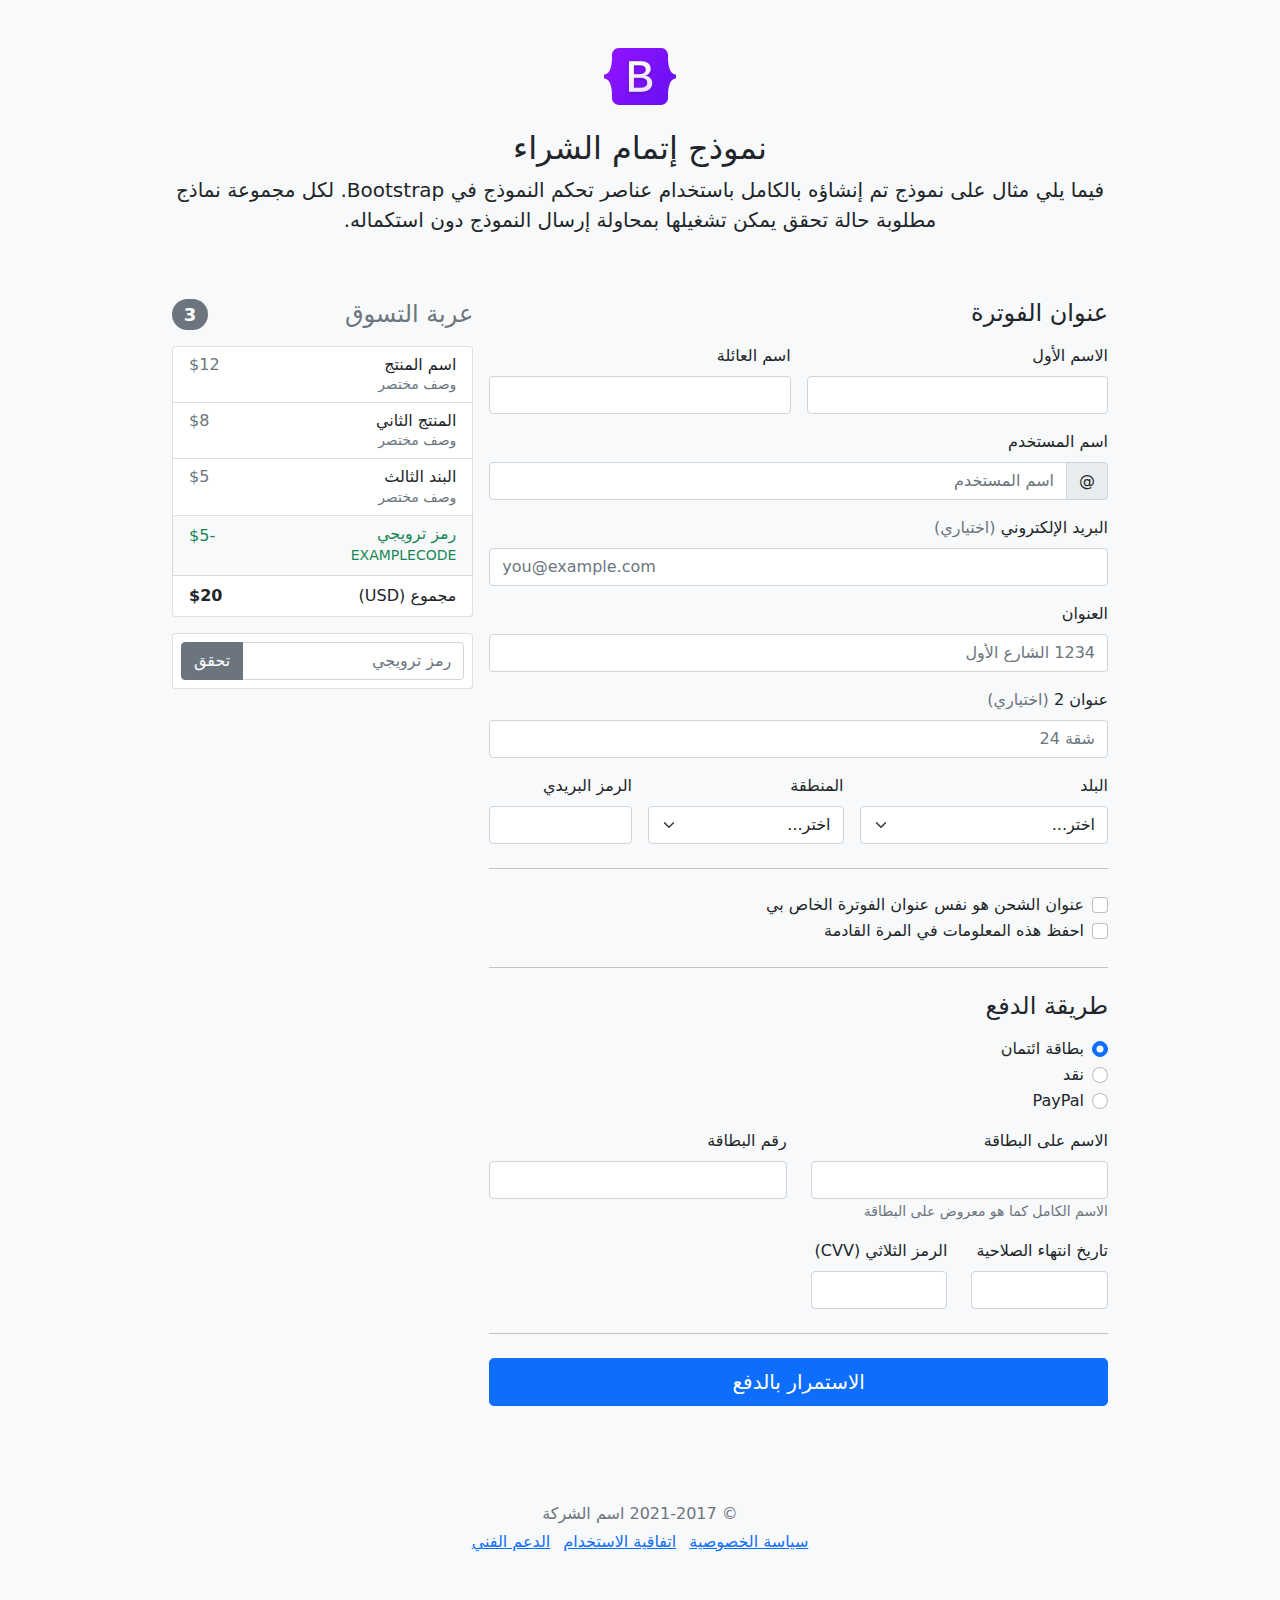
<file: bootstrap-5.1.3-examples/checkout-rtl/index.html>
<!doctype html>
<html lang="ar" dir="rtl">
  <head>
    <meta charset="utf-8">
    <meta name="viewport" content="width=device-width, initial-scale=1">
    <meta name="description" content="">
    <meta name="author" content="Mark Otto, Jacob Thornton, and Bootstrap contributors">
    <meta name="generator" content="Hugo 0.88.1">
    <title>مثال إتمام الشراء · Bootstrap v5.1</title>

    <link rel="canonical" href="https://getbootstrap.com/docs/5.1/examples/checkout-rtl/">

    

    <!-- Bootstrap core CSS -->
<link href="../assets/dist/css/bootstrap.rtl.min.css" rel="stylesheet">

    <style>
      .bd-placeholder-img {
        font-size: 1.125rem;
        text-anchor: middle;
        -webkit-user-select: none;
        -moz-user-select: none;
        user-select: none;
      }

      @media (min-width: 768px) {
        .bd-placeholder-img-lg {
          font-size: 3.5rem;
        }
      }
    </style>

    
    <!-- Custom styles for this template -->
    <link href="../checkout/form-validation.css" rel="stylesheet">
  </head>
  <body class="bg-light">
    
<div class="container">
  <main>
    <div class="py-5 text-center">
      <img class="d-block mx-auto mb-4" src="../assets/brand/bootstrap-logo.svg" alt="" width="72" height="57">
      <h2>نموذج إتمام الشراء</h2>
      <p class="lead">فيما يلي مثال على نموذج تم إنشاؤه بالكامل باستخدام عناصر تحكم النموذج في Bootstrap. لكل مجموعة نماذج مطلوبة حالة تحقق يمكن تشغيلها بمحاولة إرسال النموذج دون استكماله.</p>
    </div>

    <div class="row g-3">
      <div class="col-md-5 col-lg-4 order-md-last">
        <h4 class="d-flex justify-content-between align-items-center mb-3">
          <span class="text-muted">عربة التسوق</span>
          <span class="badge bg-secondary rounded-pill">3</span>
        </h4>
        <ul class="list-group mb-3">
          <li class="list-group-item d-flex justify-content-between lh-sm">
            <div>
              <h6 class="my-0">اسم المنتج</h6>
              <small class="text-muted">وصف مختصر</small>
            </div>
            <span class="text-muted">$12</span>
          </li>
          <li class="list-group-item d-flex justify-content-between lh-sm">
            <div>
              <h6 class="my-0">المنتج الثاني</h6>
              <small class="text-muted">وصف مختصر</small>
            </div>
            <span class="text-muted">$8</span>
          </li>
          <li class="list-group-item d-flex justify-content-between lh-sm">
            <div>
              <h6 class="my-0">البند الثالث</h6>
              <small class="text-muted">وصف مختصر</small>
            </div>
            <span class="text-muted">$5</span>
          </li>
          <li class="list-group-item d-flex justify-content-between bg-light">
            <div class="text-success">
              <h6 class="my-0">رمز ترويجي</h6>
              <small>EXAMPLECODE</small>
            </div>
            <span class="text-success">-$5</span>
          </li>
          <li class="list-group-item d-flex justify-content-between">
            <span>مجموع (USD)</span>
            <strong>$20</strong>
          </li>
        </ul>

        <form class="card p-2">
          <div class="input-group">
            <input type="text" class="form-control" placeholder="رمز ترويجي">
            <button type="submit" class="btn btn-secondary">تحقق</button>
          </div>
        </form>
      </div>
      <div class="col-md-7 col-lg-8">
        <h4 class="mb-3">عنوان الفوترة</h4>
        <form class="needs-validation" novalidate>
          <div class="row g-3">
            <div class="col-sm-6">
              <label for="firstName" class="form-label">الاسم الأول</label>
              <input type="text" class="form-control" id="firstName" placeholder="" value="" required>
              <div class="invalid-feedback">
                يرجى إدخال اسم أول صحيح.
              </div>
            </div>

            <div class="col-sm-6">
              <label for="lastName" class="form-label">اسم العائلة</label>
              <input type="text" class="form-control" id="lastName" placeholder="" value="" required>
              <div class="invalid-feedback">
                يرجى إدخال اسم عائلة صحيح.
              </div>
            </div>

            <div class="col-12">
              <label for="username" class="form-label">اسم المستخدم</label>
              <div class="input-group has-validation">
                <span class="input-group-text">@</span>
                <input type="text" class="form-control" id="username" placeholder="اسم المستخدم" required>
              <div class="invalid-feedback">
                اسم المستخدم الخاص بك مطلوب.
                </div>
              </div>
            </div>

            <div class="col-12">
              <label for="email" class="form-label">البريد الإلكتروني <span class="text-muted">(اختياري)</span></label>
              <input type="email" class="form-control" id="email" placeholder="you@example.com">
              <div class="invalid-feedback">
                يرجى إدخال عنوان بريد إلكتروني صحيح لتصلكم تحديثات الشحن.
              </div>
            </div>

            <div class="col-12">
              <label for="address" class="form-label">العنوان</label>
              <input type="text" class="form-control" id="address" placeholder="1234 الشارع الأول" required>
              <div class="invalid-feedback">
                يرجى إدخال عنوان الشحن الخاص بك.
              </div>
            </div>

            <div class="col-12">
              <label for="address2" class="form-label">عنوان 2 <span class="text-muted">(اختياري)</span></label>
              <input type="text" class="form-control" id="address2" placeholder="شقة 24">
            </div>

            <div class="col-md-5">
              <label for="country" class="form-label">البلد</label>
              <select class="form-select" id="country" required>
                <option value="">اختر...</option>
                <option>الولايات المتحدة الأمريكية</option>
              </select>
              <div class="invalid-feedback">
                يرجى اختيار بلد صحيح.
              </div>
            </div>

            <div class="col-md-4">
              <label for="state" class="form-label">المنطقة</label>
              <select class="form-select" id="state" required>
                <option value="">اختر...</option>
                <option>كاليفورنيا</option>
              </select>
              <div class="invalid-feedback">
                يرجى اختيار اسم منطقة صحيح.
              </div>
            </div>

            <div class="col-md-3">
              <label for="zip" class="form-label">الرمز البريدي</label>
              <input type="text" class="form-control" id="zip" placeholder="" required>
              <div class="invalid-feedback">
                الرمز البريدي مطلوب.
              </div>
            </div>
          </div>

          <hr class="my-4">

          <div class="form-check">
            <input type="checkbox" class="form-check-input" id="same-address">
            <label class="form-check-label" for="same-address">عنوان الشحن هو نفس عنوان الفوترة الخاص بي</label>
          </div>

          <div class="form-check">
            <input type="checkbox" class="form-check-input" id="save-info">
            <label class="form-check-label" for="save-info">احفظ هذه المعلومات في المرة القادمة</label>
          </div>

          <hr class="my-4">

          <h4 class="mb-3">طريقة الدفع</h4>

          <div class="my-3">
            <div class="form-check">
              <input id="credit" name="paymentMethod" type="radio" class="form-check-input" checked required>
              <label class="form-check-label" for="credit">بطاقة ائتمان</label>
            </div>
            <div class="form-check">
              <input id="cash" name="paymentMethod" type="radio" class="form-check-input" required>
              <label class="form-check-label" for="cash">نقد</label>
            </div>
            <div class="form-check">
              <input id="paypal" name="paymentMethod" type="radio" class="form-check-input" required>
              <label class="form-check-label" for="paypal">PayPal</label>
            </div>
          </div>

          <div class="row gy-3">
            <div class="col-md-6">
              <label for="cc-name" class="form-label">الاسم على البطاقة</label>
              <input type="text" class="form-control" id="cc-name" placeholder="" required>
              <small class="text-muted">الاسم الكامل كما هو معروض على البطاقة</small>
              <div class="invalid-feedback">
                الاسم على البطاقة مطلوب
              </div>
            </div>

            <div class="col-md-6">
              <label for="cc-number" class="form-label">رقم البطاقة</label>
              <input type="text" class="form-control" id="cc-number" placeholder="" required>
              <div class="invalid-feedback">
                رقم بطاقة الائتمان مطلوب
              </div>
            </div>

            <div class="col-md-3">
              <label for="cc-expiration" class="form-label">تاريخ انتهاء الصلاحية</label>
              <input type="text" class="form-control" id="cc-expiration" placeholder="" required>
              <div class="invalid-feedback">
                تاريخ انتهاء الصلاحية مطلوب
              </div>
            </div>

            <div class="col-md-3">
              <label for="cc-cvv" class="form-label">الرمز الثلاثي (CVV)</label>
              <input type="text" class="form-control" id="cc-cvv" placeholder="" required>
              <div class="invalid-feedback">
                رمز الحماية مطلوب
              </div>
            </div>
          </div>

          <hr class="my-4">

          <button class="w-100 btn btn-primary btn-lg" type="submit">الاستمرار بالدفع</button>
        </form>
      </div>
    </div>
  </main>
  <footer class="my-5 pt-5 text-muted text-center text-small">
    <p class="mb-1">&copy; 2021-2017 اسم الشركة</p>
    <ul class="list-inline">
      <li class="list-inline-item"><a href="#">سياسة الخصوصية</a></li>
      <li class="list-inline-item"><a href="#">اتفاقية الاستخدام</a></li>
      <li class="list-inline-item"><a href="#">الدعم الفني</a></li>
    </ul>
  </footer>
</div>


    <script src="../assets/dist/js/bootstrap.bundle.min.js"></script>

      <script src="../checkout/form-validation.js"></script>
  </body>
</html>
</file>
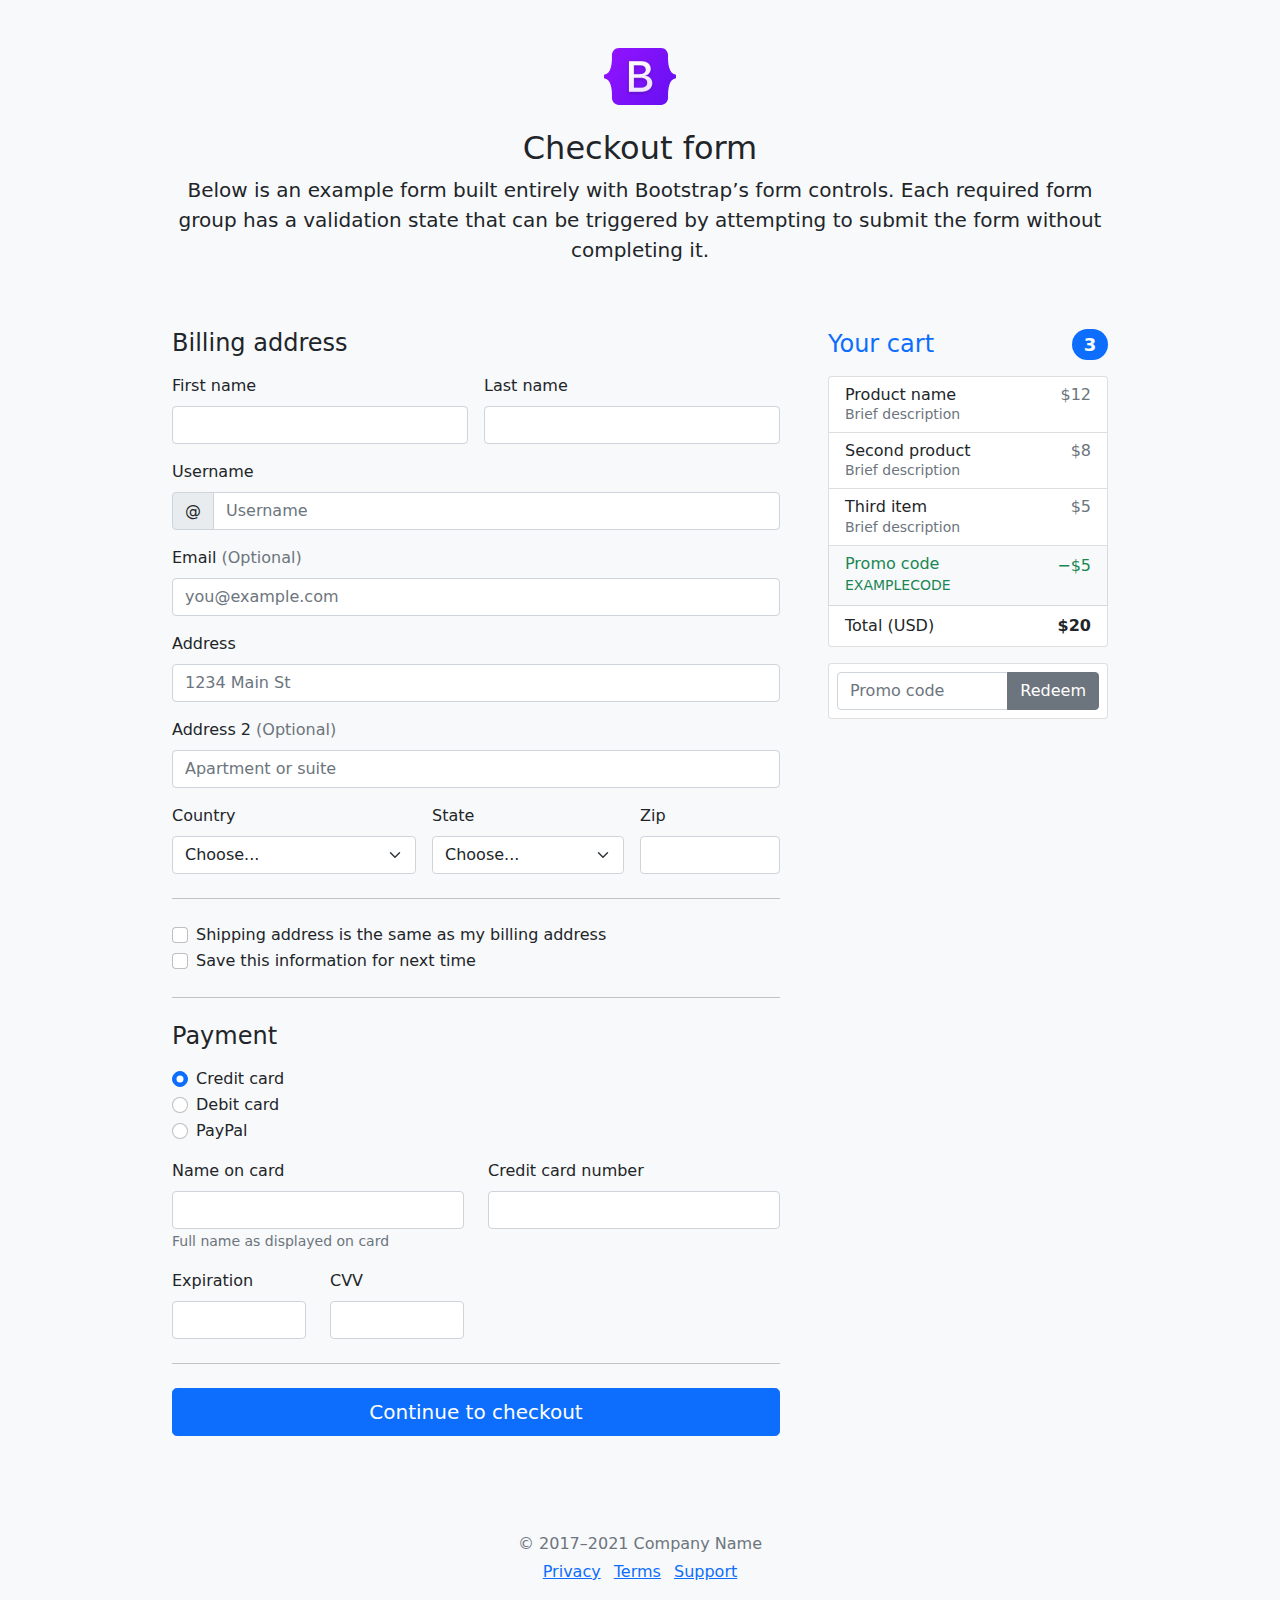
<file: bootstrap-5.1.3-examples/checkout/index.html>
<!doctype html>
<html lang="en">
  <head>
    <meta charset="utf-8">
    <meta name="viewport" content="width=device-width, initial-scale=1">
    <meta name="description" content="">
    <meta name="author" content="Mark Otto, Jacob Thornton, and Bootstrap contributors">
    <meta name="generator" content="Hugo 0.88.1">
    <title>Checkout example · Bootstrap v5.1</title>

    <link rel="canonical" href="https://getbootstrap.com/docs/5.1/examples/checkout/">

    

    <!-- Bootstrap core CSS -->
<link href="../assets/dist/css/bootstrap.min.css" rel="stylesheet">

    <style>
      .bd-placeholder-img {
        font-size: 1.125rem;
        text-anchor: middle;
        -webkit-user-select: none;
        -moz-user-select: none;
        user-select: none;
      }

      @media (min-width: 768px) {
        .bd-placeholder-img-lg {
          font-size: 3.5rem;
        }
      }
    </style>

    
    <!-- Custom styles for this template -->
    <link href="form-validation.css" rel="stylesheet">
  </head>
  <body class="bg-light">
    
<div class="container">
  <main>
    <div class="py-5 text-center">
      <img class="d-block mx-auto mb-4" src="../assets/brand/bootstrap-logo.svg" alt="" width="72" height="57">
      <h2>Checkout form</h2>
      <p class="lead">Below is an example form built entirely with Bootstrap’s form controls. Each required form group has a validation state that can be triggered by attempting to submit the form without completing it.</p>
    </div>

    <div class="row g-5">
      <div class="col-md-5 col-lg-4 order-md-last">
        <h4 class="d-flex justify-content-between align-items-center mb-3">
          <span class="text-primary">Your cart</span>
          <span class="badge bg-primary rounded-pill">3</span>
        </h4>
        <ul class="list-group mb-3">
          <li class="list-group-item d-flex justify-content-between lh-sm">
            <div>
              <h6 class="my-0">Product name</h6>
              <small class="text-muted">Brief description</small>
            </div>
            <span class="text-muted">$12</span>
          </li>
          <li class="list-group-item d-flex justify-content-between lh-sm">
            <div>
              <h6 class="my-0">Second product</h6>
              <small class="text-muted">Brief description</small>
            </div>
            <span class="text-muted">$8</span>
          </li>
          <li class="list-group-item d-flex justify-content-between lh-sm">
            <div>
              <h6 class="my-0">Third item</h6>
              <small class="text-muted">Brief description</small>
            </div>
            <span class="text-muted">$5</span>
          </li>
          <li class="list-group-item d-flex justify-content-between bg-light">
            <div class="text-success">
              <h6 class="my-0">Promo code</h6>
              <small>EXAMPLECODE</small>
            </div>
            <span class="text-success">−$5</span>
          </li>
          <li class="list-group-item d-flex justify-content-between">
            <span>Total (USD)</span>
            <strong>$20</strong>
          </li>
        </ul>

        <form class="card p-2">
          <div class="input-group">
            <input type="text" class="form-control" placeholder="Promo code">
            <button type="submit" class="btn btn-secondary">Redeem</button>
          </div>
        </form>
      </div>
      <div class="col-md-7 col-lg-8">
        <h4 class="mb-3">Billing address</h4>
        <form class="needs-validation" novalidate>
          <div class="row g-3">
            <div class="col-sm-6">
              <label for="firstName" class="form-label">First name</label>
              <input type="text" class="form-control" id="firstName" placeholder="" value="" required>
              <div class="invalid-feedback">
                Valid first name is required.
              </div>
            </div>

            <div class="col-sm-6">
              <label for="lastName" class="form-label">Last name</label>
              <input type="text" class="form-control" id="lastName" placeholder="" value="" required>
              <div class="invalid-feedback">
                Valid last name is required.
              </div>
            </div>

            <div class="col-12">
              <label for="username" class="form-label">Username</label>
              <div class="input-group has-validation">
                <span class="input-group-text">@</span>
                <input type="text" class="form-control" id="username" placeholder="Username" required>
              <div class="invalid-feedback">
                  Your username is required.
                </div>
              </div>
            </div>

            <div class="col-12">
              <label for="email" class="form-label">Email <span class="text-muted">(Optional)</span></label>
              <input type="email" class="form-control" id="email" placeholder="you@example.com">
              <div class="invalid-feedback">
                Please enter a valid email address for shipping updates.
              </div>
            </div>

            <div class="col-12">
              <label for="address" class="form-label">Address</label>
              <input type="text" class="form-control" id="address" placeholder="1234 Main St" required>
              <div class="invalid-feedback">
                Please enter your shipping address.
              </div>
            </div>

            <div class="col-12">
              <label for="address2" class="form-label">Address 2 <span class="text-muted">(Optional)</span></label>
              <input type="text" class="form-control" id="address2" placeholder="Apartment or suite">
            </div>

            <div class="col-md-5">
              <label for="country" class="form-label">Country</label>
              <select class="form-select" id="country" required>
                <option value="">Choose...</option>
                <option>United States</option>
              </select>
              <div class="invalid-feedback">
                Please select a valid country.
              </div>
            </div>

            <div class="col-md-4">
              <label for="state" class="form-label">State</label>
              <select class="form-select" id="state" required>
                <option value="">Choose...</option>
                <option>California</option>
              </select>
              <div class="invalid-feedback">
                Please provide a valid state.
              </div>
            </div>

            <div class="col-md-3">
              <label for="zip" class="form-label">Zip</label>
              <input type="text" class="form-control" id="zip" placeholder="" required>
              <div class="invalid-feedback">
                Zip code required.
              </div>
            </div>
          </div>

          <hr class="my-4">

          <div class="form-check">
            <input type="checkbox" class="form-check-input" id="same-address">
            <label class="form-check-label" for="same-address">Shipping address is the same as my billing address</label>
          </div>

          <div class="form-check">
            <input type="checkbox" class="form-check-input" id="save-info">
            <label class="form-check-label" for="save-info">Save this information for next time</label>
          </div>

          <hr class="my-4">

          <h4 class="mb-3">Payment</h4>

          <div class="my-3">
            <div class="form-check">
              <input id="credit" name="paymentMethod" type="radio" class="form-check-input" checked required>
              <label class="form-check-label" for="credit">Credit card</label>
            </div>
            <div class="form-check">
              <input id="debit" name="paymentMethod" type="radio" class="form-check-input" required>
              <label class="form-check-label" for="debit">Debit card</label>
            </div>
            <div class="form-check">
              <input id="paypal" name="paymentMethod" type="radio" class="form-check-input" required>
              <label class="form-check-label" for="paypal">PayPal</label>
            </div>
          </div>

          <div class="row gy-3">
            <div class="col-md-6">
              <label for="cc-name" class="form-label">Name on card</label>
              <input type="text" class="form-control" id="cc-name" placeholder="" required>
              <small class="text-muted">Full name as displayed on card</small>
              <div class="invalid-feedback">
                Name on card is required
              </div>
            </div>

            <div class="col-md-6">
              <label for="cc-number" class="form-label">Credit card number</label>
              <input type="text" class="form-control" id="cc-number" placeholder="" required>
              <div class="invalid-feedback">
                Credit card number is required
              </div>
            </div>

            <div class="col-md-3">
              <label for="cc-expiration" class="form-label">Expiration</label>
              <input type="text" class="form-control" id="cc-expiration" placeholder="" required>
              <div class="invalid-feedback">
                Expiration date required
              </div>
            </div>

            <div class="col-md-3">
              <label for="cc-cvv" class="form-label">CVV</label>
              <input type="text" class="form-control" id="cc-cvv" placeholder="" required>
              <div class="invalid-feedback">
                Security code required
              </div>
            </div>
          </div>

          <hr class="my-4">

          <button class="w-100 btn btn-primary btn-lg" type="submit">Continue to checkout</button>
        </form>
      </div>
    </div>
  </main>

  <footer class="my-5 pt-5 text-muted text-center text-small">
    <p class="mb-1">&copy; 2017–2021 Company Name</p>
    <ul class="list-inline">
      <li class="list-inline-item"><a href="#">Privacy</a></li>
      <li class="list-inline-item"><a href="#">Terms</a></li>
      <li class="list-inline-item"><a href="#">Support</a></li>
    </ul>
  </footer>
</div>


    <script src="../assets/dist/js/bootstrap.bundle.min.js"></script>

      <script src="form-validation.js"></script>
  </body>
</html>
</file>
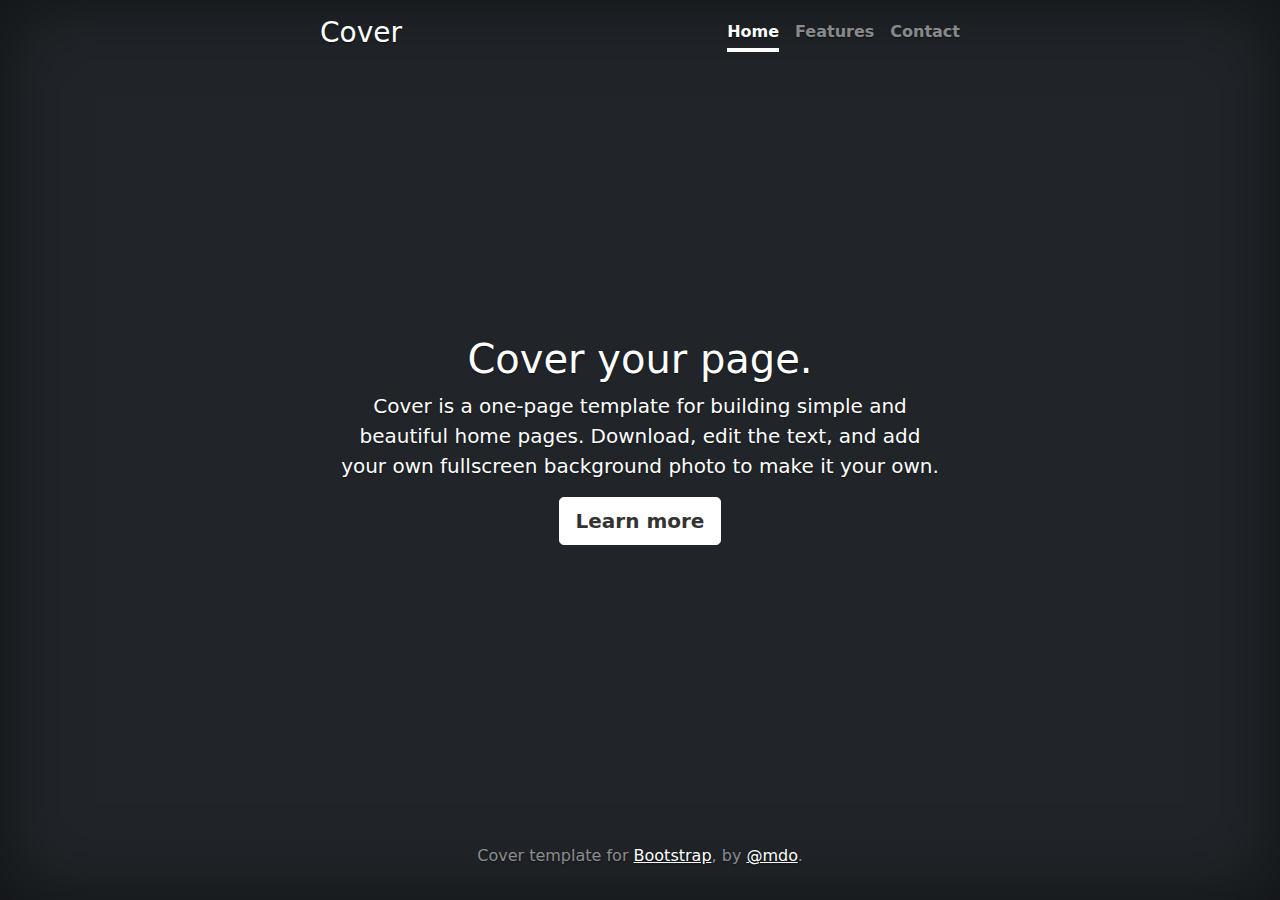
<file: bootstrap-5.1.3-examples/cover/index.html>
<!doctype html>
<html lang="en" class="h-100">
  <head>
    <meta charset="utf-8">
    <meta name="viewport" content="width=device-width, initial-scale=1">
    <meta name="description" content="">
    <meta name="author" content="Mark Otto, Jacob Thornton, and Bootstrap contributors">
    <meta name="generator" content="Hugo 0.88.1">
    <title>Cover Template · Bootstrap v5.1</title>

    <link rel="canonical" href="https://getbootstrap.com/docs/5.1/examples/cover/">

    

    <!-- Bootstrap core CSS -->
<link href="../assets/dist/css/bootstrap.min.css" rel="stylesheet">

    <style>
      .bd-placeholder-img {
        font-size: 1.125rem;
        text-anchor: middle;
        -webkit-user-select: none;
        -moz-user-select: none;
        user-select: none;
      }

      @media (min-width: 768px) {
        .bd-placeholder-img-lg {
          font-size: 3.5rem;
        }
      }
    </style>

    
    <!-- Custom styles for this template -->
    <link href="cover.css" rel="stylesheet">
  </head>
  <body class="d-flex h-100 text-center text-white bg-dark">
    
<div class="cover-container d-flex w-100 h-100 p-3 mx-auto flex-column">
  <header class="mb-auto">
    <div>
      <h3 class="float-md-start mb-0">Cover</h3>
      <nav class="nav nav-masthead justify-content-center float-md-end">
        <a class="nav-link active" aria-current="page" href="#">Home</a>
        <a class="nav-link" href="#">Features</a>
        <a class="nav-link" href="#">Contact</a>
      </nav>
    </div>
  </header>

  <main class="px-3">
    <h1>Cover your page.</h1>
    <p class="lead">Cover is a one-page template for building simple and beautiful home pages. Download, edit the text, and add your own fullscreen background photo to make it your own.</p>
    <p class="lead">
      <a href="#" class="btn btn-lg btn-secondary fw-bold border-white bg-white">Learn more</a>
    </p>
  </main>

  <footer class="mt-auto text-white-50">
    <p>Cover template for <a href="https://getbootstrap.com/" class="text-white">Bootstrap</a>, by <a href="https://twitter.com/mdo" class="text-white">@mdo</a>.</p>
  </footer>
</div>


    
  </body>
</html>
</file>
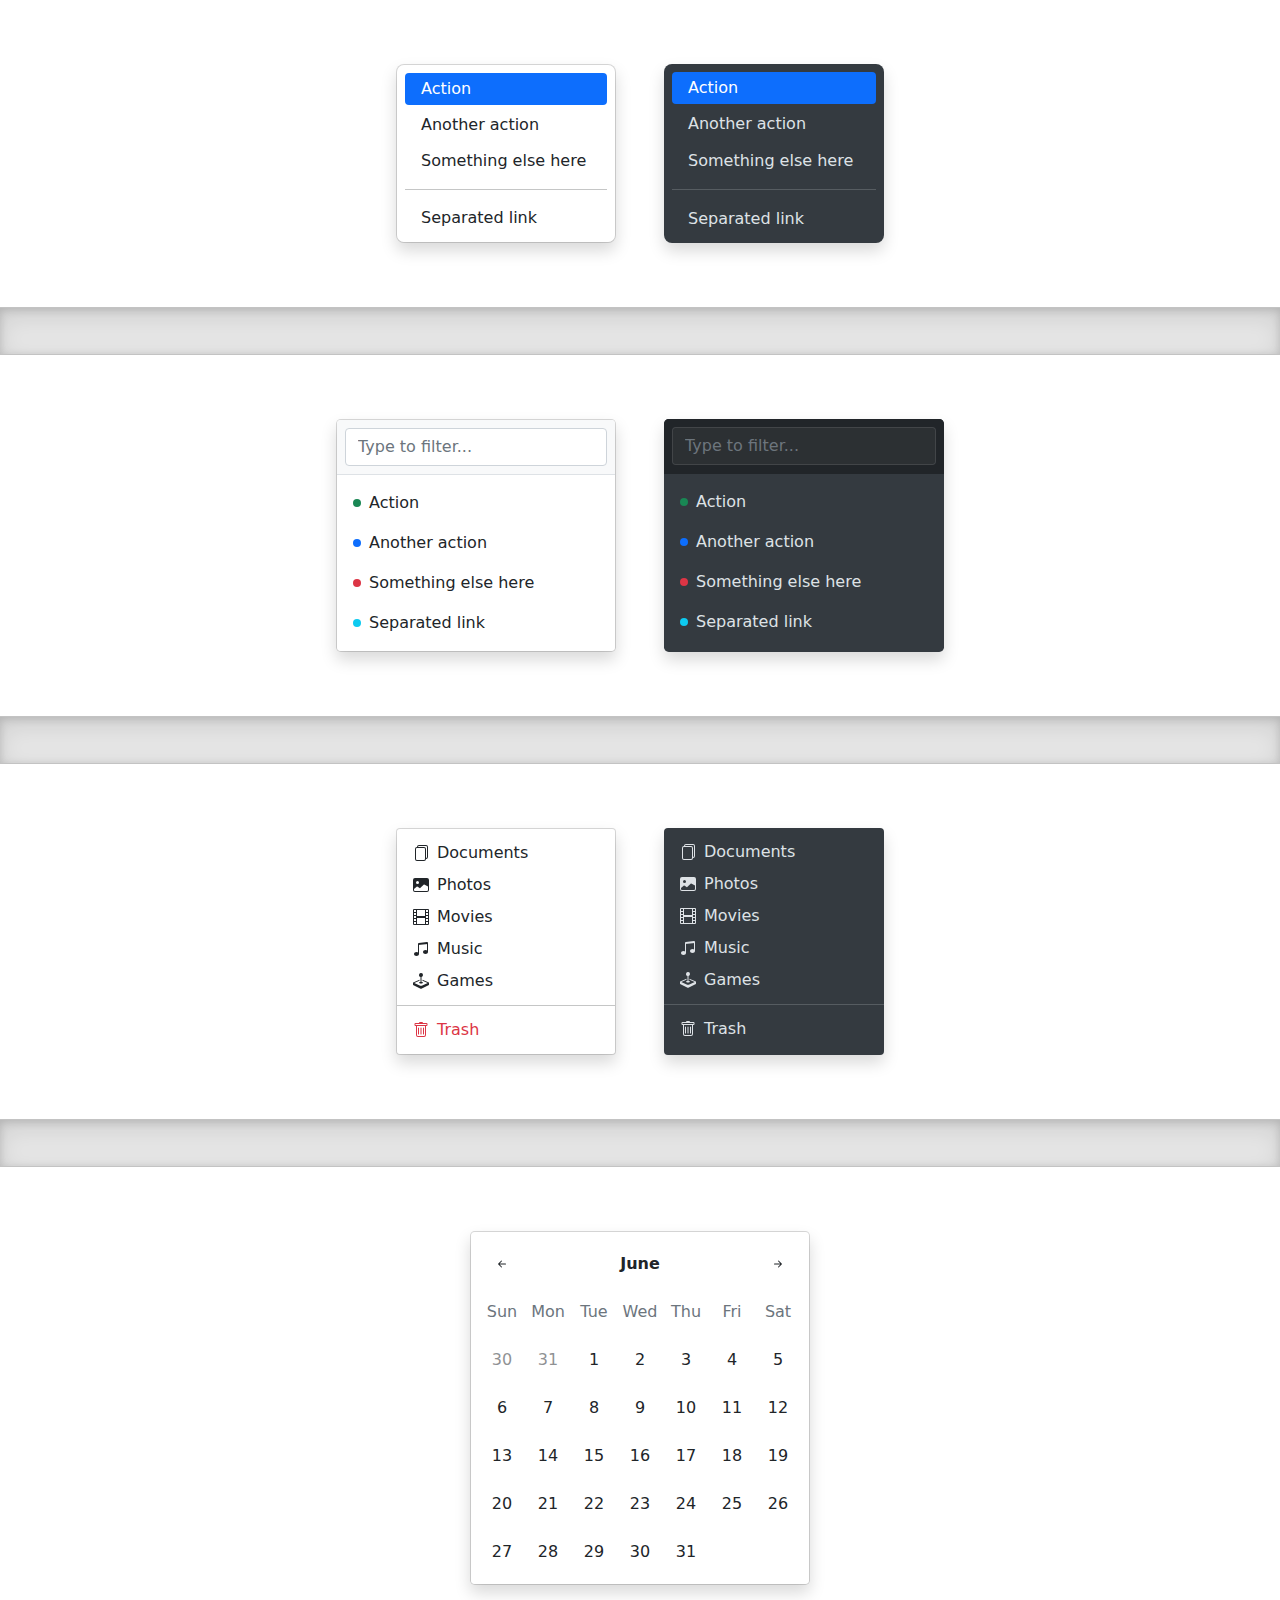
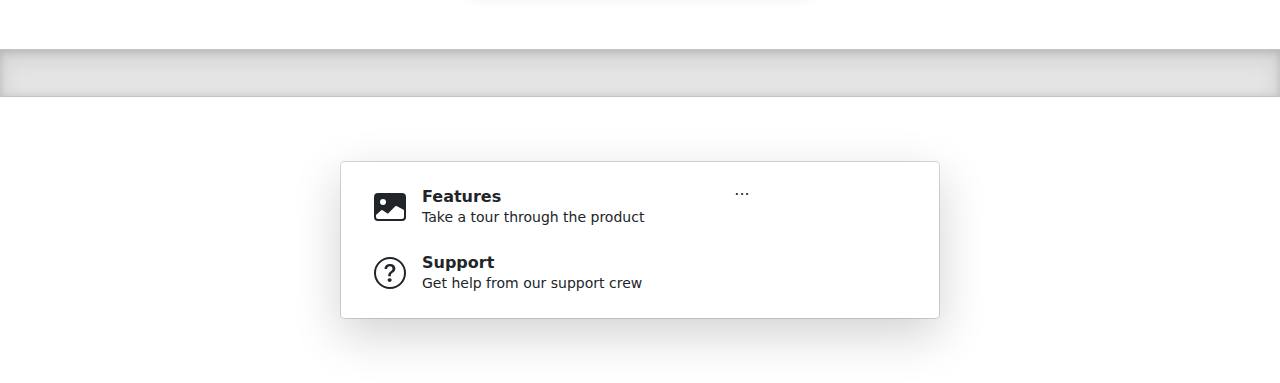
<file: bootstrap-5.1.3-examples/dropdowns/index.html>
<!doctype html>
<html lang="en">
  <head>
    <meta charset="utf-8">
    <meta name="viewport" content="width=device-width, initial-scale=1">
    <meta name="description" content="">
    <meta name="author" content="Mark Otto, Jacob Thornton, and Bootstrap contributors">
    <meta name="generator" content="Hugo 0.88.1">
    <title>Dropdowns · Bootstrap v5.1</title>

    <link rel="canonical" href="https://getbootstrap.com/docs/5.1/examples/dropdowns/">

    

    <!-- Bootstrap core CSS -->
<link href="../assets/dist/css/bootstrap.min.css" rel="stylesheet">

    <style>
      .bd-placeholder-img {
        font-size: 1.125rem;
        text-anchor: middle;
        -webkit-user-select: none;
        -moz-user-select: none;
        user-select: none;
      }

      @media (min-width: 768px) {
        .bd-placeholder-img-lg {
          font-size: 3.5rem;
        }
      }
    </style>

    
    <!-- Custom styles for this template -->
    <link href="dropdowns.css" rel="stylesheet">
  </head>
  <body>
    
<svg xmlns="http://www.w3.org/2000/svg" style="display: none;">
  <symbol id="bootstrap" viewBox="0 0 118 94">
    <title>Bootstrap</title>
    <path fill-rule="evenodd" clip-rule="evenodd" d="M24.509 0c-6.733 0-11.715 5.893-11.492 12.284.214 6.14-.064 14.092-2.066 20.577C8.943 39.365 5.547 43.485 0 44.014v5.972c5.547.529 8.943 4.649 10.951 11.153 2.002 6.485 2.28 14.437 2.066 20.577C12.794 88.106 17.776 94 24.51 94H93.5c6.733 0 11.714-5.893 11.491-12.284-.214-6.14.064-14.092 2.066-20.577 2.009-6.504 5.396-10.624 10.943-11.153v-5.972c-5.547-.529-8.934-4.649-10.943-11.153-2.002-6.484-2.28-14.437-2.066-20.577C105.214 5.894 100.233 0 93.5 0H24.508zM80 57.863C80 66.663 73.436 72 62.543 72H44a2 2 0 01-2-2V24a2 2 0 012-2h18.437c9.083 0 15.044 4.92 15.044 12.474 0 5.302-4.01 10.049-9.119 10.88v.277C75.317 46.394 80 51.21 80 57.863zM60.521 28.34H49.948v14.934h8.905c6.884 0 10.68-2.772 10.68-7.727 0-4.643-3.264-7.207-9.012-7.207zM49.948 49.2v16.458H60.91c7.167 0 10.964-2.876 10.964-8.281 0-5.406-3.903-8.178-11.425-8.178H49.948z"></path>
  </symbol>

  <symbol id="exclamation-triangle-fill" viewBox="0 0 16 16">
    <path d="M8.982 1.566a1.13 1.13 0 0 0-1.96 0L.165 13.233c-.457.778.091 1.767.98 1.767h13.713c.889 0 1.438-.99.98-1.767L8.982 1.566zM8 5c.535 0 .954.462.9.995l-.35 3.507a.552.552 0 0 1-1.1 0L7.1 5.995A.905.905 0 0 1 8 5zm.002 6a1 1 0 1 1 0 2 1 1 0 0 1 0-2z"/>
  </symbol>

  <symbol id="check2" viewBox="0 0 16 16">
    <path d="M13.854 3.646a.5.5 0 0 1 0 .708l-7 7a.5.5 0 0 1-.708 0l-3.5-3.5a.5.5 0 1 1 .708-.708L6.5 10.293l6.646-6.647a.5.5 0 0 1 .708 0z"/>
  </symbol>

  <symbol id="check2-circle" viewBox="0 0 16 16">
    <path d="M2.5 8a5.5 5.5 0 0 1 8.25-4.764.5.5 0 0 0 .5-.866A6.5 6.5 0 1 0 14.5 8a.5.5 0 0 0-1 0 5.5 5.5 0 1 1-11 0z"/>
    <path d="M15.354 3.354a.5.5 0 0 0-.708-.708L8 9.293 5.354 6.646a.5.5 0 1 0-.708.708l3 3a.5.5 0 0 0 .708 0l7-7z"/>
  </symbol>

  <symbol id="bookmark-star" viewBox="0 0 16 16">
    <path d="M7.84 4.1a.178.178 0 0 1 .32 0l.634 1.285a.178.178 0 0 0 .134.098l1.42.206c.145.021.204.2.098.303L9.42 6.993a.178.178 0 0 0-.051.158l.242 1.414a.178.178 0 0 1-.258.187l-1.27-.668a.178.178 0 0 0-.165 0l-1.27.668a.178.178 0 0 1-.257-.187l.242-1.414a.178.178 0 0 0-.05-.158l-1.03-1.001a.178.178 0 0 1 .098-.303l1.42-.206a.178.178 0 0 0 .134-.098L7.84 4.1z"/>
    <path d="M2 2a2 2 0 0 1 2-2h8a2 2 0 0 1 2 2v13.5a.5.5 0 0 1-.777.416L8 13.101l-5.223 2.815A.5.5 0 0 1 2 15.5V2zm2-1a1 1 0 0 0-1 1v12.566l4.723-2.482a.5.5 0 0 1 .554 0L13 14.566V2a1 1 0 0 0-1-1H4z"/>
  </symbol>

  <symbol id="grid-fill" viewBox="0 0 16 16">
    <path d="M1 2.5A1.5 1.5 0 0 1 2.5 1h3A1.5 1.5 0 0 1 7 2.5v3A1.5 1.5 0 0 1 5.5 7h-3A1.5 1.5 0 0 1 1 5.5v-3zm8 0A1.5 1.5 0 0 1 10.5 1h3A1.5 1.5 0 0 1 15 2.5v3A1.5 1.5 0 0 1 13.5 7h-3A1.5 1.5 0 0 1 9 5.5v-3zm-8 8A1.5 1.5 0 0 1 2.5 9h3A1.5 1.5 0 0 1 7 10.5v3A1.5 1.5 0 0 1 5.5 15h-3A1.5 1.5 0 0 1 1 13.5v-3zm8 0A1.5 1.5 0 0 1 10.5 9h3a1.5 1.5 0 0 1 1.5 1.5v3a1.5 1.5 0 0 1-1.5 1.5h-3A1.5 1.5 0 0 1 9 13.5v-3z"/>
  </symbol>

  <symbol id="stars" viewBox="0 0 16 16">
    <path d="M7.657 6.247c.11-.33.576-.33.686 0l.645 1.937a2.89 2.89 0 0 0 1.829 1.828l1.936.645c.33.11.33.576 0 .686l-1.937.645a2.89 2.89 0 0 0-1.828 1.829l-.645 1.936a.361.361 0 0 1-.686 0l-.645-1.937a2.89 2.89 0 0 0-1.828-1.828l-1.937-.645a.361.361 0 0 1 0-.686l1.937-.645a2.89 2.89 0 0 0 1.828-1.828l.645-1.937zM3.794 1.148a.217.217 0 0 1 .412 0l.387 1.162c.173.518.579.924 1.097 1.097l1.162.387a.217.217 0 0 1 0 .412l-1.162.387A1.734 1.734 0 0 0 4.593 5.69l-.387 1.162a.217.217 0 0 1-.412 0L3.407 5.69A1.734 1.734 0 0 0 2.31 4.593l-1.162-.387a.217.217 0 0 1 0-.412l1.162-.387A1.734 1.734 0 0 0 3.407 2.31l.387-1.162zM10.863.099a.145.145 0 0 1 .274 0l.258.774c.115.346.386.617.732.732l.774.258a.145.145 0 0 1 0 .274l-.774.258a1.156 1.156 0 0 0-.732.732l-.258.774a.145.145 0 0 1-.274 0l-.258-.774a1.156 1.156 0 0 0-.732-.732L9.1 2.137a.145.145 0 0 1 0-.274l.774-.258c.346-.115.617-.386.732-.732L10.863.1z"/>
  </symbol>

  <symbol id="film" viewBox="0 0 16 16">
    <path d="M0 1a1 1 0 0 1 1-1h14a1 1 0 0 1 1 1v14a1 1 0 0 1-1 1H1a1 1 0 0 1-1-1V1zm4 0v6h8V1H4zm8 8H4v6h8V9zM1 1v2h2V1H1zm2 3H1v2h2V4zM1 7v2h2V7H1zm2 3H1v2h2v-2zm-2 3v2h2v-2H1zM15 1h-2v2h2V1zm-2 3v2h2V4h-2zm2 3h-2v2h2V7zm-2 3v2h2v-2h-2zm2 3h-2v2h2v-2z"/>
  </symbol>

  <symbol id="joystick" viewBox="0 0 16 16">
    <path d="M10 2a2 2 0 0 1-1.5 1.937v5.087c.863.083 1.5.377 1.5.726 0 .414-.895.75-2 .75s-2-.336-2-.75c0-.35.637-.643 1.5-.726V3.937A2 2 0 1 1 10 2z"/>
    <path d="M0 9.665v1.717a1 1 0 0 0 .553.894l6.553 3.277a2 2 0 0 0 1.788 0l6.553-3.277a1 1 0 0 0 .553-.894V9.665c0-.1-.06-.19-.152-.23L9.5 6.715v.993l5.227 2.178a.125.125 0 0 1 .001.23l-5.94 2.546a2 2 0 0 1-1.576 0l-5.94-2.546a.125.125 0 0 1 .001-.23L6.5 7.708l-.013-.988L.152 9.435a.25.25 0 0 0-.152.23z"/>
  </symbol>

  <symbol id="music-note-beamed" viewBox="0 0 16 16">
    <path d="M6 13c0 1.105-1.12 2-2.5 2S1 14.105 1 13c0-1.104 1.12-2 2.5-2s2.5.896 2.5 2zm9-2c0 1.105-1.12 2-2.5 2s-2.5-.895-2.5-2 1.12-2 2.5-2 2.5.895 2.5 2z"/>
    <path fill-rule="evenodd" d="M14 11V2h1v9h-1zM6 3v10H5V3h1z"/>
    <path d="M5 2.905a1 1 0 0 1 .9-.995l8-.8a1 1 0 0 1 1.1.995V3L5 4V2.905z"/>
  </symbol>

  <symbol id="files" viewBox="0 0 16 16">
    <path d="M13 0H6a2 2 0 0 0-2 2 2 2 0 0 0-2 2v10a2 2 0 0 0 2 2h7a2 2 0 0 0 2-2 2 2 0 0 0 2-2V2a2 2 0 0 0-2-2zm0 13V4a2 2 0 0 0-2-2H5a1 1 0 0 1 1-1h7a1 1 0 0 1 1 1v10a1 1 0 0 1-1 1zM3 4a1 1 0 0 1 1-1h7a1 1 0 0 1 1 1v10a1 1 0 0 1-1 1H4a1 1 0 0 1-1-1V4z"/>
  </symbol>

  <symbol id="image-fill" viewBox="0 0 16 16">
    <path d="M.002 3a2 2 0 0 1 2-2h12a2 2 0 0 1 2 2v10a2 2 0 0 1-2 2h-12a2 2 0 0 1-2-2V3zm1 9v1a1 1 0 0 0 1 1h12a1 1 0 0 0 1-1V9.5l-3.777-1.947a.5.5 0 0 0-.577.093l-3.71 3.71-2.66-1.772a.5.5 0 0 0-.63.062L1.002 12zm5-6.5a1.5 1.5 0 1 0-3 0 1.5 1.5 0 0 0 3 0z"/>
  </symbol>

  <symbol id="trash" viewBox="0 0 16 16">
    <path d="M5.5 5.5A.5.5 0 0 1 6 6v6a.5.5 0 0 1-1 0V6a.5.5 0 0 1 .5-.5zm2.5 0a.5.5 0 0 1 .5.5v6a.5.5 0 0 1-1 0V6a.5.5 0 0 1 .5-.5zm3 .5a.5.5 0 0 0-1 0v6a.5.5 0 0 0 1 0V6z"/>
    <path fill-rule="evenodd" d="M14.5 3a1 1 0 0 1-1 1H13v9a2 2 0 0 1-2 2H5a2 2 0 0 1-2-2V4h-.5a1 1 0 0 1-1-1V2a1 1 0 0 1 1-1H6a1 1 0 0 1 1-1h2a1 1 0 0 1 1 1h3.5a1 1 0 0 1 1 1v1zM4.118 4 4 4.059V13a1 1 0 0 0 1 1h6a1 1 0 0 0 1-1V4.059L11.882 4H4.118zM2.5 3V2h11v1h-11z"/>
  </symbol>

  <symbol id="question-circle" viewBox="0 0 16 16">
    <path d="M8 15A7 7 0 1 1 8 1a7 7 0 0 1 0 14zm0 1A8 8 0 1 0 8 0a8 8 0 0 0 0 16z"/>
    <path d="M5.255 5.786a.237.237 0 0 0 .241.247h.825c.138 0 .248-.113.266-.25.09-.656.54-1.134 1.342-1.134.686 0 1.314.343 1.314 1.168 0 .635-.374.927-.965 1.371-.673.489-1.206 1.06-1.168 1.987l.003.217a.25.25 0 0 0 .25.246h.811a.25.25 0 0 0 .25-.25v-.105c0-.718.273-.927 1.01-1.486.609-.463 1.244-.977 1.244-2.056 0-1.511-1.276-2.241-2.673-2.241-1.267 0-2.655.59-2.75 2.286zm1.557 5.763c0 .533.425.927 1.01.927.609 0 1.028-.394 1.028-.927 0-.552-.42-.94-1.029-.94-.584 0-1.009.388-1.009.94z"/>
  </symbol>

  <symbol id="arrow-left-short" viewBox="0 0 16 16">
    <path fill-rule="evenodd" d="M12 8a.5.5 0 0 1-.5.5H5.707l2.147 2.146a.5.5 0 0 1-.708.708l-3-3a.5.5 0 0 1 0-.708l3-3a.5.5 0 1 1 .708.708L5.707 7.5H11.5a.5.5 0 0 1 .5.5z"/>
  </symbol>

  <symbol id="arrow-right-short" viewBox="0 0 16 16">
    <path fill-rule="evenodd" d="M4 8a.5.5 0 0 1 .5-.5h5.793L8.146 5.354a.5.5 0 1 1 .708-.708l3 3a.5.5 0 0 1 0 .708l-3 3a.5.5 0 0 1-.708-.708L10.293 8.5H4.5A.5.5 0 0 1 4 8z"/>
  </symbol>
</svg>

<div class="d-flex gap-5 justify-content-center" id="dropdownMacos">
  <ul class="dropdown-menu dropdown-menu-macos mx-0 shadow" style="width: 220px;">
    <li><a class="dropdown-item active" href="#">Action</a></li>
    <li><a class="dropdown-item" href="#">Another action</a></li>
    <li><a class="dropdown-item" href="#">Something else here</a></li>
    <li><hr class="dropdown-divider"></li>
    <li><a class="dropdown-item" href="#">Separated link</a></li>
  </ul>
  <ul class="dropdown-menu dropdown-menu-dark dropdown-menu-macos mx-0 border-0 shadow" style="width: 220px;">
    <li><a class="dropdown-item active" href="#">Action</a></li>
    <li><a class="dropdown-item" href="#">Another action</a></li>
    <li><a class="dropdown-item" href="#">Something else here</a></li>
    <li><hr class="dropdown-divider"></li>
    <li><a class="dropdown-item" href="#">Separated link</a></li>
  </ul>
</div>

<div class="b-example-divider"></div>


<div class="d-flex gap-5 justify-content-center" id="dropdownFilter">
  <div class="dropdown-menu pt-0 mx-0 rounded-3 shadow overflow-hidden" style="width: 280px;">
    <form class="p-2 mb-2 bg-light border-bottom">
      <input type="search" class="form-control" autocomplete="false" placeholder="Type to filter...">
    </form>
    <ul class="list-unstyled mb-0">
      <li><a class="dropdown-item d-flex align-items-center gap-2 py-2" href="#">
        <span class="d-inline-block bg-success rounded-circle" style="width: .5em; height: .5em;"></span>
        Action
      </a></li>
      <li><a class="dropdown-item d-flex align-items-center gap-2 py-2" href="#">
        <span class="d-inline-block bg-primary rounded-circle" style="width: .5em; height: .5em;"></span>
        Another action
      </a></li>
      <li><a class="dropdown-item d-flex align-items-center gap-2 py-2" href="#">
        <span class="d-inline-block bg-danger rounded-circle" style="width: .5em; height: .5em;"></span>
        Something else here
      </a></li>
      <li><a class="dropdown-item d-flex align-items-center gap-2 py-2" href="#">
        <span class="d-inline-block bg-info rounded-circle" style="width: .5em; height: .5em;"></span>
        Separated link
      </a></li>
    </ul>
  </div>

  <div class="dropdown-menu dropdown-menu-dark border-0 pt-0 mx-0 rounded-3 shadow overflow-hidden" style="width: 280px;">
    <form class="p-2 mb-2 bg-dark border-bottom border-dark">
      <input type="search" class="form-control form-control-dark" autocomplete="false" placeholder="Type to filter...">
    </form>
    <ul class="list-unstyled mb-0">
      <li><a class="dropdown-item d-flex align-items-center gap-2 py-2" href="#">
        <span class="d-inline-block bg-success rounded-circle" style="width: .5em; height: .5em;"></span>
        Action
      </a></li>
      <li><a class="dropdown-item d-flex align-items-center gap-2 py-2" href="#">
        <span class="d-inline-block bg-primary rounded-circle" style="width: .5em; height: .5em;"></span>
        Another action
      </a></li>
      <li><a class="dropdown-item d-flex align-items-center gap-2 py-2" href="#">
        <span class="d-inline-block bg-danger rounded-circle" style="width: .5em; height: .5em;"></span>
        Something else here
      </a></li>
      <li><a class="dropdown-item d-flex align-items-center gap-2 py-2" href="#">
        <span class="d-inline-block bg-info rounded-circle" style="width: .5em; height: .5em;"></span>
        Separated link
      </a></li>
    </ul>
  </div>
</div>

<div class="b-example-divider"></div>

<div class="d-flex gap-5 justify-content-center" id="dropdownIcons">
  <ul class="dropdown-menu mx-0 shadow" style="width: 220px;">
    <li>
      <a class="dropdown-item d-flex gap-2 align-items-center" href="#">
        <svg class="bi" width="16" height="16"><use xlink:href="#files"/></svg>
        Documents
      </a>
    </li>
    <li>
      <a class="dropdown-item d-flex gap-2 align-items-center" href="#">
        <svg class="bi" width="16" height="16"><use xlink:href="#image-fill"/></svg>
        Photos
      </a>
    </li>
    <li>
      <a class="dropdown-item d-flex gap-2 align-items-center" href="#">
        <svg class="bi" width="16" height="16"><use xlink:href="#film"/></svg>
        Movies
      </a>
    </li>
    <li>
      <a class="dropdown-item d-flex gap-2 align-items-center" href="#">
        <svg class="bi" width="16" height="16"><use xlink:href="#music-note-beamed"/></svg>
        Music
      </a>
    </li>
    <li>
      <a class="dropdown-item d-flex gap-2 align-items-center" href="#">
        <svg class="bi" width="16" height="16"><use xlink:href="#joystick"/></svg>
        Games
      </a>
    </li>
    <li><hr class="dropdown-divider"></li>
    <li>
      <a class="dropdown-item dropdown-item-danger d-flex gap-2 align-items-center" href="#">
        <svg class="bi" width="16" height="16"><use xlink:href="#trash"/></svg>
        Trash
      </a>
    </li>
  </ul>
  <ul class="dropdown-menu dropdown-menu-dark mx-0 border-0 shadow" style="width: 220px;">
    <li>
      <a class="dropdown-item d-flex gap-2 align-items-center" href="#">
        <svg class="bi" width="16" height="16"><use xlink:href="#files"/></svg>
        Documents
      </a>
    </li>
    <li>
      <a class="dropdown-item d-flex gap-2 align-items-center" href="#">
        <svg class="bi" width="16" height="16"><use xlink:href="#image-fill"/></svg>
        Photos
      </a>
    </li>
    <li>
      <a class="dropdown-item d-flex gap-2 align-items-center" href="#">
        <svg class="bi" width="16" height="16"><use xlink:href="#film"/></svg>
        Movies
      </a>
    </li>
    <li>
      <a class="dropdown-item d-flex gap-2 align-items-center" href="#">
        <svg class="bi" width="16" height="16"><use xlink:href="#music-note-beamed"/></svg>
        Music
      </a>
    </li>
    <li>
      <a class="dropdown-item d-flex gap-2 align-items-center" href="#">
        <svg class="bi" width="16" height="16"><use xlink:href="#joystick"/></svg>
        Games
      </a>
    </li>
    <li><hr class="dropdown-divider"></li>
    <li>
      <a class="dropdown-item d-flex gap-2 align-items-center" href="#">
        <svg class="bi" width="16" height="16"><use xlink:href="#trash"/></svg>
        Trash
      </a>
    </li>
  </ul>
</div>

<div class="b-example-divider"></div>

<div class="dropdown-menu p-2 shadow rounded-3" style="width: 340px" id="dropdownCalendar">
  <div class="d-grid gap-1">
    <div class="cal">
      <div class="cal-month">
        <button class="btn cal-btn" type="button">
          <svg class="bi" width="16" height="16"><use xlink:href="#arrow-left-short"/></svg>
        </button>
        <strong class="cal-month-name">June</strong>
        <select class="form-select cal-month-name d-none">
          <option value="January">January</option>
          <option value="February">February</option>
          <option value="March">March</option>
          <option value="April">April</option>
          <option value="May">May</option>
          <option selected value="June">June</option>
          <option value="July">July</option>
          <option value="August">August</option>
          <option value="September">September</option>
          <option value="October">October</option>
          <option value="November">November</option>
          <option value="December">December</option>
        </select>
        <button class="btn cal-btn" type="button">
          <svg class="bi" width="16" height="16"><use xlink:href="#arrow-right-short"/></svg>
        </button>
      </div>
      <div class="cal-weekdays text-muted">
        <div class="cal-weekday">Sun</div>
        <div class="cal-weekday">Mon</div>
        <div class="cal-weekday">Tue</div>
        <div class="cal-weekday">Wed</div>
        <div class="cal-weekday">Thu</div>
        <div class="cal-weekday">Fri</div>
        <div class="cal-weekday">Sat</div>
      </div>
      <div class="cal-days">
        <button class="btn cal-btn" disabled type="button">30</button>
        <button class="btn cal-btn" disabled type="button">31</button>

        <button class="btn cal-btn" type="button">1</button>
        <button class="btn cal-btn" type="button">2</button>
        <button class="btn cal-btn" type="button">3</button>
        <button class="btn cal-btn" type="button">4</button>
        <button class="btn cal-btn" type="button">5</button>
        <button class="btn cal-btn" type="button">6</button>
        <button class="btn cal-btn" type="button">7</button>

        <button class="btn cal-btn" type="button">8</button>
        <button class="btn cal-btn" type="button">9</button>
        <button class="btn cal-btn" type="button">10</button>
        <button class="btn cal-btn" type="button">11</button>
        <button class="btn cal-btn" type="button">12</button>
        <button class="btn cal-btn" type="button">13</button>
        <button class="btn cal-btn" type="button">14</button>

        <button class="btn cal-btn" type="button">15</button>
        <button class="btn cal-btn" type="button">16</button>
        <button class="btn cal-btn" type="button">17</button>
        <button class="btn cal-btn" type="button">18</button>
        <button class="btn cal-btn" type="button">19</button>
        <button class="btn cal-btn" type="button">20</button>
        <button class="btn cal-btn" type="button">21</button>

        <button class="btn cal-btn" type="button">22</button>
        <button class="btn cal-btn" type="button">23</button>
        <button class="btn cal-btn" type="button">24</button>
        <button class="btn cal-btn" type="button">25</button>
        <button class="btn cal-btn" type="button">26</button>
        <button class="btn cal-btn" type="button">27</button>
        <button class="btn cal-btn" type="button">28</button>

        <button class="btn cal-btn" type="button">29</button>
        <button class="btn cal-btn" type="button">30</button>
        <button class="btn cal-btn" type="button">31</button>
      </div>
    </div>
  </div>
</div>

<div class="b-example-divider"></div>

<div class="dropdown-menu d-flex align-items-stretch p-3 rounded-3 shadow-lg" style="width: 600px" id="dropdownMega">
  <nav class="d-grid gap-2 col-8">
    <a href="#" class="btn btn-hover-light d-flex align-items-center gap-3 py-2 px-3 lh-sm">
      <svg class="bi" width="32" height="32"><use xlink:href="#image-fill"/></svg>
      <div>
        <strong class="d-block">Features</strong>
        <small>Take a tour through the product</small>
      </div>
    </a>
    <a href="#" class="btn btn-hover-light d-flex align-items-center gap-3 py-2 px-3 lh-sm">
      <svg class="bi" width="32" height="32"><use xlink:href="#question-circle"/></svg>
      <div>
        <strong class="d-block">Support</strong>
        <small>Get help from our support crew</small>
      </div>
    </a>
  </nav>
  <div class="col-4">
    ...
  </div>
</div>

    <script src="../assets/dist/js/bootstrap.bundle.min.js"></script>

      
  </body>
</html>
</file>
<file: Estilos.css>
body { 
    font-size: 16px; 
    line-height: 32px;
    font-family:Ubuntu,sans-serif;
    color:#0b0c0b;
    background-color:darkcyan;
}

h1 {
    font-size: 2rem;
    text-align: center;
    font-family: 'Times New Roman', Times, serif;
}

h2 {
    font-size: 1.5rem;
    text-align: center;
    border-bottom: 2px solid rgb(62, 59, 194);
    font-family: 'Times New Roman', Times, serif;
}

header, main, footer {
    margin: 3px auto;
    padding: 20px;
    max-width: 1500px;
}

header, footer, footer a {
    text-align: center;
    background-color:#2b4085;
    color: whitesmoke;
    
}

header img {
    width: 450px;
    height: auto;
    float: right;
}

footer {
    font-size: 20px;
    font-family: 'Times New Roman', Times, serif;
    text-align: justify;
    position:static;
}
</file>
<file: bootstrap-5.1.3-examples/blog/blog.rtl.css>
/* stylelint-disable selector-list-comma-newline-after */

.blog-header {
  line-height: 1;
  border-bottom: 1px solid #e5e5e5;
}

.blog-header-logo {
  font-family: Amiri, Georgia, "Times New Roman", serif;
  font-size: 2.25rem;
}

.blog-header-logo:hover {
  text-decoration: none;
}

h1, h2, h3, h4, h5, h6 {
  font-family: Amiri, Georgia, "Times New Roman", serif;
}

.display-4 {
  font-size: 2.5rem;
}
@media (min-width: 768px) {
  .display-4 {
    font-size: 3rem;
  }
}

.nav-scroller {
  position: relative;
  z-index: 2;
  height: 2.75rem;
  overflow-y: hidden;
}

.nav-scroller .nav {
  display: flex;
  flex-wrap: nowrap;
  padding-bottom: 1rem;
  margin-top: -1px;
  overflow-x: auto;
  text-align: center;
  white-space: nowrap;
  -webkit-overflow-scrolling: touch;
}

.nav-scroller .nav-link {
  padding-top: .75rem;
  padding-bottom: .75rem;
  font-size: .875rem;
}

.card-img-right {
  height: 100%;
  border-radius: 3px 0 0 3px;
}

.flex-auto {
  flex: 0 0 auto;
}

.h-250 { height: 250px; }
@media (min-width: 768px) {
  .h-md-250 { height: 250px; }
}

/* Pagination */
.blog-pagination {
  margin-bottom: 4rem;
}
.blog-pagination > .btn {
  border-radius: 2rem;
}

/*
 * Blog posts
 */
.blog-post {
  margin-bottom: 4rem;
}
.blog-post-title {
  margin-bottom: .25rem;
  font-size: 2.5rem;
}
.blog-post-meta {
  margin-bottom: 1.25rem;
  color: #727272;
}

/*
 * Footer
 */
.blog-footer {
  padding: 2.5rem 0;
  color: #727272;
  text-align: center;
  background-color: #f9f9f9;
  border-top: .05rem solid #e5e5e5;
}
.blog-footer p:last-child {
  margin-bottom: 0;
}
</file>
<file: bootstrap-5.1.3-examples/blog/blog.css>
/* stylelint-disable selector-list-comma-newline-after */

.blog-header {
  line-height: 1;
  border-bottom: 1px solid #e5e5e5;
}

.blog-header-logo {
  font-family: "Playfair Display", Georgia, "Times New Roman", serif/*rtl:Amiri, Georgia, "Times New Roman", serif*/;
  font-size: 2.25rem;
}

.blog-header-logo:hover {
  text-decoration: none;
}

h1, h2, h3, h4, h5, h6 {
  font-family: "Playfair Display", Georgia, "Times New Roman", serif/*rtl:Amiri, Georgia, "Times New Roman", serif*/;
}

.display-4 {
  font-size: 2.5rem;
}
@media (min-width: 768px) {
  .display-4 {
    font-size: 3rem;
  }
}

.nav-scroller {
  position: relative;
  z-index: 2;
  height: 2.75rem;
  overflow-y: hidden;
}

.nav-scroller .nav {
  display: flex;
  flex-wrap: nowrap;
  padding-bottom: 1rem;
  margin-top: -1px;
  overflow-x: auto;
  text-align: center;
  white-space: nowrap;
  -webkit-overflow-scrolling: touch;
}

.nav-scroller .nav-link {
  padding-top: .75rem;
  padding-bottom: .75rem;
  font-size: .875rem;
}

.card-img-right {
  height: 100%;
  border-radius: 0 3px 3px 0;
}

.flex-auto {
  flex: 0 0 auto;
}

.h-250 { height: 250px; }
@media (min-width: 768px) {
  .h-md-250 { height: 250px; }
}

/* Pagination */
.blog-pagination {
  margin-bottom: 4rem;
}
.blog-pagination > .btn {
  border-radius: 2rem;
}

/*
 * Blog posts
 */
.blog-post {
  margin-bottom: 4rem;
}
.blog-post-title {
  margin-bottom: .25rem;
  font-size: 2.5rem;
}
.blog-post-meta {
  margin-bottom: 1.25rem;
  color: #727272;
}

/*
 * Footer
 */
.blog-footer {
  padding: 2.5rem 0;
  color: #727272;
  text-align: center;
  background-color: #f9f9f9;
  border-top: .05rem solid #e5e5e5;
}
.blog-footer p:last-child {
  margin-bottom: 0;
}
</file>
<file: bootstrap-5.1.3-examples/carousel/carousel.rtl.css>
/* GLOBAL STYLES
-------------------------------------------------- */
/* Padding below the footer and lighter body text */

body {
  padding-top: 3rem;
  padding-bottom: 3rem;
  color: #5a5a5a;
}


/* CUSTOMIZE THE CAROUSEL
-------------------------------------------------- */

/* Carousel base class */
.carousel {
  margin-bottom: 4rem;
}
/* Since positioning the image, we need to help out the caption */
.carousel-caption {
  bottom: 3rem;
  z-index: 10;
}

/* Declare heights because of positioning of img element */
.carousel-item {
  height: 32rem;
}
.carousel-item > img {
  position: absolute;
  top: 0;
  right: 0;
  min-width: 100%;
  height: 32rem;
}


/* MARKETING CONTENT
-------------------------------------------------- */

/* Center align the text within the three columns below the carousel */
.marketing .col-lg-4 {
  margin-bottom: 1.5rem;
  text-align: center;
}
.marketing h2 {
  font-weight: 400;
}
.marketing .col-lg-4 p {
  margin-right: .75rem;
  margin-left: .75rem;
}


/* Featurettes
------------------------- */

.featurette-divider {
  margin: 5rem 0; /* Space out the Bootstrap <hr> more */
}

/* Thin out the marketing headings */
.featurette-heading {
  font-weight: 300;
  line-height: 1;
}


/* RESPONSIVE CSS
-------------------------------------------------- */

@media (min-width: 40em) {
  /* Bump up size of carousel content */
  .carousel-caption p {
    margin-bottom: 1.25rem;
    font-size: 1.25rem;
    line-height: 1.4;
  }

  .featurette-heading {
    font-size: 50px;
  }
}

@media (min-width: 62em) {
  .featurette-heading {
    margin-top: 7rem;
  }
}
</file>
<file: bootstrap-5.1.3-examples/carousel/carousel.css>
/* GLOBAL STYLES
-------------------------------------------------- */
/* Padding below the footer and lighter body text */

body {
  padding-top: 3rem;
  padding-bottom: 3rem;
  color: #5a5a5a;
}


/* CUSTOMIZE THE CAROUSEL
-------------------------------------------------- */

/* Carousel base class */
.carousel {
  margin-bottom: 4rem;
}
/* Since positioning the image, we need to help out the caption */
.carousel-caption {
  bottom: 3rem;
  z-index: 10;
}

/* Declare heights because of positioning of img element */
.carousel-item {
  height: 32rem;
}
.carousel-item > img {
  position: absolute;
  top: 0;
  left: 0;
  min-width: 100%;
  height: 32rem;
}


/* MARKETING CONTENT
-------------------------------------------------- */

/* Center align the text within the three columns below the carousel */
.marketing .col-lg-4 {
  margin-bottom: 1.5rem;
  text-align: center;
}
.marketing h2 {
  font-weight: 400;
}
/* rtl:begin:ignore */
.marketing .col-lg-4 p {
  margin-right: .75rem;
  margin-left: .75rem;
}
/* rtl:end:ignore */


/* Featurettes
------------------------- */

.featurette-divider {
  margin: 5rem 0; /* Space out the Bootstrap <hr> more */
}

/* Thin out the marketing headings */
.featurette-heading {
  font-weight: 300;
  line-height: 1;
  /* rtl:remove */
  letter-spacing: -.05rem;
}


/* RESPONSIVE CSS
-------------------------------------------------- */

@media (min-width: 40em) {
  /* Bump up size of carousel content */
  .carousel-caption p {
    margin-bottom: 1.25rem;
    font-size: 1.25rem;
    line-height: 1.4;
  }

  .featurette-heading {
    font-size: 50px;
  }
}

@media (min-width: 62em) {
  .featurette-heading {
    margin-top: 7rem;
  }
}
</file>
<file: bootstrap-5.1.3-examples/checkout/form-validation.css>
.container {
  max-width: 960px;
}
</file>
<file: bootstrap-5.1.3-examples/cover/cover.css>
/*
 * Globals
 */


/* Custom default button */
.btn-secondary,
.btn-secondary:hover,
.btn-secondary:focus {
  color: #333;
  text-shadow: none; /* Prevent inheritance from `body` */
}


/*
 * Base structure
 */

body {
  text-shadow: 0 .05rem .1rem rgba(0, 0, 0, .5);
  box-shadow: inset 0 0 5rem rgba(0, 0, 0, .5);
}

.cover-container {
  max-width: 42em;
}


/*
 * Header
 */

.nav-masthead .nav-link {
  padding: .25rem 0;
  font-weight: 700;
  color: rgba(255, 255, 255, .5);
  background-color: transparent;
  border-bottom: .25rem solid transparent;
}

.nav-masthead .nav-link:hover,
.nav-masthead .nav-link:focus {
  border-bottom-color: rgba(255, 255, 255, .25);
}

.nav-masthead .nav-link + .nav-link {
  margin-left: 1rem;
}

.nav-masthead .active {
  color: #fff;
  border-bottom-color: #fff;
}
</file>
<file: bootstrap-5.1.3-examples/dropdowns/dropdowns.css>
.b-example-divider {
  height: 3rem;
  background-color: rgba(0, 0, 0, .1);
  border: solid rgba(0, 0, 0, .15);
  border-width: 1px 0;
  box-shadow: inset 0 .5em 1.5em rgba(0, 0, 0, .1), inset 0 .125em .5em rgba(0, 0, 0, .15);
}

.bi {
  vertical-align: -.125em;
  fill: currentColor;
}

.dropdown-menu {
  position: static;
  display: block;
  width: auto;
  margin: 4rem auto;
}

.dropdown-menu-macos {
  display: grid;
  gap: .25rem;
  padding: .5rem;
  border-radius: .5rem;
}
.dropdown-menu-macos .dropdown-item {
  border-radius: .25rem;
}

.dropdown-item-danger {
  color: var(--bs-red);
}
.dropdown-item-danger:hover,
.dropdown-item-danger:focus {
  color: #fff;
  background-color: var(--bs-red);
}
.dropdown-item-danger.active {
  background-color: var(--bs-red);
}

.btn-hover-light {
  text-align: left;
  background-color: var(--bs-white);
  border-radius: .25rem;
}
.btn-hover-light:hover,
.btn-hover-light:focus {
  color: var(--bs-blue);
  background-color: var(--bs-light);
}

.cal-month,
.cal-days,
.cal-weekdays {
  display: grid;
  grid-template-columns: repeat(7, 1fr);
  align-items: center;
}
.cal-month-name {
  grid-column-start: 2;
  grid-column-end: 7;
  text-align: center;
}
.cal-weekday,
.cal-btn {
  display: flex;
  flex-shrink: 0;
  align-items: center;
  justify-content: center;
  height: 3rem;
  padding: 0;
}
.cal-btn:not([disabled]) {
  font-weight: 500;
}
.cal-btn:hover,
.cal-btn:focus {
  background-color: rgba(0, 0, 0, .05);
}
.cal-btn[disabled] {
  opacity: .5;
}

.form-control-dark {
  background-color: rgba(255, 255, 255, .05);
  border-color: rgba(255, 255, 255, .15);
}
</file>
<file: bootstrap-5.1.3-examples/cheatsheet/cheatsheet.rtl.css>
body {
  scroll-behavior: smooth;
}

/**
 * Bootstrap "Journal code" icon
 * @link https://icons.getbootstrap.com/icons/journal-code/
 */
.bd-heading a::before {
  display: inline-block;
  width: 1em;
  height: 1em;
  margin-left: .25rem;
  content: "";
  background-image: url("data:image/svg+xml,%3Csvg xmlns='http://www.w3.org/2000/svg' fill='%25230d6efd' viewBox='0 0 16 16'%3E%3Cpath d='M4 1h8a2 2 0 0 1 2 2v10a2 2 0 0 1-2 2H4a2 2 0 0 1-2-2h1a1 1 0 0 0 1 1h8a1 1 0 0 0 1-1V3a1 1 0 0 0-1-1H4a1 1 0 0 0-1 1H2a2 2 0 0 1 2-2z'/%3E%3Cpath d='M2 5v-.5a.5.5 0 0 1 1 0V5h.5a.5.5 0 0 1 0 1h-2a.5.5 0 0 1 0-1H2zm0 3v-.5a.5.5 0 0 1 1 0V8h.5a.5.5 0 0 1 0 1h-2a.5.5 0 0 1 0-1H2zm0 3v-.5a.5.5 0 0 1 1 0v.5h.5a.5.5 0 0 1 0 1h-2a.5.5 0 0 1 0-1H2z'/%3E%3Cpath fill-rule='evenodd' d='M8.646 5.646a.5.5 0 0 1 .708 0l2 2a.5.5 0 0 1 0 .708l-2 2a.5.5 0 0 1-.708-.708L10.293 8 8.646 6.354a.5.5 0 0 1 0-.708zm-1.292 0a.5.5 0 0 0-.708 0l-2 2a.5.5 0 0 0 0 .708l2 2a.5.5 0 0 0 .708-.708L5.707 8l1.647-1.646a.5.5 0 0 0 0-.708z'/%3E%3C/svg%3E");
  background-size: 1em;
}

/* stylelint-disable-next-line selector-max-universal */
.bd-heading + div > * + * {
  margin-top: 3rem;
}

/* Table of contents */
.bd-aside a {
  padding: .1875rem .5rem;
  margin-top: .125rem;
  margin-right: .3125rem;
  color: rgba(0, 0, 0, .65);
  text-decoration: none;
}

.bd-aside a:hover,
.bd-aside a:focus {
  color: rgba(0, 0, 0, .85);
  background-color: rgba(121, 82, 179, .1);
}

.bd-aside .active {
  font-weight: 600;
  color: rgba(0, 0, 0, .85);
}

.bd-aside .btn {
  padding: .25rem .5rem;
  font-weight: 600;
  color: rgba(0, 0, 0, .65);
  border: 0;
}

.bd-aside .btn:hover,
.bd-aside .btn:focus {
  color: rgba(0, 0, 0, .85);
  background-color: rgba(121, 82, 179, .1);
}

.bd-aside .btn:focus {
  box-shadow: 0 0 0 1px rgba(121, 82, 179, .7);
}

.bd-aside .btn::before {
  width: 1.25em;
  line-height: 0;
  content: url("data:image/svg+xml,%3csvg xmlns='http://www.w3.org/2000/svg' width='16' height='16' viewBox='0 0 16 16'%3e%3cpath fill='none' stroke='rgba%280,0,0,.5%29' stroke-linecap='round' stroke-linejoin='round' stroke-width='2' d='M5 14l6-6-6-6'/%3e%3c/svg%3e");
  transition: transform .35s ease;
  transform: rotate(180deg) translateX(-2px);
  transform-origin: .5em 50%;
}

.bd-aside .btn[aria-expanded="true"]::before {
  transform: rotate(90deg);
}


/* Examples */
.scrollspy-example {
  position: relative;
  height: 200px;
  margin-top: .5rem;
  overflow: auto;
}

[id="modal"] .bd-example .btn,
[id="buttons"] .bd-example .btn,
[id="tooltips"] .bd-example .btn,
[id="popovers"] .bd-example .btn,
[id="dropdowns"] .bd-example .btn-group,
[id="dropdowns"] .bd-example .dropdown,
[id="dropdowns"] .bd-example .dropup,
[id="dropdowns"] .bd-example .dropend,
[id="dropdowns"] .bd-example .dropstart {
  margin: 0 0 1rem 1rem;
}

/* Layout */
@media (min-width: 1200px) {
  body {
    display: grid;
    gap: 1rem;
    grid-template-columns: 1fr 4fr 1fr;
    grid-template-rows: auto;
  }

  .bd-header {
    position: fixed;
    top: 0;
    right: 0;
    left: 0;
    z-index: 1030;
    grid-column: 1 / span 3;
  }

  .bd-aside,
  .bd-cheatsheet {
    padding-top: 4rem;
  }

  /**
   * 1. Too bad only Firefox supports subgrids ATM
   */
  .bd-cheatsheet,
  .bd-cheatsheet section,
  .bd-cheatsheet article {
    display: inherit; /* 1 */
    gap: inherit; /* 1 */
    grid-template-columns: 1fr 4fr;
    grid-column: 1 / span 2;
    grid-template-rows: auto;
  }

  .bd-aside {
    grid-area: 1 / 3;
    scroll-margin-top: 4rem;
  }

  .bd-cheatsheet section,
  .bd-cheatsheet section > h2 {
    top: 2rem;
    scroll-margin-top: 2rem;
  }

  .bd-cheatsheet section > h2::before {
    position: absolute;
    top: 0;
    right: 0;
    bottom: -2rem;
    left: 0;
    z-index: -1;
    content: "";
    background-image: linear-gradient(to bottom, rgba(255, 255, 255, 1) calc(100% - 3rem), rgba(255, 255, 255, .01));
  }

  .bd-cheatsheet article,
  .bd-cheatsheet .bd-heading {
    top: 8rem;
    scroll-margin-top: 8rem;
  }

  .bd-cheatsheet .bd-heading {
    z-index: 1;
  }
}
</file>
<file: bootstrap-5.1.3-examples/cheatsheet/cheatsheet.css>
body {
  scroll-behavior: smooth;
}

/**
 * Bootstrap "Journal code" icon
 * @link https://icons.getbootstrap.com/icons/journal-code/
 */
.bd-heading a::before {
  display: inline-block;
  width: 1em;
  height: 1em;
  margin-right: .25rem;
  content: "";
  background-image: url("data:image/svg+xml,%3Csvg xmlns='http://www.w3.org/2000/svg' fill='%25230d6efd' viewBox='0 0 16 16'%3E%3Cpath d='M4 1h8a2 2 0 0 1 2 2v10a2 2 0 0 1-2 2H4a2 2 0 0 1-2-2h1a1 1 0 0 0 1 1h8a1 1 0 0 0 1-1V3a1 1 0 0 0-1-1H4a1 1 0 0 0-1 1H2a2 2 0 0 1 2-2z'/%3E%3Cpath d='M2 5v-.5a.5.5 0 0 1 1 0V5h.5a.5.5 0 0 1 0 1h-2a.5.5 0 0 1 0-1H2zm0 3v-.5a.5.5 0 0 1 1 0V8h.5a.5.5 0 0 1 0 1h-2a.5.5 0 0 1 0-1H2zm0 3v-.5a.5.5 0 0 1 1 0v.5h.5a.5.5 0 0 1 0 1h-2a.5.5 0 0 1 0-1H2z'/%3E%3Cpath fill-rule='evenodd' d='M8.646 5.646a.5.5 0 0 1 .708 0l2 2a.5.5 0 0 1 0 .708l-2 2a.5.5 0 0 1-.708-.708L10.293 8 8.646 6.354a.5.5 0 0 1 0-.708zm-1.292 0a.5.5 0 0 0-.708 0l-2 2a.5.5 0 0 0 0 .708l2 2a.5.5 0 0 0 .708-.708L5.707 8l1.647-1.646a.5.5 0 0 0 0-.708z'/%3E%3C/svg%3E");
  background-size: 1em;
}

/* stylelint-disable-next-line selector-max-universal */
.bd-heading + div > * + * {
  margin-top: 3rem;
}

/* Table of contents */
.bd-aside a {
  padding: .1875rem .5rem;
  margin-top: .125rem;
  margin-left: .3125rem;
  color: rgba(0, 0, 0, .65);
  text-decoration: none;
}

.bd-aside a:hover,
.bd-aside a:focus {
  color: rgba(0, 0, 0, .85);
  background-color: rgba(121, 82, 179, .1);
}

.bd-aside .active {
  font-weight: 600;
  color: rgba(0, 0, 0, .85);
}

.bd-aside .btn {
  padding: .25rem .5rem;
  font-weight: 600;
  color: rgba(0, 0, 0, .65);
  border: 0;
}

.bd-aside .btn:hover,
.bd-aside .btn:focus {
  color: rgba(0, 0, 0, .85);
  background-color: rgba(121, 82, 179, .1);
}

.bd-aside .btn:focus {
  box-shadow: 0 0 0 1px rgba(121, 82, 179, .7);
}

.bd-aside .btn::before {
  width: 1.25em;
  line-height: 0;
  content: url("data:image/svg+xml,%3csvg xmlns='http://www.w3.org/2000/svg' width='16' height='16' viewBox='0 0 16 16'%3e%3cpath fill='none' stroke='rgba%280,0,0,.5%29' stroke-linecap='round' stroke-linejoin='round' stroke-width='2' d='M5 14l6-6-6-6'/%3e%3c/svg%3e");
  transition: transform .35s ease;

  /* rtl:raw:
  transform: rotate(180deg) translateX(-2px);
  */
  transform-origin: .5em 50%;
}

.bd-aside .btn[aria-expanded="true"]::before {
  transform: rotate(90deg)/* rtl:ignore */;
}


/* Examples */
.scrollspy-example {
  position: relative;
  height: 200px;
  margin-top: .5rem;
  overflow: auto;
}

[id="modal"] .bd-example .btn,
[id="buttons"] .bd-example .btn,
[id="tooltips"] .bd-example .btn,
[id="popovers"] .bd-example .btn,
[id="dropdowns"] .bd-example .btn-group,
[id="dropdowns"] .bd-example .dropdown,
[id="dropdowns"] .bd-example .dropup,
[id="dropdowns"] .bd-example .dropend,
[id="dropdowns"] .bd-example .dropstart {
  margin: 0 1rem 1rem 0;
}

/* Layout */
@media (min-width: 1200px) {
  body {
    display: grid;
    gap: 1rem;
    grid-template-columns: 1fr 4fr 1fr;
    grid-template-rows: auto;
  }

  .bd-header {
    position: fixed;
    top: 0;
    /* rtl:begin:ignore */
    right: 0;
    left: 0;
    /* rtl:end:ignore */
    z-index: 1030;
    grid-column: 1 / span 3;
  }

  .bd-aside,
  .bd-cheatsheet {
    padding-top: 4rem;
  }

  /**
   * 1. Too bad only Firefox supports subgrids ATM
   */
  .bd-cheatsheet,
  .bd-cheatsheet section,
  .bd-cheatsheet article {
    display: inherit; /* 1 */
    gap: inherit; /* 1 */
    grid-template-columns: 1fr 4fr;
    grid-column: 1 / span 2;
    grid-template-rows: auto;
  }

  .bd-aside {
    grid-area: 1 / 3;
    scroll-margin-top: 4rem;
  }

  .bd-cheatsheet section,
  .bd-cheatsheet section > h2 {
    top: 2rem;
    scroll-margin-top: 2rem;
  }

  .bd-cheatsheet section > h2::before {
    position: absolute;
    /* rtl:begin:ignore */
    top: 0;
    right: 0;
    bottom: -2rem;
    left: 0;
    /* rtl:end:ignore */
    z-index: -1;
    content: "";
    background-image: linear-gradient(to bottom, rgba(255, 255, 255, 1) calc(100% - 3rem), rgba(255, 255, 255, .01));
  }

  .bd-cheatsheet article,
  .bd-cheatsheet .bd-heading {
    top: 8rem;
    scroll-margin-top: 8rem;
  }

  .bd-cheatsheet .bd-heading {
    z-index: 1;
  }
}
</file>
